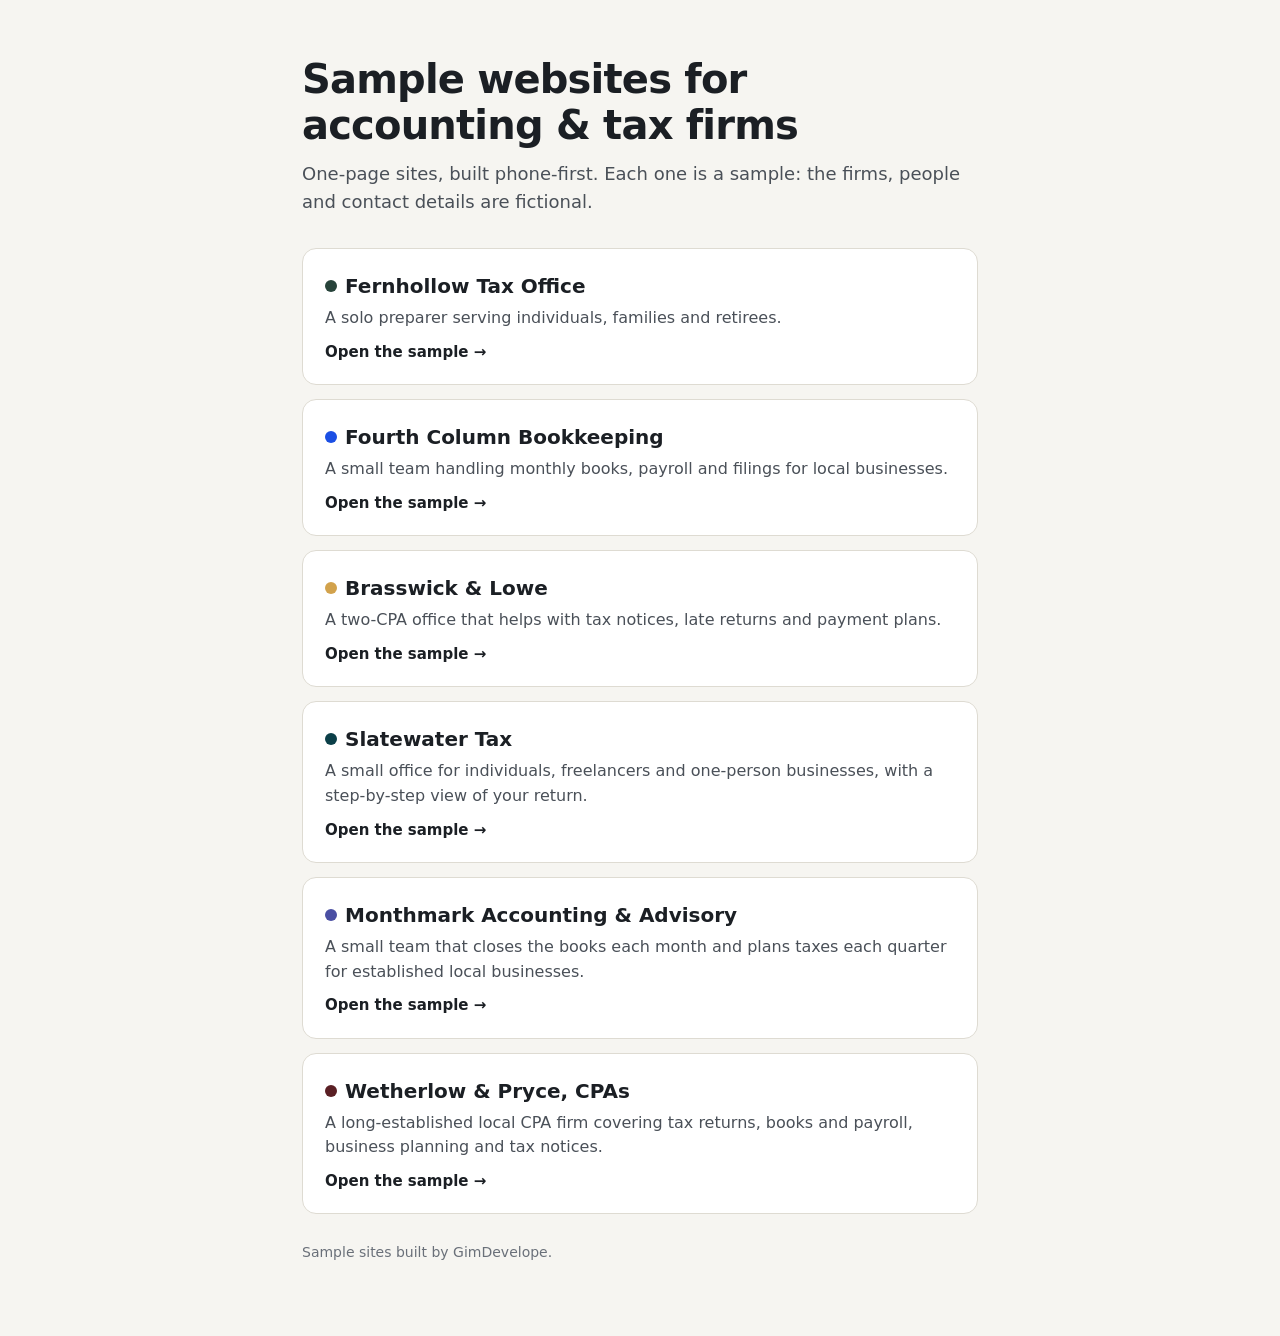
<file: index.html>
<!doctype html>
<html lang="en"><head><meta charset="utf-8"><meta name="viewport" content="width=device-width, initial-scale=1">
<meta name="robots" content="noindex,nofollow"><title>Sample websites for accounting &amp; tax firms</title>
<style>
*{box-sizing:border-box}body{margin:0;font-family:system-ui,-apple-system,"Segoe UI",Roboto,sans-serif;background:#f6f5f1;color:#1b1f24;line-height:1.55}
main{max-width:720px;margin:0 auto;padding:56px 22px 72px}h1{font-size:clamp(28px,6vw,40px);line-height:1.15;margin:0 0 12px;letter-spacing:-.02em}
p.lead{font-size:18px;color:#4a5058;margin:0 0 32px}a.card{display:block;text-decoration:none;color:inherit;background:#fff;border:1px solid #dedbd2;border-radius:14px;padding:22px 22px 20px;margin-bottom:14px}
a.card:hover,a.card:focus-visible{border-color:#1b1f24;outline:none}a.card b{display:block;font-size:20px;margin-bottom:4px}a.card span{color:#4a5058;font-size:16px}a.card i{display:block;margin-top:10px;font-style:normal;font-weight:600;font-size:15px}
.sw{display:inline-block;width:12px;height:12px;border-radius:50%;margin-right:8px;vertical-align:1px}footer{margin-top:28px;font-size:14px;color:#6a7079}
</style></head><body><main>
<h1>Sample websites for accounting &amp; tax firms</h1>
<p class="lead">One-page sites, built phone-first. Each one is a sample: the firms, people and contact details are fictional.</p>
<a class="card" href="fernhollow/"><b><span class="sw" style="background:#27433a"></span>Fernhollow Tax Office</b><span>A solo preparer serving individuals, families and retirees.</span><i>Open the sample &rarr;</i></a>
<a class="card" href="fourth-column/"><b><span class="sw" style="background:#1b4fe4"></span>Fourth Column Bookkeeping</b><span>A small team handling monthly books, payroll and filings for local businesses.</span><i>Open the sample &rarr;</i></a>
<a class="card" href="brasswick-lowe/"><b><span class="sw" style="background:#d2a24c"></span>Brasswick &amp; Lowe</b><span>A two-CPA office that helps with tax notices, late returns and payment plans.</span><i>Open the sample &rarr;</i></a>
<a class="card" href="slatewater-tax/"><b><span class="sw" style="background:#0b3f48"></span>Slatewater Tax</b><span>A small office for individuals, freelancers and one-person businesses, with a step-by-step view of your return.</span><i>Open the sample &rarr;</i></a>
<a class="card" href="monthmark/"><b><span class="sw" style="background:#4a4fa3"></span>Monthmark Accounting &amp; Advisory</b><span>A small team that closes the books each month and plans taxes each quarter for established local businesses.</span><i>Open the sample &rarr;</i></a>
<a class="card" href="wetherlow-pryce/"><b><span class="sw" style="background:#5a1f24"></span>Wetherlow &amp; Pryce, CPAs</b><span>A long-established local CPA firm covering tax returns, books and payroll, business planning and tax notices.</span><i>Open the sample &rarr;</i></a>
<footer>Sample sites built by GimDevelope.</footer>
</main></body></html>
</file>
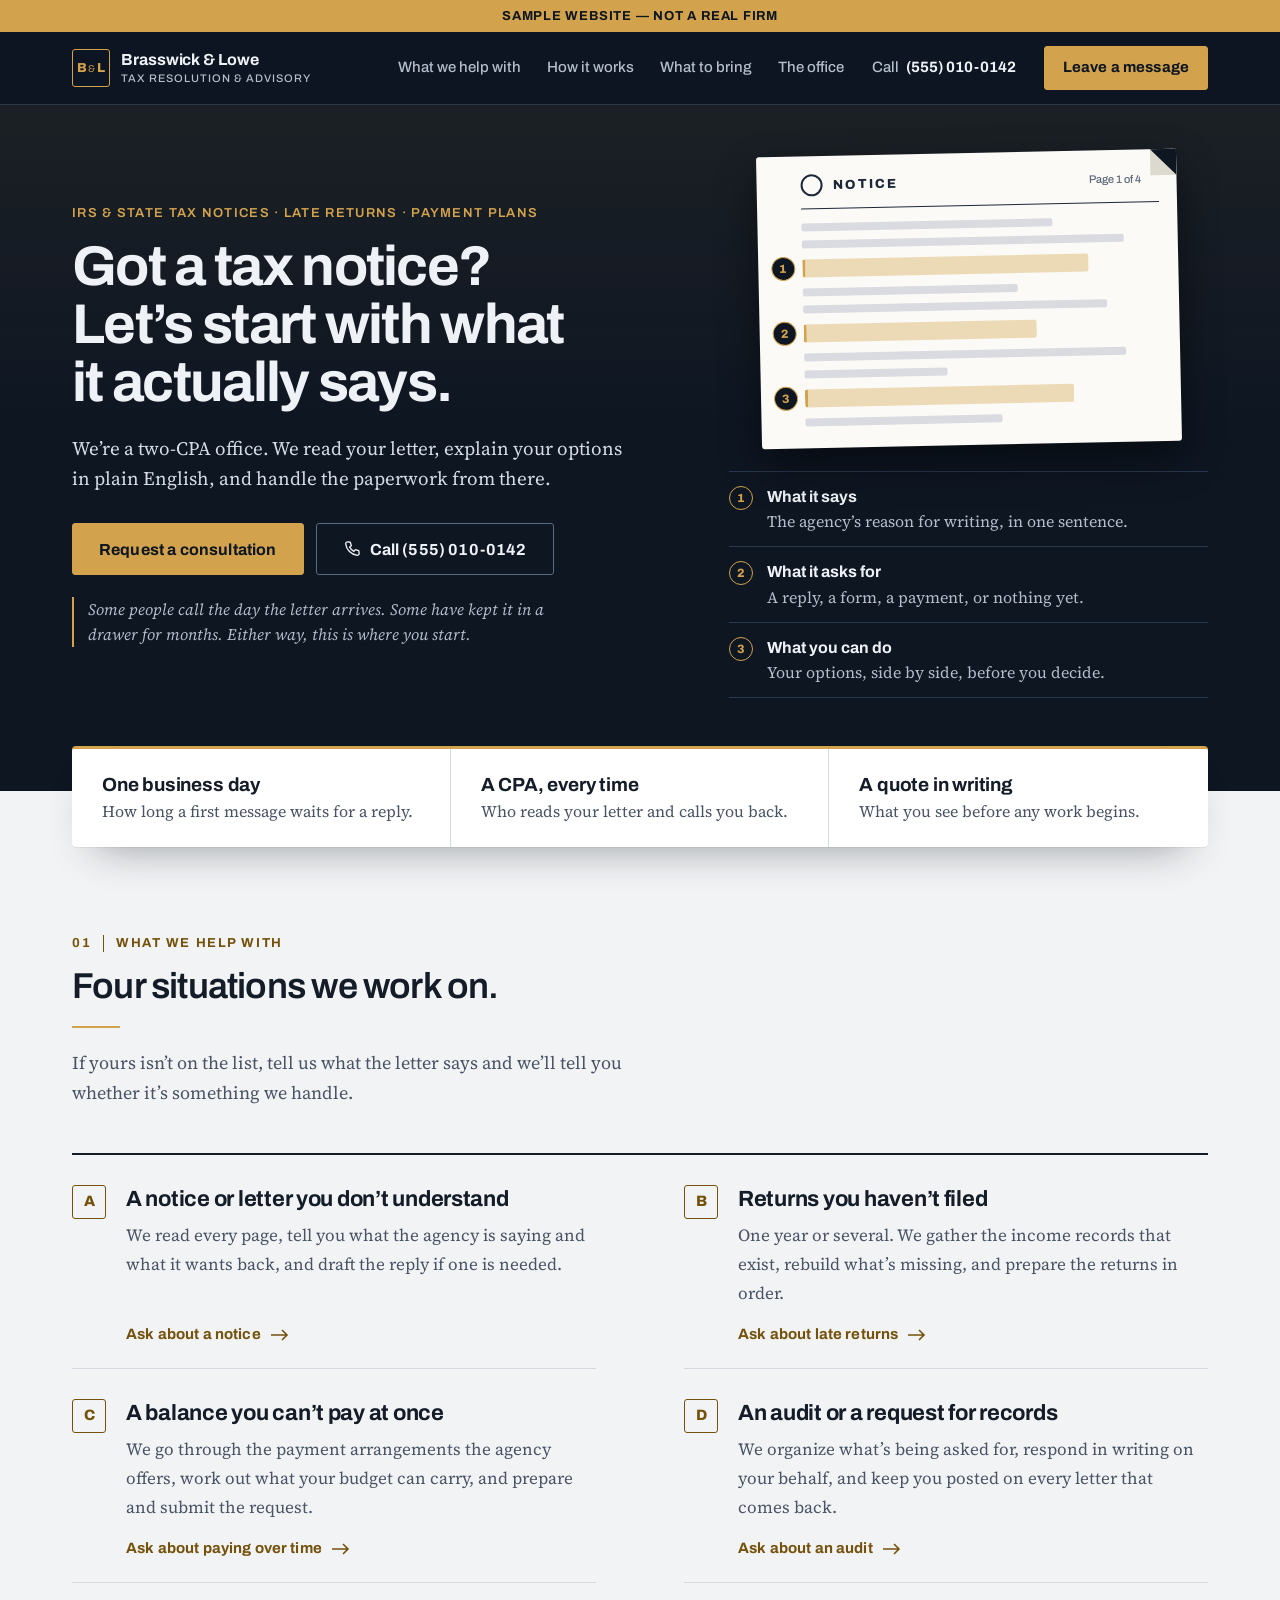
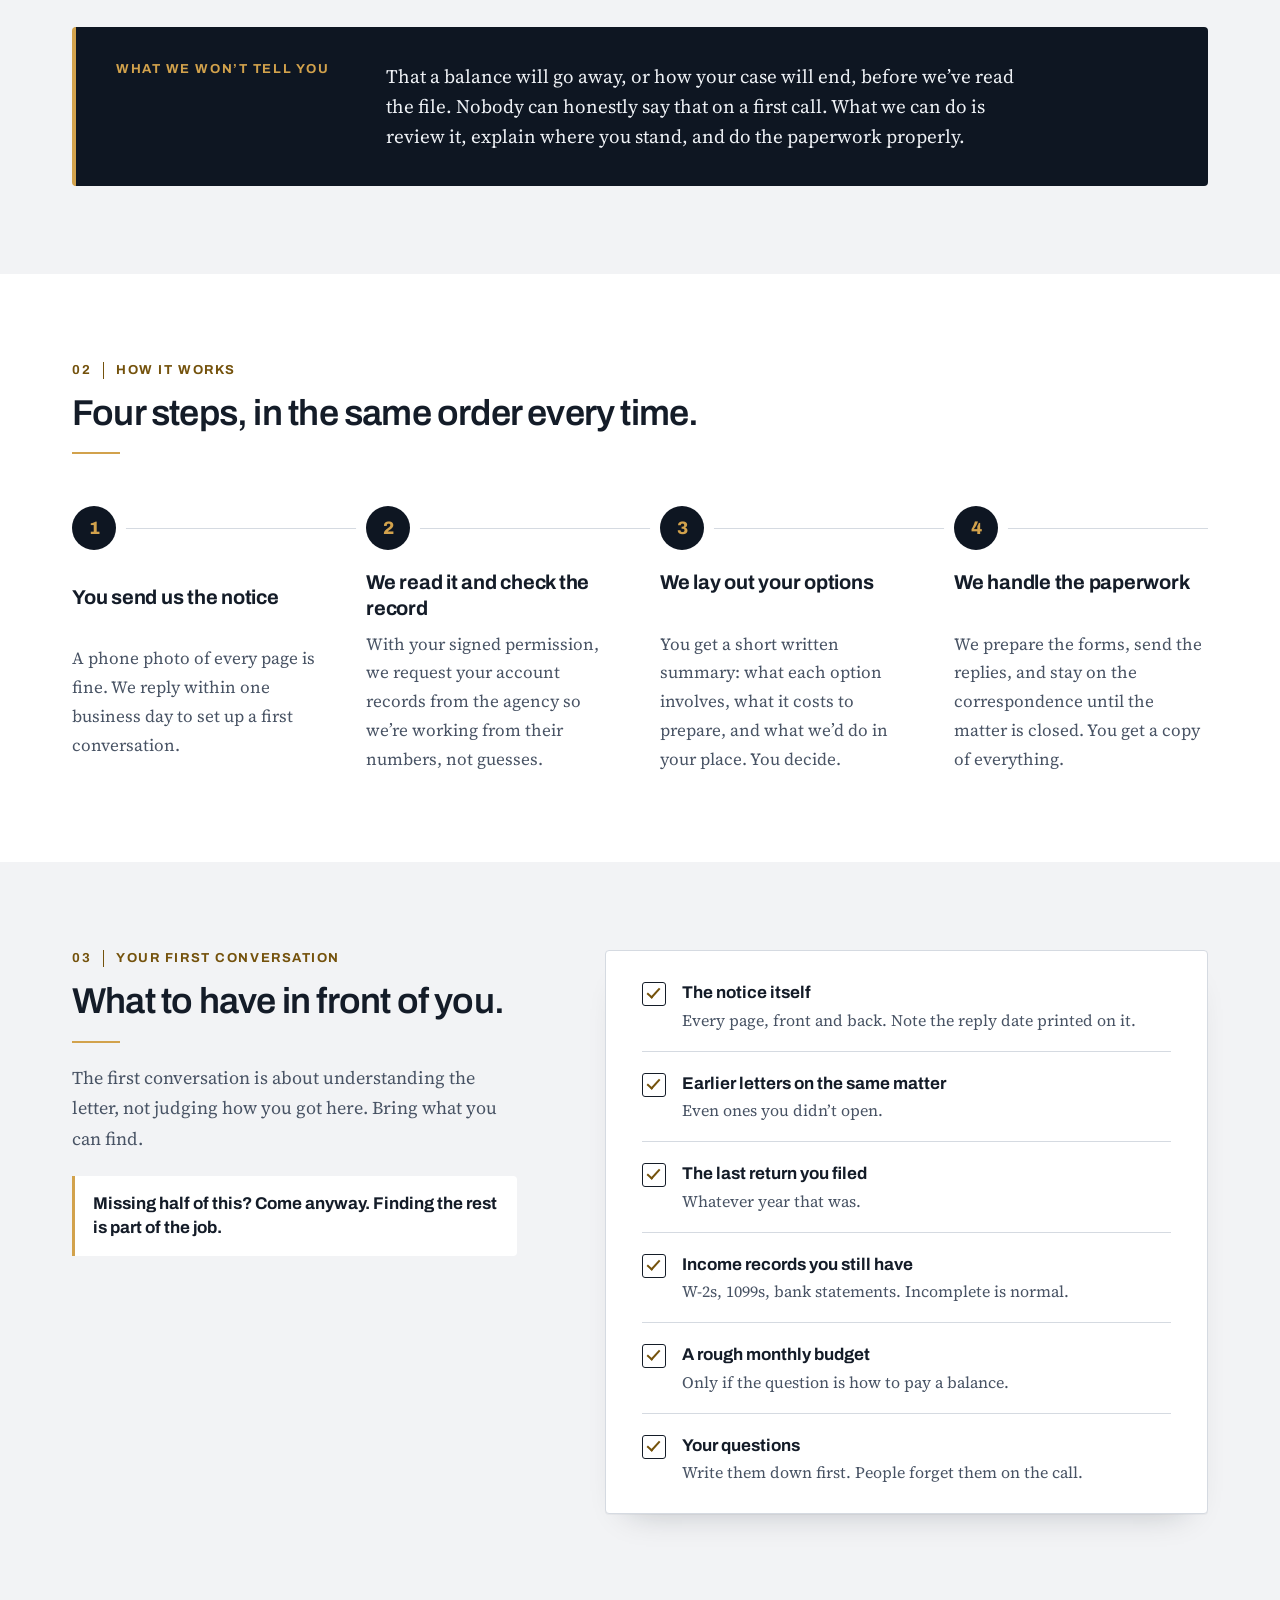
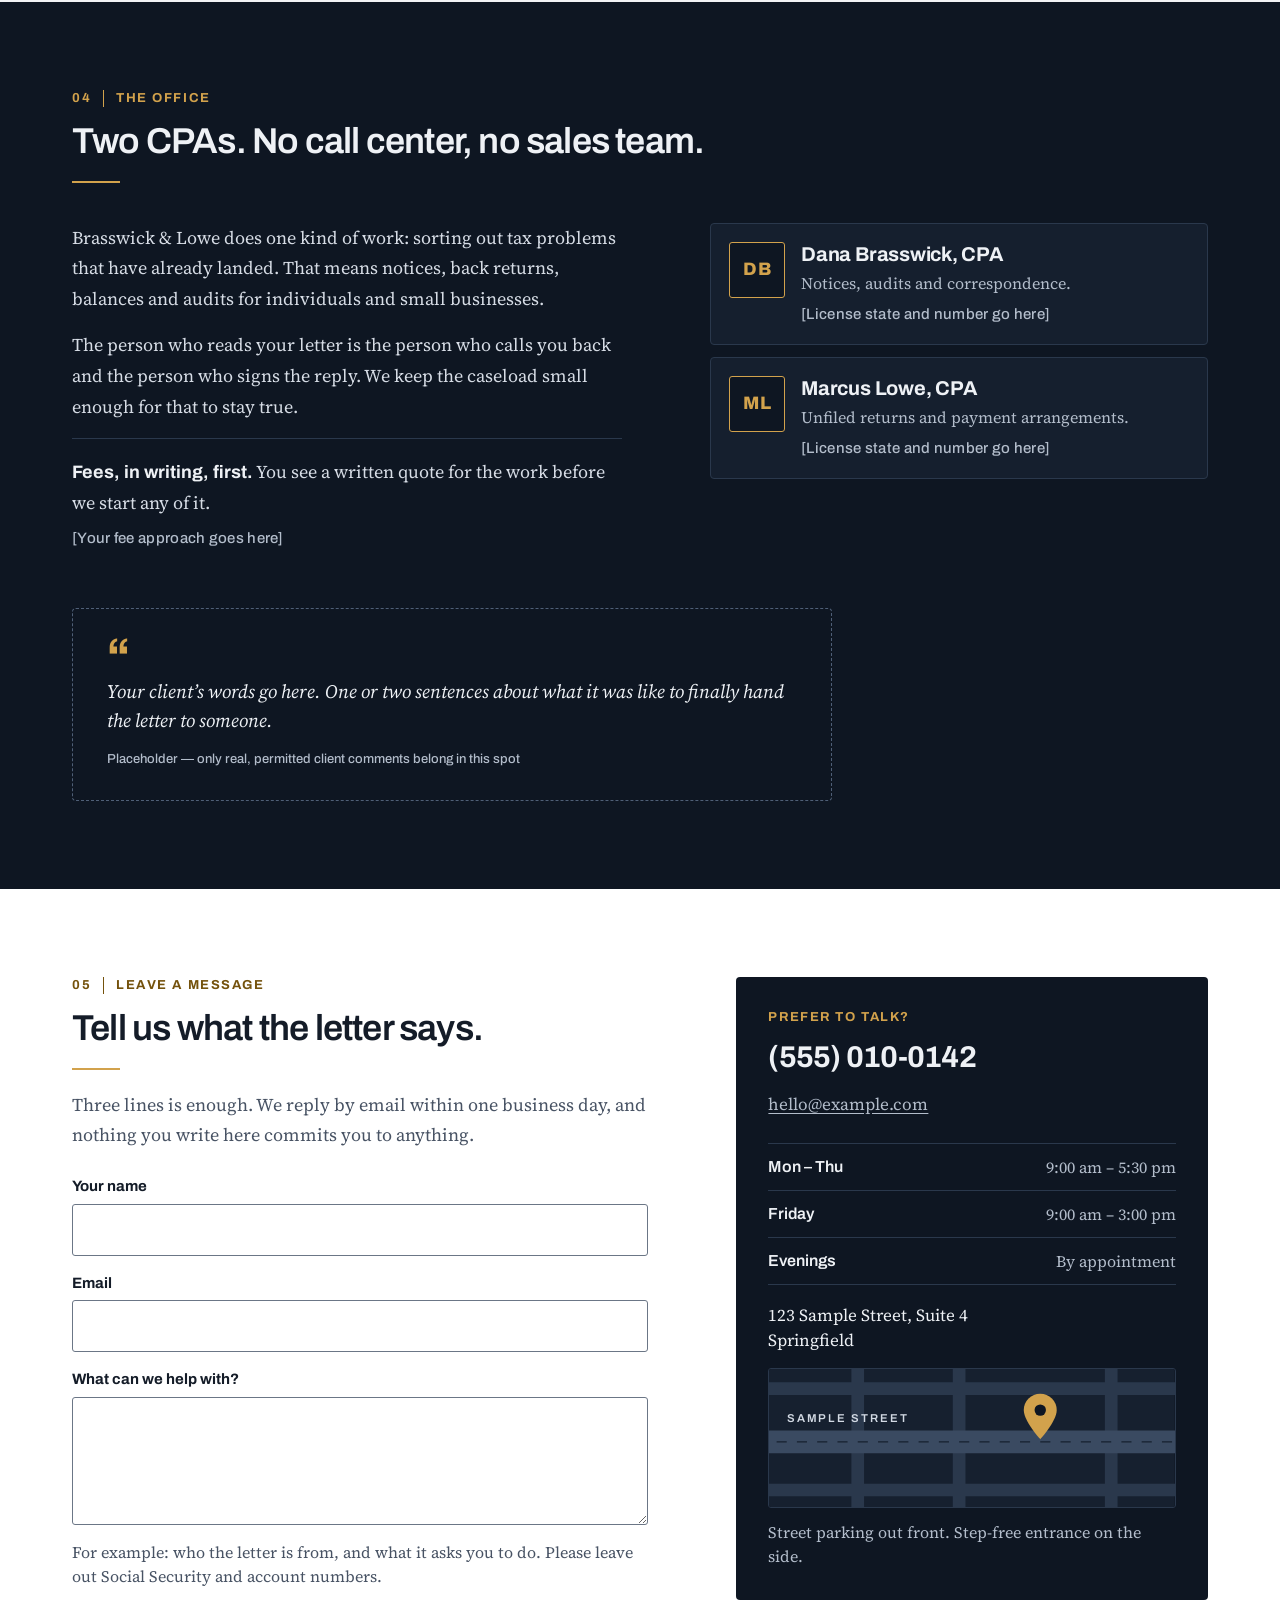
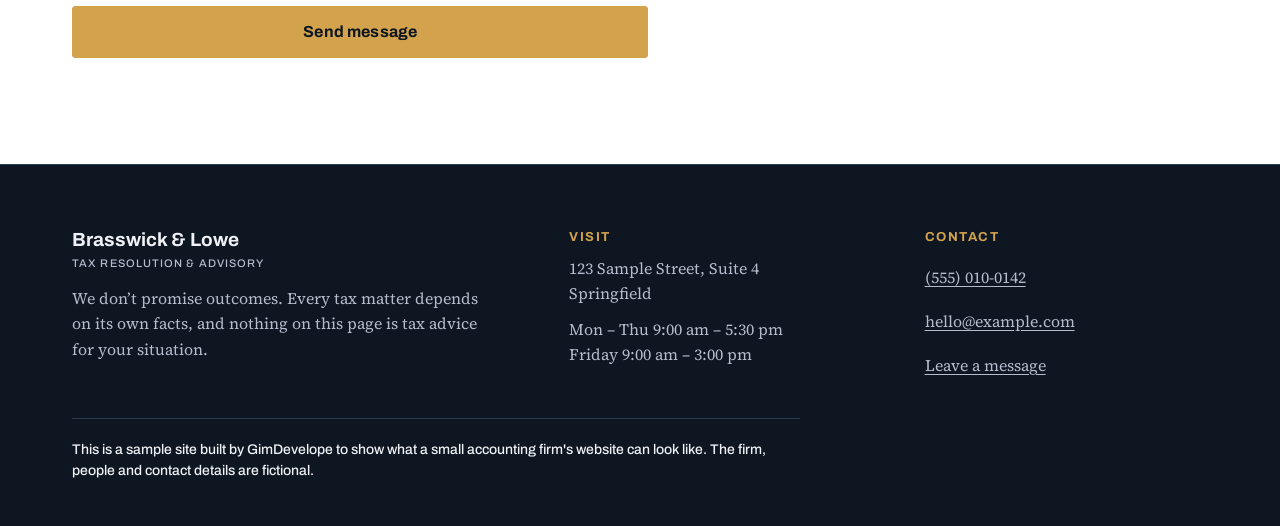
<file: brasswick-lowe/index.html>
<!doctype html>
<html lang="en">
<head>
<meta charset="utf-8">
<meta name="viewport" content="width=device-width,initial-scale=1">
<meta name="robots" content="noindex,nofollow">
<title>Brasswick &amp; Lowe — Tax Notices, Late Returns &amp; Payment Plans (sample website)</title>
<meta name="description" content="Sample website for a fictional two-CPA tax resolution office. Got a letter from the IRS or the state? We read it, explain your options, and handle the paperwork.">
<meta property="og:type" content="website">
<meta property="og:title" content="Brasswick &amp; Lowe — Tax Resolution &amp; Advisory (sample website)">
<meta property="og:description" content="Got a tax notice? Start by finding out what it actually says. A sample one-page site for a small tax resolution office — not a real firm.">
<meta property="og:site_name" content="Brasswick &amp; Lowe (sample)">
<meta name="theme-color" content="#0e1622">
<link rel="icon" href="data:image/svg+xml,%3Csvg xmlns='http://www.w3.org/2000/svg' viewBox='0 0 64 64'%3E%3Crect width='64' height='64' rx='10' fill='%230e1622'/%3E%3Crect x='7' y='7' width='50' height='50' rx='5' fill='none' stroke='%23d2a24c' stroke-width='3'/%3E%3Cpath d='M20 44V20h10a6 6 0 0 1 0 12H20m10 0a6 6 0 0 1 0 12H20M40 20v24h8' fill='none' stroke='%23d2a24c' stroke-width='4'/%3E%3C/svg%3E">
<link rel="preconnect" href="https://fonts.googleapis.com">
<link rel="preconnect" href="https://fonts.gstatic.com" crossorigin>
<link href="https://fonts.googleapis.com/css2?family=Archivo:wght@500;600;700;800&family=Source+Serif+4:ital,opsz,wght@0,8..60,400;1,8..60,400&display=swap" rel="stylesheet">
<link rel="stylesheet" href="style.css">
</head>
<body>
<p class="sample-strip" role="note">Sample website — not a real firm</p>
<a class="skip" href="#main">Skip to content</a>

<header class="site dark">
  <div class="wrap bar">
    <a class="brand" href="#top" aria-label="Brasswick and Lowe, home">
      <span class="mark" aria-hidden="true">B<i>&amp;</i>L</span>
      <span class="brand-text">Brasswick &amp; Lowe<small>Tax Resolution &amp; Advisory</small></span>
    </a>
    <nav class="top" aria-label="Sections">
      <a href="#help">What we help with</a>
      <a href="#steps">How it works</a>
      <a href="#bring">What to bring</a>
      <a href="#firm">The office</a>
    </nav>
    <a class="head-call" href="tel:+15550100142"><span class="hc-label">Call</span> (555) 010-0142</a>
    <a class="btn brass head-cta" href="#contact">Leave a message</a>
  </div>
</header>

<main id="main">

<!-- 1. Hero -->
<section class="hero dark" id="top">
  <div class="wrap hero-grid">
    <div class="hero-copy">
      <p class="eyebrow">IRS &amp; state tax notices · Late returns · Payment plans</p>
      <h1>Got a tax notice? Let&rsquo;s start with what it actually says.</h1>
      <p class="lead">We&rsquo;re a two-CPA office. We read your letter, explain your options in plain English, and handle the paperwork from there.</p>
      <div class="cta">
        <a class="btn brass" href="#contact">Request a consultation</a>
        <a class="btn line" href="tel:+15550100142"><svg aria-hidden="true" width="18" height="18" viewBox="0 0 24 24"><path d="M6.6 2.5 9.7 3l1.4 4.6-2.2 1.9a13 13 0 0 0 5.6 5.6l1.9-2.2 4.6 1.4.5 3.1a2.6 2.6 0 0 1-2.6 3A17.4 17.4 0 0 1 3.600 5.100 2.600 2.600 0 0 1 6.600 2.500Z" fill="none" stroke="currentColor" stroke-width="1.8" stroke-linejoin="round"/></svg>Call (555) 010-0142</a>
      </div>
      <p class="hero-note">Some people call the day the letter arrives. Some have kept it in a drawer for months. Either way, this is where you start.</p>
    </div>

    <div class="notice">
      <div class="sheet" aria-hidden="true">
        <div class="sheet-head"><span class="seal"></span><span class="sheet-title">Notice</span><span class="sheet-date">Page 1 of 4</span></div>
        <div class="ln w70"></div><div class="ln w90"></div>
        <div class="ln hl w80"><b>1</b></div>
        <div class="ln w60"></div><div class="ln w85"></div>
        <div class="ln hl w65"><b>2</b></div>
        <div class="ln w90"></div><div class="ln w40"></div>
        <div class="ln hl w75"><b>3</b></div>
        <div class="ln w55"></div>
      </div>
      <ol class="decode">
        <li><b>1</b><span><strong>What it says</strong>The agency&rsquo;s reason for writing, in one sentence.</span></li>
        <li><b>2</b><span><strong>What it asks for</strong>A reply, a form, a payment, or nothing yet.</span></li>
        <li><b>3</b><span><strong>What you can do</strong>Your options, side by side, before you decide.</span></li>
      </ol>
    </div>
  </div>
  <div class="wrap">
    <ul class="facts">
      <li><strong>One business day</strong><span>How long a first message waits for a reply.</span></li>
      <li><strong>A CPA, every time</strong><span>Who reads your letter and calls you back.</span></li>
      <li><strong>A quote in writing</strong><span>What you see before any work begins.</span></li>
    </ul>
  </div>
</section>

<!-- 2. What we help with -->
<section class="light after-facts" id="help">
  <div class="wrap">
    <p class="kicker"><span>01</span>What we help with</p>
    <h2>Four situations we work on.</h2>
    <p class="sub">If yours isn&rsquo;t on the list, tell us what the letter says and we&rsquo;ll tell you whether it&rsquo;s something we handle.</p>
    <ul class="cases" data-reveal>
      <li>
        <span class="case-n" aria-hidden="true">A</span>
        <h3>A notice or letter you don&rsquo;t understand</h3>
        <p>We read every page, tell you what the agency is saying and what it wants back, and draft the reply if one is needed.</p>
        <a class="more" href="#contact">Ask about a notice<svg aria-hidden="true" width="18" height="12" viewBox="0 0 18 12"><path d="M0 6h16M11 1l5 5-5 5" fill="none" stroke="currentColor" stroke-width="1.6"/></svg></a>
      </li>
      <li>
        <span class="case-n" aria-hidden="true">B</span>
        <h3>Returns you haven&rsquo;t filed</h3>
        <p>One year or several. We gather the income records that exist, rebuild what&rsquo;s missing, and prepare the returns in order.</p>
        <a class="more" href="#contact">Ask about late returns<svg aria-hidden="true" width="18" height="12" viewBox="0 0 18 12"><path d="M0 6h16M11 1l5 5-5 5" fill="none" stroke="currentColor" stroke-width="1.6"/></svg></a>
      </li>
      <li>
        <span class="case-n" aria-hidden="true">C</span>
        <h3>A balance you can&rsquo;t pay at once</h3>
        <p>We go through the payment arrangements the agency offers, work out what your budget can carry, and prepare and submit the request.</p>
        <a class="more" href="#contact">Ask about paying over time<svg aria-hidden="true" width="18" height="12" viewBox="0 0 18 12"><path d="M0 6h16M11 1l5 5-5 5" fill="none" stroke="currentColor" stroke-width="1.6"/></svg></a>
      </li>
      <li>
        <span class="case-n" aria-hidden="true">D</span>
        <h3>An audit or a request for records</h3>
        <p>We organize what&rsquo;s being asked for, respond in writing on your behalf, and keep you posted on every letter that comes back.</p>
        <a class="more" href="#contact">Ask about an audit<svg aria-hidden="true" width="18" height="12" viewBox="0 0 18 12"><path d="M0 6h16M11 1l5 5-5 5" fill="none" stroke="currentColor" stroke-width="1.6"/></svg></a>
      </li>
    </ul>
    <aside class="plain" aria-label="What we won't tell you">
      <h3>What we won&rsquo;t tell you</h3>
      <p>That a balance will go away, or how your case will end, before we&rsquo;ve read the file. Nobody can honestly say that on a first call. What we can do is review it, explain where you stand, and do the paperwork properly.</p>
    </aside>
  </div>
</section>

<!-- 3. How it works -->
<section class="white" id="steps">
  <div class="wrap">
    <p class="kicker"><span>02</span>How it works</p>
    <h2>Four steps, in the same order every time.</h2>
    <ol class="steps" data-reveal>
      <li>
        <span class="num" aria-hidden="true">1</span>
        <div><h3>You send us the notice</h3>
        <p>A phone photo of every page is fine. We reply within one business day to set up a first conversation.</p></div>
      </li>
      <li>
        <span class="num" aria-hidden="true">2</span>
        <div><h3>We read it and check the record</h3>
        <p>With your signed permission, we request your account records from the agency so we&rsquo;re working from their numbers, not guesses.</p></div>
      </li>
      <li>
        <span class="num" aria-hidden="true">3</span>
        <div><h3>We lay out your options</h3>
        <p>You get a short written summary: what each option involves, what it costs to prepare, and what we&rsquo;d do in your place. You decide.</p></div>
      </li>
      <li>
        <span class="num" aria-hidden="true">4</span>
        <div><h3>We handle the paperwork</h3>
        <p>We prepare the forms, send the replies, and stay on the correspondence until the matter is closed. You get a copy of everything.</p></div>
      </li>
    </ol>
  </div>
</section>

<!-- 4. What to bring -->
<section class="light" id="bring">
  <div class="wrap bring-grid">
    <div class="bring-intro">
      <p class="kicker"><span>03</span>Your first conversation</p>
      <h2>What to have in front of you.</h2>
      <p class="sub">The first conversation is about understanding the letter, not judging how you got here. Bring what you can find.</p>
      <p class="reassure">Missing half of this? Come anyway. Finding the rest is part of the job.</p>
    </div>
    <ul class="checklist" data-reveal>
      <li><span class="tick" aria-hidden="true"></span><div><strong>The notice itself</strong>Every page, front and back. Note the reply date printed on it.</div></li>
      <li><span class="tick" aria-hidden="true"></span><div><strong>Earlier letters on the same matter</strong>Even ones you didn&rsquo;t open.</div></li>
      <li><span class="tick" aria-hidden="true"></span><div><strong>The last return you filed</strong>Whatever year that was.</div></li>
      <li><span class="tick" aria-hidden="true"></span><div><strong>Income records you still have</strong>W-2s, 1099s, bank statements. Incomplete is normal.</div></li>
      <li><span class="tick" aria-hidden="true"></span><div><strong>A rough monthly budget</strong>Only if the question is how to pay a balance.</div></li>
      <li><span class="tick" aria-hidden="true"></span><div><strong>Your questions</strong>Write them down first. People forget them on the call.</div></li>
    </ul>
  </div>
</section>

<!-- 5. The office -->
<section class="dark" id="firm">
  <div class="wrap">
    <p class="kicker"><span>04</span>The office</p>
    <h2>Two CPAs. No call center, no sales team.</h2>
    <div class="firm-grid">
      <div class="firm-text">
        <p>Brasswick &amp; Lowe does one kind of work: sorting out tax problems that have already landed. That means notices, back returns, balances and audits for individuals and small businesses.</p>
        <p>The person who reads your letter is the person who calls you back and the person who signs the reply. We keep the caseload small enough for that to stay true.</p>
        <p class="fees"><strong>Fees, in writing, first.</strong> You see a written quote for the work before we start any of it. <span class="ph">[Your fee approach goes here]</span></p>
      </div>
      <ul class="people">
        <li>
          <span class="mono" aria-hidden="true">DB</span>
          <div><h3>Dana Brasswick, CPA</h3>
          <p>Notices, audits and correspondence.</p>
          <p class="ph">[License state and number go here]</p></div>
        </li>
        <li>
          <span class="mono" aria-hidden="true">ML</span>
          <div><h3>Marcus Lowe, CPA</h3>
          <p>Unfiled returns and payment arrangements.</p>
          <p class="ph">[License state and number go here]</p></div>
        </li>
      </ul>
    </div>
    <figure class="quote" data-reveal>
      <blockquote>Your client&rsquo;s words go here. One or two sentences about what it was like to finally hand the letter to someone.</blockquote>
      <figcaption>Placeholder — only real, permitted client comments belong in this spot</figcaption>
    </figure>
  </div>
</section>

<!-- 6. Contact -->
<section class="white" id="contact">
  <div class="wrap contact-grid">
    <div class="form-col">
      <p class="kicker"><span>05</span>Leave a message</p>
      <h2>Tell us what the letter says.</h2>
      <p class="sub">Three lines is enough. We reply by email within one business day, and nothing you write here commits you to anything.</p>
      <form id="inquiry" novalidate>
        <div class="field">
          <label for="f-name">Your name</label>
          <input id="f-name" name="name" type="text" autocomplete="name" required>
        </div>
        <div class="field">
          <label for="f-email">Email</label>
          <input id="f-email" name="email" type="email" autocomplete="email" inputmode="email" required>
        </div>
        <div class="field">
          <label for="f-msg">What can we help with?</label>
          <textarea id="f-msg" name="message" rows="4" required aria-describedby="f-hint"></textarea>
          <p class="hint" id="f-hint">For example: who the letter is from, and what it asks you to do. Please leave out Social Security and account numbers.</p>
        </div>
        <button class="btn brass wide" type="submit">Send message</button>
        <p class="form-status" id="form-status" role="status" aria-live="polite"></p>
      </form>
    </div>

    <div class="info-col">
      <div class="info-card">
        <h3>Prefer to talk?</h3>
        <a class="big-phone" href="tel:+15550100142">(555) 010-0142</a>
        <a class="mail" href="mailto:hello@example.com">hello@example.com</a>
        <dl class="hours">
          <div><dt>Mon – Thu</dt><dd>9:00 am – 5:30 pm</dd></div>
          <div><dt>Friday</dt><dd>9:00 am – 3:00 pm</dd></div>
          <div><dt>Evenings</dt><dd>By appointment</dd></div>
        </dl>
        <address>123 Sample Street, Suite 4<br>Springfield</address>
        <div class="map" role="img" aria-label="Simple street map sketch showing the office on Sample Street">
          <svg viewBox="0 0 320 150" preserveAspectRatio="xMidYMid slice" aria-hidden="true">
            <rect width="320" height="150" fill="#16202f"/>
            <g stroke="#2a384c" stroke-width="10" fill="none"><path d="M-10 36h340M-10 116h340M70-10v170M150-10v170M270-10v170"/></g>
            <path d="M-10 78h340" stroke="#3a4a61" stroke-width="18"/>
            <path d="M-10 78h340" stroke="#16202f" stroke-width="1" stroke-dasharray="8 8"/>
            <text x="14" y="62" font-family="Archivo,sans-serif" font-size="9" font-weight="600" letter-spacing="1.5" fill="#d3dae4">SAMPLE STREET</text>
            <g transform="translate(214 66)"><path d="M0-26a13 13 0 0 1 13 13c0 9-13 23-13 23s-13-14-13-23A13 13 0 0 1 0-26Z" fill="#d2a24c"/><circle cy="-13" r="4.500" fill="#0e1622"/></g>
          </svg>
        </div>
        <p class="park">Street parking out front. Step-free entrance on the side.</p>
      </div>
    </div>
  </div>
</section>
</main>

<footer class="dark foot">
  <div class="wrap">
    <div class="foot-grid">
      <div>
        <p class="foot-brand">Brasswick &amp; Lowe <span>Tax Resolution &amp; Advisory</span></p>
        <p class="foot-legal">We don&rsquo;t promise outcomes. Every tax matter depends on its own facts, and nothing on this page is tax advice for your situation.</p>
      </div>
      <div>
        <h2 class="foot-h">Visit</h2>
        <p class="foot-line">123 Sample Street, Suite 4<br>Springfield</p>
        <p class="foot-line">Mon – Thu 9:00 am – 5:30 pm<br>Friday 9:00 am – 3:00 pm</p>
      </div>
      <div>
        <h2 class="foot-h">Contact</h2>
        <p class="foot-line"><a href="tel:+15550100142">(555) 010-0142</a><br><a href="mailto:hello@example.com">hello@example.com</a><br><a href="#contact">Leave a message</a></p>
      </div>
    </div>
    <p class="disclaimer">This is a sample site built by GimDevelope to show what a small accounting firm's website can look like. The firm, people and contact details are fictional.</p>
  </div>
</footer>

<nav class="dock" aria-label="Quick contact">
  <a href="tel:+15550100142"><svg aria-hidden="true" width="18" height="18" viewBox="0 0 24 24"><path d="M6.6 2.5 9.7 3l1.4 4.6-2.2 1.9a13 13 0 0 0 5.6 5.6l1.9-2.2 4.6 1.4.5 3.1a2.6 2.6 0 0 1-2.6 3A17.4 17.4 0 0 1 3.600 5.100 2.600 2.600 0 0 1 6.600 2.500Z" fill="none" stroke="currentColor" stroke-width="1.8" stroke-linejoin="round"/></svg>Call</a>
  <a class="dock-main" href="#contact"><svg aria-hidden="true" width="18" height="18" viewBox="0 0 24 24"><path d="M3.500 5.500h17v11.500H9.500L5 20.500V17H3.500Z" fill="none" stroke="currentColor" stroke-width="1.8" stroke-linejoin="round"/></svg>Message</a>
</nav>

<script src="site.js"></script>
</body>
</html>
</file>
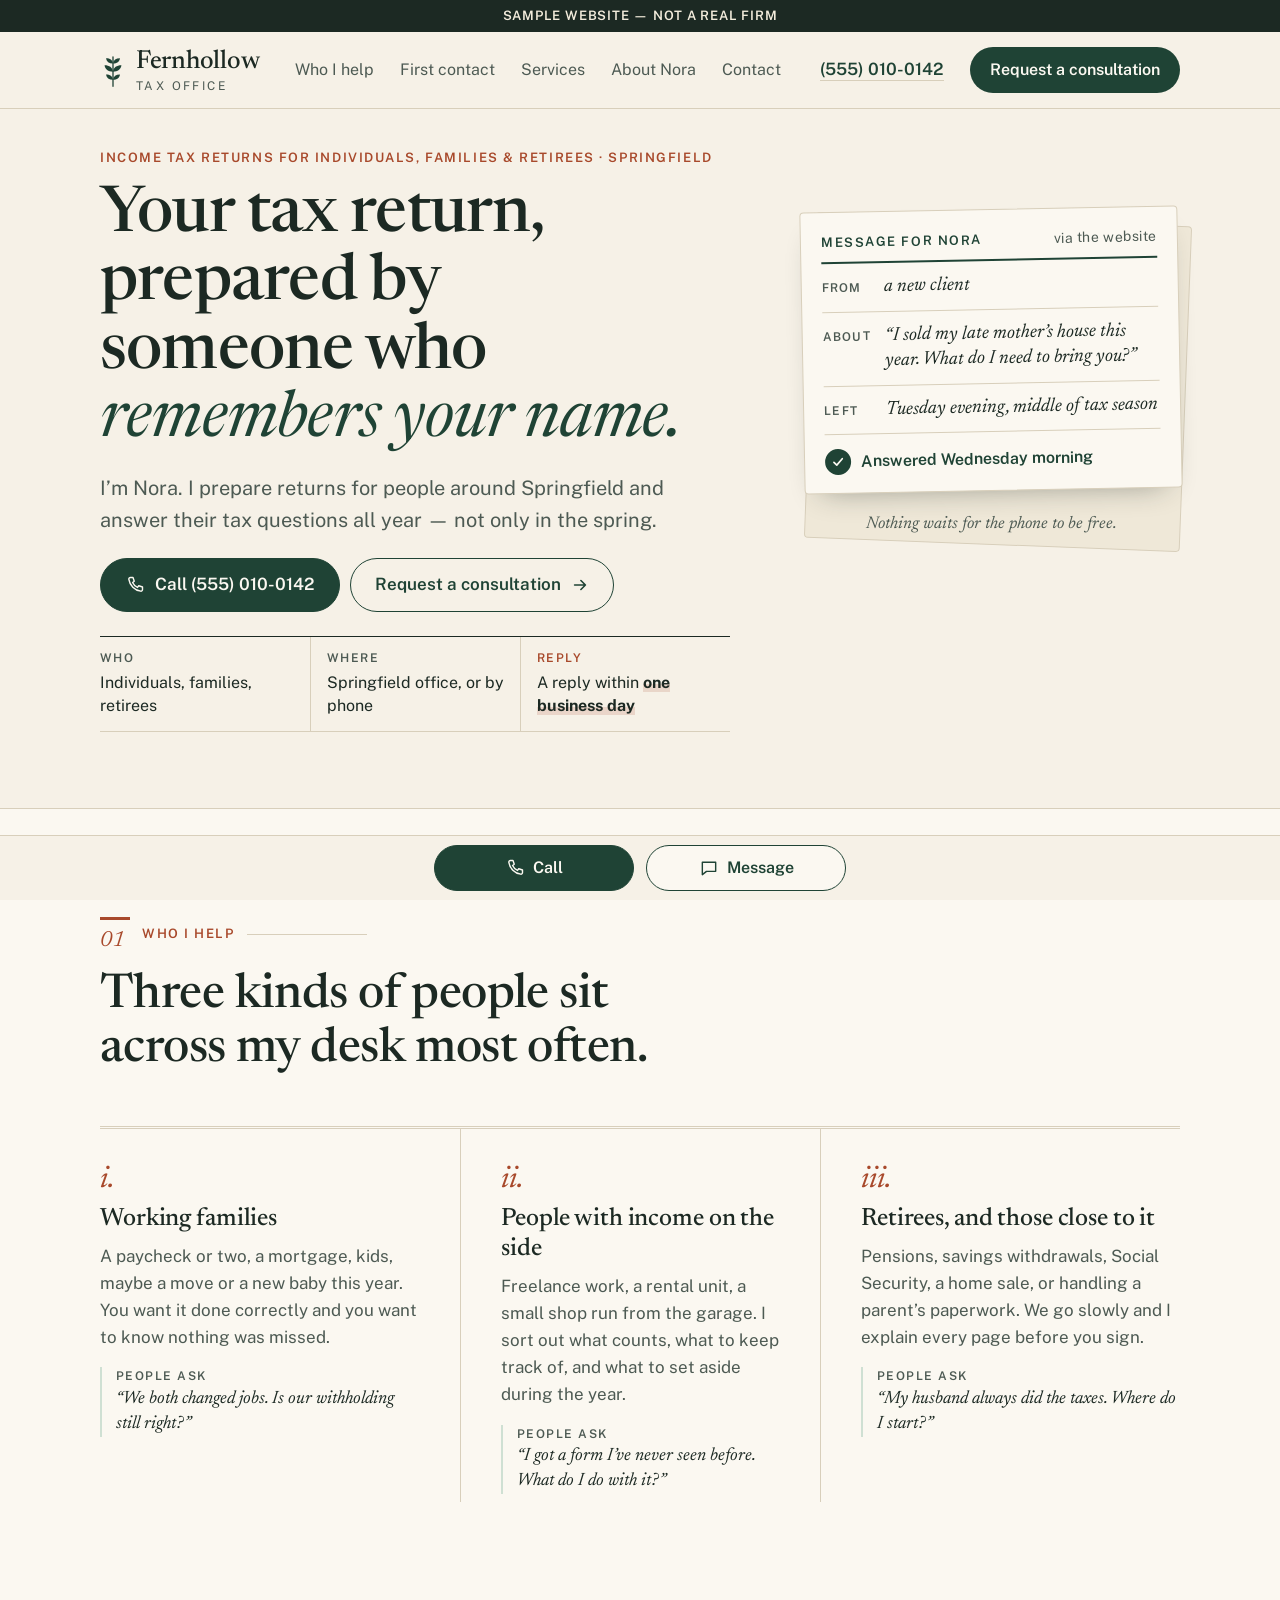
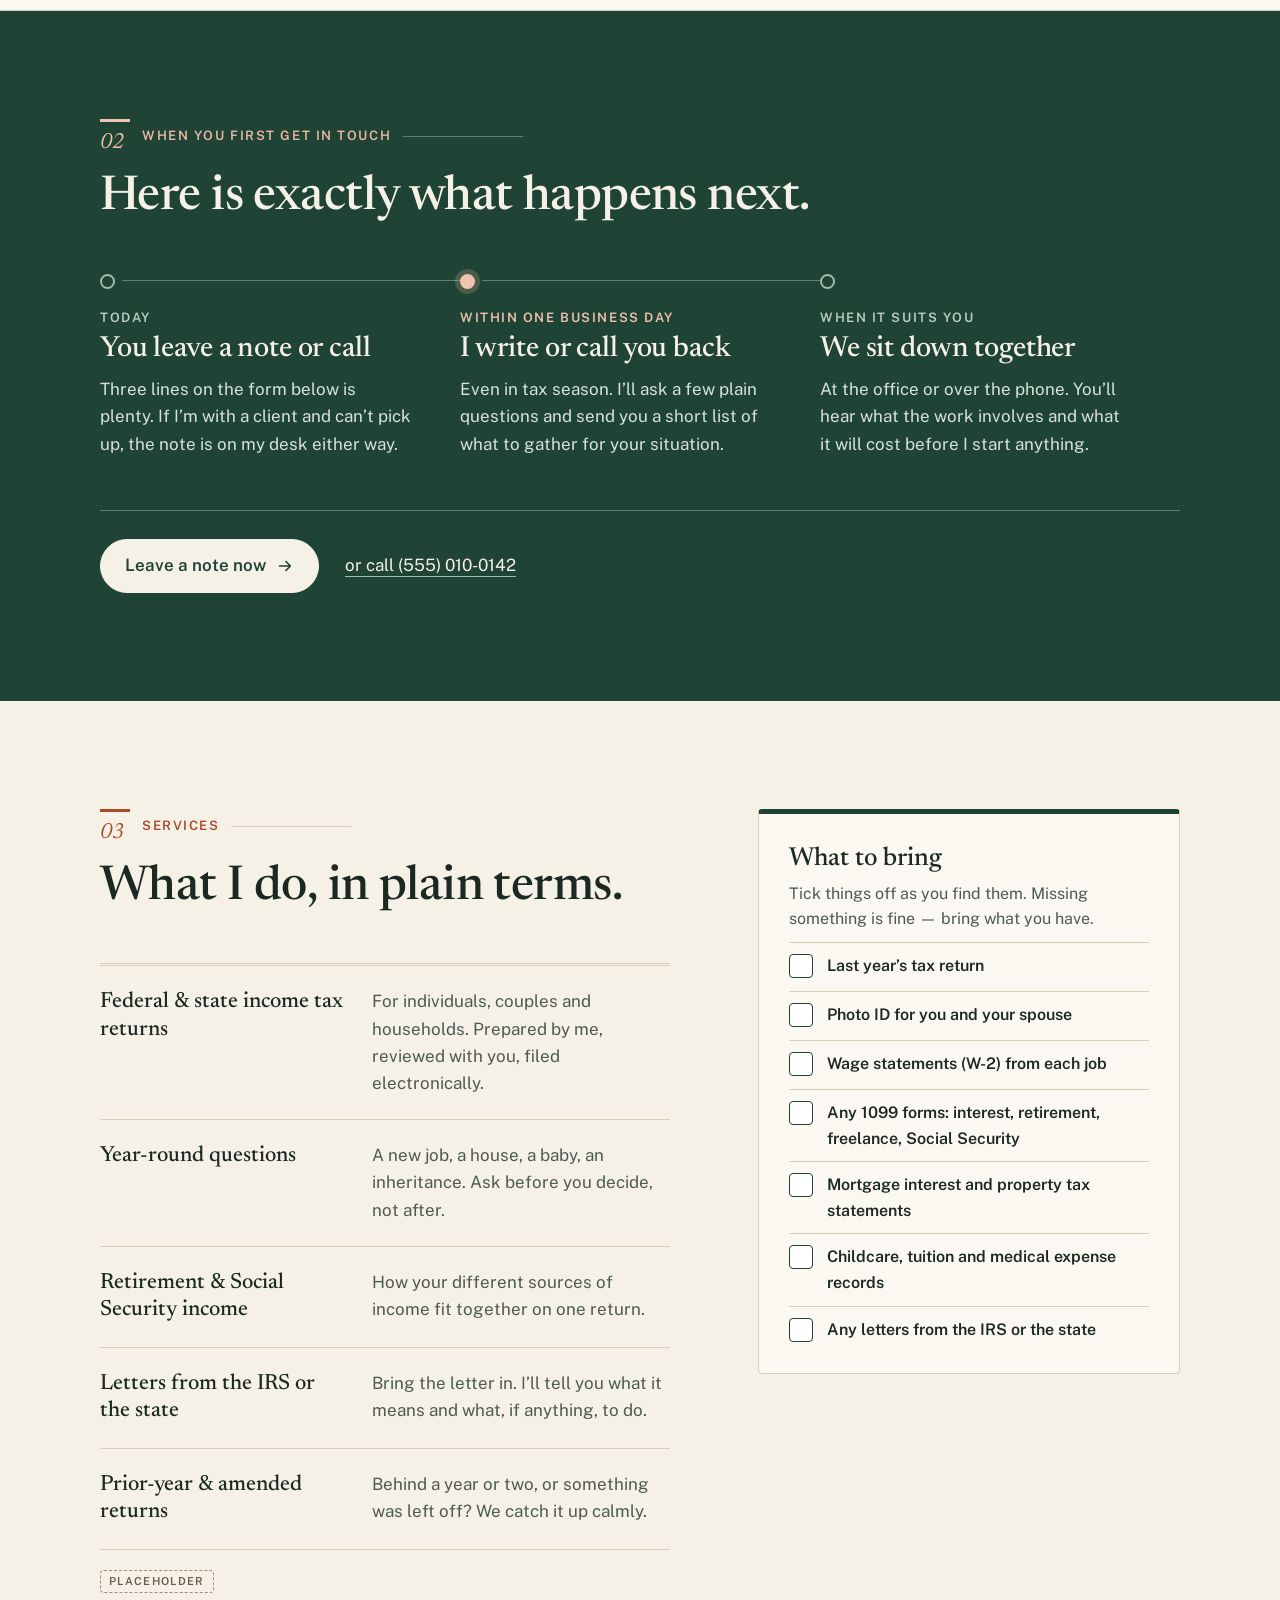
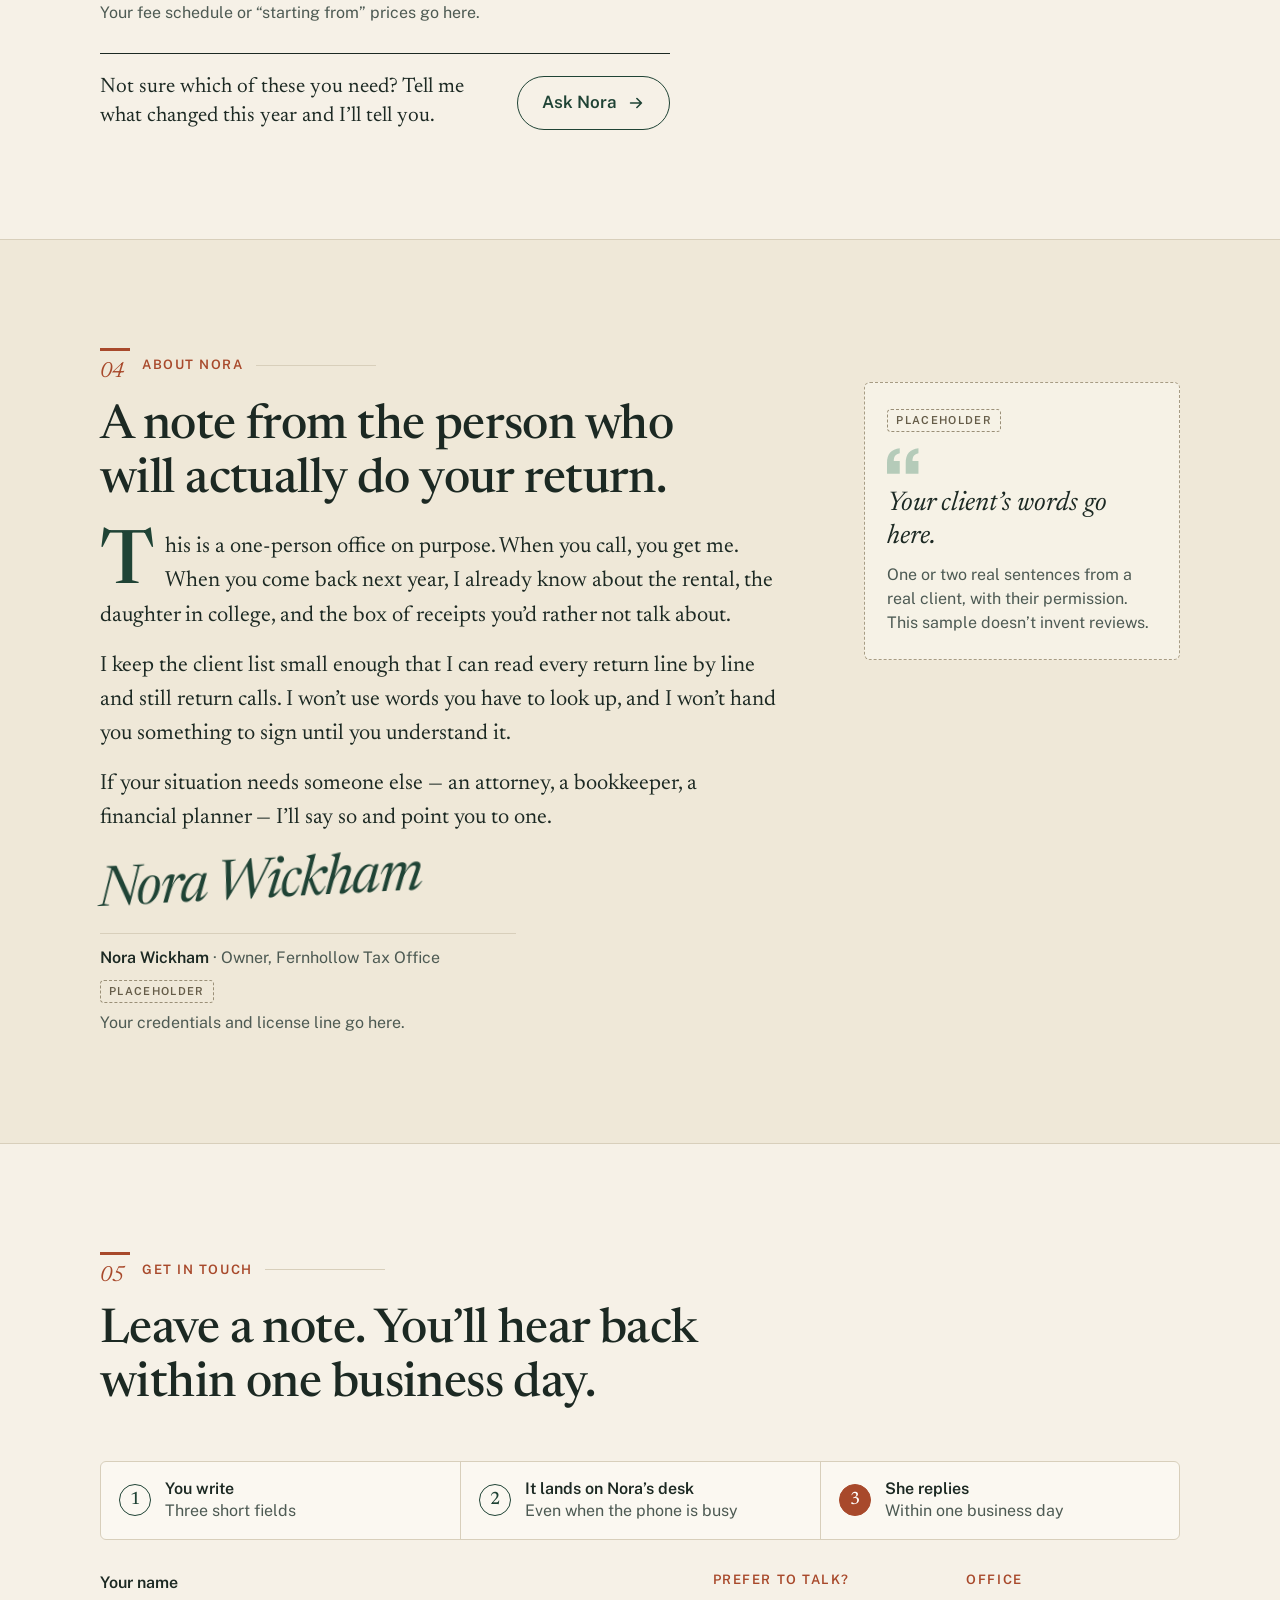
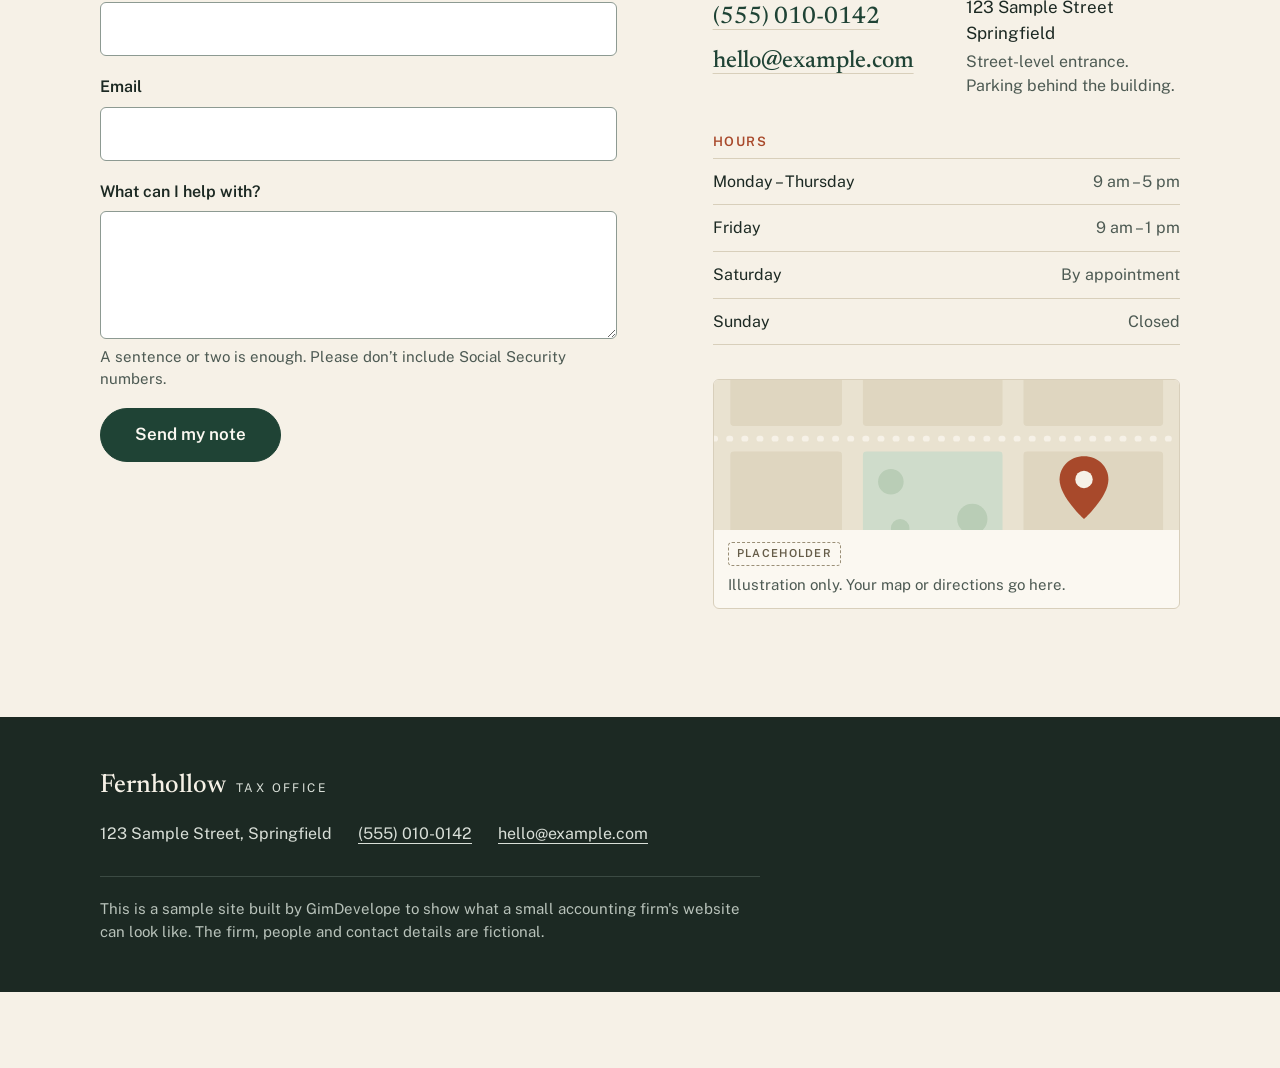
<file: fernhollow/index.html>
<!doctype html>
<html lang="en">
<head>
<meta charset="utf-8">
<meta name="viewport" content="width=device-width,initial-scale=1">
<meta name="robots" content="noindex,nofollow">
<title>Fernhollow Tax Office — sample website (not a real firm)</title>
<meta name="description" content="Sample website for a one-person neighborhood tax office: income tax returns for individuals, families and retirees, with a contact form that gets a reply within one business day. Not a real firm.">
<meta property="og:type" content="website">
<meta property="og:title" content="Fernhollow Tax Office — sample website">
<meta property="og:description" content="A sample one-page website for a solo neighborhood tax preparer. The firm, people and contact details are fictional.">
<meta property="og:site_name" content="Fernhollow Tax Office (sample)">
<meta name="theme-color" content="#1f4335">
<link rel="icon" href="data:image/svg+xml,%3Csvg xmlns='http://www.w3.org/2000/svg' viewBox='0 0 64 64'%3E%3Crect width='64' height='64' rx='14' fill='%231f4335'/%3E%3Cpath d='M32 52V14' stroke='%23f6f1e7' stroke-width='3' stroke-linecap='round'/%3E%3Cpath d='M32 24c-7 0-11-3-12-9 7 0 11 3 12 9zm0 0c7 0 11-3 12-9-7 0-11 3-12 9zm0 12c-8 0-13-3-14-10 8 0 13 3 14 10zm0 0c8 0 13-3 14-10-8 0-13 3-14 10zm0 11c-7 0-11-3-12-9 7 0 11 3 12 9zm0 0c7 0 11-3 12-9-7 0-11 3-12 9z' fill='%23f6f1e7'/%3E%3C/svg%3E">
<link rel="preconnect" href="https://fonts.googleapis.com">
<link rel="preconnect" href="https://fonts.gstatic.com" crossorigin>
<link href="https://fonts.googleapis.com/css2?family=Newsreader:ital,opsz,wght@0,6..72,400;0,6..72,500;1,6..72,400&family=Public+Sans:wght@400;600&display=swap" rel="stylesheet">
<link rel="stylesheet" href="style.css">
</head>
<body>
<a class="skip" href="#main">Skip to content</a>
<p class="sample-strip" role="note">Sample website — not a real firm</p>

<header class="site">
  <div class="wrap site-in">
    <a class="brand" href="#top" aria-label="Fernhollow Tax Office, home">
      <svg viewBox="0 0 32 44" width="26" height="36" aria-hidden="true"><path d="M16 42V6" fill="none" stroke="currentColor" stroke-width="1.6" stroke-linecap="round"/><path d="M16 14c-5 0-8-2.200-8.600-6.600C12.400 7.400 15.400 9.600 16 14zm0 0c5 0 8-2.200 8.600-6.600C19.600 7.400 16.600 9.600 16 14zm0 10c-6 0-9.600-2.600-10.400-7.800C11.600 16.200 15.200 18.800 16 24zm0 0c6 0 9.600-2.600 10.400-7.800C20.400 16.200 16.800 18.800 16 24zm0 10c-5 0-8-2.200-8.600-6.600C12.400 27.400 15.400 29.600 16 34zm0 0c5 0 8-2.200 8.600-6.600C19.600 27.400 16.600 29.600 16 34z" fill="currentColor"/></svg>
      <span class="brand-txt"><b>Fernhollow</b><i>Tax Office</i></span>
    </a>
    <nav class="top" aria-label="Sections">
      <a href="#who">Who I help</a>
      <a href="#first">First contact</a>
      <a href="#services">Services</a>
      <a href="#nora">About Nora</a>
      <a href="#contact">Contact</a>
    </nav>
    <div class="head-act"><a class="head-call" href="tel:+15550100142"><span class="vh">Call </span>(555) 010-0142</a><a class="head-cta" href="#contact">Request a consultation</a></div>
  </div>
</header>

<main id="main">
<span id="top"></span>

<!-- 1 · HERO -->
<section class="hero">
  <div class="wrap hero-in">
    <div class="hero-copy">
      <p class="eyebrow">Income tax returns for individuals, families &amp; retirees · Springfield</p>
      <h1>Your tax return, prepared by someone who <em>remembers your name.</em></h1>
      <p class="lead">I&rsquo;m Nora. I prepare returns for people around Springfield and answer their tax questions all year&nbsp;&mdash; not only in the spring.</p>
      <div class="cta">
        <a class="btn solid" href="tel:+15550100142">
          <svg viewBox="0 0 24 24" width="20" height="20" aria-hidden="true"><path d="M6.600 3h3l1.500 4.500-2 1.500a12 12 0 0 0 5.900 5.900l1.500-2 4.500 1.500v3a2 2 0 0 1-2.200 2A17 17 0 0 1 4.600 5.200 2 2 0 0 1 6.600 3z" fill="none" stroke="currentColor" stroke-width="1.700" stroke-linejoin="round"/></svg>
          Call (555) 010-0142</a>
        <a class="btn line" href="#contact">Request a consultation<svg class="arw" viewBox="0 0 20 20" width="18" height="18" aria-hidden="true"><path d="M4 10h12m-5-5 5 5-5 5" fill="none" stroke="currentColor" stroke-width="1.800" stroke-linecap="round" stroke-linejoin="round"/></svg></a>
      </div>
      <dl class="facts">
        <div><dt>Who</dt><dd>Individuals, families, retirees</dd></div>
        <div><dt>Where</dt><dd>Springfield office, or by phone</dd></div>
        <div class="key"><dt>Reply</dt><dd>A reply within <b>one business day</b></dd></div>
      </dl>
    </div>

    <figure class="slip" aria-label="Illustration: a message slip showing how a note left on the website is handled">
      <div class="slip-paper">
        <p class="slip-head"><span>Message for Nora</span><span class="slip-no">via the website</span></p>
        <dl>
          <div><dt>From</dt><dd class="hand">a new client</dd></div>
          <div><dt>About</dt><dd class="hand">&ldquo;I sold my late mother&rsquo;s house this year. What do I need to bring you?&rdquo;</dd></div>
          <div><dt>Left</dt><dd class="hand">Tuesday evening, middle of tax season</dd></div>
        </dl>
        <p class="slip-foot"><span class="tick" aria-hidden="true"><svg viewBox="0 0 20 20" width="14" height="14"><path d="M4 10.500l4 4 8-9" fill="none" stroke="currentColor" stroke-width="2.400" stroke-linecap="round" stroke-linejoin="round"/></svg></span>Answered Wednesday morning</p>
      </div>
      <figcaption>Nothing waits for the phone to be free.</figcaption>
    </figure>
  </div>
</section>

<!-- 2 · WHO I HELP -->
<section id="who" class="who">
  <div class="wrap">
    <header class="sec-head">
      <p class="eyebrow lbl"><span class="no" aria-hidden="true">01</span>Who I help</p>
      <h2>Three kinds of people sit across my desk most often.</h2>
    </header>
    <ol class="cases">
      <li>
        <span class="num" aria-hidden="true">i.</span>
        <h3>Working families</h3>
        <p>A paycheck or two, a mortgage, kids, maybe a move or a new baby this year. You want it done correctly and you want to know nothing was missed.</p>
        <p class="asks"><span>People ask</span>&ldquo;We both changed jobs. Is our withholding still right?&rdquo;</p>
      </li>
      <li>
        <span class="num" aria-hidden="true">ii.</span>
        <h3>People with income on the side</h3>
        <p>Freelance work, a rental unit, a small shop run from the garage. I sort out what counts, what to keep track of, and what to set aside during the year.</p>
        <p class="asks"><span>People ask</span>&ldquo;I got a form I&rsquo;ve never seen before. What do I do with it?&rdquo;</p>
      </li>
      <li>
        <span class="num" aria-hidden="true">iii.</span>
        <h3>Retirees, and those close to it</h3>
        <p>Pensions, savings withdrawals, Social Security, a home sale, or handling a parent&rsquo;s paperwork. We go slowly and I explain every page before you sign.</p>
        <p class="asks"><span>People ask</span>&ldquo;My husband always did the taxes. Where do I start?&rdquo;</p>
      </li>
    </ol>
  </div>
</section>

<!-- 3 · FIRST CONTACT -->
<section id="first" class="first">
  <div class="wrap">
    <header class="sec-head">
      <p class="eyebrow lbl"><span class="no" aria-hidden="true">02</span>When you first get in touch</p>
      <h2>Here is exactly what happens next.</h2>
    </header>
    <ol class="steps">
      <li>
        <p class="when">Today</p>
        <h3>You leave a note or call</h3>
        <p>Three lines on the form below is plenty. If I&rsquo;m with a client and can&rsquo;t pick up, the note is on my desk either way.</p>
      </li>
      <li class="key">
        <p class="when">Within one business day</p>
        <h3>I write or call you back</h3>
        <p>Even in tax season. I&rsquo;ll ask a few plain questions and send you a short list of what to gather for your situation.</p>
      </li>
      <li>
        <p class="when">When it suits you</p>
        <h3>We sit down together</h3>
        <p>At the office or over the phone. You&rsquo;ll hear what the work involves and what it will cost before I start anything.</p>
      </li>
    </ol>
    <p class="band-cta"><a class="btn light" href="#contact">Leave a note now<svg class="arw" viewBox="0 0 20 20" width="18" height="18" aria-hidden="true"><path d="M4 10h12m-5-5 5 5-5 5" fill="none" stroke="currentColor" stroke-width="1.800" stroke-linecap="round" stroke-linejoin="round"/></svg></a><a class="band-call" href="tel:+15550100142">or call (555) 010-0142</a></p>
  </div>
</section>

<!-- 4 · SERVICES + WHAT TO BRING -->
<section id="services" class="services">
  <div class="wrap serv-in">
    <div class="serv-list">
      <header class="sec-head">
        <p class="eyebrow lbl"><span class="no" aria-hidden="true">03</span>Services</p>
        <h2>What I do, in plain terms.</h2>
      </header>
      <dl class="ledger">
        <div><dt>Federal &amp; state income tax returns</dt><dd>For individuals, couples and households. Prepared by me, reviewed with you, filed electronically.</dd></div>
        <div><dt>Year-round questions</dt><dd>A new job, a house, a baby, an inheritance. Ask before you decide, not after.</dd></div>
        <div><dt>Retirement &amp; Social Security income</dt><dd>How your different sources of income fit together on one return.</dd></div>
        <div><dt>Letters from the IRS or the state</dt><dd>Bring the letter in. I&rsquo;ll tell you what it means and what, if anything, to do.</dd></div>
        <div><dt>Prior-year &amp; amended returns</dt><dd>Behind a year or two, or something was left off? We catch it up calmly.</dd></div>
      </dl>
      <p class="ph-line"><span class="ph-tag">Placeholder</span>Your fee schedule or &ldquo;starting from&rdquo; prices go here.</p>
      <div class="ask">
        <p>Not sure which of these you need? Tell me what changed this year and I&rsquo;ll tell you.</p>
        <a class="btn line" href="#contact">Ask Nora<svg class="arw" viewBox="0 0 20 20" width="18" height="18" aria-hidden="true"><path d="M4 10h12m-5-5 5 5-5 5" fill="none" stroke="currentColor" stroke-width="1.800" stroke-linecap="round" stroke-linejoin="round"/></svg></a>
      </div>
    </div>

    <aside class="bring" aria-labelledby="bring-h">
      <h3 id="bring-h">What to bring</h3>
      <p class="bring-sub">Tick things off as you find them. Missing something is fine&nbsp;&mdash; bring what you have.</p>
      <ul>
        <li><label><input type="checkbox"><span>Last year&rsquo;s tax return</span></label></li>
        <li><label><input type="checkbox"><span>Photo ID for you and your spouse</span></label></li>
        <li><label><input type="checkbox"><span>Wage statements (W-2) from each job</span></label></li>
        <li><label><input type="checkbox"><span>Any 1099 forms: interest, retirement, freelance, Social Security</span></label></li>
        <li><label><input type="checkbox"><span>Mortgage interest and property tax statements</span></label></li>
        <li><label><input type="checkbox"><span>Childcare, tuition and medical expense records</span></label></li>
        <li><label><input type="checkbox"><span>Any letters from the IRS or the state</span></label></li>
      </ul>
    </aside>
  </div>
</section>

<!-- 5 · ABOUT -->
<section id="nora" class="about">
  <div class="wrap about-in">
    <article class="letter">
      <p class="eyebrow lbl"><span class="no" aria-hidden="true">04</span>About Nora</p>
      <h2>A note from the person who will actually do your return.</h2>
      <p class="drop">This is a one-person office on purpose. When you call, you get me. When you come back next year, I already know about the rental, the daughter in college, and the box of receipts you&rsquo;d rather not talk about.</p>
      <p>I keep the client list small enough that I can read every return line by line and still return calls. I won&rsquo;t use words you have to look up, and I won&rsquo;t hand you something to sign until you understand it.</p>
      <p>If your situation needs someone else&nbsp;&mdash; an attorney, a bookkeeper, a financial planner&nbsp;&mdash; I&rsquo;ll say so and point you to one.</p>
      <p class="sign" aria-hidden="true">Nora Wickham</p>
      <p class="sign-name">Nora Wickham <span>· Owner, Fernhollow Tax Office</span></p>
      <p class="ph-line"><span class="ph-tag">Placeholder</span>Your credentials and license line go here.</p>
    </article>

    <aside class="card-ph" aria-label="Placeholder for a client quote">
      <span class="ph-tag">Placeholder</span>
      <svg viewBox="0 0 40 30" width="34" height="26" aria-hidden="true"><path d="M0 30V17C0 7 5 1 15 0v6c-5 1-7 4-7 9h7v15zm22 0V17C22 7 27 1 37 0v6c-5 1-7 4-7 9h7v15z" fill="currentColor"/></svg>
      <p class="q">Your client&rsquo;s words go here.</p>
      <p class="q-note">One or two real sentences from a real client, with their permission. This sample doesn&rsquo;t invent reviews.</p>
    </aside>
  </div>
</section>

<!-- 6 · CONTACT -->
<section id="contact" class="contact">
  <div class="wrap">
    <header class="sec-head">
      <p class="eyebrow lbl"><span class="no" aria-hidden="true">05</span>Get in touch</p>
      <h2>Leave a note. You&rsquo;ll hear back within one business day.</h2>
    </header>

    <ol class="flow" id="flow" aria-label="What happens to your note">
      <li><span class="f-n">1</span><span class="f-t"><b>You write</b>Three short fields</span></li>
      <li><span class="f-n">2</span><span class="f-t"><b>It lands on Nora&rsquo;s desk</b>Even when the phone is busy</span></li>
      <li><span class="f-n">3</span><span class="f-t"><b>She replies</b>Within one business day</span></li>
    </ol>

    <div class="contact-in">
      <form id="note" novalidate>
        <div class="field">
          <label for="f-name">Your name</label>
          <input id="f-name" name="name" type="text" autocomplete="name" required>
        </div>
        <div class="field">
          <label for="f-email">Email</label>
          <input id="f-email" name="email" type="email" autocomplete="email" inputmode="email" required>
        </div>
        <div class="field">
          <label for="f-msg">What can I help with?</label>
          <textarea id="f-msg" name="message" rows="4" required aria-describedby="f-hint"></textarea>
          <p class="hint" id="f-hint">A sentence or two is enough. Please don&rsquo;t include Social Security numbers.</p>
        </div>
        <p class="err" id="f-err" role="alert" hidden>Please fill in all three fields with a valid email address.</p>
        <button class="btn solid" type="submit">Send my note</button>
        <div class="sent" id="f-sent" role="status" aria-live="polite" tabindex="-1" hidden>
          <p class="sent-main">This is a sample form — nothing was sent.</p>
          <p>On a live site your note would go straight to the office inbox, and you would see: <i>&ldquo;Thank you. I&rsquo;ll reply within one business day.&rdquo;</i></p>
        </div>
      </form>

      <div class="visit">
        <div class="visit-block">
          <h3>Prefer to talk?</h3>
          <p><a class="big-link" href="tel:+15550100142">(555) 010-0142</a></p>
          <p><a class="big-link" href="mailto:hello@example.com">hello@example.com</a></p>
        </div>
        <div class="visit-block">
          <h3>Office</h3>
          <p>123 Sample Street<br>Springfield</p>
          <p class="small">Street-level entrance. Parking behind the building.</p>
        </div>
        <div class="visit-block">
          <h3>Hours</h3>
          <table class="hours">
            <tbody>
              <tr><th scope="row">Monday – Thursday</th><td>9 am – 5 pm</td></tr>
              <tr><th scope="row">Friday</th><td>9 am – 1 pm</td></tr>
              <tr><th scope="row">Saturday</th><td>By appointment</td></tr>
              <tr><th scope="row">Sunday</th><td>Closed</td></tr>
            </tbody>
          </table>
        </div>
        <figure class="map">
          <svg viewBox="0 0 400 190" role="img" aria-label="Decorative street illustration with a pin. Not a real map." preserveAspectRatio="xMidYMid slice">
            <rect width="400" height="190" fill="#e9e2d0"/>
            <g fill="#dfd6c0"><rect x="14" y="12" width="96" height="58" rx="3"/><rect x="128" y="12" width="120" height="58" rx="3"/><rect x="266" y="12" width="120" height="58" rx="3"/><rect x="14" y="92" width="96" height="86" rx="3"/><rect x="266" y="92" width="120" height="86" rx="3"/></g>
            <rect x="128" y="92" width="120" height="86" rx="3" fill="#cfdccb"/>
            <g fill="#b9cdb6"><circle cx="152" cy="118" r="11"/><circle cx="222" cy="150" r="13"/><circle cx="160" cy="158" r="8"/></g>
            <path d="M0 81h400" stroke="#f6f1e7" stroke-width="5" stroke-dasharray="1 12" stroke-linecap="round"/>
            <path d="M318 96c-12 0-21 9-21 20 0 15 21 34 21 34s21-19 21-34c0-11-9-20-21-20z" fill="#a8492b"/><circle cx="318" cy="116" r="7.500" fill="#f6f1e7"/>
          </svg>
          <figcaption><span class="ph-tag">Placeholder</span>Illustration only. Your map or directions go here.</figcaption>
        </figure>
      </div>
    </div>
  </div>
</section>
</main>

<footer class="site-foot">
  <div class="wrap">
    <p class="foot-brand"><b>Fernhollow</b> <i>Tax Office</i></p>
    <p class="foot-line"><span>123 Sample Street, Springfield</span> <a href="tel:+15550100142">(555) 010-0142</a> <a href="mailto:hello@example.com">hello@example.com</a></p>
    <p class="disclaimer">This is a sample site built by GimDevelope to show what a small accounting firm's website can look like. The firm, people and contact details are fictional.</p>
  </div>
</footer>

<nav class="dock" aria-label="Quick contact">
  <a class="dock-call" href="tel:+15550100142">
    <svg viewBox="0 0 24 24" width="20" height="20" aria-hidden="true"><path d="M6.600 3h3l1.500 4.500-2 1.500a12 12 0 0 0 5.900 5.900l1.500-2 4.500 1.500v3a2 2 0 0 1-2.200 2A17 17 0 0 1 4.600 5.200 2 2 0 0 1 6.600 3z" fill="none" stroke="currentColor" stroke-width="1.700" stroke-linejoin="round"/></svg>
    Call</a>
  <a class="dock-msg" href="#contact">
    <svg viewBox="0 0 24 24" width="20" height="20" aria-hidden="true"><path d="M4 5h16v11H9l-5 4z" fill="none" stroke="currentColor" stroke-width="1.700" stroke-linejoin="round"/></svg>
    Message</a>
</nav>

<script src="site.js"></script>
</body>
</html>
</file>
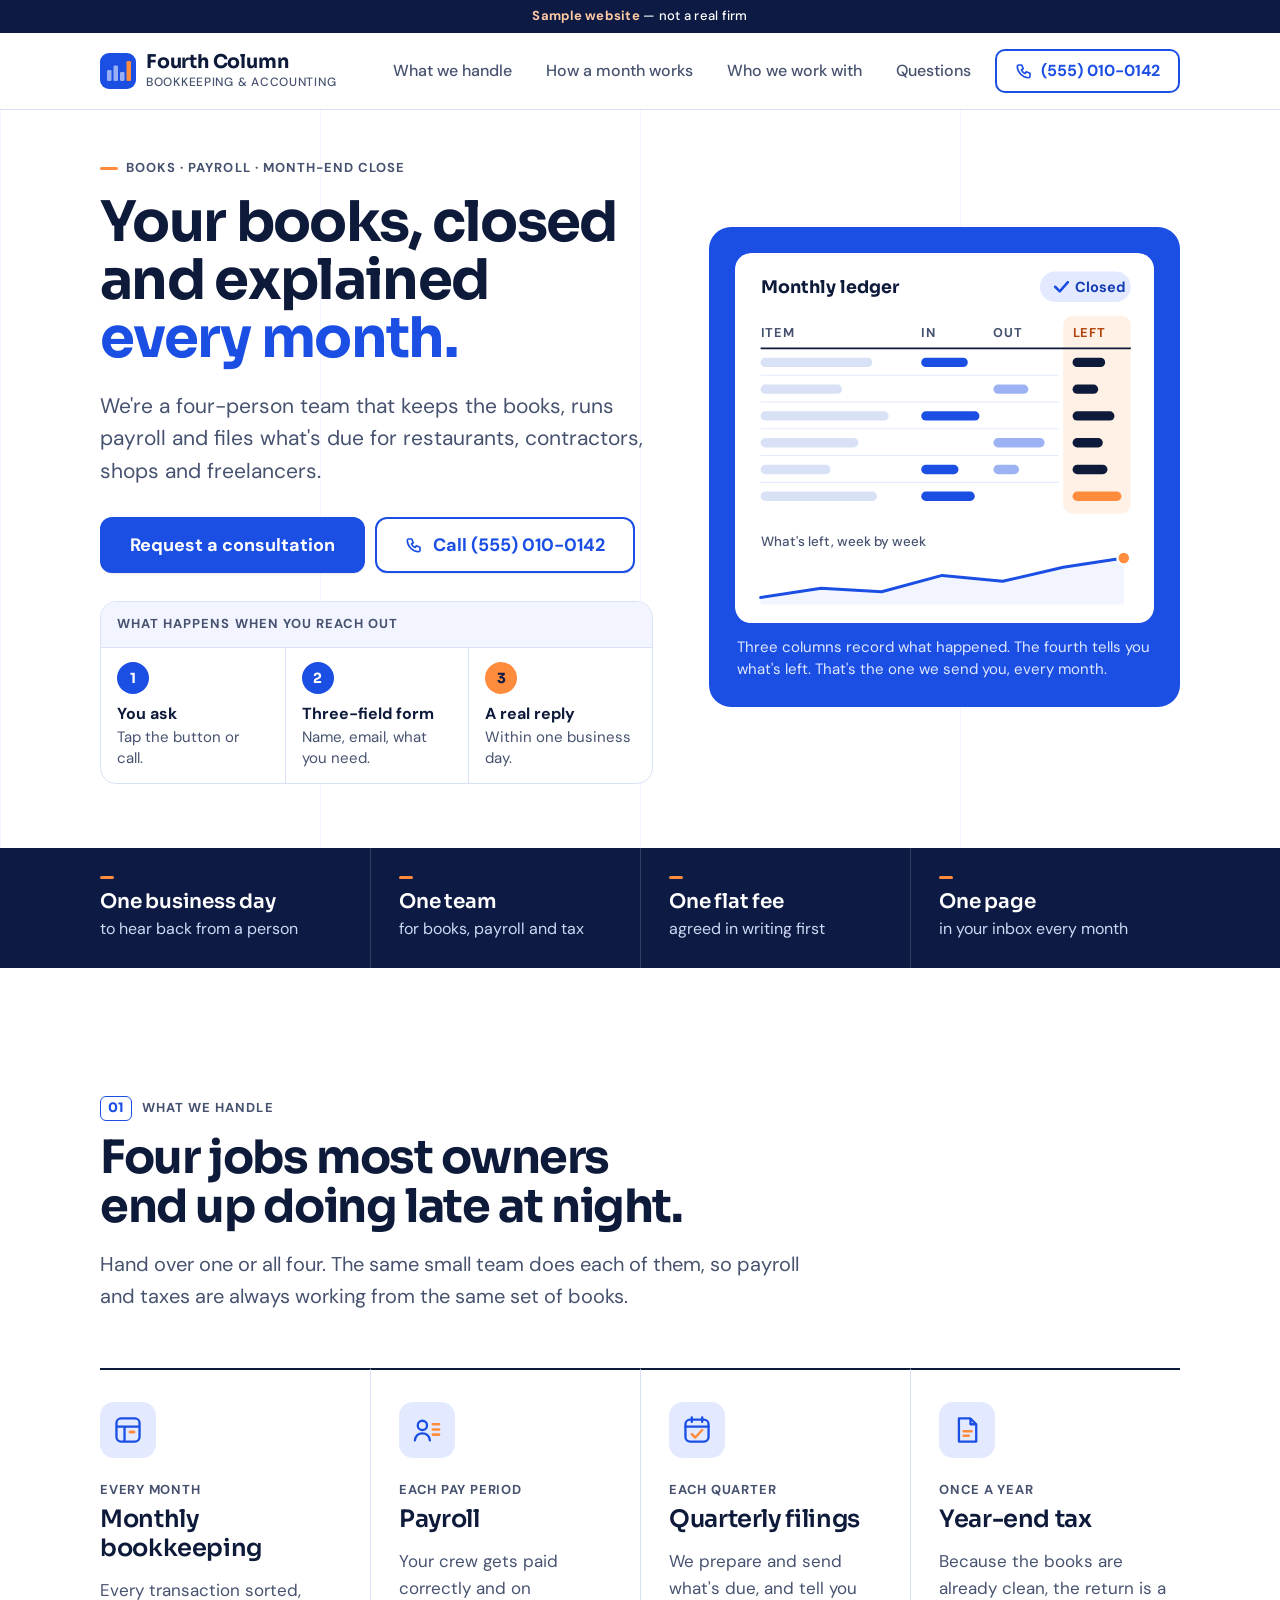
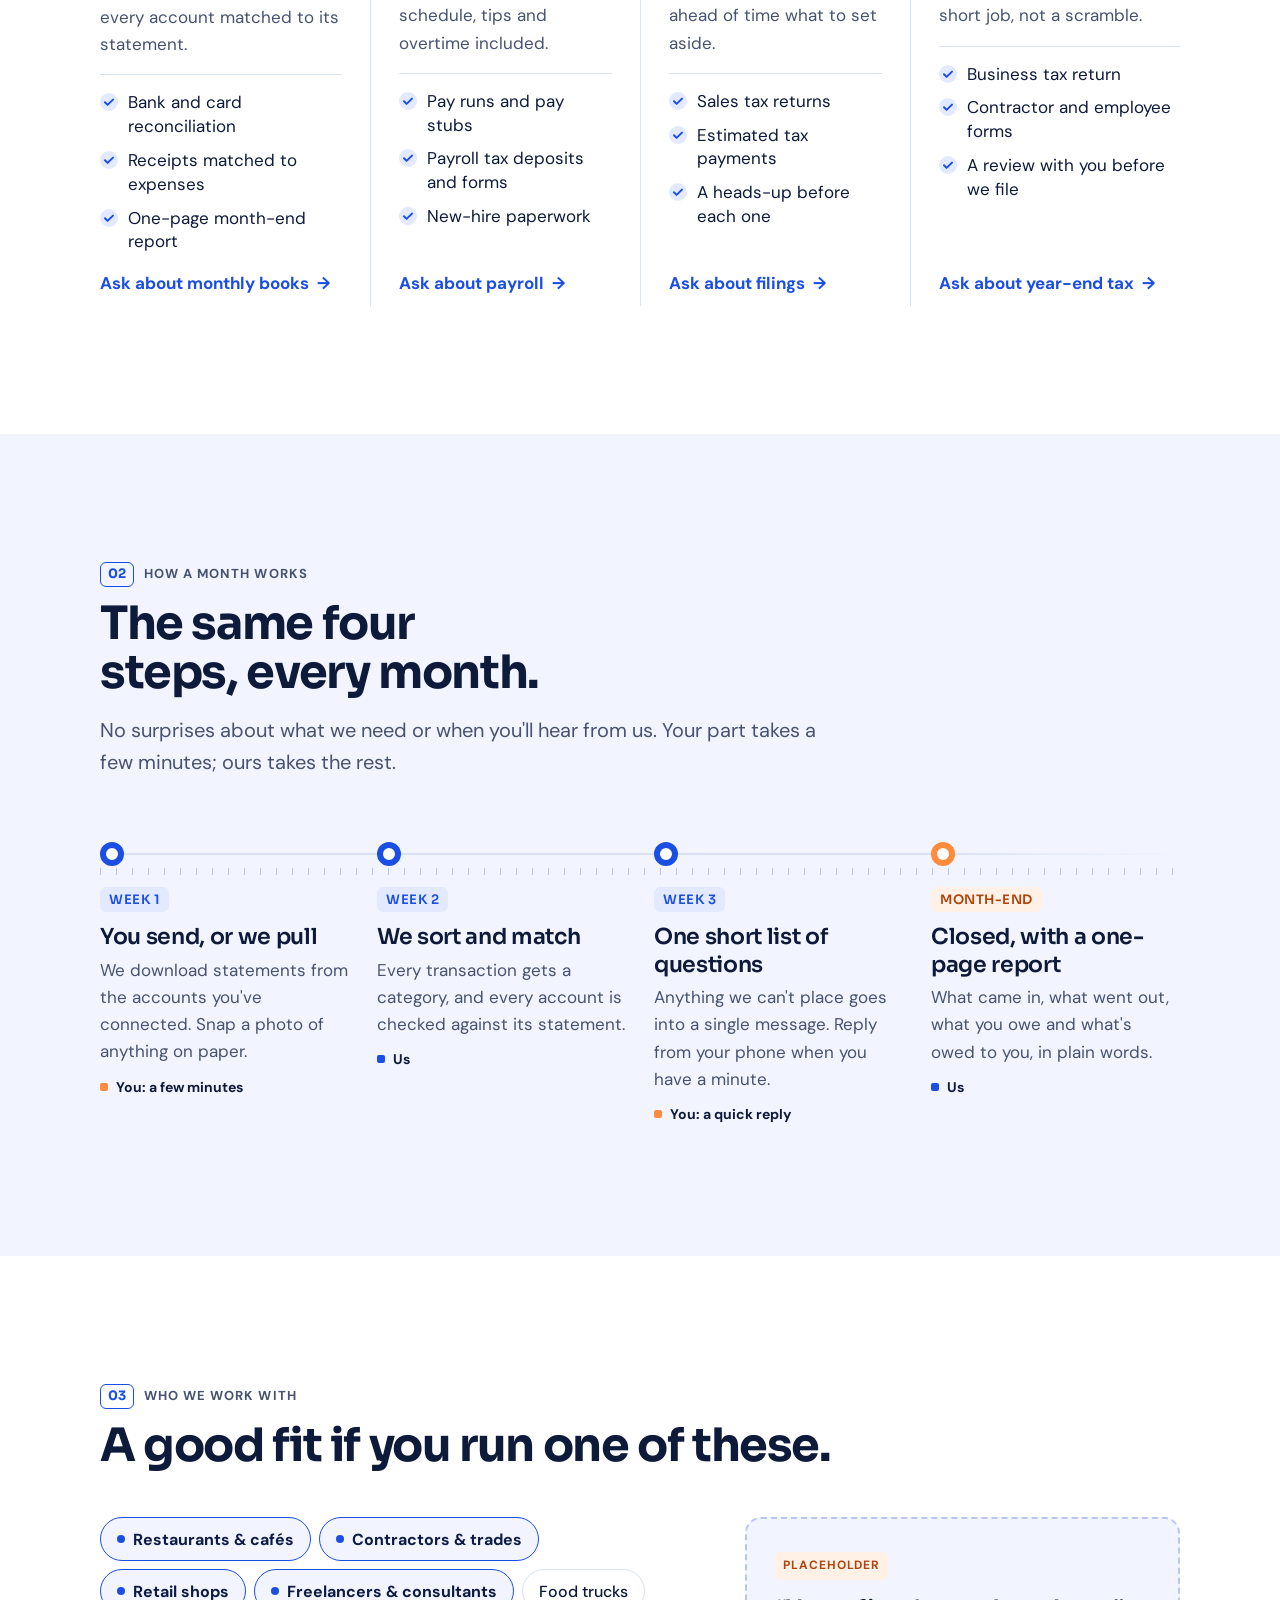
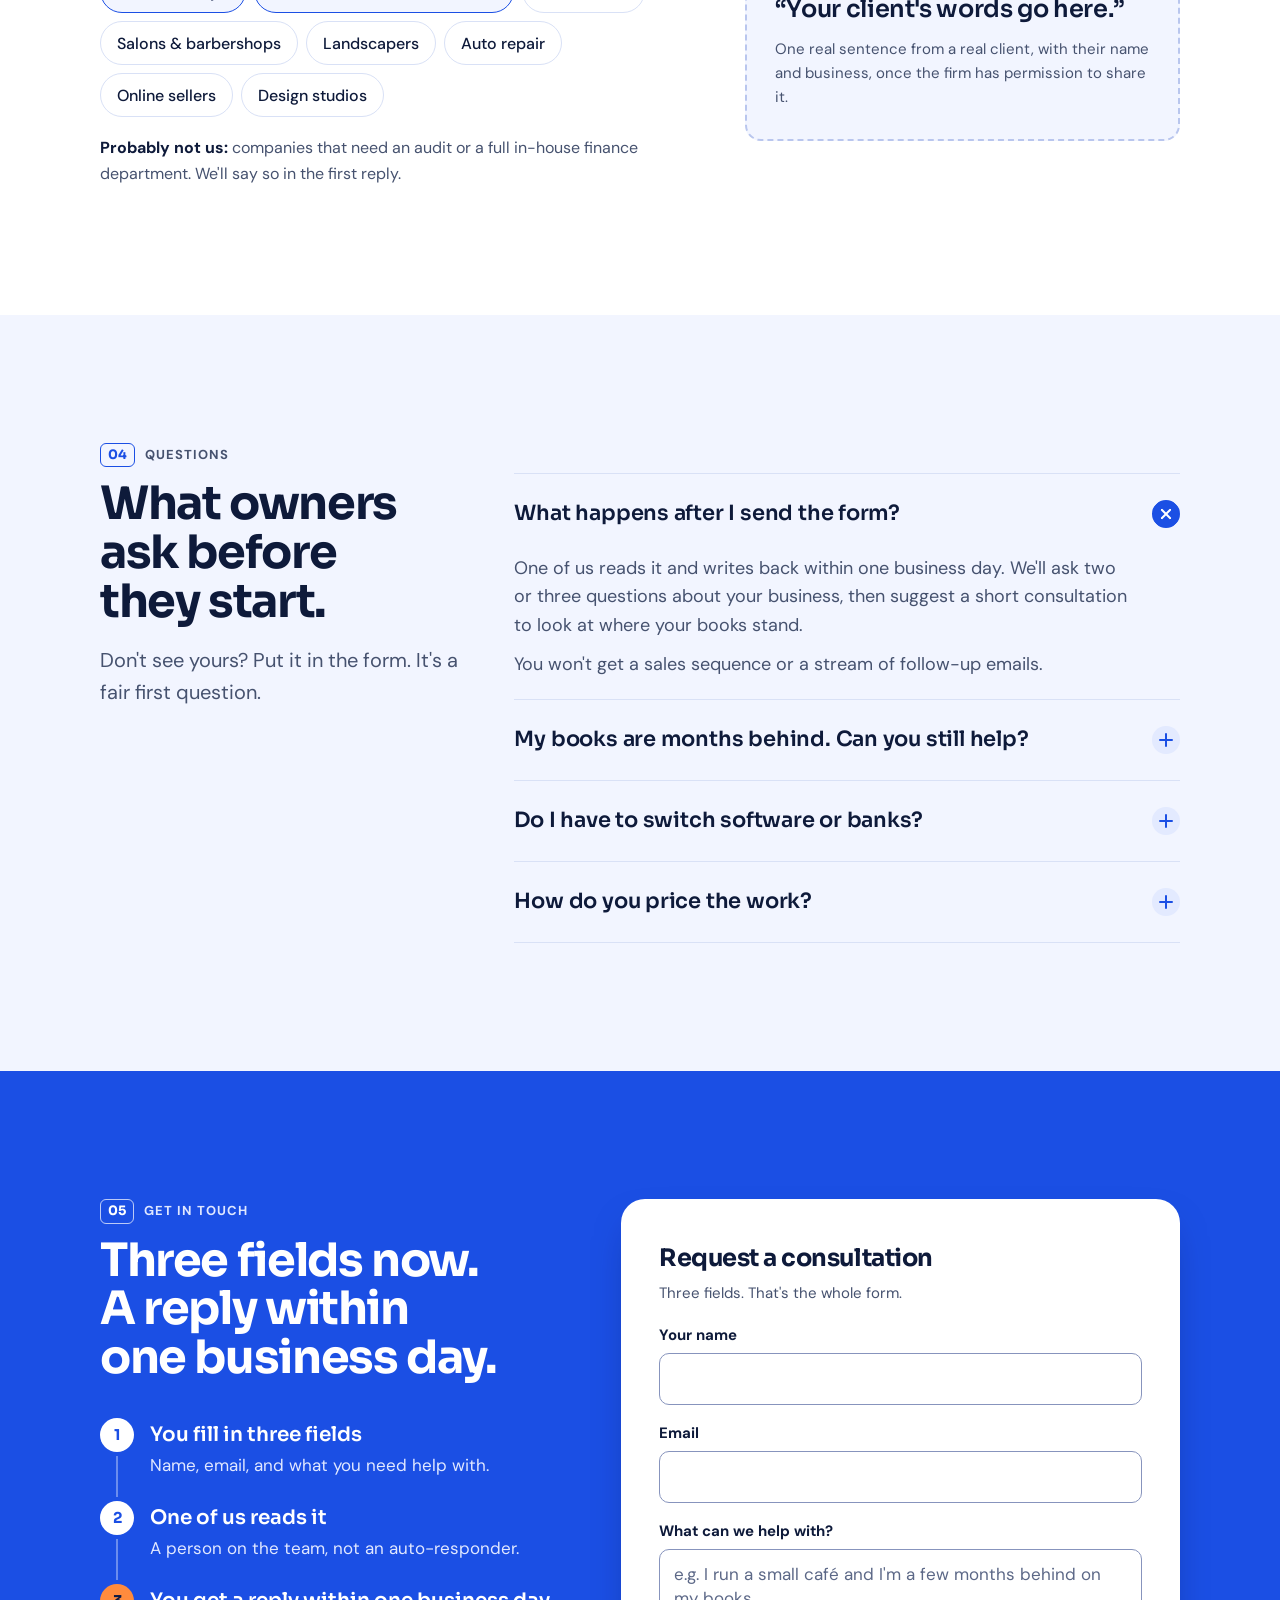
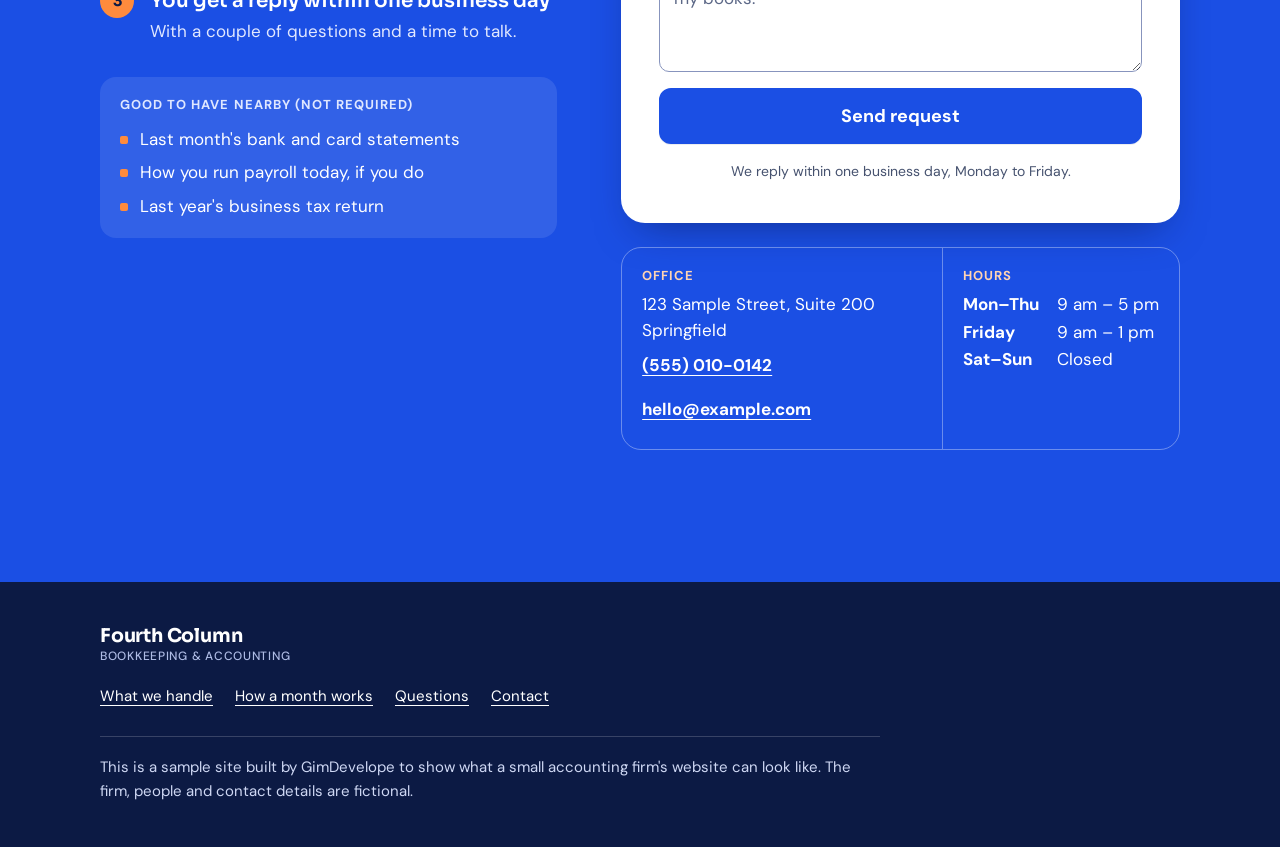
<file: fourth-column/index.html>
<!doctype html>
<html lang="en">
<head>
<meta charset="utf-8">
<meta name="viewport" content="width=device-width,initial-scale=1">
<meta name="robots" content="noindex,nofollow">
<title>Fourth Column Bookkeeping — books, payroll and month-end close for small businesses (sample site)</title>
<meta name="description" content="Sample website for a fictional small bookkeeping and accounting firm: monthly books, payroll, quarterly filings and year-end tax for restaurants, contractors, shops and freelancers.">
<meta property="og:type" content="website">
<meta property="og:title" content="Fourth Column Bookkeeping — sample website">
<meta property="og:description" content="Monthly books, payroll and month-end close for small businesses. A sample site; the firm is fictional.">
<meta name="theme-color" content="#1b4fe4">
<link rel="icon" href="data:image/svg+xml,%3Csvg xmlns='http://www.w3.org/2000/svg' viewBox='0 0 32 32'%3E%3Crect width='32' height='32' rx='8' fill='%231b4fe4'/%3E%3Crect x='6' y='15' width='4' height='10' rx='1' fill='%23fff' opacity='.55'/%3E%3Crect x='12' y='11' width='4' height='14' rx='1' fill='%23fff' opacity='.55'/%3E%3Crect x='18' y='17' width='4' height='8' rx='1' fill='%23fff' opacity='.55'/%3E%3Crect x='24' y='7' width='4' height='18' rx='1' fill='%23ff8b3d'/%3E%3C/svg%3E">
<link rel="preconnect" href="https://fonts.googleapis.com">
<link rel="preconnect" href="https://fonts.gstatic.com" crossorigin>
<link href="https://fonts.googleapis.com/css2?family=DM+Sans:opsz,wght@9..40,400;9..40,500;9..40,700&family=Sora:wght@600;700&display=swap" rel="stylesheet">
<style>
:root{
  --blue:#1b4fe4;--blue-d:#143cb4;--blue-ink:#0c1a44;
  --tint:#f2f5ff;--tint-2:#e3eaff;--line:#d9e1f6;
  --ink:#0e1a3a;--mute:#46526f;
  --warm:#ff8b3d;--warm-text:#b0440c;--warm-tint:#fff1e6;
  --white:#fff;
  --display:"Sora","DM Sans",system-ui,-apple-system,"Segoe UI",sans-serif;
  --body:"DM Sans",system-ui,-apple-system,"Segoe UI",sans-serif;
  --r:16px;
}
*,*::before,*::after{box-sizing:border-box}
html{scroll-behavior:smooth;scroll-padding-top:52px;-webkit-text-size-adjust:100%}
body{margin:0;font-family:var(--body);font-size:17px;line-height:1.6;color:var(--ink);background:var(--white)}
h1,h2,h3,p,ul,ol,dl,dd,figure{margin:0}
ul,ol{padding:0;list-style:none}
a{color:inherit}
svg{display:block}
:focus-visible{outline:3px solid var(--blue-ink);outline-offset:3px;border-radius:6px}
.contact :focus-visible,footer :focus-visible,.sample+* .skip:focus-visible{outline-color:#fff}
.contact .card :focus-visible{outline-color:var(--blue-ink)}
.wrap{width:100%;max-width:1160px;margin:0 auto;padding:0 20px}
.skip{position:absolute;left:-999px;top:0;background:var(--ink);color:#fff;padding:12px 16px;z-index:100}
.skip:focus{left:8px;top:40px}

/* sample strip — always visible */
.sample{position:sticky;top:0;z-index:60;background:var(--blue-ink);color:#fff;text-align:center;font-size:13px;font-weight:500;letter-spacing:.02em;line-height:1.3;padding:8px 12px}
.sample b{font-weight:700;color:#ffc9a3}

/* header */
.site{background:var(--white);border-bottom:1px solid var(--line)}
.site .wrap{display:flex;align-items:center;justify-content:space-between;gap:10px;min-height:64px}
.brand{display:inline-flex;align-items:center;gap:10px;text-decoration:none;min-height:44px}
.brand-name{font-family:var(--display);font-weight:700;font-size:17px;letter-spacing:-.01em;line-height:1.1}
.brand-name small{display:block;white-space:nowrap;font-family:var(--body);font-weight:500;font-size:11px;letter-spacing:.04em;text-transform:uppercase;color:var(--mute);margin-top:3px}
.nav{display:none}
.head-call{display:inline-flex;align-items:center;gap:8px;min-height:44px;padding:0 12px;border:2px solid var(--blue);border-radius:10px;font-weight:700;font-size:15px;text-decoration:none;color:var(--blue);white-space:nowrap}
.head-call .num{display:none}

/* buttons */
.btn{display:inline-flex;align-items:center;justify-content:center;gap:10px;min-height:54px;padding:0 24px;border-radius:12px;font:700 17px/1 var(--body);text-decoration:none;border:2px solid var(--blue);cursor:pointer;transition:background .15s,color .15s,transform .15s}
.btn-solid{background:var(--blue);color:#fff}
.btn-solid:hover{background:var(--blue-d);border-color:var(--blue-d)}
.btn-line{background:#fff;color:var(--blue)}
.btn-line:hover{background:var(--tint)}
.btn:active{transform:translateY(1px)}

/* hero */
.hero{position:relative;overflow:hidden;background:var(--white)}
.hero::before{content:"";position:absolute;inset:0;background-image:linear-gradient(to right,var(--tint) 1px,transparent 1px);background-size:25% 100%;pointer-events:none}
.hero .wrap{position:relative;display:grid;gap:36px;padding-top:28px;padding-bottom:44px}
.kicker{display:inline-flex;align-items:center;gap:8px;font-size:13px;font-weight:700;letter-spacing:.08em;text-transform:uppercase;color:var(--warm-text);margin-bottom:14px}
.kicker::before{content:"";width:18px;height:3px;border-radius:2px;background:var(--warm)}
h1{font-family:var(--display);font-weight:700;font-size:clamp(34px,9.4vw,40px);line-height:1.08;letter-spacing:-.03em;text-wrap:balance}
h1 em{font-style:normal;color:var(--blue)}
.lead{font-size:18px;color:var(--mute);margin-top:16px;max-width:33em}
.cta{display:grid;gap:10px;margin-top:22px}
.flow{margin-top:26px;border:1px solid var(--line);border-radius:var(--r);background:#fff;overflow:hidden}
.flow-h{font-size:13px;font-weight:700;letter-spacing:.08em;text-transform:uppercase;color:var(--mute);padding:12px 16px;background:var(--tint);border-bottom:1px solid var(--line)}
.flow ol{counter-reset:f}
.flow li{counter-increment:f;display:grid;grid-template-columns:32px 1fr;gap:12px;align-items:start;padding:13px 16px;position:relative}
.flow li+li{border-top:1px solid var(--line)}
.flow li::before{content:counter(f);width:32px;height:32px;border-radius:50%;background:var(--blue);color:#fff;font:700 14px/32px var(--display);text-align:center}
.flow li:last-child::before{background:var(--warm);color:var(--blue-ink)}
.flow b{display:block;font-size:16px;line-height:1.3}
.flow span{display:block;font-size:15px;line-height:1.4;color:var(--mute);margin-top:2px}
.hero-art{border-radius:22px;background:var(--blue);padding:18px;position:relative}
.hero-art svg{width:100%;height:auto;border-radius:14px}
.hero-art figcaption{color:#dfe7ff;font-size:14px;line-height:1.45;margin-top:14px;padding:0 2px}

/* sections */
section{padding:52px 0}
.sec-tint{background:var(--tint)}
.label{display:flex;align-items:center;gap:10px;font-size:13px;font-weight:700;letter-spacing:.08em;text-transform:uppercase;color:var(--warm-text);margin-bottom:12px}
.label i{font-style:normal;font-family:var(--display);color:var(--blue);border:1.5px solid var(--blue);border-radius:6px;padding:1px 7px;letter-spacing:0}
h2{font-family:var(--display);font-weight:700;font-size:28px;line-height:1.15;letter-spacing:-.025em;text-wrap:balance;max-width:18em}
.sub{color:var(--mute);margin-top:12px;max-width:36em}

/* services */
.services{display:grid;gap:14px;margin-top:30px}
.svc{background:#fff;border:1px solid var(--line);border-radius:var(--r);padding:22px 20px 20px;position:relative;display:flex;flex-direction:column}
.svc::before{content:"";position:absolute;left:20px;top:-1px;width:44px;height:4px;border-radius:0 0 4px 4px;background:var(--blue)}
.svc:nth-child(4)::before{background:var(--warm)}
.svc-top{display:flex;align-items:center;gap:14px}
.svc-ico{flex:none;width:48px;height:48px;border-radius:12px;background:var(--tint);display:grid;place-items:center}
.svc-when{display:block;margin-bottom:4px;font-size:13px;font-weight:700;letter-spacing:.06em;text-transform:uppercase;color:var(--mute)}
.svc h3{font-family:var(--display);font-weight:600;font-size:20px;letter-spacing:-.015em;line-height:1.2}
.svc p{color:var(--mute);margin-top:12px;font-size:16px}
.svc ul{margin-top:14px;padding-top:14px;border-top:1px dashed var(--line);display:grid;gap:8px;font-size:16px}
.svc li{display:grid;grid-template-columns:18px 1fr;gap:10px;align-items:start;line-height:1.4}
.svc li::before{content:"";width:18px;height:18px;margin-top:2px;background:no-repeat center/18px url("data:image/svg+xml,%3Csvg xmlns='http://www.w3.org/2000/svg' viewBox='0 0 18 18'%3E%3Ccircle cx='9' cy='9' r='9' fill='%23e3eaff'/%3E%3Cpath d='M5 9.3l2.6 2.6L13 6.6' fill='none' stroke='%231b4fe4' stroke-width='2' stroke-linecap='round' stroke-linejoin='round'/%3E%3C/svg%3E")}

/* timeline */
.month{margin-top:32px;position:relative;display:grid;gap:0}
.month li{position:relative;padding:0 0 24px 44px}
.month li:last-child{padding-bottom:0}
.month li::before{content:"";position:absolute;left:11px;top:6px;bottom:-6px;width:2px;background:var(--line)}
.month li:last-child::before{display:none}
.month li::after{content:"";position:absolute;left:0;top:2px;width:24px;height:24px;border-radius:50%;background:#fff;border:6px solid var(--blue)}
.month li:last-child::after{border-color:var(--warm)}
.when{display:inline-block;font:600 13px/1 var(--display);letter-spacing:.04em;text-transform:uppercase;color:var(--blue);background:var(--tint-2);border-radius:6px;padding:6px 9px}
.month li:last-child .when{background:var(--warm-tint);color:var(--warm-text)}
.month h3{font-family:var(--display);font-weight:600;font-size:19px;letter-spacing:-.015em;line-height:1.25;margin-top:10px}
.month p{color:var(--mute);margin-top:6px;font-size:16px}
.who{display:inline-block;margin-top:10px;font-size:14px;font-weight:700;color:var(--ink)}
.who::before{content:"";display:inline-block;width:8px;height:8px;border-radius:2px;background:var(--blue);margin-right:8px;vertical-align:1px}
.who.you::before{background:var(--warm)}

/* fit */
.fit{display:grid;gap:28px;margin-top:28px}
.chips{display:flex;flex-wrap:wrap;gap:8px}
.chips li{display:inline-flex;align-items:center;gap:8px;min-height:44px;padding:0 16px;border-radius:999px;border:1.5px solid var(--line);background:#fff;font-weight:500;font-size:16px}
.chips li.main{border-color:var(--blue);background:var(--tint);font-weight:700;color:var(--blue-ink)}
.chips li.main::before{content:"";width:8px;height:8px;border-radius:50%;background:var(--blue)}
.notfit{font-size:16px;color:var(--mute);margin-top:18px;max-width:34em}
.notfit b{color:var(--ink)}
.quote{border:2px dashed #b9c6ee;border-radius:var(--r);padding:22px 20px;background:var(--tint)}
.quote-tag{display:inline-block;font-size:12px;font-weight:700;letter-spacing:.08em;text-transform:uppercase;color:var(--warm-text);background:var(--warm-tint);border-radius:6px;padding:4px 8px}
.quote blockquote{margin:14px 0 0;font-family:var(--display);font-weight:600;font-size:21px;line-height:1.3;letter-spacing:-.015em;color:var(--ink)}
.quote p{margin-top:12px;font-size:15px;color:var(--mute)}

/* faq */
.faq{margin-top:26px;border-top:1px solid var(--line);max-width:820px}
.faq details{border-bottom:1px solid var(--line)}
.faq summary{list-style:none;cursor:pointer;display:grid;grid-template-columns:1fr 28px;gap:16px;align-items:center;min-height:64px;padding:14px 0;font-family:var(--display);font-weight:600;font-size:18px;line-height:1.3;letter-spacing:-.01em}
.faq summary::-webkit-details-marker{display:none}
.faq summary::after{content:"";width:28px;height:28px;border-radius:50%;background:var(--tint-2) no-repeat center/14px url("data:image/svg+xml,%3Csvg xmlns='http://www.w3.org/2000/svg' viewBox='0 0 14 14'%3E%3Cpath d='M7 1v12M1 7h12' stroke='%231b4fe4' stroke-width='2' stroke-linecap='round'/%3E%3C/svg%3E");transition:transform .2s}
.faq details[open] summary::after{transform:rotate(45deg);background-color:var(--blue);background-image:url("data:image/svg+xml,%3Csvg xmlns='http://www.w3.org/2000/svg' viewBox='0 0 14 14'%3E%3Cpath d='M7 1v12M1 7h12' stroke='%23fff' stroke-width='2' stroke-linecap='round'/%3E%3C/svg%3E")}
.faq .a{padding:0 44px 20px 0;color:var(--mute)}
.faq .a p+p{margin-top:10px}

/* contact */
.contact{background:var(--blue);color:#fff;padding:56px 0 60px}
.contact .label{color:#ffd3b3}
.contact .label i{color:#fff;border-color:rgba(255,255,255,.7)}
.contact h2{color:#fff}
.contact-grid{display:grid;gap:26px}
.steps{display:grid;gap:0;counter-reset:s;margin-top:26px}
.steps li{counter-increment:s;position:relative;padding:0 0 22px 50px}
.steps li:last-child{padding-bottom:0}
.steps li::before{content:counter(s);position:absolute;left:0;top:0;width:34px;height:34px;border-radius:50%;background:#fff;color:var(--blue);font:700 15px/34px var(--display);text-align:center}
.steps li:last-child::before{background:var(--warm);color:var(--blue-ink)}
.steps li::after{content:"";position:absolute;left:16px;top:38px;bottom:4px;width:2px;background:rgba(255,255,255,.35)}
.steps li:last-child::after{display:none}
.steps b{display:block;font-family:var(--display);font-weight:600;font-size:18px;line-height:1.3;padding-top:4px}
.steps span{display:block;color:#e1e8ff;font-size:16px;margin-top:4px}
.card{background:#fff;color:var(--ink);border-radius:20px;padding:24px 20px;box-shadow:0 18px 40px -18px rgba(8,20,70,.55)}
.card h3{font-family:var(--display);font-weight:700;font-size:21px;letter-spacing:-.02em}
.card .hint{color:var(--mute);font-size:15px;margin-top:4px}
form{display:grid;gap:16px;margin-top:18px}
label{display:grid;gap:6px;font-weight:700;font-size:15px}
input,textarea{font:400 17px/1.4 var(--body);color:var(--ink);background:#fff;border:1.5px solid #8794bd;border-radius:10px;padding:13px 14px;width:100%;min-height:52px}
textarea{min-height:112px;resize:vertical}
::placeholder{color:#5c6887;opacity:1}
input:focus,textarea:focus{outline:3px solid var(--tint-2);border-color:var(--blue)}
form .btn{width:100%}
.status{display:none;background:var(--warm-tint);border:1.5px solid #f1b78d;color:#5d2607;border-radius:10px;padding:12px 14px;font-weight:700;font-size:16px;line-height:1.4}
.status.on{display:block}
.fine{font-size:14px;color:var(--mute);text-align:center}
.info{display:grid;gap:0;border:1.5px solid rgba(255,255,255,.35);border-radius:20px;overflow:hidden}
.info>div{padding:18px 20px}
.info>div+div{border-top:1.5px solid rgba(255,255,255,.35)}
.info dt{font-size:13px;font-weight:700;letter-spacing:.08em;text-transform:uppercase;color:#ffd3b3;margin-bottom:6px}
.info dd{font-size:17px;line-height:1.5}
.info a{display:inline-flex;align-items:center;min-height:44px;font-weight:700;color:#fff;text-underline-offset:4px}
.hours{display:grid;grid-template-columns:auto 1fr;gap:2px 18px}
.hours span{white-space:nowrap}
.hours span:nth-child(odd){font-weight:700}

/* footer */
footer{background:var(--blue-ink);color:#cfd8f4;padding:32px 0 calc(110px + env(safe-area-inset-bottom));font-size:15px}
footer .brand-name{display:block;color:#fff}
footer .brand-name small{color:#aebbe4}
.disclaimer{margin-top:18px;padding-top:18px;border-top:1px solid rgba(255,255,255,.18);max-width:52em;line-height:1.6}
.foot-links{display:flex;flex-wrap:wrap;gap:0 22px;margin-top:10px}
.foot-links a{display:inline-flex;align-items:center;min-height:44px;color:#fff;text-underline-offset:4px}

/* fixed contact bar (phone / tablet) */
.bar{position:fixed;left:0;right:0;bottom:0;z-index:70;display:grid;grid-template-columns:1fr 1fr;gap:10px;padding:10px 12px calc(10px + env(safe-area-inset-bottom));background:#fff;border-top:1px solid var(--line);box-shadow:0 -8px 24px -12px rgba(12,26,68,.25)}
.bar .btn{min-height:52px;padding:0 10px;font-size:16px}

@media (min-width:600px){
  .cta{grid-template-columns:auto auto;justify-content:start}
  .services{grid-template-columns:1fr 1fr}
  .flow ol{display:grid;grid-template-columns:repeat(3,1fr)}
  .flow li{grid-template-columns:1fr;gap:10px;padding:16px}
  .flow li+li{border-top:0;border-left:1px solid var(--line)}
  .info{grid-template-columns:1fr auto}
  .hero-art{max-width:560px}
  .info>div+div{border-top:0;border-left:1.5px solid rgba(255,255,255,.35)}
}
@media (min-width:900px){
  body{font-size:18px}
  html{scroll-padding-top:120px}
  .bar{display:none}
  .wrap{padding:0 40px}
  .site{position:sticky;top:33px;z-index:55}
  .site .wrap{min-height:76px}
  .brand-name{font-size:19px}
  .brand-name small{font-size:12px;letter-spacing:.06em}
  .nav{display:flex;gap:6px;margin-left:auto}
  .nav a{display:inline-flex;align-items:center;min-height:44px;padding:0 14px;border-radius:10px;text-decoration:none;font-weight:500;font-size:16px;color:var(--mute)}
  .nav a:hover{color:var(--ink);background:var(--tint)}
  .head-call{padding:0 18px;font-size:16px}
  .head-call .num{display:inline}
  .head-call .short{display:none}
  .head-call:hover{background:var(--tint)}
  .hero .wrap{grid-template-columns:minmax(0,1.08fr) minmax(0,.92fr);gap:56px;align-items:center;padding-top:40px;padding-bottom:64px}
  h1{font-size:clamp(44px,4.4vw,56px);line-height:1.04}
  .lead{font-size:20px;margin-top:22px}
  .cta{margin-top:30px}
  .flow{margin-top:28px}
  .flow li{padding:14px 16px}
  .hero-art{padding:26px;max-width:none}
  section{padding:96px 0}
  h2{font-size:40px}
  .sub{font-size:19px;margin-top:16px}
  .services{grid-template-columns:repeat(4,1fr);gap:18px;margin-top:44px}
  .svc{padding:28px 22px 24px}
  .svc-top{flex-direction:column;align-items:flex-start;gap:18px}
  .svc p{margin-top:10px}
  .svc::before{left:22px}
  .month{grid-template-columns:repeat(4,1fr);gap:28px;margin-top:52px}
  .month li{padding:42px 0 0}
  .month li::before{left:0;right:-28px;top:11px;bottom:auto;width:auto;height:2px}
  .month li:last-child::before{display:block;right:0;background:linear-gradient(to right,var(--line),transparent)}
  .month li::after{top:0}
  .fit{grid-template-columns:minmax(0,1.15fr) minmax(0,.85fr);gap:56px;align-items:start;margin-top:40px}
  .quote{padding:30px 28px}
  .quote blockquote{font-size:24px}
  .faq-grid{display:grid;grid-template-columns:minmax(0,.7fr) minmax(0,1.3fr);gap:56px;align-items:start}
  .faq{margin-top:0}
  .faq summary{font-size:20px;min-height:76px}
  .contact{padding:96px 0 100px}
  .contact-grid{grid-template-columns:minmax(0,.9fr) minmax(0,1.1fr);gap:64px;align-items:start}
  .steps{margin-top:36px}
  .contact-left .info{margin-top:40px}
  .info.mobile{display:none}
  .card{padding:36px 34px}
  .card h3{font-size:24px}
  footer{padding:44px 0}
}
@media (max-width:899px){
  .contact-left .info{display:none}
}
@media (prefers-reduced-motion:reduce){
  html{scroll-behavior:auto}
  *,*::before,*::after{transition:none!important;animation:none!important}
}

/* ===== v2 (2026-11-25): scale, rhythm and detail pass — see notes.md "v2 변경 요약" ===== */
body{font-size:18px}
.kicker,.label{color:var(--mute)}
.contact .label{color:#dfe7ff}
.lead{font-size:19px;line-height:1.55}
h2{font-size:32px;line-height:1.1;letter-spacing:-.03em;max-width:16em}
.sub{font-size:18px;margin-top:14px}
section{padding:68px 0}
.btn{min-height:56px;padding:0 28px;font-size:18px;box-shadow:0 1px 0 rgba(12,26,68,.08)}
.btn-solid:hover{transform:translateY(-1px);box-shadow:0 10px 20px -10px rgba(27,79,228,.7)}
.bar .btn{min-height:52px;font-size:16px;box-shadow:none}
.spark{stroke-dasharray:1;animation:draw 1.4s .3s ease-out both}
@keyframes draw{from{stroke-dashoffset:1}to{stroke-dashoffset:0}}
.hero-art figcaption{font-size:15px}
.facts{background:var(--blue-ink);color:#fff}
.facts ul{display:grid;grid-template-columns:1fr 1fr}
.facts li{padding:20px 16px 20px 0;border-top:1px solid rgba(255,255,255,.16)}
.facts li:nth-child(-n+2){border-top:0}
.facts li:nth-child(even){padding-left:16px;border-left:1px solid rgba(255,255,255,.16)}
.facts b{display:block;font-family:var(--display);font-weight:600;font-size:17px;letter-spacing:-.01em;line-height:1.25}
.facts b::before{content:"";display:block;width:14px;height:3px;border-radius:2px;background:var(--warm);margin-bottom:10px}
.facts span{display:block;font-size:15px;line-height:1.4;color:#cfd8f4;margin-top:4px}
.services{gap:0;margin-top:36px;border-bottom:2px solid var(--ink)}
.svc{background:none;border:0;border-top:2px solid var(--ink);border-radius:0;padding:26px 0 22px}
.svc::before{display:none}
.svc-ico{width:56px;height:56px;border-radius:14px;background:var(--tint-2)}
.svc-ico svg{width:30px;height:30px}
.svc h3{font-size:22px}
.svc p{font-size:17px;margin-top:14px}
.svc ul{font-size:17px;border-top:1px solid var(--line);margin-top:16px;padding-top:16px;gap:10px}
.more{display:inline-flex;align-items:center;gap:8px;min-height:44px;margin-top:12px;font-weight:700;font-size:17px;color:var(--blue);text-decoration:none;align-self:flex-start}
.more span{transition:transform .15s}
.more:hover{text-decoration:underline;text-underline-offset:4px}
.more:hover span{transform:translateX(4px)}
.month{margin-top:38px}
.month h3{font-size:21px}
.month p{font-size:17px}
.fit{margin-top:32px}
.faq{margin-top:30px}
.faq summary{font-size:19px;min-height:68px}
.steps b{font-size:19px}
.steps span{font-size:17px}
.handy{margin-top:26px;padding:18px 20px;border-radius:16px;background:rgba(255,255,255,.1)}
.handy p{font-size:13px;font-weight:700;letter-spacing:.08em;text-transform:uppercase;color:#dfe7ff}
.handy ul{margin-top:10px;display:grid;gap:6px;font-size:17px}
.handy li{display:grid;grid-template-columns:8px 1fr;gap:12px;align-items:start}
.handy li::before{content:"";width:8px;height:8px;border-radius:2px;background:var(--warm);margin-top:10px}
.card{border-radius:24px}
.contact{padding:68px 0 72px}
@media (min-width:600px){
  .facts ul{grid-template-columns:repeat(4,1fr)}
  .facts li,.facts li:nth-child(even){padding:22px 18px;border-top:0;border-left:1px solid rgba(255,255,255,.16)}
  .facts li:first-child{padding-left:0;border-left:0}
  .services{grid-template-columns:1fr 1fr;column-gap:40px}
}
@media (min-width:900px){
  body{font-size:18px}
  .lead{font-size:21px}
  h2{font-size:46px;line-height:1.06}
  .sub{font-size:20px;margin-top:18px}
  section{padding:128px 0}
  .facts li,.facts li:nth-child(even){padding:28px 28px}
  .facts b{font-size:20px}
  .facts span{font-size:16px}
  .services{grid-template-columns:repeat(4,1fr);column-gap:0;margin-top:56px;border-bottom:0}
  .svc{padding:32px 28px 8px;border-left:1px solid var(--line)}
  .svc:first-child{padding-left:0;border-left:0}
  .svc:last-child{padding-right:0}
  .svc h3{font-size:24px}
  .svc-top{gap:22px}
  .more{margin-top:auto;padding-top:14px}
  .month{margin-top:64px;background:repeating-linear-gradient(to right,#b9c6ee 0 1px,transparent 1px 16px) 0 26px/100% 7px no-repeat}
  .month h3{font-size:22px}
  .fit{margin-top:48px}
  .faq summary{font-size:21px;min-height:80px}
  .steps b{font-size:20px}
  .contact{padding:128px 0 132px}
  .contact-left .info{margin-top:28px}
  .handy{margin-top:32px}
  .card{padding:40px 38px}
}
@media (min-width:900px){
  .contact-left{grid-row:1/3}
  .contact-grid{row-gap:24px}
  .contact-grid>.info{display:grid;grid-column:2;border-color:rgba(255,255,255,.35)}
}
@media (max-width:899px){
  .contact-grid{gap:0}
  .contact-left{display:contents}
  .contact-grid>.card{order:1;margin-top:30px}
  .contact-grid .handy{order:2;margin-top:20px}
  .contact-grid>.info{order:3;display:grid;margin-top:20px}
}
@media (prefers-reduced-motion:reduce){.spark{animation:none}}
</style>
</head>
<body>
<a class="skip" href="#main">Skip to content</a>
<div class="sample" role="note"><b>Sample website</b> — not a real firm</div>

<header class="site">
  <div class="wrap">
    <a class="brand" href="#top" aria-label="Fourth Column Bookkeeping, home">
      <svg width="36" height="36" viewBox="0 0 36 36" aria-hidden="true"><rect width="36" height="36" rx="9" fill="#1b4fe4"/><rect x="7" y="17" width="4.5" height="11" rx="1.2" fill="#fff" opacity=".55"/><rect x="13.5" y="12.5" width="4.5" height="15.5" rx="1.2" fill="#fff" opacity=".55"/><rect x="20" y="19" width="4.5" height="9" rx="1.2" fill="#fff" opacity=".55"/><rect x="26.5" y="8" width="4.5" height="20" rx="1.2" fill="#ff8b3d"/></svg>
      <span class="brand-name">Fourth Column<small>Bookkeeping &amp; Accounting</small></span>
    </a>
    <nav class="nav" aria-label="Sections">
      <a href="#services">What we handle</a>
      <a href="#month">How a month works</a>
      <a href="#fit">Who we work with</a>
      <a href="#faq">Questions</a>
    </nav>
    <a class="head-call" href="tel:+15550100142" aria-label="Call (555) 010-0142">
      <svg width="18" height="18" viewBox="0 0 24 24" fill="none" stroke="currentColor" stroke-width="2.2" stroke-linecap="round" stroke-linejoin="round" aria-hidden="true"><path d="M5 4h4l2 5-2.5 1.5a11 11 0 0 0 5 5L15 13l5 2v4a2 2 0 0 1-2 2A16 16 0 0 1 3 6a2 2 0 0 1 2-2z"/></svg>
      <span class="short">Call</span><span class="num">(555) 010-0142</span>
    </a>
  </div>
</header>

<main id="main">
<div class="hero" id="top">
  <div class="wrap">
    <div>
      <p class="kicker">Books · Payroll · Month-end close</p>
      <h1>Your books, closed and explained <em>every month.</em></h1>
      <p class="lead">We're a four-person team that keeps the books, runs payroll and files what's due for restaurants, contractors, shops and freelancers.</p>
      <div class="cta">
        <a class="btn btn-solid" href="#contact">Request a consultation</a>
        <a class="btn btn-line" href="tel:+15550100142">
          <svg width="18" height="18" viewBox="0 0 24 24" fill="none" stroke="currentColor" stroke-width="2.2" stroke-linecap="round" stroke-linejoin="round" aria-hidden="true"><path d="M5 4h4l2 5-2.5 1.5a11 11 0 0 0 5 5L15 13l5 2v4a2 2 0 0 1-2 2A16 16 0 0 1 3 6a2 2 0 0 1 2-2z"/></svg>
          Call (555) 010-0142
        </a>
      </div>
      <div class="flow">
        <p class="flow-h">What happens when you reach out</p>
        <ol>
          <li><div><b>You ask</b><span>Tap the button or call.</span></div></li>
          <li><div><b>Three-field form</b><span>Name, email, what you need.</span></div></li>
          <li><div><b>A real reply</b><span>Within one business day.</span></div></li>
        </ol>
      </div>
    </div>

    <figure class="hero-art">
      <svg viewBox="0 0 360 318" role="img" aria-label="Illustration of a four-column ledger: item, money in, money out and a highlighted balance column, with a small balance line underneath">
        <rect width="360" height="318" rx="14" fill="#fff"/>
        <text x="22" y="34" font-family="Sora, sans-serif" font-weight="700" font-size="15" fill="#0e1a3a">Monthly ledger</text>
        <rect x="262" y="16" width="78" height="26" rx="13" fill="#e3eaff"/>
        <path d="M275 29l4 4 7-8" fill="none" stroke="#1b4fe4" stroke-width="2.2" stroke-linecap="round" stroke-linejoin="round"/>
        <text x="292" y="33.5" font-family="DM Sans, sans-serif" font-weight="700" font-size="12.5" fill="#143cb4">Closed</text>
        <rect x="282" y="54" width="58" height="170" rx="8" fill="#fff1e6"/>
        <g font-family="DM Sans, sans-serif" font-size="11" font-weight="700" fill="#46526f" letter-spacing=".6">
          <text x="22" y="72">ITEM</text><text x="160" y="72">IN</text><text x="222" y="72">OUT</text><text x="290" y="72" fill="#b0440c">LEFT</text>
        </g>
        <path d="M22 82h318" stroke="#0e1a3a" stroke-width="1.5"/>
        <g stroke="#e3eaff" stroke-width="1"><path d="M22 105h256M22 128h256M22 151h256M22 174h256M22 197h256"/></g>
        <g fill="#d9e1f6"><rect x="22" y="90" width="96" height="8" rx="4"/><rect x="22" y="113" width="70" height="8" rx="4"/><rect x="22" y="136" width="110" height="8" rx="4"/><rect x="22" y="159" width="84" height="8" rx="4"/><rect x="22" y="182" width="60" height="8" rx="4"/><rect x="22" y="205" width="100" height="8" rx="4"/></g>
        <g fill="#1b4fe4"><rect x="160" y="90" width="40" height="8" rx="4"/><rect x="160" y="136" width="50" height="8" rx="4"/><rect x="160" y="182" width="32" height="8" rx="4"/><rect x="160" y="205" width="46" height="8" rx="4"/></g>
        <g fill="#9db2f3"><rect x="222" y="113" width="30" height="8" rx="4"/><rect x="222" y="159" width="44" height="8" rx="4"/><rect x="222" y="182" width="22" height="8" rx="4"/></g>
        <g fill="#0e1a3a"><rect x="290" y="90" width="28" height="8" rx="4"/><rect x="290" y="113" width="22" height="8" rx="4"/><rect x="290" y="136" width="36" height="8" rx="4"/><rect x="290" y="159" width="26" height="8" rx="4"/><rect x="290" y="182" width="30" height="8" rx="4"/></g>
        <rect x="290" y="205" width="42" height="8" rx="4" fill="#ff8b3d"/>
        <text x="22" y="252" font-family="DM Sans, sans-serif" font-size="11.5" font-weight="500" fill="#46526f">What's left, week by week</text>
        <path d="M22 296L74 288 126 291 178 277 230 282 282 270 334 262V302H22z" fill="#f2f5ff"/>
        <path class="spark" pathLength="1" d="M22 296L74 288 126 291 178 277 230 282 282 270 334 262" fill="none" stroke="#1b4fe4" stroke-width="2.5" stroke-linecap="round" stroke-linejoin="round"/>
        <circle cx="334" cy="262" r="5.5" fill="#ff8b3d" stroke="#fff" stroke-width="2"/>
      </svg>
      <figcaption>Three columns record what happened. The fourth tells you what's left. That's the one we send you, every month.</figcaption>
    </figure>
  </div>
</div>

<div class="facts">
  <div class="wrap">
    <ul aria-label="How we work, in four lines">
      <li><b>One business day</b><span>to hear back from a person</span></li>
      <li><b>One team</b><span>for books, payroll and tax</span></li>
      <li><b>One flat fee</b><span>agreed in writing first</span></li>
      <li><b>One page</b><span>in your inbox every month</span></li>
    </ul>
  </div>
</div>

<section id="services" aria-labelledby="h-services">
  <div class="wrap">
    <p class="label"><i>01</i> What we handle</p>
    <h2 id="h-services">Four jobs most owners end up doing late at night.</h2>
    <p class="sub">Hand over one or all four. The same small team does each of them, so payroll and taxes are always working from the same set of books.</p>
    <div class="services">
      <article class="svc">
        <div class="svc-top">
          <span class="svc-ico"><svg width="26" height="26" viewBox="0 0 26 26" fill="none" aria-hidden="true"><rect x="3" y="3" width="20" height="20" rx="4" stroke="#1b4fe4" stroke-width="2"/><path d="M3 10h20M10 10v13" stroke="#1b4fe4" stroke-width="2"/><rect x="13.5" y="13.5" width="6" height="2.6" rx="1.3" fill="#ff8b3d"/></svg></span>
          <div><span class="svc-when">Every month</span><h3>Monthly bookkeeping</h3></div>
        </div>
        <p>Every transaction sorted, every account matched to its statement.</p>
        <ul><li>Bank and card reconciliation</li><li>Receipts matched to expenses</li><li>One-page month-end report</li></ul>
        <a class="more" href="#contact">Ask about monthly books <span aria-hidden="true">→</span></a>
      </article>
      <article class="svc">
        <div class="svc-top">
          <span class="svc-ico"><svg width="26" height="26" viewBox="0 0 26 26" fill="none" aria-hidden="true"><circle cx="9" cy="9" r="4" stroke="#1b4fe4" stroke-width="2"/><path d="M2.5 22c.6-4 3.2-6 6.5-6s5.9 2 6.5 6" stroke="#1b4fe4" stroke-width="2" stroke-linecap="round"/><path d="M18 8h5.5M18 12.5h5.5M18 17h5.5" stroke="#ff8b3d" stroke-width="2.2" stroke-linecap="round"/></svg></span>
          <div><span class="svc-when">Each pay period</span><h3>Payroll</h3></div>
        </div>
        <p>Your crew gets paid correctly and on schedule, tips and overtime included.</p>
        <ul><li>Pay runs and pay stubs</li><li>Payroll tax deposits and forms</li><li>New-hire paperwork</li></ul>
        <a class="more" href="#contact">Ask about payroll <span aria-hidden="true">→</span></a>
      </article>
      <article class="svc">
        <div class="svc-top">
          <span class="svc-ico"><svg width="26" height="26" viewBox="0 0 26 26" fill="none" aria-hidden="true"><rect x="3" y="4" width="20" height="19" rx="4" stroke="#1b4fe4" stroke-width="2"/><path d="M3 10h20M8.5 2v4M17.5 2v4" stroke="#1b4fe4" stroke-width="2" stroke-linecap="round"/><path d="M8.5 16.5l3 3 6-6.5" stroke="#ff8b3d" stroke-width="2.2" stroke-linecap="round" stroke-linejoin="round"/></svg></span>
          <div><span class="svc-when">Each quarter</span><h3>Quarterly filings</h3></div>
        </div>
        <p>We prepare and send what's due, and tell you ahead of time what to set aside.</p>
        <ul><li>Sales tax returns</li><li>Estimated tax payments</li><li>A heads-up before each one</li></ul>
        <a class="more" href="#contact">Ask about filings <span aria-hidden="true">→</span></a>
      </article>
      <article class="svc">
        <div class="svc-top">
          <span class="svc-ico"><svg width="26" height="26" viewBox="0 0 26 26" fill="none" aria-hidden="true"><path d="M6 3h10l5 5v15H6z" stroke="#1b4fe4" stroke-width="2" stroke-linejoin="round"/><path d="M16 3v5h5" stroke="#1b4fe4" stroke-width="2" stroke-linejoin="round"/><path d="M10 14h7M10 18h4.5" stroke="#ff8b3d" stroke-width="2.2" stroke-linecap="round"/></svg></span>
          <div><span class="svc-when">Once a year</span><h3>Year-end tax</h3></div>
        </div>
        <p>Because the books are already clean, the return is a short job, not a scramble.</p>
        <ul><li>Business tax return</li><li>Contractor and employee forms</li><li>A review with you before we file</li></ul>
        <a class="more" href="#contact">Ask about year-end tax <span aria-hidden="true">→</span></a>
      </article>
    </div>
  </div>
</section>

<section id="month" class="sec-tint" aria-labelledby="h-month">
  <div class="wrap">
    <p class="label"><i>02</i> How a month works</p>
    <h2 id="h-month">The same four steps, every month.</h2>
    <p class="sub">No surprises about what we need or when you'll hear from us. Your part takes a few minutes; ours takes the rest.</p>
    <ol class="month">
      <li>
        <span class="when">Week 1</span>
        <h3>You send, or we pull</h3>
        <p>We download statements from the accounts you've connected. Snap a photo of anything on paper.</p>
        <span class="who you">You: a few minutes</span>
      </li>
      <li>
        <span class="when">Week 2</span>
        <h3>We sort and match</h3>
        <p>Every transaction gets a category, and every account is checked against its statement.</p>
        <span class="who">Us</span>
      </li>
      <li>
        <span class="when">Week 3</span>
        <h3>One short list of questions</h3>
        <p>Anything we can't place goes into a single message. Reply from your phone when you have a minute.</p>
        <span class="who you">You: a quick reply</span>
      </li>
      <li>
        <span class="when">Month-end</span>
        <h3>Closed, with a one-page report</h3>
        <p>What came in, what went out, what you owe and what's owed to you, in plain words.</p>
        <span class="who">Us</span>
      </li>
    </ol>
  </div>
</section>

<section id="fit" aria-labelledby="h-fit">
  <div class="wrap">
    <p class="label"><i>03</i> Who we work with</p>
    <h2 id="h-fit">A good fit if you run one of these.</h2>
    <div class="fit">
      <div>
        <ul class="chips" aria-label="Kinds of businesses we work with">
          <li class="main">Restaurants &amp; cafés</li>
          <li class="main">Contractors &amp; trades</li>
          <li class="main">Retail shops</li>
          <li class="main">Freelancers &amp; consultants</li>
          <li>Food trucks</li>
          <li>Salons &amp; barbershops</li>
          <li>Landscapers</li>
          <li>Auto repair</li>
          <li>Online sellers</li>
          <li>Design studios</li>
        </ul>
        <p class="notfit"><b>Probably not us:</b> companies that need an audit or a full in-house finance department. We'll say so in the first reply.</p>
      </div>
      <figure class="quote" aria-label="Placeholder for a client quote">
        <span class="quote-tag">Placeholder</span>
        <blockquote>“Your client's words go here.”</blockquote>
        <p>One real sentence from a real client, with their name and business, once the firm has permission to share it.</p>
      </figure>
    </div>
  </div>
</section>

<section id="faq" class="sec-tint" aria-labelledby="h-faq">
  <div class="wrap faq-grid">
    <div>
      <p class="label"><i>04</i> Questions</p>
      <h2 id="h-faq">What owners ask before they start.</h2>
      <p class="sub">Don't see yours? Put it in the form. It's a fair first question.</p>
    </div>
    <div class="faq">
      <details name="faq" open>
        <summary>What happens after I send the form?</summary>
        <div class="a"><p>One of us reads it and writes back within one business day. We'll ask two or three questions about your business, then suggest a short consultation to look at where your books stand.</p><p>You won't get a sales sequence or a stream of follow-up emails.</p></div>
      </details>
      <details name="faq">
        <summary>My books are months behind. Can you still help?</summary>
        <div class="a"><p>Yes. Catch-up is a common way to start. We go back to the last month that was closed properly and work forward, and we tell you up front how far back we need to go and what we'll need from you.</p></div>
      </details>
      <details name="faq">
        <summary>Do I have to switch software or banks?</summary>
        <div class="a"><p>Usually not. We start with what you already use and only suggest a change when it would clearly save you time. If we do, we handle the move and keep your history.</p></div>
      </details>
      <details name="faq">
        <summary>How do you price the work?</summary>
        <div class="a"><p>A flat monthly fee, based on how many accounts and transactions you have and which of the four jobs you hand over. You get it in writing before anything starts, and it doesn't change without a conversation first.</p></div>
      </details>
    </div>
  </div>
</section>

<section id="contact" class="contact" aria-labelledby="h-contact">
  <div class="wrap">
    <div class="contact-grid">
      <div class="contact-left">
        <p class="label"><i>05</i> Get in touch</p>
        <h2 id="h-contact">Three fields now. A reply within one business day.</h2>
        <ol class="steps" aria-label="What happens next">
          <li><b>You fill in three fields</b><span>Name, email, and what you need help with.</span></li>
          <li><b>One of us reads it</b><span>A person on the team, not an auto-responder.</span></li>
          <li><b>You get a reply within one business day</b><span>With a couple of questions and a time to talk.</span></li>
        </ol>
        <div class="handy">
          <p>Good to have nearby (not required)</p>
          <ul><li>Last month's bank and card statements</li><li>How you run payroll today, if you do</li><li>Last year's business tax return</li></ul>
        </div>
      </div>
      <div class="card">
        <h3>Request a consultation</h3>
        <p class="hint">Three fields. That's the whole form.</p>
        <form id="form" novalidate>
          <label for="f-name">Your name
            <input id="f-name" name="name" type="text" autocomplete="name" required>
          </label>
          <label for="f-email">Email
            <input id="f-email" name="email" type="email" autocomplete="email" inputmode="email" required>
          </label>
          <label for="f-msg">What can we help with?
            <textarea id="f-msg" name="message" rows="4" placeholder="e.g. I run a small café and I'm a few months behind on my books." required></textarea>
          </label>
          <button class="btn btn-solid" type="submit">Send request</button>
          <div class="status" id="status" role="status" aria-live="polite"></div>
          <p class="fine">We reply within one business day, Monday to Friday.</p>
        </form>
      </div>
      <dl class="info">
        <div><dt>Office</dt><dd>123 Sample Street, Suite 200<br>Springfield<br><a href="tel:+15550100142">(555) 010-0142</a><br><a href="mailto:hello@example.com">hello@example.com</a></dd></div>
        <div><dt>Hours</dt><dd class="hours"><span>Mon–Thu</span><span>9 am – 5 pm</span><span>Friday</span><span>9 am – 1 pm</span><span>Sat–Sun</span><span>Closed</span></dd></div>
      </dl>
    </div>
  </div>
</section>
</main>

<footer>
  <div class="wrap">
    <span class="brand-name">Fourth Column<small>Bookkeeping &amp; Accounting</small></span>
    <nav class="foot-links" aria-label="Footer">
      <a href="#services">What we handle</a><a href="#month">How a month works</a><a href="#faq">Questions</a><a href="#contact">Contact</a>
    </nav>
    <p class="disclaimer">This is a sample site built by GimDevelope to show what a small accounting firm's website can look like. The firm, people and contact details are fictional.</p>
  </div>
</footer>

<div class="bar" role="group" aria-label="Quick contact">
  <a class="btn btn-line" href="tel:+15550100142">
    <svg width="18" height="18" viewBox="0 0 24 24" fill="none" stroke="currentColor" stroke-width="2.2" stroke-linecap="round" stroke-linejoin="round" aria-hidden="true"><path d="M5 4h4l2 5-2.5 1.5a11 11 0 0 0 5 5L15 13l5 2v4a2 2 0 0 1-2 2A16 16 0 0 1 3 6a2 2 0 0 1 2-2z"/></svg>
    Call
  </a>
  <a class="btn btn-solid" href="#contact">
    <svg width="18" height="18" viewBox="0 0 24 24" fill="none" stroke="currentColor" stroke-width="2.2" stroke-linecap="round" stroke-linejoin="round" aria-hidden="true"><path d="M4 5h16v11H9l-5 4z"/></svg>
    Message
  </a>
</div>

<script>
(function(){
  var form=document.getElementById('form'),status=document.getElementById('status');
  form.addEventListener('submit',function(e){
    e.preventDefault();
    var bad=null;
    Array.prototype.forEach.call(form.querySelectorAll('input,textarea'),function(el){
      var v=el.value.trim(),ok=v!==''&&(el.type!=='email'||/^\S+@\S+\.\S+$/.test(v));
      el.setAttribute('aria-invalid',ok?'false':'true');
      el.style.borderColor=ok?'':'#b0440c';
      if(!ok&&!bad)bad=el;
    });
    status.classList.add('on');
    if(bad){status.textContent='Please fill in all three fields (and check the email address).';bad.focus();return;}
    status.textContent='This is a sample form — nothing was sent.';
  });
})();
</script>
</body>
</html>
</file>
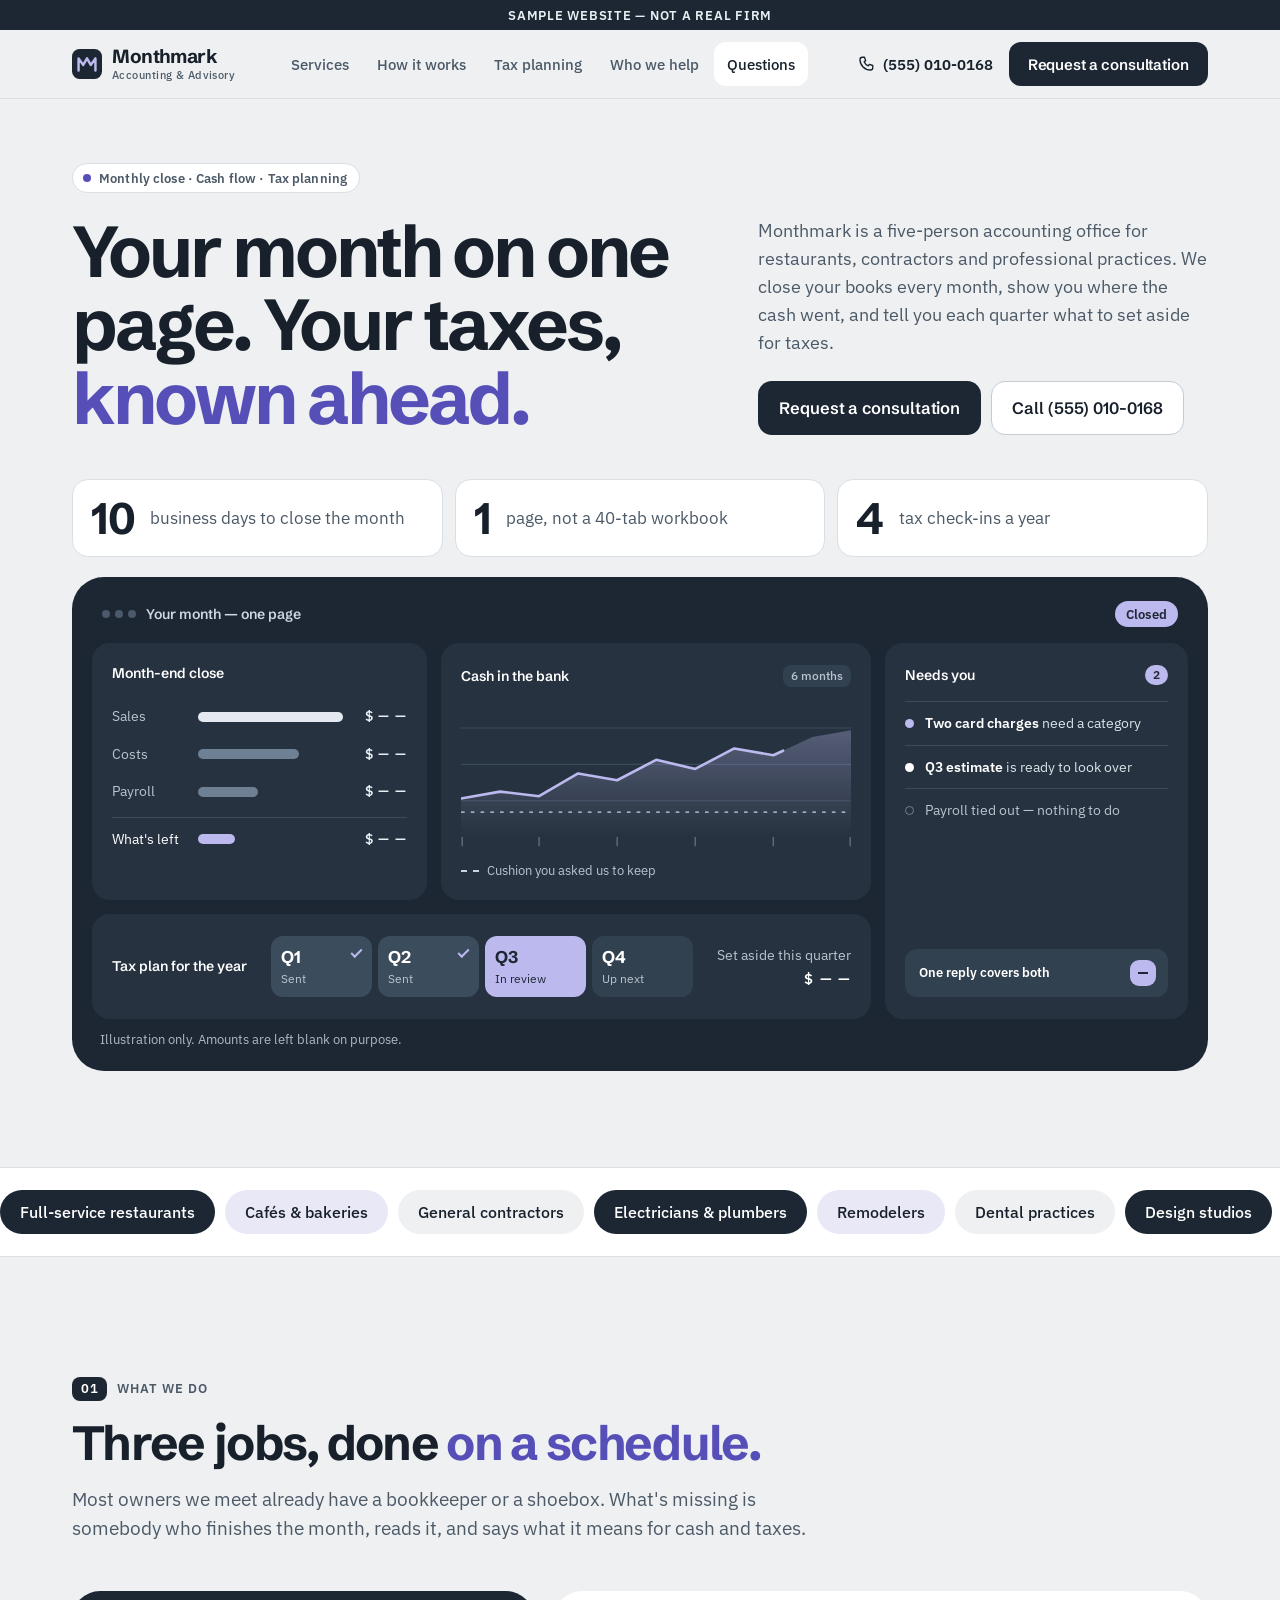
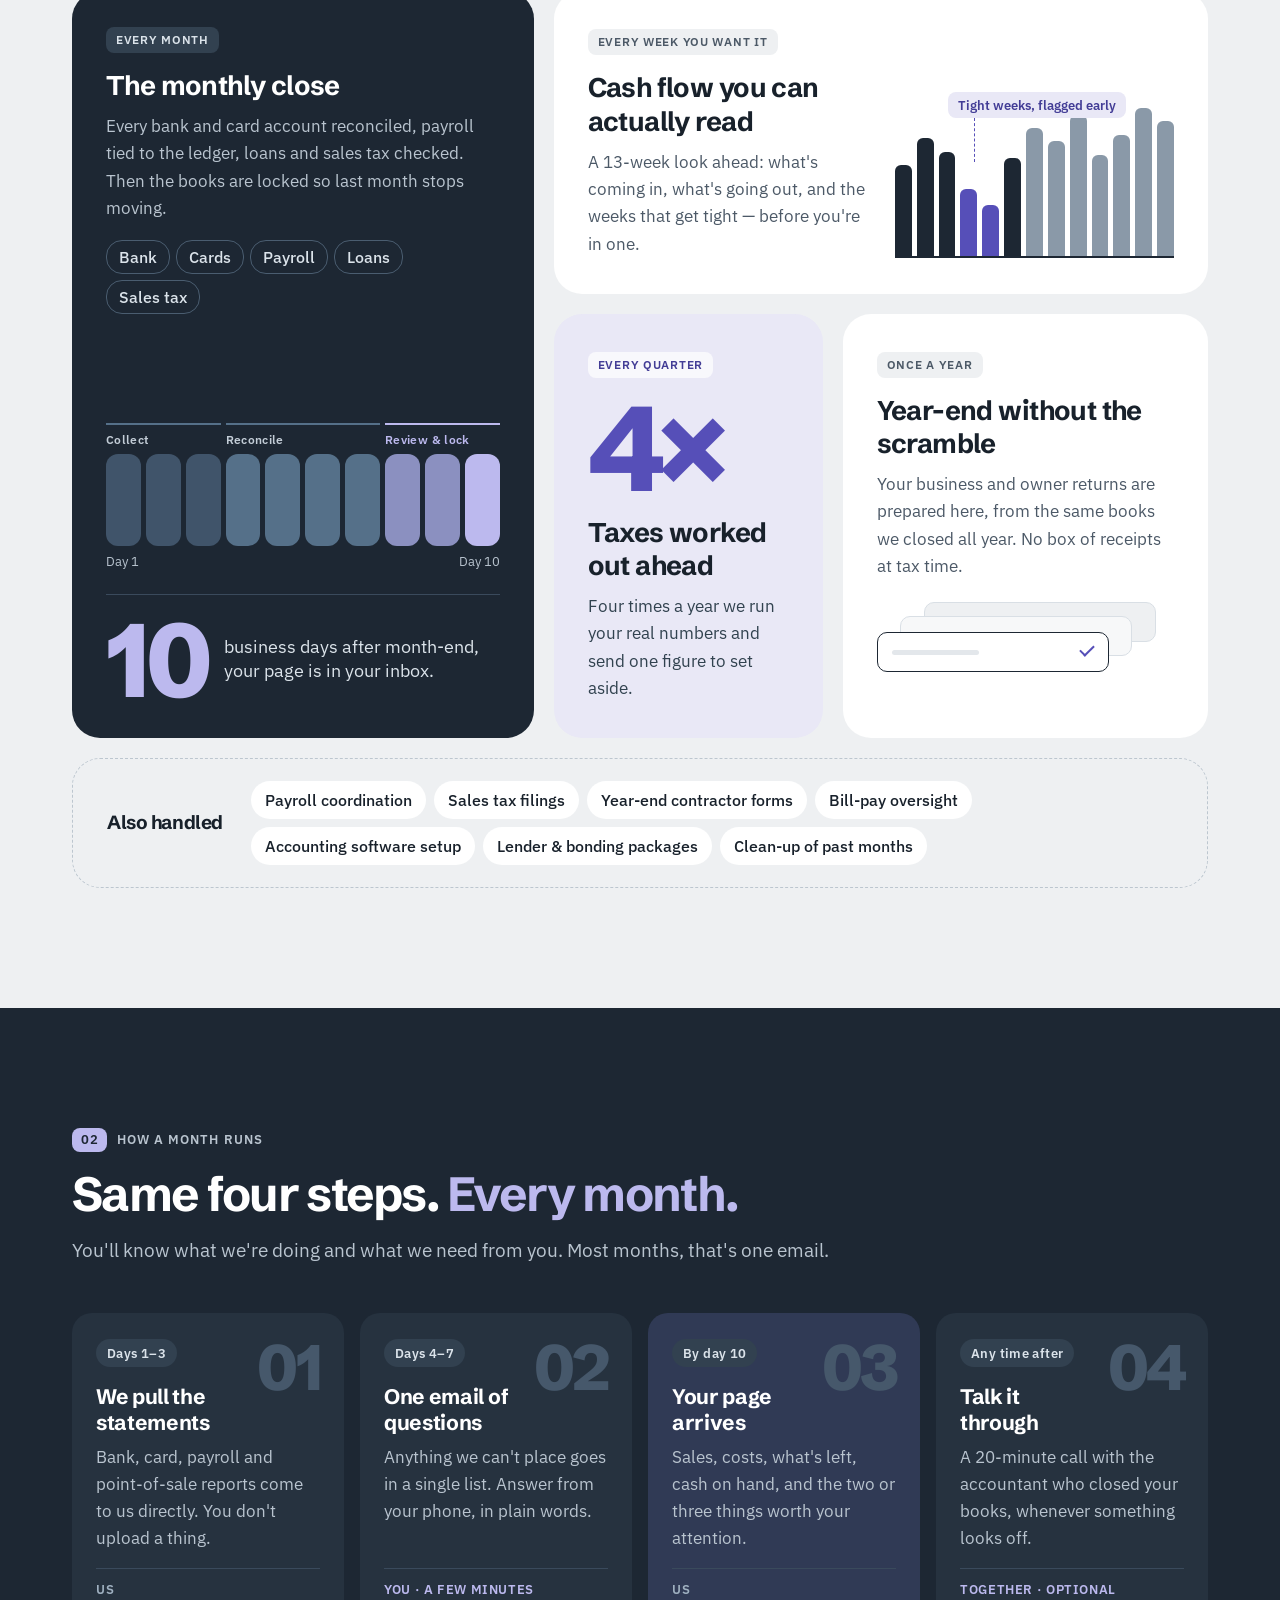
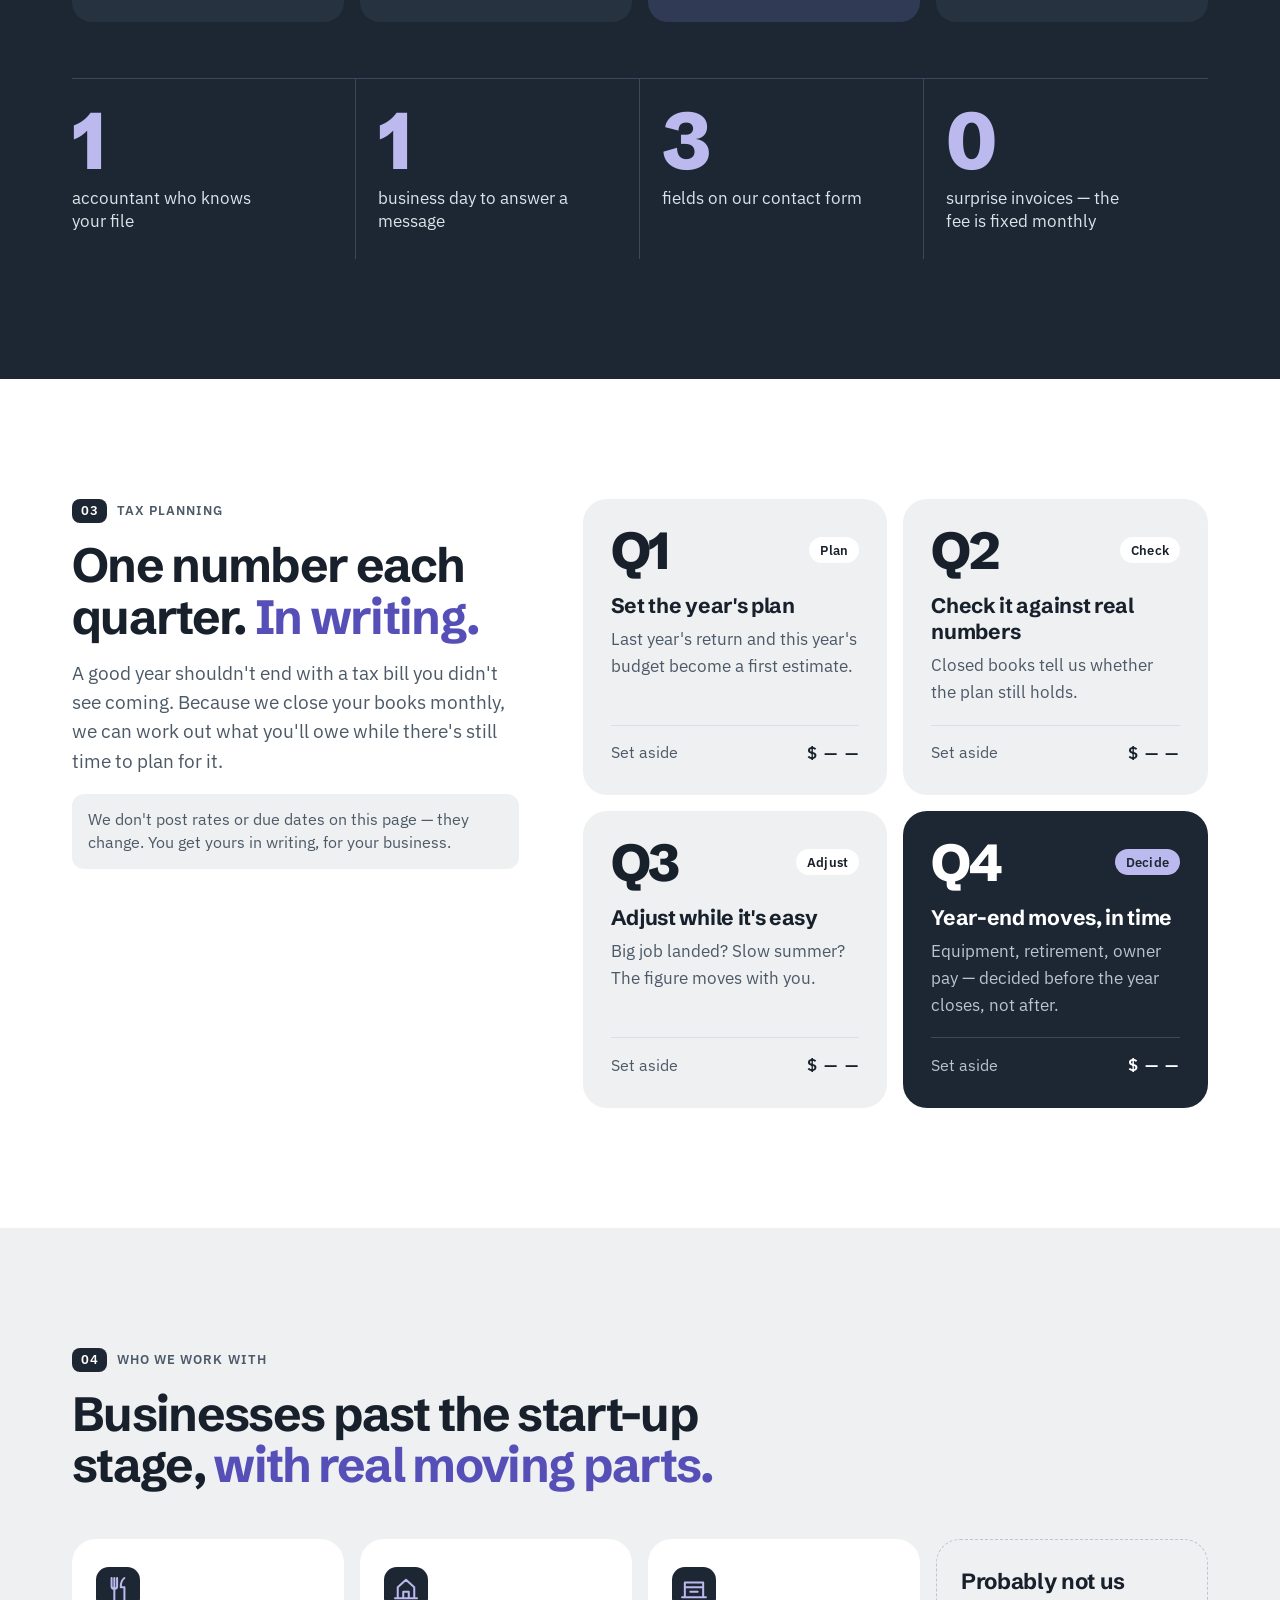
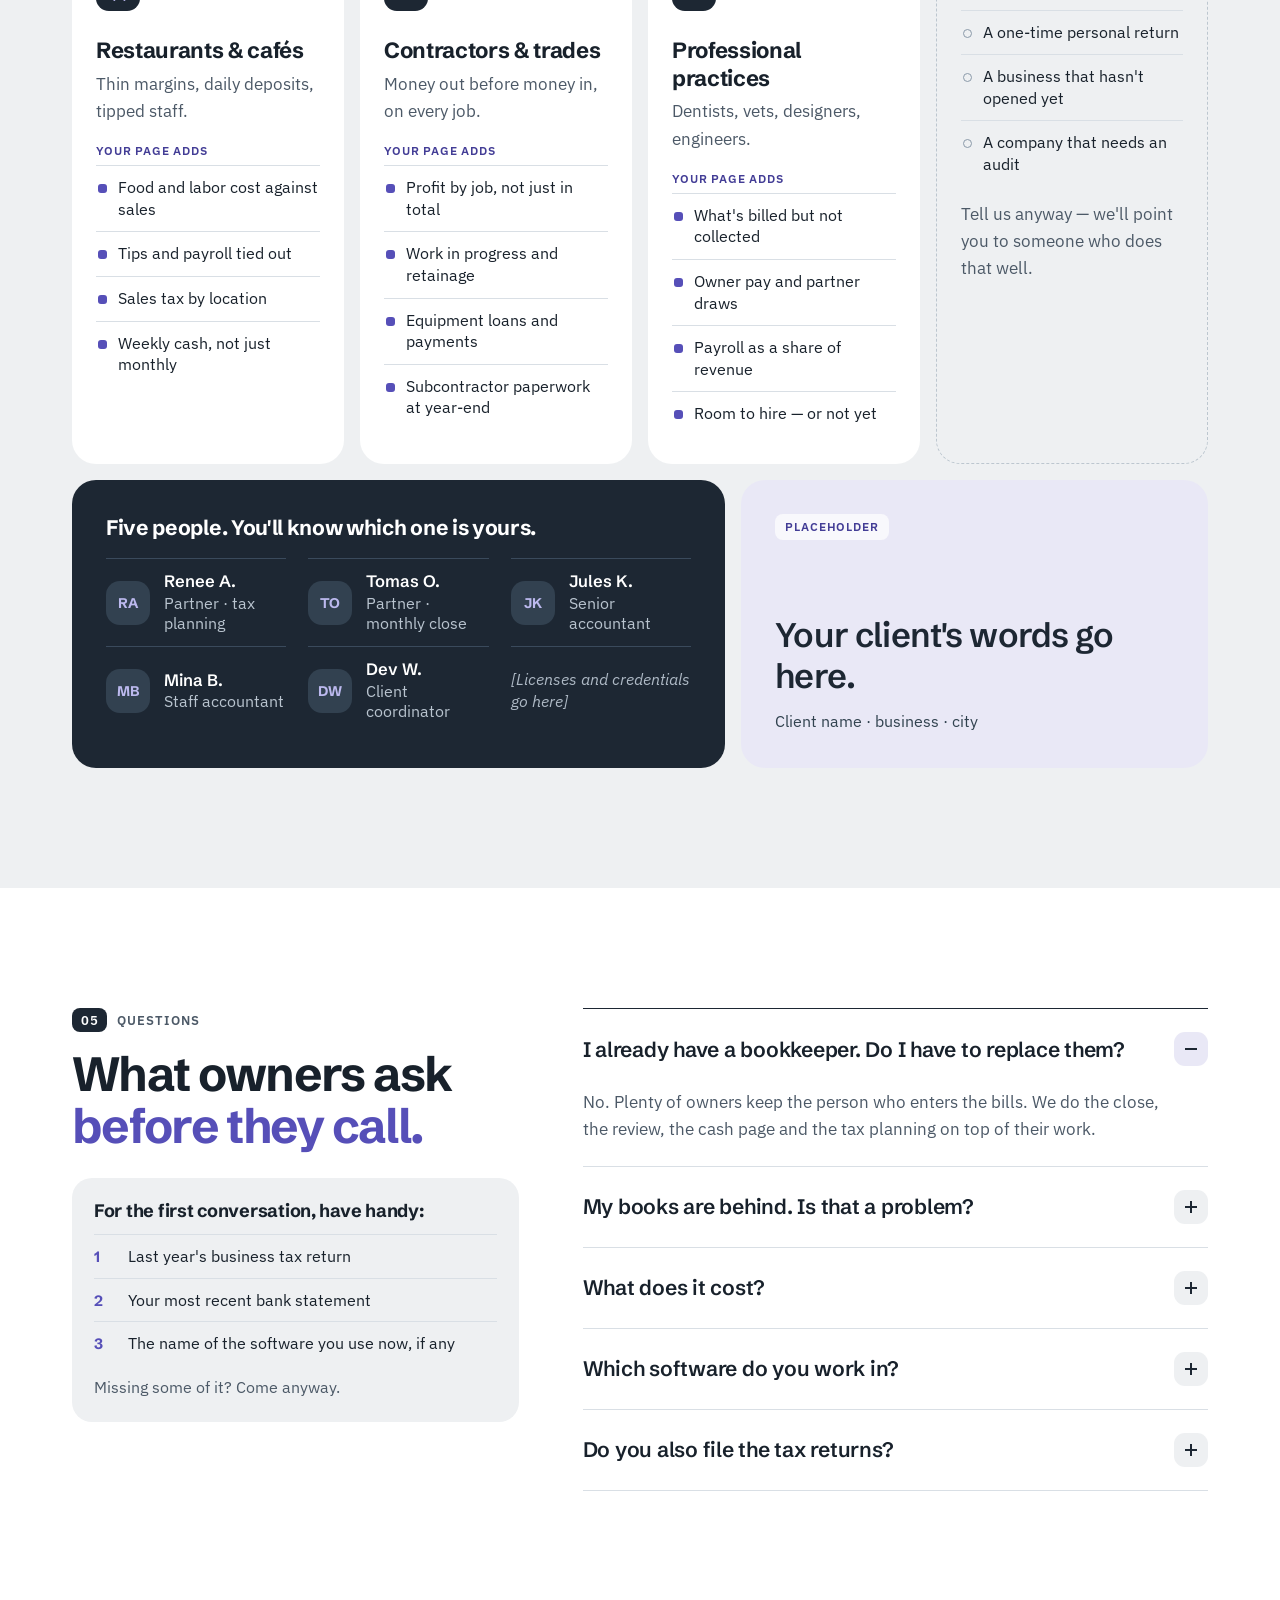
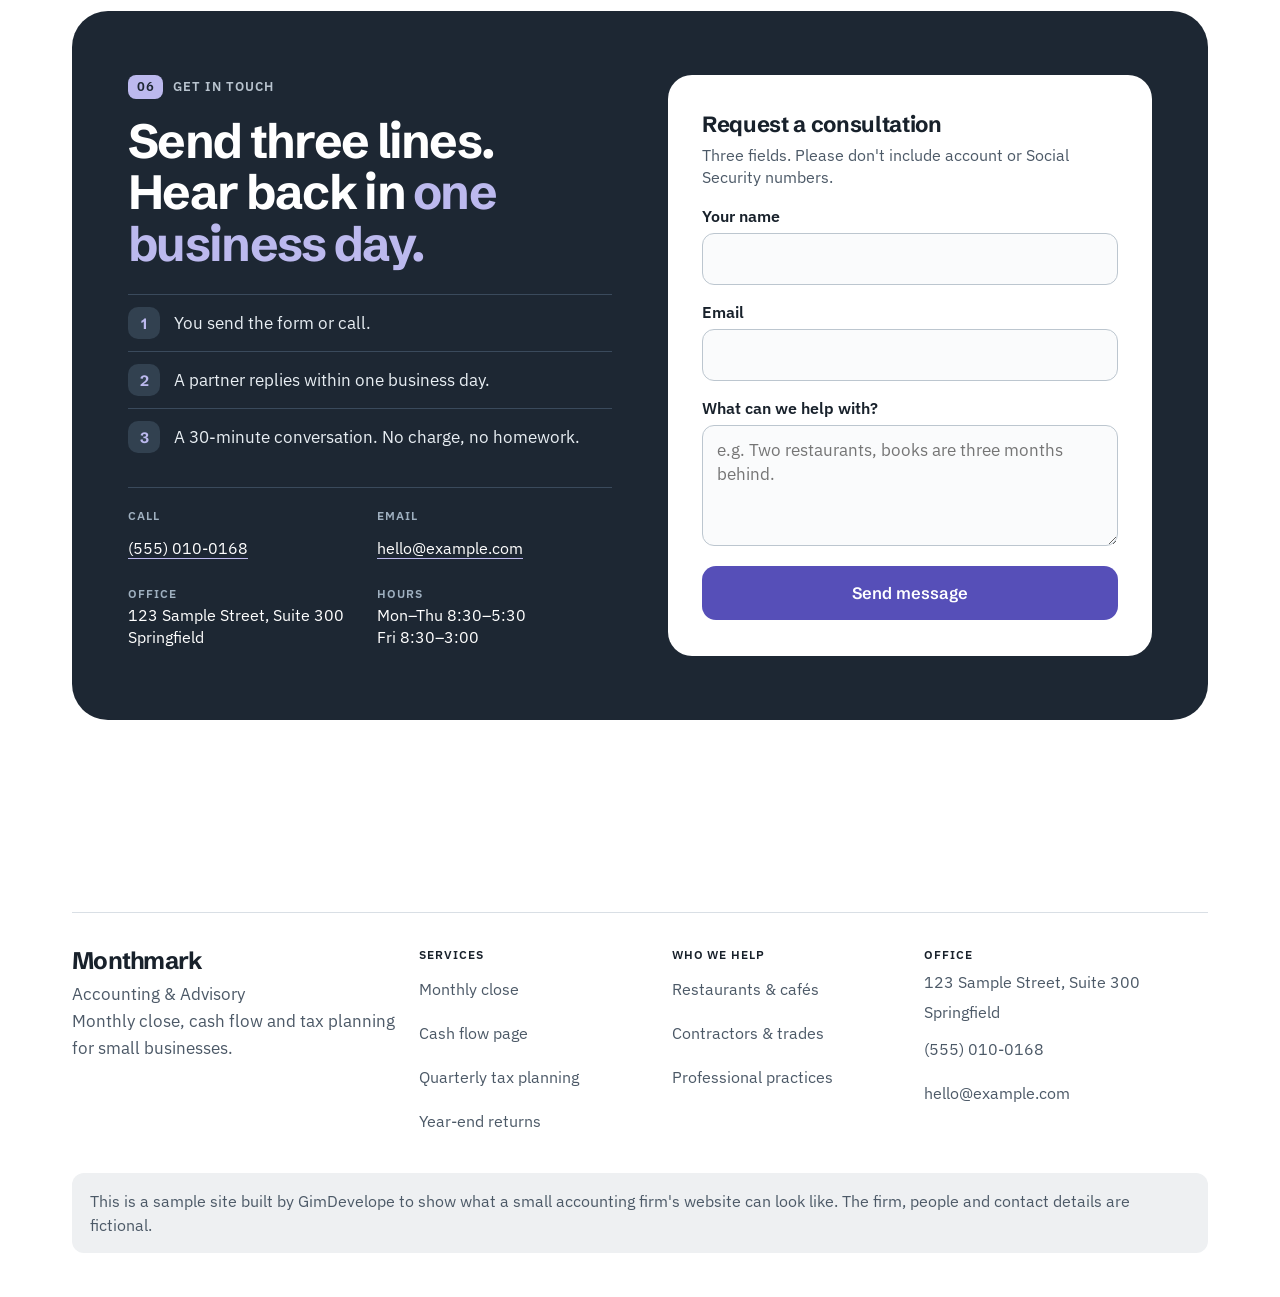
<file: monthmark/index.html>
<!doctype html>
<html lang="en">
<head>
<meta charset="utf-8">
<meta name="viewport" content="width=device-width, initial-scale=1">
<meta name="robots" content="noindex,nofollow">
<title>Monthmark Accounting — monthly close, cash flow and tax planning for small businesses (sample site)</title>
<meta name="description" content="Sample website for a fictional five-person accounting office: books closed every month, cash flow on one page, and taxes worked out each quarter for restaurants, contractors and professional practices.">
<meta property="og:title" content="Monthmark Accounting — your month on one page">
<meta property="og:description" content="Sample website for a fictional small-business accounting office. Monthly close, cash flow and quarterly tax planning.">
<meta property="og:type" content="website">
<meta property="og:site_name" content="Monthmark Accounting (sample)">
<meta name="theme-color" content="#1d2733">
<link rel="icon" href="data:image/svg+xml,%3Csvg xmlns='http://www.w3.org/2000/svg' viewBox='0 0 32 32'%3E%3Crect width='32' height='32' rx='8' fill='%231d2733'/%3E%3Cpath d='M7 23V10l5 7 4-7 4 7 5-7v13' fill='none' stroke='%23bcb9ee' stroke-width='2.6' stroke-linecap='round' stroke-linejoin='round'/%3E%3C/svg%3E">
<link rel="preconnect" href="https://fonts.googleapis.com">
<link rel="preconnect" href="https://fonts.gstatic.com" crossorigin>
<link href="https://fonts.googleapis.com/css2?family=IBM+Plex+Sans:wght@400;500;600&family=Schibsted+Grotesk:wght@600;700;800&display=swap" rel="stylesheet">
<script>document.documentElement.className='js'</script>
<link rel="stylesheet" href="style.css">
</head>
<body>
<a class="skip" href="#main">Skip to content</a>
<div class="strip" role="note">Sample website — not a real firm</div>

<header class="top">
  <div class="wrap top-in">
    <a class="brand" href="#home" aria-label="Monthmark Accounting, home">
      <svg viewBox="0 0 32 32" width="30" height="30" aria-hidden="true"><rect width="32" height="32" rx="8" fill="#1d2733"/><path d="M7 23V10l5 7 4-7 4 7 5-7v13" fill="none" stroke="#bcb9ee" stroke-width="2.6" stroke-linecap="round" stroke-linejoin="round"/></svg>
      <span>Monthmark<small>Accounting &amp; Advisory</small></span>
    </a>
    <nav class="nav" aria-label="Sections">
      <a href="#work">Services</a>
      <a href="#month">How it works</a>
      <a href="#quarters">Tax planning</a>
      <a href="#clients">Who we help</a>
      <a href="#questions">Questions</a>
    </nav>
    <div class="top-cta">
      <a class="tel" href="tel:+15550100168" aria-label="Call (555) 010-0168"><svg viewBox="0 0 24 24" width="18" height="18" aria-hidden="true"><path d="M7 3h3l1.5 4.5-2 1.5a11 11 0 0 0 5.5 5.5l1.5-2L21 14v3a3 3 0 0 1-3 3A14 14 0 0 1 4 6a3 3 0 0 1 3-3z" fill="none" stroke="currentColor" stroke-width="1.8" stroke-linejoin="round"/></svg><span>(555) 010-0168</span></a>
      <a class="btn btn-ink btn-s" href="#contact">Request a consultation</a>
    </div>
  </div>
</header>

<main id="main">

<!-- 1. HERO -->
<section class="hero" id="home">
  <div class="wrap">
    <div class="hero-copy">
      <p class="tag"><i></i>Monthly close · Cash flow · Tax planning</p>
      <h1>Your month on one page. Your taxes, <em>known ahead.</em></h1>
      <p class="lead">Monthmark is a five-person accounting office for restaurants, contractors and professional practices. We close your books every month, show you where the cash went, and tell you each quarter what to set aside for taxes.</p>
      <div class="cta">
        <a class="btn btn-ink" href="#contact">Request a consultation</a>
        <a class="btn btn-line" href="tel:+15550100168">Call (555) 010-0168</a>
      </div>
      <ul class="promises" aria-label="How we work">
        <li><b>10</b> business days to close the month</li>
        <li><b>1</b> page, not a 40-tab workbook</li>
        <li><b>4</b> tax check-ins a year</li>
      </ul>
    </div>

    <figure class="board rv" aria-label="Illustration of the one-page monthly summary a client receives. Amounts are left blank on purpose.">
      <div class="board-bar" aria-hidden="true">
        <span class="dots"><i></i><i></i><i></i></span>
        <span class="board-title">Your month — one page</span>
        <span class="pill pill-ok">Closed</span>
      </div>
      <div class="board-grid" aria-hidden="true">
        <div class="tile t-close">
          <p class="t-h">Month-end close</p>
          <div class="rowbar"><span>Sales</span><i style="--w:92%"></i><b>$ — —</b></div>
          <div class="rowbar"><span>Costs</span><i style="--w:64%" class="dim"></i><b>$ — —</b></div>
          <div class="rowbar"><span>Payroll</span><i style="--w:38%" class="dim"></i><b>$ — —</b></div>
          <div class="rowbar keep"><span>What's left</span><i style="--w:24%" class="acc"></i><b>$ — —</b></div>
        </div>
        <div class="tile t-cash">
          <p class="t-h">Cash in the bank <span>6 months</span></p>
          <svg class="line" viewBox="0 0 320 132" preserveAspectRatio="none" role="presentation">
            <defs><linearGradient id="ar" x1="0" y1="0" x2="0" y2="1"><stop offset="0" stop-color="#bcb9ee" stop-opacity=".32"/><stop offset="1" stop-color="#bcb9ee" stop-opacity="0"/></linearGradient></defs>
            <g stroke="#3a4a5c" stroke-width="1"><path d="M0 22h320M0 54h320M0 86h320"/></g>
            <path d="M0 96h320" stroke="#c9d3dd" stroke-width="1.2" stroke-dasharray="3 5"/>
            <path d="M0 84 L32 78 L64 82 L96 62 L128 68 L160 50 L192 58 L224 40 L256 46 L288 30 L320 24 V118 H0Z" fill="url(#ar)"/>
            <path class="draw" pathLength="1" d="M0 84 L32 78 L64 82 L96 62 L128 68 L160 50 L192 58 L224 40 L256 46 L288 30 L320 24" fill="none" stroke="#bcb9ee" stroke-width="2.6" stroke-linejoin="round" stroke-linecap="round" vector-effect="non-scaling-stroke"/>
            <g stroke="#5b6b7d" stroke-width="1.2"><path d="M1 118v8M64 118v8M128 118v8M192 118v8M256 118v8M319 118v8"/></g>
          </svg>
          <p class="t-note"><i class="dash"></i>Cushion you asked us to keep</p>
        </div>
        <div class="tile t-q">
          <p class="t-h">Tax plan for the year</p>
          <ol class="qstrip">
            <li class="done"><b>Q1</b><span>Sent</span></li>
            <li class="done"><b>Q2</b><span>Sent</span></li>
            <li class="now"><b>Q3</b><span>In review</span></li>
            <li><b>Q4</b><span>Up next</span></li>
          </ol>
          <p class="t-set">Set aside this quarter <b>$ — —</b></p>
        </div>
        <div class="tile t-todo">
          <p class="t-h">Needs you <span>2</span></p>
          <div class="note"><i class="n1"></i><p><b>Two card charges</b> need a category</p></div>
          <div class="note"><i class="n2"></i><p><b>Q3 estimate</b> is ready to look over</p></div>
          <div class="note mute"><i class="n3"></i><p>Payroll tied out — nothing to do</p></div>
          <p class="t-foot"><span>One reply covers both</span><i></i></p>
        </div>
      </div>
      <figcaption>Illustration only. Amounts are left blank on purpose.</figcaption>
    </figure>
  </div>
</section>

<!-- flowing band -->
<div class="band" aria-label="Kinds of businesses we keep books for">
  <div class="band-track">
    <div class="band-set">
      <span>Full-service restaurants</span><span>Cafés &amp; bakeries</span><span>General contractors</span><span>Electricians &amp; plumbers</span><span>Remodelers</span><span>Dental practices</span><span>Design studios</span><span>Engineering firms</span><span>Veterinary clinics</span>
    </div>
    <div class="band-set" aria-hidden="true">
      <span>Full-service restaurants</span><span>Cafés &amp; bakeries</span><span>General contractors</span><span>Electricians &amp; plumbers</span><span>Remodelers</span><span>Dental practices</span><span>Design studios</span><span>Engineering firms</span><span>Veterinary clinics</span>
    </div>
  </div>
</div>

<!-- 2. WHAT WE DO -->
<section class="sec" id="work">
  <div class="wrap">
    <header class="sec-head rv">
      <p class="eyebrow"><b>01</b> What we do</p>
      <h2>Three jobs, done <em>on a schedule.</em></h2>
      <p class="sub">Most owners we meet already have a bookkeeper or a shoebox. What's missing is somebody who finishes the month, reads it, and says what it means for cash and taxes.</p>
    </header>

    <div class="bento">
      <article class="card c-close rv">
        <p class="chip">Every month</p>
        <h3>The monthly close</h3>
        <p>Every bank and card account reconciled, payroll tied to the ledger, loans and sales tax checked. Then the books are locked so last month stops moving.</p>
        <ul class="tied" aria-label="What gets tied out"><li>Bank</li><li>Cards</li><li>Payroll</li><li>Loans</li><li>Sales tax</li></ul>
        <div class="days" aria-hidden="true">
          <div class="phases"><span style="--s:3">Collect</span><span style="--s:4">Reconcile</span><span style="--s:3">Review &amp; lock</span></div>
          <div class="days-row"><i></i><i></i><i></i><i></i><i></i><i></i><i></i><i></i><i></i><i class="end"></i></div>
          <div class="days-lab"><span>Day 1</span><span>Day 10</span></div>
        </div>
        <p class="big"><b>10</b><span>business days after month-end, your page is in your inbox.</span></p>
      </article>

      <article class="card c-cash rv">
        <div class="c-txt">
          <p class="chip">Every week you want it</p>
          <h3>Cash flow you can actually read</h3>
          <p>A 13-week look ahead: what's coming in, what's going out, and the weeks that get tight — before you're in one.</p>
        </div>
        <div class="weeks" aria-hidden="true">
          <i style="--h:54%"></i><i style="--h:70%"></i><i style="--h:62%"></i><i style="--h:40%" class="low"></i><i style="--h:30%" class="low"></i><i style="--h:58%"></i><i style="--h:76%"></i><i style="--h:68%"></i><i style="--h:84%"></i><i style="--h:60%"></i><i style="--h:72%"></i><i style="--h:88%"></i><i style="--h:80%"></i>
          <span class="weeks-tag">Tight weeks, flagged early</span>
        </div>
      </article>

      <article class="card c-tax rv">
        <p class="chip">Every quarter</p>
        <p class="huge" aria-hidden="true">4×</p>
        <h3>Taxes worked out ahead</h3>
        <p>Four times a year we run your real numbers and send one figure to set aside.</p>
      </article>

      <article class="card c-year rv">
        <p class="chip">Once a year</p>
        <h3>Year-end without the scramble</h3>
        <p>Your business and owner returns are prepared here, from the same books we closed all year. No box of receipts at tax time.</p>
        <div class="stack" aria-hidden="true"><i></i><i></i><i></i></div>
      </article>

      <article class="card c-also rv">
        <h3>Also handled</h3>
        <ul class="tags">
          <li>Payroll coordination</li><li>Sales tax filings</li><li>Year-end contractor forms</li><li>Bill-pay oversight</li><li>Accounting software setup</li><li>Lender &amp; bonding packages</li><li>Clean-up of past months</li>
        </ul>
      </article>
    </div>
  </div>
</section>

<!-- 3. HOW A MONTH RUNS -->
<section class="sec dark" id="month">
  <div class="wrap">
    <header class="sec-head rv">
      <p class="eyebrow"><b>02</b> How a month runs</p>
      <h2>Same four steps. <em>Every month.</em></h2>
      <p class="sub">You'll know what we're doing and what we need from you. Most months, that's one email.</p>
    </header>
    <ol class="steps">
      <li class="rv"><span class="when">Days 1–3</span><b class="num">01</b><h3>We pull the statements</h3><p>Bank, card, payroll and point-of-sale reports come to us directly. You don't upload a thing.</p><span class="who">Us</span></li>
      <li class="rv"><span class="when">Days 4–7</span><b class="num">02</b><h3>One email of questions</h3><p>Anything we can't place goes in a single list. Answer from your phone, in plain words.</p><span class="who you">You · a few minutes</span></li>
      <li class="rv"><span class="when">By day 10</span><b class="num">03</b><h3>Your page arrives</h3><p>Sales, costs, what's left, cash on hand, and the two or three things worth your attention.</p><span class="who">Us</span></li>
      <li class="rv"><span class="when">Any time after</span><b class="num">04</b><h3>Talk it through</h3><p>A 20-minute call with the accountant who closed your books, whenever something looks off.</p><span class="who you">Together · optional</span></li>
    </ol>
    <dl class="facts rv">
      <div><dt>1</dt><dd>accountant who knows your file</dd></div>
      <div><dt>1</dt><dd>business day to answer a message</dd></div>
      <div><dt>3</dt><dd>fields on our contact form</dd></div>
      <div><dt>0</dt><dd>surprise invoices — the fee is fixed monthly</dd></div>
    </dl>
  </div>
</section>

<!-- 4. QUARTERLY TAX PLANNING -->
<section class="sec" id="quarters">
  <div class="wrap">
    <div class="q-layout">
      <header class="sec-head rv">
        <p class="eyebrow"><b>03</b> Tax planning</p>
        <h2>One number each quarter. <em>In writing.</em></h2>
        <p class="sub">A good year shouldn't end with a tax bill you didn't see coming. Because we close your books monthly, we can work out what you'll owe while there's still time to plan for it.</p>
        <p class="fine">We don't post rates or due dates on this page — they change. You get yours in writing, for your business.</p>
      </header>
      <ol class="qcards">
        <li class="rv"><div class="q-top"><b>Q1</b><span class="pill">Plan</span></div><h3>Set the year's plan</h3><p>Last year's return and this year's budget become a first estimate.</p><p class="amt"><span>Set aside</span><b>$ — —</b></p></li>
        <li class="rv"><div class="q-top"><b>Q2</b><span class="pill">Check</span></div><h3>Check it against real numbers</h3><p>Closed books tell us whether the plan still holds.</p><p class="amt"><span>Set aside</span><b>$ — —</b></p></li>
        <li class="rv"><div class="q-top"><b>Q3</b><span class="pill">Adjust</span></div><h3>Adjust while it's easy</h3><p>Big job landed? Slow summer? The figure moves with you.</p><p class="amt"><span>Set aside</span><b>$ — —</b></p></li>
        <li class="rv hl"><div class="q-top"><b>Q4</b><span class="pill">Decide</span></div><h3>Year-end moves, in time</h3><p>Equipment, retirement, owner pay — decided before the year closes, not after.</p><p class="amt"><span>Set aside</span><b>$ — —</b></p></li>
      </ol>
    </div>
  </div>
</section>

<!-- 5. WHO WE WORK WITH -->
<section class="sec tint" id="clients">
  <div class="wrap">
    <header class="sec-head rv">
      <p class="eyebrow"><b>04</b> Who we work with</p>
      <h2>Businesses past the start-up stage, <em>with real moving parts.</em></h2>
      <p class="swipe" aria-hidden="true">Swipe · 4 cards</p>
    </header>
    <div class="trades" role="group" aria-label="Kinds of businesses we work with" tabindex="0">
      <article class="trade rv">
        <svg viewBox="0 0 48 48" width="44" height="44" aria-hidden="true"><rect width="48" height="48" rx="14" fill="#1d2733"/><path d="M17 12v9a3 3 0 0 0 6 0v-9M20 12v24M31 12c-3 2-4 6-4 10h4v14" fill="none" stroke="#bcb9ee" stroke-width="2.2" stroke-linecap="round" stroke-linejoin="round"/></svg>
        <h3>Restaurants &amp; cafés</h3>
        <p>Thin margins, daily deposits, tipped staff.</p>
        <p class="adds">Your page adds</p>
        <ul><li>Food and labor cost against sales</li><li>Tips and payroll tied out</li><li>Sales tax by location</li><li>Weekly cash, not just monthly</li></ul>
      </article>
      <article class="trade rv">
        <svg viewBox="0 0 48 48" width="44" height="44" aria-hidden="true"><rect width="48" height="48" rx="14" fill="#1d2733"/><path d="M12 34h24M15 34V22l9-8 9 8v12M21 34v-7h6v7" fill="none" stroke="#bcb9ee" stroke-width="2.2" stroke-linecap="round" stroke-linejoin="round"/></svg>
        <h3>Contractors &amp; trades</h3>
        <p>Money out before money in, on every job.</p>
        <p class="adds">Your page adds</p>
        <ul><li>Profit by job, not just in total</li><li>Work in progress and retainage</li><li>Equipment loans and payments</li><li>Subcontractor paperwork at year-end</li></ul>
      </article>
      <article class="trade rv">
        <svg viewBox="0 0 48 48" width="44" height="44" aria-hidden="true"><rect width="48" height="48" rx="14" fill="#1d2733"/><path d="M14 33V17h20v16M14 22h20M20 27h8M11 33h26" fill="none" stroke="#bcb9ee" stroke-width="2.2" stroke-linecap="round" stroke-linejoin="round"/></svg>
        <h3>Professional practices</h3>
        <p>Dentists, vets, designers, engineers.</p>
        <p class="adds">Your page adds</p>
        <ul><li>What's billed but not collected</li><li>Owner pay and partner draws</li><li>Payroll as a share of revenue</li><li>Room to hire — or not yet</li></ul>
      </article>
      <aside class="trade notus rv">
        <h3>Probably not us</h3>
        <ul><li>A one-time personal return</li><li>A business that hasn't opened yet</li><li>A company that needs an audit</li></ul>
        <p>Tell us anyway — we'll point you to someone who does that well.</p>
      </aside>
    </div>

    <div class="people">
      <div class="team rv">
        <h3>Five people. You'll know which one is yours.</h3>
        <ul>
          <li><i>RA</i><span><b>Renee A.</b>Partner · tax planning</span></li>
          <li><i>TO</i><span><b>Tomas O.</b>Partner · monthly close</span></li>
          <li><i>JK</i><span><b>Jules K.</b>Senior accountant</span></li>
          <li><i>MB</i><span><b>Mina B.</b>Staff accountant</span></li>
          <li><i>DW</i><span><b>Dev W.</b>Client coordinator</span></li>
          <li class="cred"><span class="ph">[Licenses and credentials go here]</span></li>
        </ul>
      </div>
      <figure class="quote rv">
        <span class="ph-tag">Placeholder</span>
        <blockquote>Your client's words go here.</blockquote>
        <figcaption>Client name · business · city</figcaption>
      </figure>
    </div>
  </div>
</section>

<!-- 6. QUESTIONS -->
<section class="sec" id="questions">
  <div class="wrap qa">
    <header class="sec-head rv">
      <p class="eyebrow"><b>05</b> Questions</p>
      <h2>What owners ask <em>before they call.</em></h2>
      <div class="bring">
        <h3>For the first conversation, have handy:</h3>
        <ol><li>Last year's business tax return</li><li>Your most recent bank statement</li><li>The name of the software you use now, if any</li></ol>
        <p>Missing some of it? Come anyway.</p>
      </div>
    </header>
    <div class="faq rv">
      <details name="faq" open><summary>I already have a bookkeeper. Do I have to replace them?</summary><p>No. Plenty of owners keep the person who enters the bills. We do the close, the review, the cash page and the tax planning on top of their work.</p></details>
      <details name="faq"><summary>My books are behind. Is that a problem?</summary><p>It's a common starting point. We clean up the past months first, as a separate fixed-price project, and start the monthly rhythm once they're right.</p></details>
      <details name="faq"><summary>What does it cost?</summary><p>A fixed monthly fee, set after we've looked at your accounts, so you know the number before you sign anything. <span class="ph">[Your monthly fee range goes here]</span></p></details>
      <details name="faq"><summary>Which software do you work in?</summary><p>The common small-business accounting programs. If you have one already and it fits, we stay in it. If it doesn't, we'll say why and handle the move.</p></details>
      <details name="faq"><summary>Do you also file the tax returns?</summary><p>Yes. Business and owner returns are prepared in our office from the books we've been closing all year, and the same partner signs off on both.</p></details>
    </div>
  </div>
</section>

<!-- 7. CONTACT -->
<section class="sec contact" id="contact">
  <div class="wrap">
    <div class="cta-panel">
      <div class="cta-copy rv">
        <p class="eyebrow"><b>06</b> Get in touch</p>
        <h2>Send three lines. Hear back in <em>one business day.</em></h2>
        <ol class="next">
          <li><b>1</b><span>You send the form or call.</span></li>
          <li><b>2</b><span>A partner replies within one business day.</span></li>
          <li><b>3</b><span>A 30-minute conversation. No charge, no homework.</span></li>
        </ol>
        <dl class="info">
          <div><dt>Call</dt><dd><a href="tel:+15550100168">(555) 010-0168</a></dd></div>
          <div><dt>Email</dt><dd><a href="mailto:hello@example.com">hello@example.com</a></dd></div>
          <div><dt>Office</dt><dd>123 Sample Street, Suite 300<br>Springfield</dd></div>
          <div><dt>Hours</dt><dd>Mon–Thu 8:30–5:30<br>Fri 8:30–3:00</dd></div>
        </dl>
      </div>
      <form class="form rv" id="inquiry" novalidate>
        <h3>Request a consultation</h3>
        <p class="hint">Three fields. Please don't include account or Social Security numbers.</p>
        <label for="f-name">Your name</label>
        <input id="f-name" name="name" type="text" autocomplete="name" required>
        <label for="f-email">Email</label>
        <input id="f-email" name="email" type="email" autocomplete="email" required>
        <label for="f-msg">What can we help with?</label>
        <textarea id="f-msg" name="message" rows="4" required placeholder="e.g. Two restaurants, books are three months behind."></textarea>
        <button class="btn btn-acc" type="submit">Send message</button>
        <p class="status" id="form-status" role="status" aria-live="polite"></p>
      </form>
    </div>
  </div>
</section>
</main>

<footer class="foot">
  <div class="wrap">
    <div class="foot-grid">
      <div class="f-brand">
        <p class="f-name">Monthmark</p>
        <p>Accounting &amp; Advisory<br>Monthly close, cash flow and tax planning for small businesses.</p>
      </div>
      <div><h4>Services</h4><ul><li><a href="#work">Monthly close</a></li><li><a href="#work">Cash flow page</a></li><li><a href="#quarters">Quarterly tax planning</a></li><li><a href="#work">Year-end returns</a></li></ul></div>
      <div><h4>Who we help</h4><ul><li><a href="#clients">Restaurants &amp; cafés</a></li><li><a href="#clients">Contractors &amp; trades</a></li><li><a href="#clients">Professional practices</a></li></ul></div>
      <div><h4>Office</h4><ul><li>123 Sample Street, Suite 300</li><li>Springfield</li><li><a href="tel:+15550100168">(555) 010-0168</a></li><li><a href="mailto:hello@example.com">hello@example.com</a></li></ul></div>
    </div>
    <p class="disclose">This is a sample site built by GimDevelope to show what a small accounting firm's website can look like. The firm, people and contact details are fictional.</p>
  </div>
</footer>

<nav class="dock" aria-label="Quick contact">
  <a href="tel:+15550100168"><svg viewBox="0 0 24 24" width="20" height="20" aria-hidden="true"><path d="M7 3h3l1.5 4.5-2 1.5a11 11 0 0 0 5.5 5.5l1.5-2L21 14v3a3 3 0 0 1-3 3A14 14 0 0 1 4 6a3 3 0 0 1 3-3z" fill="none" stroke="currentColor" stroke-width="1.8" stroke-linejoin="round"/></svg>Call</a>
  <a class="dock-msg" href="#contact"><svg viewBox="0 0 24 24" width="20" height="20" aria-hidden="true"><path d="M4 5h16v11H9l-5 4z" fill="none" stroke="currentColor" stroke-width="1.8" stroke-linejoin="round"/></svg>Message</a>
</nav>
<script src="site.js" defer></script>
</body>
</html>
</file>
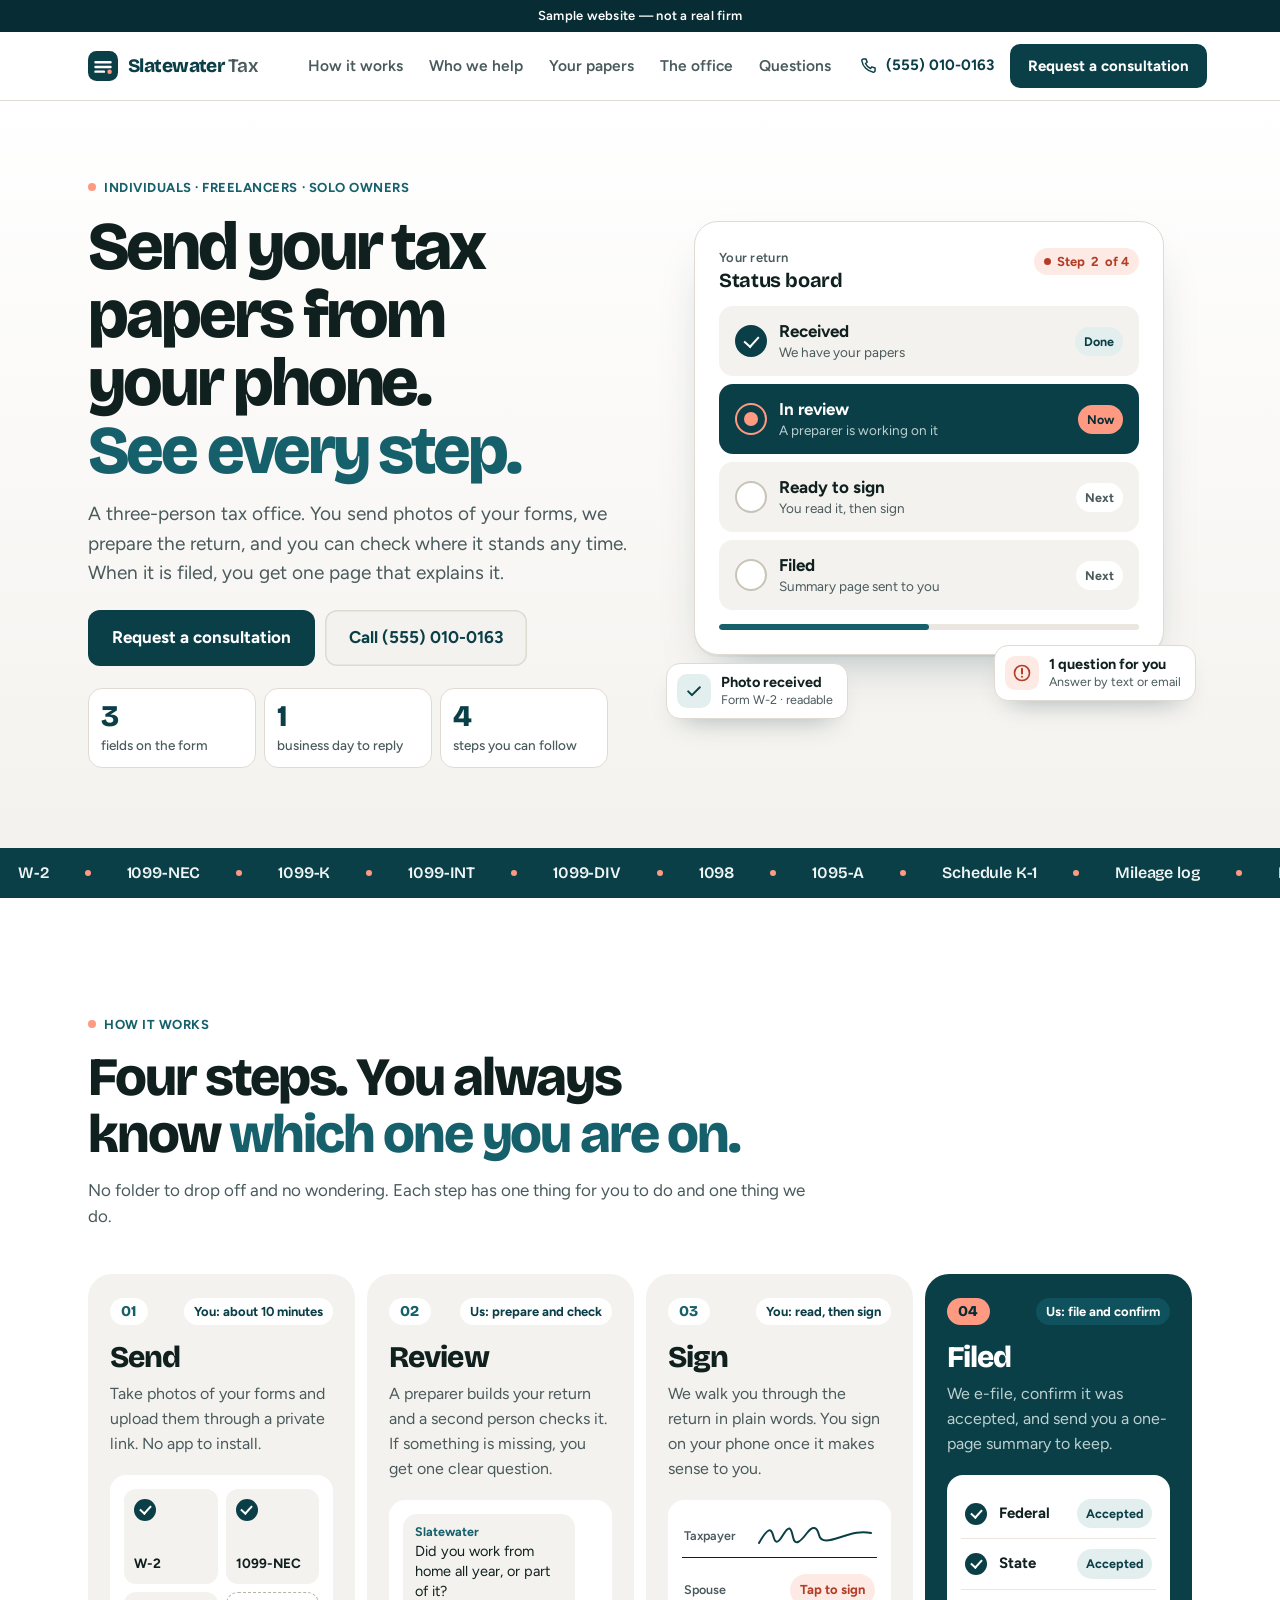
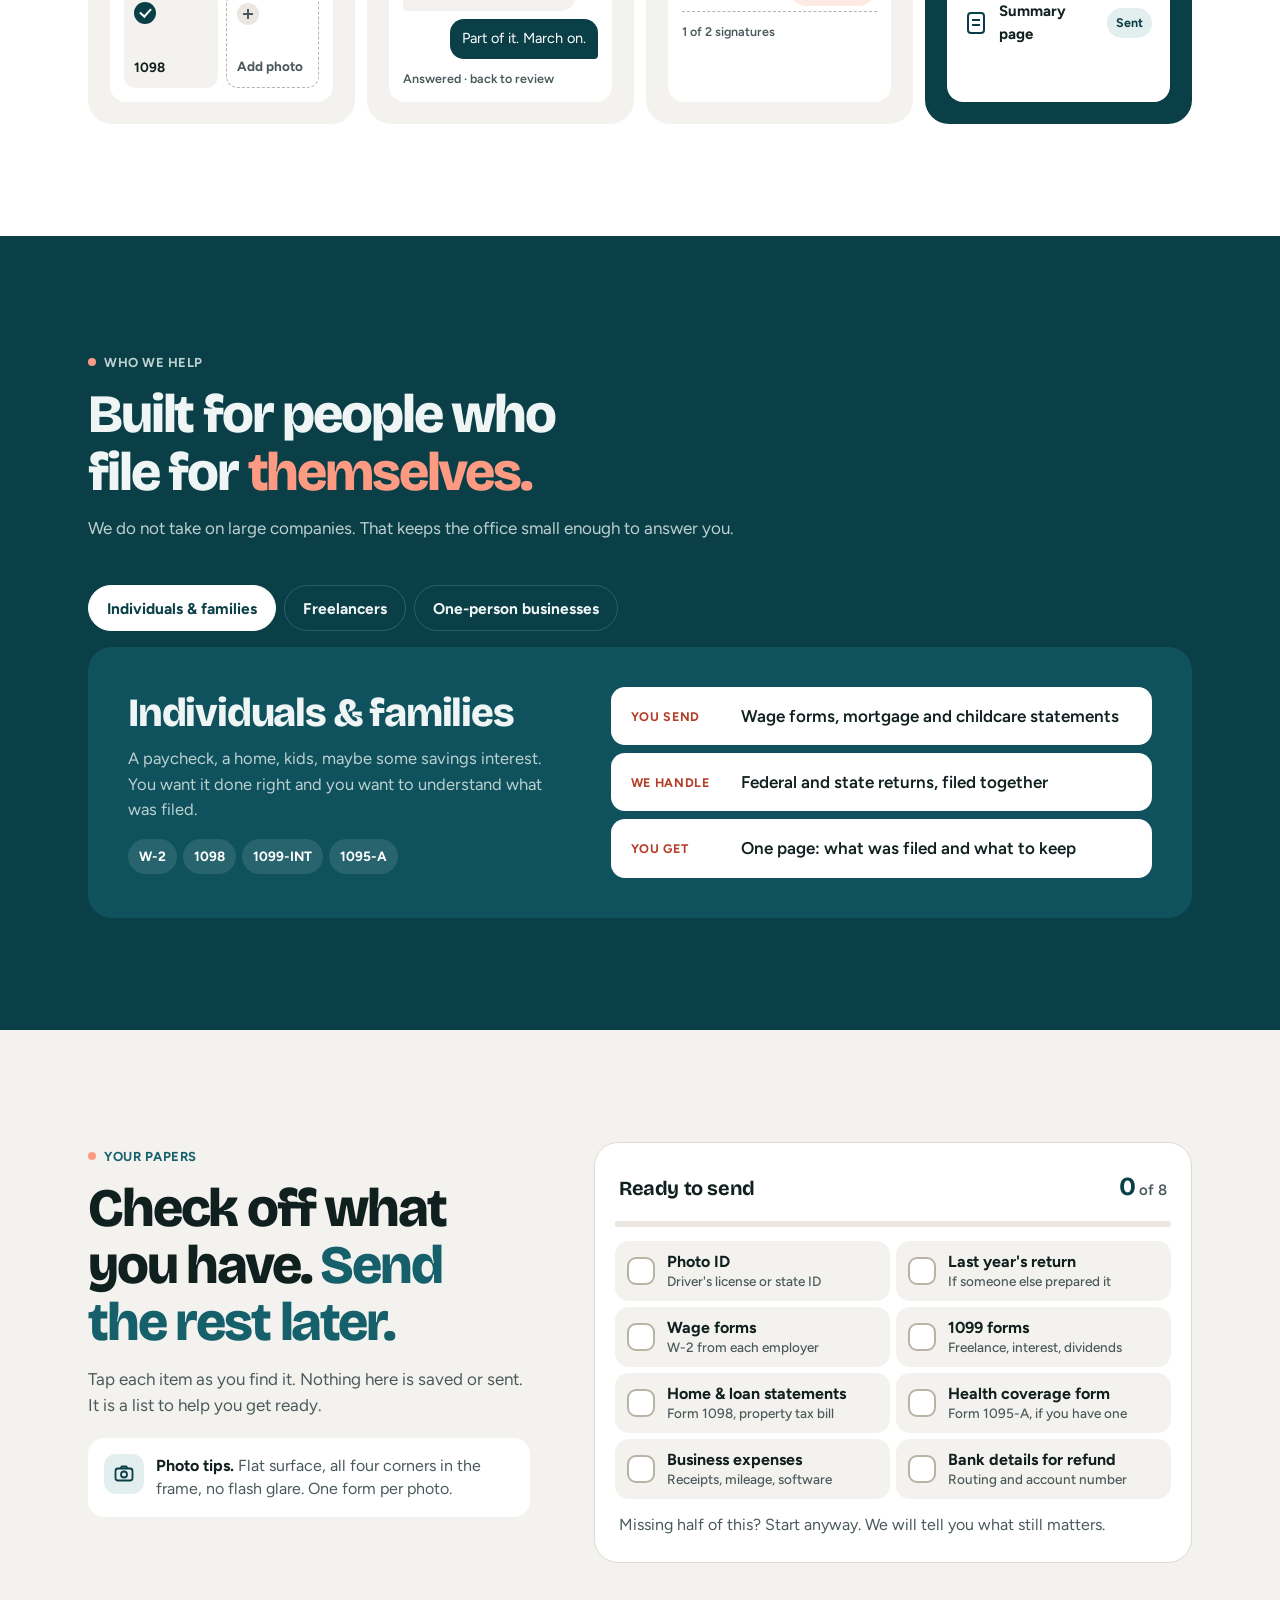
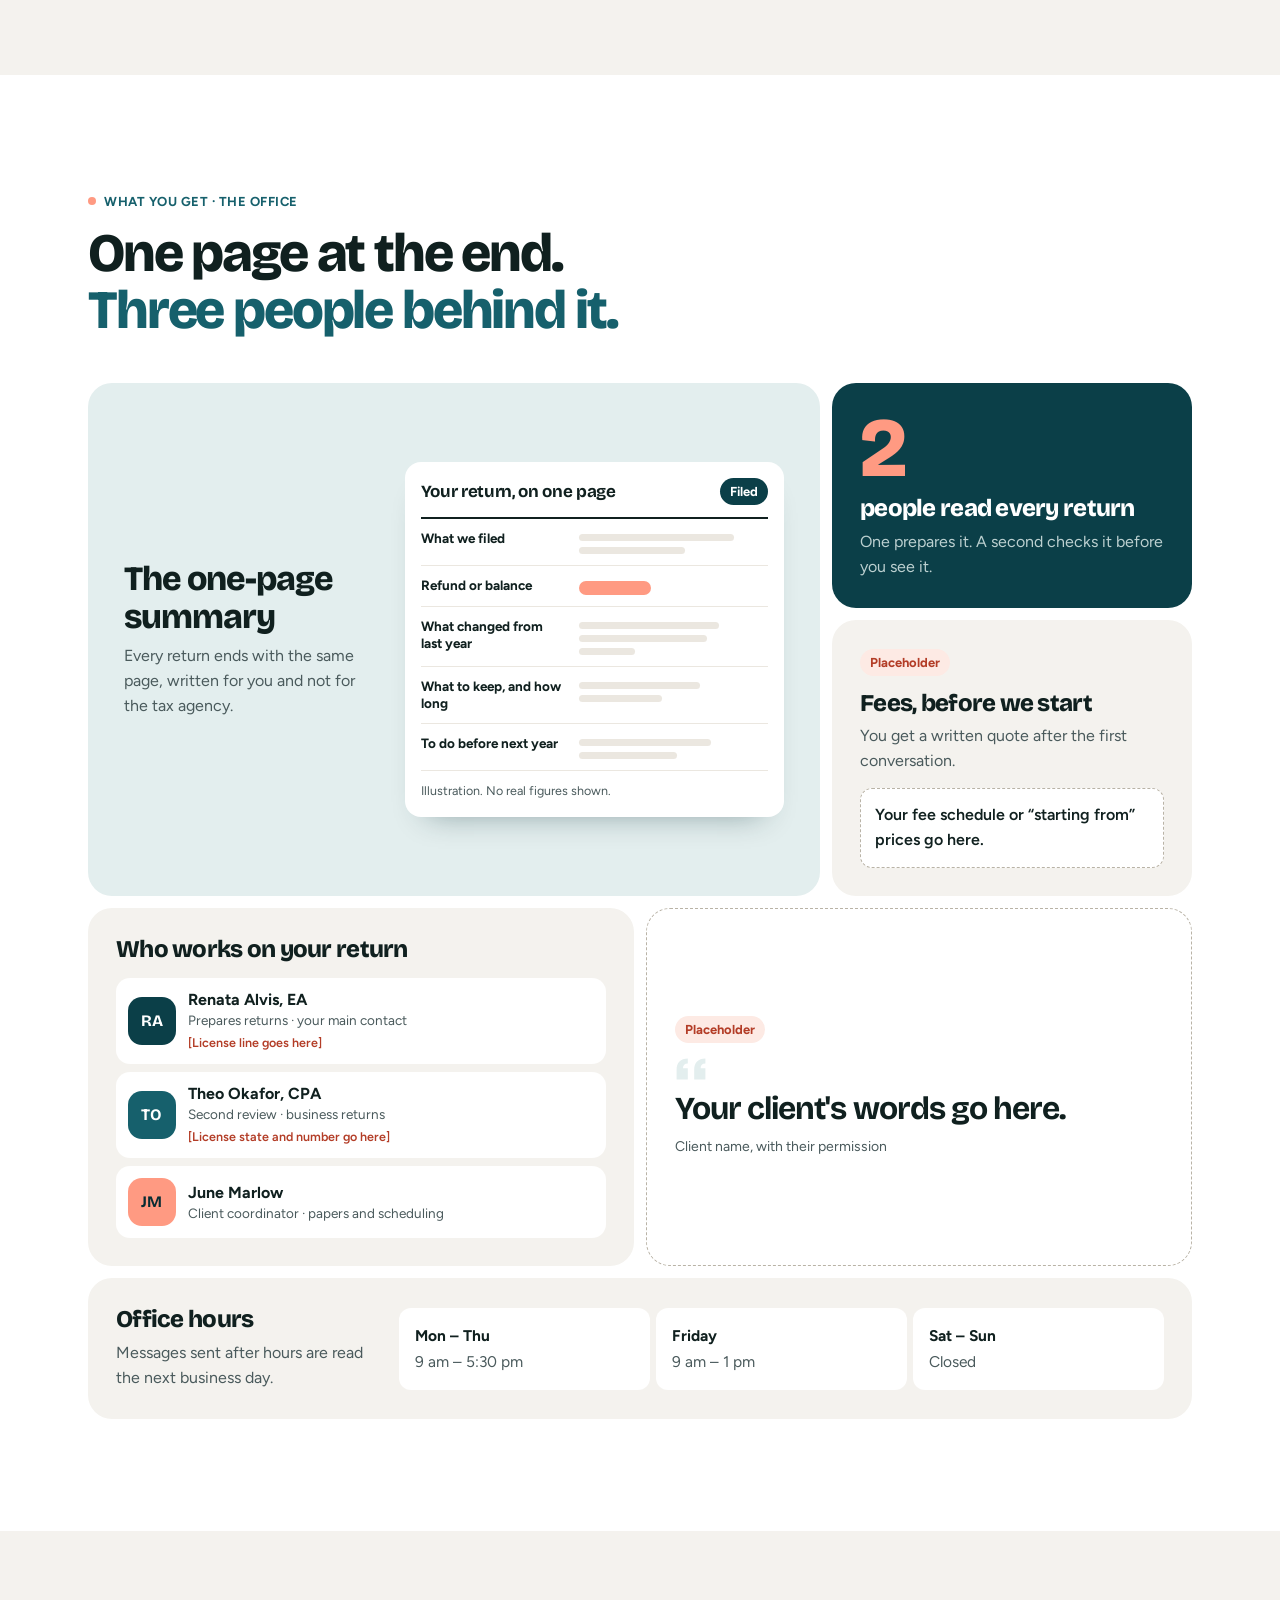
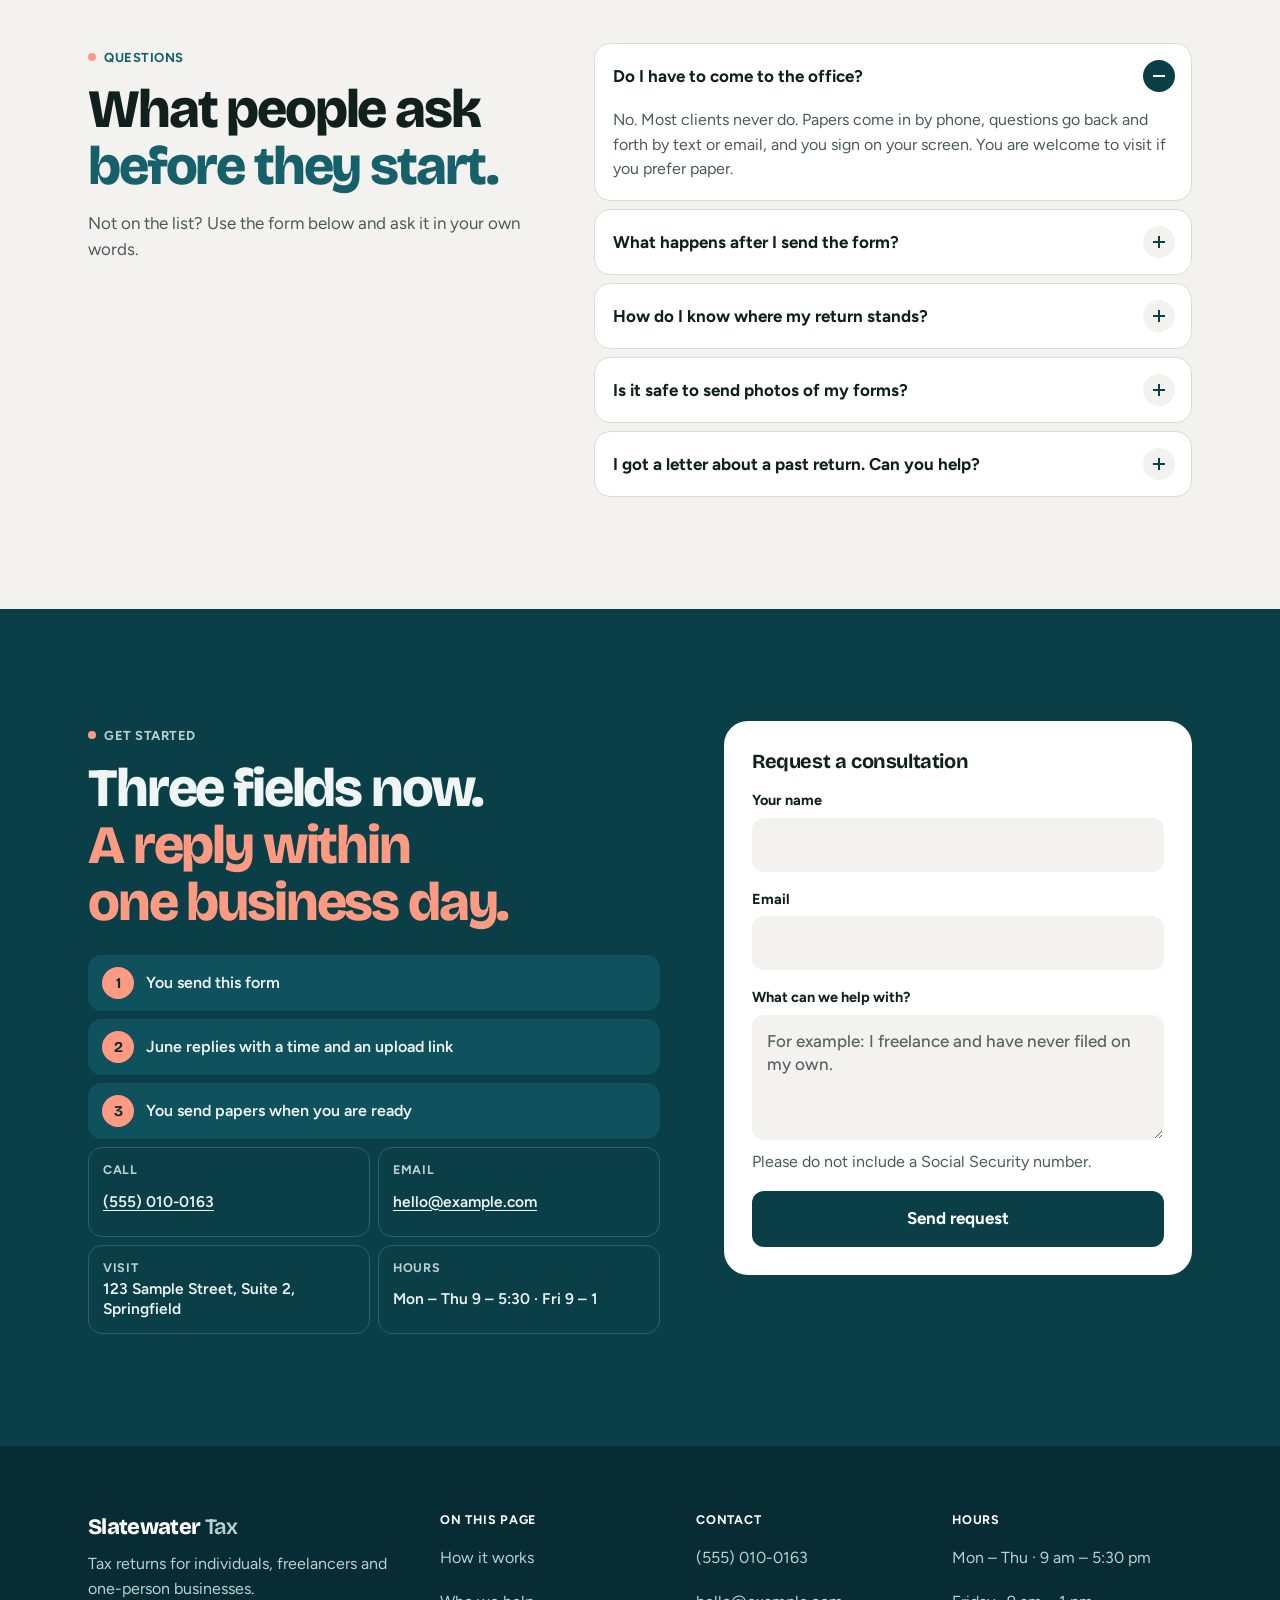
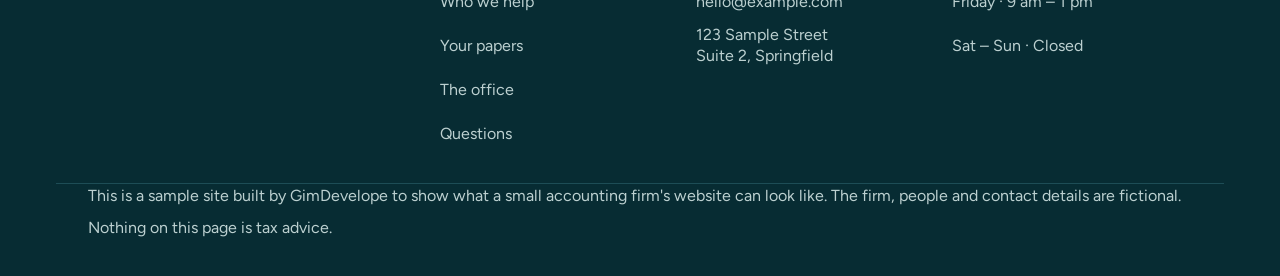
<file: slatewater-tax/index.html>
<!doctype html>
<html lang="en">
<head>
<meta charset="utf-8">
<meta name="viewport" content="width=device-width, initial-scale=1">
<meta name="robots" content="noindex,nofollow">
<title>Slatewater Tax — Tax returns for individuals, freelancers and one-person businesses</title>
<meta name="description" content="Sample website. A small tax office that takes your papers by phone, shows you where your return stands, and hands you a one-page summary when it is filed.">
<meta property="og:title" content="Slatewater Tax — send your papers from your phone">
<meta property="og:description" content="Sample website for a fictional three-person tax office. Send, review, sign, filed: four steps you can follow.">
<meta property="og:type" content="website">
<meta property="og:site_name" content="Slatewater Tax (sample)">
<meta name="theme-color" content="#0b3f48">
<link rel="icon" href="data:image/svg+xml,%3Csvg xmlns='http://www.w3.org/2000/svg' viewBox='0 0 32 32'%3E%3Crect width='32' height='32' rx='9' fill='%230b3f48'/%3E%3Cpath d='M8 12h16M8 17h16M8 22h9' stroke='%23fff' stroke-width='2.6' stroke-linecap='round'/%3E%3Ccircle cx='23' cy='22' r='2.4' fill='%23ff9a82'/%3E%3C/svg%3E">
<link rel="preconnect" href="https://fonts.googleapis.com">
<link rel="preconnect" href="https://fonts.gstatic.com" crossorigin>
<link href="https://fonts.googleapis.com/css2?family=Bricolage+Grotesque:opsz,wght@12..96,600;12..96,700;12..96,800&family=Figtree:wght@400;500;600;700&display=swap" rel="stylesheet">
<link rel="stylesheet" href="style.css">
</head>
<body>
<a class="skip" href="#main">Skip to content</a>
<div class="sample-strip" role="note">Sample website — not a real firm</div>

<header class="head">
  <div class="wrap head-in">
    <a class="brand" href="#top" aria-label="Slatewater Tax, home">
      <svg class="brand-mark" viewBox="0 0 32 32" aria-hidden="true"><rect width="32" height="32" rx="9" fill="currentColor"/><path d="M8 12h16M8 17h16M8 22h9" stroke="#fff" stroke-width="2.6" stroke-linecap="round"/><circle cx="23" cy="22" r="2.4" fill="#ff9a82"/></svg>
      <span class="brand-name">Slatewater <span>Tax</span></span>
    </a>
    <nav class="nav" aria-label="Sections">
      <a href="#how">How it works</a>
      <a href="#who">Who we help</a>
      <a href="#papers">Your papers</a>
      <a href="#office">The office</a>
      <a href="#faq">Questions</a>
    </nav>
    <a class="head-call" href="tel:+15550100163"><svg viewBox="0 0 24 24" aria-hidden="true"><path d="M6.6 3.5h3l1.4 4-2 1.5a12 12 0 0 0 6 6l1.5-2 4 1.4v3a2 2 0 0 1-2.2 2A16.5 16.5 0 0 1 4.6 5.7a2 2 0 0 1 2-2.2z" fill="none" stroke="currentColor" stroke-width="1.8" stroke-linejoin="round"/></svg><span>(555) 010-0163</span></a>
    <a class="btn btn-sm head-cta" href="#contact">Request a consultation</a>
  </div>
</header>

<main id="main">

<!-- 1. HERO -->
<section class="hero" id="top">
  <div class="wrap hero-grid">
    <div class="hero-copy">
      <p class="tag"><span class="dot"></span>Individuals · Freelancers · Solo owners</p>
      <h1>Send your tax papers from your phone. <em>See every step.</em></h1>
      <p class="lede">A three-person tax office. You send photos of your forms, we prepare the return, and you can check where it stands any time. When it is filed, you get one page that explains it.</p>
      <div class="cta-row">
        <a class="btn btn-main" href="#contact">Request a consultation</a>
        <a class="btn btn-ghost" href="tel:+15550100163">Call (555) 010-0163</a>
      </div>
      <ul class="promise" aria-label="What to expect">
        <li><b>3</b><span>fields on the form</span></li>
        <li><b>1</b><span>business day to reply</span></li>
        <li><b>4</b><span>steps you can follow</span></li>
      </ul>
    </div>

    <div class="hero-board" aria-label="Illustration: a return status board">
      <div class="board card-float" id="board">
        <div class="board-top">
          <div>
            <p class="mini">Your return</p>
            <p class="board-title">Status board</p>
          </div>
          <span class="chip chip-live"><i></i>Step <span id="board-n">2</span> of 4</span>
        </div>
        <ol class="board-steps">
          <li data-s="1" class="done"><span class="st-ic"></span><div><b>Received</b><small>We have your papers</small></div><span class="st-tag">Done</span></li>
          <li data-s="2" class="now"><span class="st-ic"></span><div><b>In review</b><small>A preparer is working on it</small></div><span class="st-tag">Now</span></li>
          <li data-s="3"><span class="st-ic"></span><div><b>Ready to sign</b><small>You read it, then sign</small></div><span class="st-tag">Next</span></li>
          <li data-s="4"><span class="st-ic"></span><div><b>Filed</b><small>Summary page sent to you</small></div><span class="st-tag">Next</span></li>
        </ol>
        <div class="board-bar" aria-hidden="true"><span id="board-fill"></span></div>
      </div>
      <div class="note-card note-a" aria-hidden="true">
        <span class="note-ic"><svg viewBox="0 0 24 24"><path d="M5 12.5l4.5 4.5L19 7.5" fill="none" stroke="currentColor" stroke-width="2.4" stroke-linecap="round" stroke-linejoin="round"/></svg></span>
        <div><b>Photo received</b><small>Form W-2 · readable</small></div>
      </div>
      <div class="note-card note-b" aria-hidden="true">
        <span class="note-ic alt"><svg viewBox="0 0 24 24"><path d="M12 7v5.5M12 16.5v.1" stroke="currentColor" stroke-width="2.4" stroke-linecap="round"/><circle cx="12" cy="12" r="9" fill="none" stroke="currentColor" stroke-width="2"/></svg></span>
        <div><b>1 question for you</b><small>Answer by text or email</small></div>
      </div>
    </div>
  </div>
</section>

<!-- strip of paper types -->
<div class="ticker" aria-label="Papers we commonly work from">
  <div class="ticker-track">
    <ul>
      <li>W-2</li><li>1099-NEC</li><li>1099-K</li><li>1099-INT</li><li>1099-DIV</li><li>1098</li><li>1095-A</li><li>Schedule K-1</li><li>Mileage log</li><li>Receipts</li><li>Last year's return</li>
    </ul>
    <ul aria-hidden="true">
      <li>W-2</li><li>1099-NEC</li><li>1099-K</li><li>1099-INT</li><li>1099-DIV</li><li>1098</li><li>1095-A</li><li>Schedule K-1</li><li>Mileage log</li><li>Receipts</li><li>Last year's return</li>
    </ul>
  </div>
</div>

<!-- 2. HOW IT WORKS -->
<section class="sec" id="how">
  <div class="wrap">
    <div class="sec-head">
      <p class="tag"><span class="dot"></span>How it works</p>
      <h2>Four steps. You always know <em>which one you are on.</em></h2>
      <p class="sec-sub">No folder to drop off and no wondering. Each step has one thing for you to do and one thing we do.</p>
    </div>

    <ol class="steps">
      <li class="step reveal">
        <div class="step-top"><span class="num">01</span><span class="chip">You: about 10 minutes</span></div>
        <h3>Send</h3>
        <p>Take photos of your forms and upload them through a private link. No app to install.</p>
        <div class="mock mock-upload" aria-hidden="true">
          <div class="tile ok"><i></i><span>W-2</span></div>
          <div class="tile ok"><i></i><span>1099-NEC</span></div>
          <div class="tile ok"><i></i><span>1098</span></div>
          <div class="tile add"><i></i><span>Add photo</span></div>
        </div>
      </li>
      <li class="step reveal">
        <div class="step-top"><span class="num">02</span><span class="chip">Us: prepare and check</span></div>
        <h3>Review</h3>
        <p>A preparer builds your return and a second person checks it. If something is missing, you get one clear question.</p>
        <div class="mock mock-chat" aria-hidden="true">
          <p class="bubble them"><b>Slatewater</b>Did you work from home all year, or part of it?</p>
          <p class="bubble me">Part of it. March on.</p>
          <p class="bubble-meta">Answered · back to review</p>
        </div>
      </li>
      <li class="step reveal">
        <div class="step-top"><span class="num">03</span><span class="chip">You: read, then sign</span></div>
        <h3>Sign</h3>
        <p>We walk you through the return in plain words. You sign on your phone once it makes sense to you.</p>
        <div class="mock mock-sign" aria-hidden="true">
          <div class="sign-row"><span>Taxpayer</span><svg viewBox="0 0 120 30"><path d="M4 22c8-14 12-16 14-8s4 10 10 0 8-8 10 2 8 4 14-4 10-6 12 2 10 6 22 2 20-6 30-4" fill="none" stroke="currentColor" stroke-width="2" stroke-linecap="round"/></svg></div>
          <div class="sign-row empty"><span>Spouse</span><em>Tap to sign</em></div>
          <p class="bubble-meta">1 of 2 signatures</p>
        </div>
      </li>
      <li class="step step-dark reveal">
        <div class="step-top"><span class="num">04</span><span class="chip">Us: file and confirm</span></div>
        <h3>Filed</h3>
        <p>We e-file, confirm it was accepted, and send you a one-page summary to keep.</p>
        <div class="mock mock-filed" aria-hidden="true">
          <div class="filed-row"><span class="tick"></span><b>Federal</b><em>Accepted</em></div>
          <div class="filed-row"><span class="tick"></span><b>State</b><em>Accepted</em></div>
          <div class="filed-row doc"><span class="pg"></span><b>Summary page</b><em>Sent</em></div>
        </div>
      </li>
    </ol>
  </div>
</section>

<!-- 3. WHO WE HELP -->
<section class="sec sec-dark" id="who">
  <div class="wrap">
    <div class="sec-head">
      <p class="tag"><span class="dot"></span>Who we help</p>
      <h2>Built for people who file for <em>themselves.</em></h2>
      <p class="sec-sub">We do not take on large companies. That keeps the office small enough to answer you.</p>
    </div>
    <div class="who-tabs" role="tablist" aria-label="Client types">
      <button role="tab" id="t1" aria-controls="p1" aria-selected="true">Individuals &amp; families</button>
      <button role="tab" id="t2" aria-controls="p2" aria-selected="false">Freelancers</button>
      <button role="tab" id="t3" aria-controls="p3" aria-selected="false">One-person businesses</button>
    </div>
    <div class="who-panels">
      <article class="who" id="p1" role="tabpanel" aria-labelledby="t1">
        <div class="who-main">
          <h3>Individuals &amp; families</h3>
          <p>A paycheck, a home, kids, maybe some savings interest. You want it done right and you want to understand what was filed.</p>
          <ul class="tags"><li>W-2</li><li>1098</li><li>1099-INT</li><li>1095-A</li></ul>
        </div>
        <ul class="who-list">
          <li><b>You send</b><span>Wage forms, mortgage and childcare statements</span></li>
          <li><b>We handle</b><span>Federal and state returns, filed together</span></li>
          <li><b>You get</b><span>One page: what was filed and what to keep</span></li>
        </ul>
      </article>
      <article class="who" id="p2" role="tabpanel" aria-labelledby="t2">
        <div class="who-main">
          <h3>Freelancers</h3>
          <p>Designers, drivers, tutors, consultants. Income arrives from several places and nobody withholds anything for you.</p>
          <ul class="tags"><li>1099-NEC</li><li>1099-K</li><li>Receipts</li><li>Mileage log</li></ul>
        </div>
        <ul class="who-list">
          <li><b>You send</b><span>Income forms and whatever expense records you have</span></li>
          <li><b>We handle</b><span>Sorting income and expenses, then the return</span></li>
          <li><b>You get</b><span>A summary plus a short list for next year</span></li>
        </ul>
      </article>
      <article class="who" id="p3" role="tabpanel" aria-labelledby="t3">
        <div class="who-main">
          <h3>One-person businesses</h3>
          <p>A single-owner LLC or S corporation where the owner is also the bookkeeper, the sales team and the front desk.</p>
          <ul class="tags"><li>Profit &amp; loss</li><li>Bank statements</li><li>Payroll reports</li></ul>
        </div>
        <ul class="who-list">
          <li><b>You send</b><span>Year-end books or bank statements</span></li>
          <li><b>We handle</b><span>The business return and your personal one</span></li>
          <li><b>You get</b><span>One page for each, in the same format</span></li>
        </ul>
      </article>
    </div>
  </div>
</section>

<!-- 4. PAPERS CHECKLIST -->
<section class="sec sec-tint" id="papers">
  <div class="wrap papers-grid">
    <div class="sec-head">
      <p class="tag"><span class="dot"></span>Your papers</p>
      <h2>Check off what you have. <em>Send the rest later.</em></h2>
      <p class="sec-sub">Tap each item as you find it. Nothing here is saved or sent. It is a list to help you get ready.</p>
      <div class="hint-card">
        <span class="hint-ic" aria-hidden="true"><svg viewBox="0 0 24 24"><rect x="3.5" y="6.5" width="17" height="12" rx="2.5" fill="none" stroke="currentColor" stroke-width="1.8"/><circle cx="12" cy="12.5" r="3" fill="none" stroke="currentColor" stroke-width="1.8"/><path d="M8.5 6.5l1.2-2h4.6l1.2 2" fill="none" stroke="currentColor" stroke-width="1.8" stroke-linejoin="round"/></svg></span>
        <p><b>Photo tips.</b> Flat surface, all four corners in the frame, no flash glare. One form per photo.</p>
      </div>
    </div>

    <form class="check-card" id="checklist" aria-label="Papers checklist" onsubmit="return false">
      <div class="check-top">
        <p class="board-title">Ready to send</p>
        <p class="check-count" aria-live="polite"><b id="chk-n">0</b> of 8</p>
      </div>
      <div class="check-bar" aria-hidden="true"><span id="chk-fill"></span></div>
      <ul class="check-list">
        <li><label><input type="checkbox"><span class="box"></span><span class="lbl">Photo ID<small>Driver's license or state ID</small></span></label></li>
        <li><label><input type="checkbox"><span class="box"></span><span class="lbl">Last year's return<small>If someone else prepared it</small></span></label></li>
        <li><label><input type="checkbox"><span class="box"></span><span class="lbl">Wage forms<small>W-2 from each employer</small></span></label></li>
        <li><label><input type="checkbox"><span class="box"></span><span class="lbl">1099 forms<small>Freelance, interest, dividends</small></span></label></li>
        <li><label><input type="checkbox"><span class="box"></span><span class="lbl">Home &amp; loan statements<small>Form 1098, property tax bill</small></span></label></li>
        <li><label><input type="checkbox"><span class="box"></span><span class="lbl">Health coverage form<small>Form 1095-A, if you have one</small></span></label></li>
        <li><label><input type="checkbox"><span class="box"></span><span class="lbl">Business expenses<small>Receipts, mileage, software</small></span></label></li>
        <li><label><input type="checkbox"><span class="box"></span><span class="lbl">Bank details for refund<small>Routing and account number</small></span></label></li>
      </ul>
      <p class="check-foot">Missing half of this? Start anyway. We will tell you what still matters.</p>
    </form>
  </div>
</section>

<!-- 5. SUMMARY PAGE + OFFICE -->
<section class="sec" id="office">
  <div class="wrap">
    <div class="sec-head">
      <p class="tag"><span class="dot"></span>What you get · The office</p>
      <h2>One page at the end. <em>Three people behind it.</em></h2>
    </div>

    <div class="bento">
      <article class="b b-sheet reveal">
        <div class="b-copy">
          <h3>The <span class="nb">one-page</span> summary</h3>
          <p>Every return ends with the same page, written for you and not for the tax agency.</p>
        </div>
        <div class="sheet" aria-label="Illustration: a one-page summary">
          <div class="sheet-head"><b>Your return, on one page</b><span class="chip chip-ok">Filed</span></div>
          <div class="sheet-row"><span class="k">What we filed</span><span class="lines"><i style="width:82%"></i><i style="width:56%"></i></span></div>
          <div class="sheet-row"><span class="k">Refund or balance</span><span class="lines"><i class="hl" style="width:38%"></i></span></div>
          <div class="sheet-row"><span class="k">What changed from last year</span><span class="lines"><i style="width:74%"></i><i style="width:68%"></i><i style="width:30%"></i></span></div>
          <div class="sheet-row"><span class="k">What to keep, and how long</span><span class="lines"><i style="width:64%"></i><i style="width:44%"></i></span></div>
          <div class="sheet-row"><span class="k">To do before next year</span><span class="lines"><i style="width:70%"></i><i style="width:52%"></i></span></div>
          <p class="sheet-foot">Illustration. No real figures shown.</p>
        </div>
      </article>

      <article class="b b-people reveal">
        <h3>Who works on your return</h3>
        <ul class="people">
          <li><span class="av">RA</span><div><b>Renata Alvis, EA</b><small>Prepares returns · your main contact</small><em class="ph">[License line goes here]</em></div></li>
          <li><span class="av">TO</span><div><b>Theo Okafor, CPA</b><small>Second review · business returns</small><em class="ph">[License state and number go here]</em></div></li>
          <li><span class="av">JM</span><div><b>June Marlow</b><small>Client coordinator · papers and scheduling</small></div></li>
        </ul>
      </article>

      <article class="b b-num reveal">
        <p class="big">2</p>
        <h3>people read every return</h3>
        <p>One prepares it. A second checks it before you see it.</p>
      </article>

      <article class="b b-fee reveal">
        <span class="chip chip-ph">Placeholder</span>
        <h3>Fees, before we start</h3>
        <p>You get a written quote after the first conversation.</p>
        <p class="ph-box">Your fee schedule or “starting from” prices go here.</p>
      </article>

      <article class="b b-quote reveal">
        <span class="chip chip-ph">Placeholder</span>
        <svg class="q" viewBox="0 0 40 30" aria-hidden="true"><path d="M2 28V16C2 7 7 2 16 2v6c-4 0-6 2-6 6h6v14zM24 28V16c0-9 5-14 14-14v6c-4 0-6 2-6 6h6v14z" fill="currentColor"/></svg>
        <p class="quote">Your client's words go here.</p>
        <p class="quote-by">Client name, with their permission</p>
      </article>

      <article class="b b-hours reveal">
        <h3>Office hours</h3>
        <dl class="hours">
          <div><dt>Mon – Thu</dt><dd>9 am – 5:30 pm</dd></div>
          <div><dt>Friday</dt><dd>9 am – 1 pm</dd></div>
          <div><dt>Sat – Sun</dt><dd>Closed</dd></div>
        </dl>
        <p class="fine">Messages sent after hours are read the next business day.</p>
      </article>
    </div>
  </div>
</section>

<!-- 6. FAQ -->
<section class="sec sec-tint" id="faq">
  <div class="wrap faq-grid">
    <div class="sec-head">
      <p class="tag"><span class="dot"></span>Questions</p>
      <h2>What people ask <em>before they start.</em></h2>
      <p class="sec-sub">Not on the list? Use the form below and ask it in your own words.</p>
    </div>
    <div class="faq">
      <details name="faq" open>
        <summary><span>Do I have to come to the office?</span><i aria-hidden="true"></i></summary>
        <p>No. Most clients never do. Papers come in by phone, questions go back and forth by text or email, and you sign on your screen. You are welcome to visit if you prefer paper.</p>
      </details>
      <details name="faq">
        <summary><span>What happens after I send the form?</span><i aria-hidden="true"></i></summary>
        <p>June reads it and replies within one business day with a time to talk and a private upload link. The first conversation is short and is about your situation, not a sales pitch.</p>
      </details>
      <details name="faq">
        <summary><span>How do I know where my return stands?</span><i aria-hidden="true"></i></summary>
        <p>Your status page shows one of four steps: received, in review, ready to sign, or filed. You also get a message each time it moves.</p>
      </details>
      <details name="faq">
        <summary><span>Is it safe to send photos of my forms?</span><i aria-hidden="true"></i></summary>
        <p>You upload through a private link instead of email or text. Please never put a Social Security number in the contact form on this page.</p>
      </details>
      <details name="faq">
        <summary><span>I got a letter about a past return. Can you help?</span><i aria-hidden="true"></i></summary>
        <p>Send us a photo of the letter. We will tell you what it is asking for and whether it is something we take on.</p>
      </details>
    </div>
  </div>
</section>

<!-- 7. CONTACT -->
<section class="sec sec-dark contact" id="contact">
  <div class="wrap contact-grid">
    <div class="contact-copy">
      <p class="tag"><span class="dot"></span>Get started</p>
      <h2>Three fields now. <em>A reply within one business day.</em></h2>
      <ol class="mini-steps">
        <li><b>1</b><span>You send this form</span></li>
        <li><b>2</b><span>June replies with a time and an upload link</span></li>
        <li><b>3</b><span>You send papers when you are ready</span></li>
      </ol>
      <ul class="cells">
        <li><small>Call</small><a href="tel:+15550100163">(555) 010-0163</a></li>
        <li><small>Email</small><a href="mailto:hello@example.com">hello@example.com</a></li>
        <li><small>Visit</small><span>123 Sample Street, Suite 2, Springfield</span></li>
        <li><small>Hours</small><span>Mon – Thu 9 – 5:30 · Fri 9 – 1</span></li>
      </ul>
    </div>

    <form class="form-card" id="contact-form" novalidate>
      <p class="board-title">Request a consultation</p>
      <label for="f-name">Your name</label>
      <input id="f-name" name="name" type="text" autocomplete="name" required>
      <label for="f-email">Email</label>
      <input id="f-email" name="email" type="email" autocomplete="email" required>
      <label for="f-msg">What can we help with?</label>
      <textarea id="f-msg" name="message" rows="4" required placeholder="For example: I freelance and have never filed on my own."></textarea>
      <p class="form-hint">Please do not include a Social Security number.</p>
      <button class="btn btn-main" type="submit">Send request</button>
      <p class="form-done" id="form-done" role="status" hidden><b>This is a sample form — nothing was sent.</b> On a real site, you would see a confirmation here and the office would get your message.</p>
    </form>
  </div>
</section>

</main>

<footer class="foot">
  <div class="wrap foot-grid">
    <div class="foot-brand">
      <p class="brand-name">Slatewater <span>Tax</span></p>
      <p>Tax returns for individuals, freelancers and one-person businesses.</p>
    </div>
    <div>
      <p class="foot-h">On this page</p>
      <ul><li><a href="#how">How it works</a></li><li><a href="#who">Who we help</a></li><li><a href="#papers">Your papers</a></li><li><a href="#office">The office</a></li><li><a href="#faq">Questions</a></li></ul>
    </div>
    <div>
      <p class="foot-h">Contact</p>
      <ul><li><a href="tel:+15550100163">(555) 010-0163</a></li><li><a href="mailto:hello@example.com">hello@example.com</a></li><li><span>123 Sample Street<br>Suite 2, Springfield</span></li></ul>
    </div>
    <div>
      <p class="foot-h">Hours</p>
      <ul><li><span>Mon – Thu · 9 am – 5:30 pm</span></li><li><span>Friday · 9 am – 1 pm</span></li><li><span>Sat – Sun · Closed</span></li></ul>
    </div>
  </div>
  <div class="wrap foot-note">
    <p>This is a sample site built by GimDevelope to show what a small accounting firm's website can look like. The firm, people and contact details are fictional.</p>
    <p>Nothing on this page is tax advice.</p>
  </div>
</footer>

<div class="dock" role="navigation" aria-label="Quick contact">
  <a href="tel:+15550100163"><svg viewBox="0 0 24 24" aria-hidden="true"><path d="M6.6 3.5h3l1.4 4-2 1.5a12 12 0 0 0 6 6l1.5-2 4 1.4v3a2 2 0 0 1-2.2 2A16.5 16.5 0 0 1 4.6 5.7a2 2 0 0 1 2-2.2z" fill="none" stroke="currentColor" stroke-width="1.8" stroke-linejoin="round"/></svg>Call</a>
  <a class="dock-main" href="#contact"><svg viewBox="0 0 24 24" aria-hidden="true"><path d="M4 5.5h16v10.5H9.5L5 19.5V16H4z" fill="none" stroke="currentColor" stroke-width="1.8" stroke-linejoin="round"/></svg>Message</a>
</div>

<script src="site.js" defer></script>
</body>
</html>
</file>
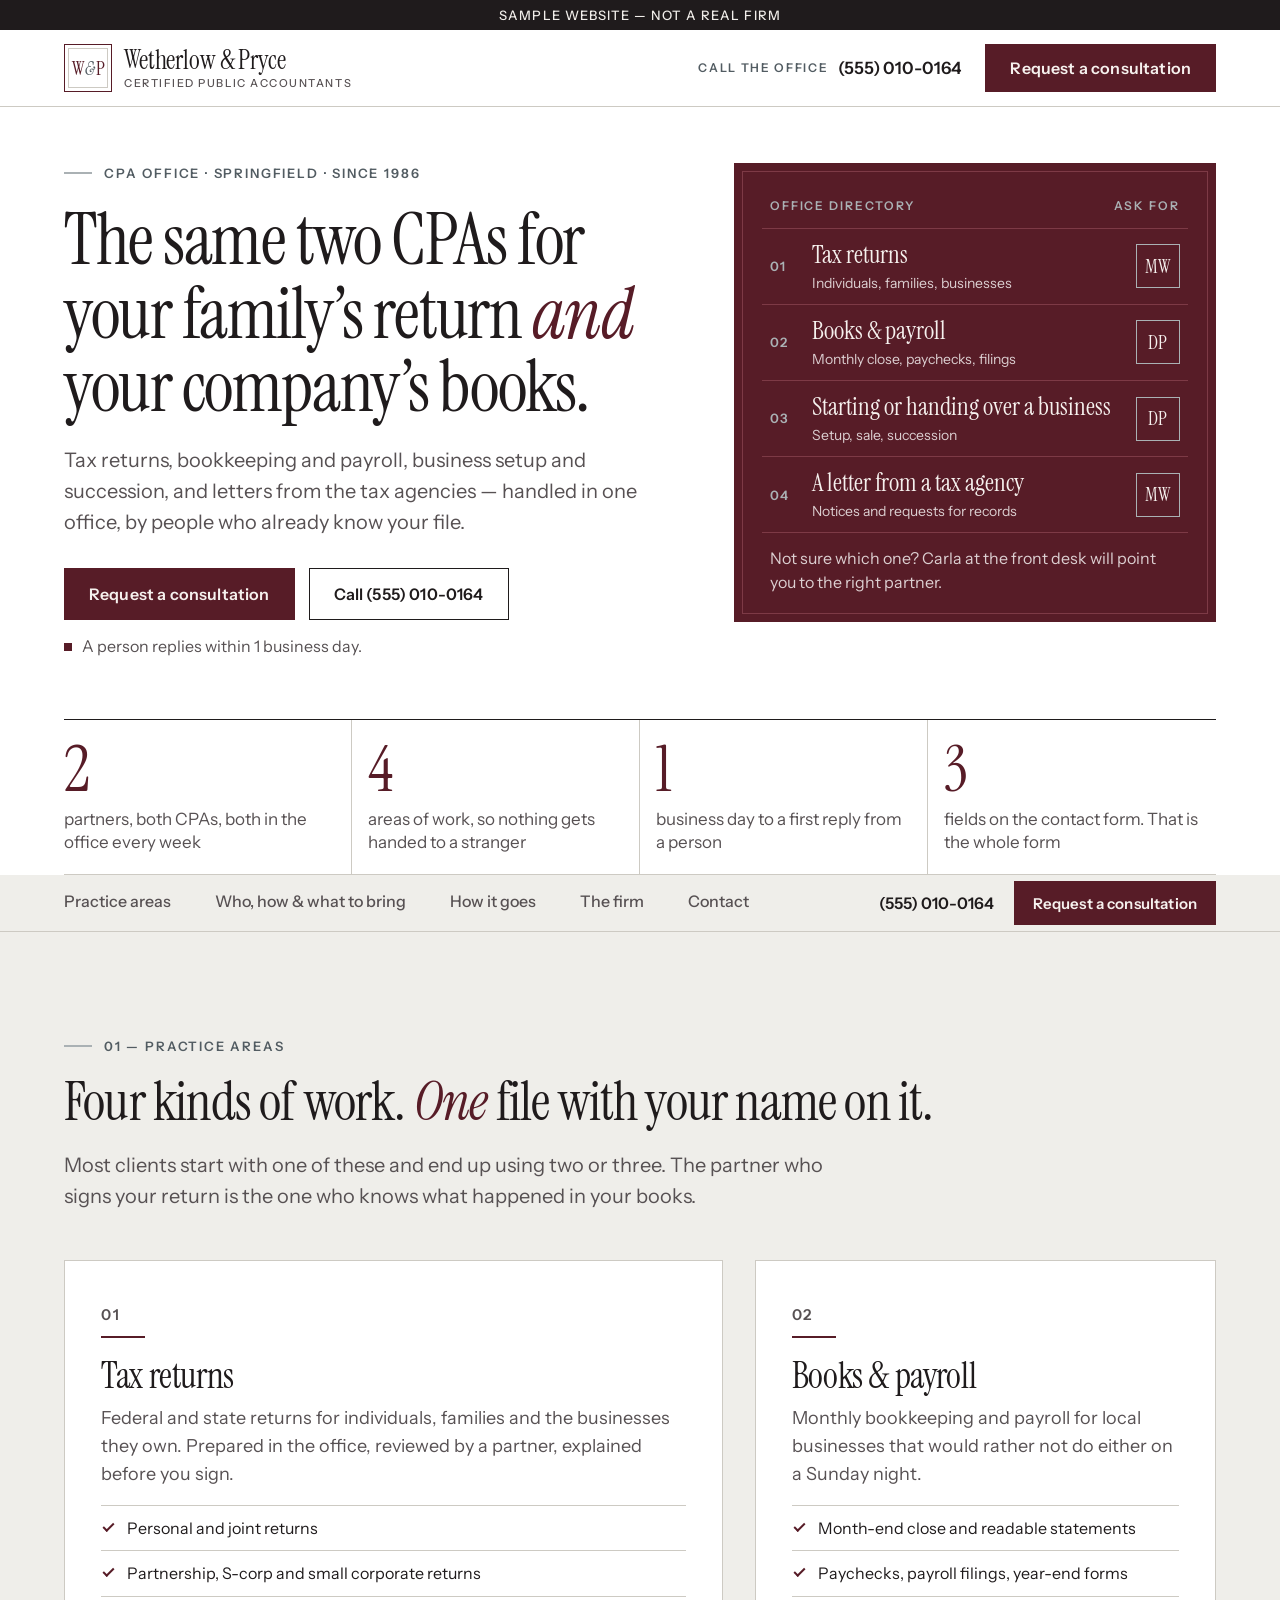
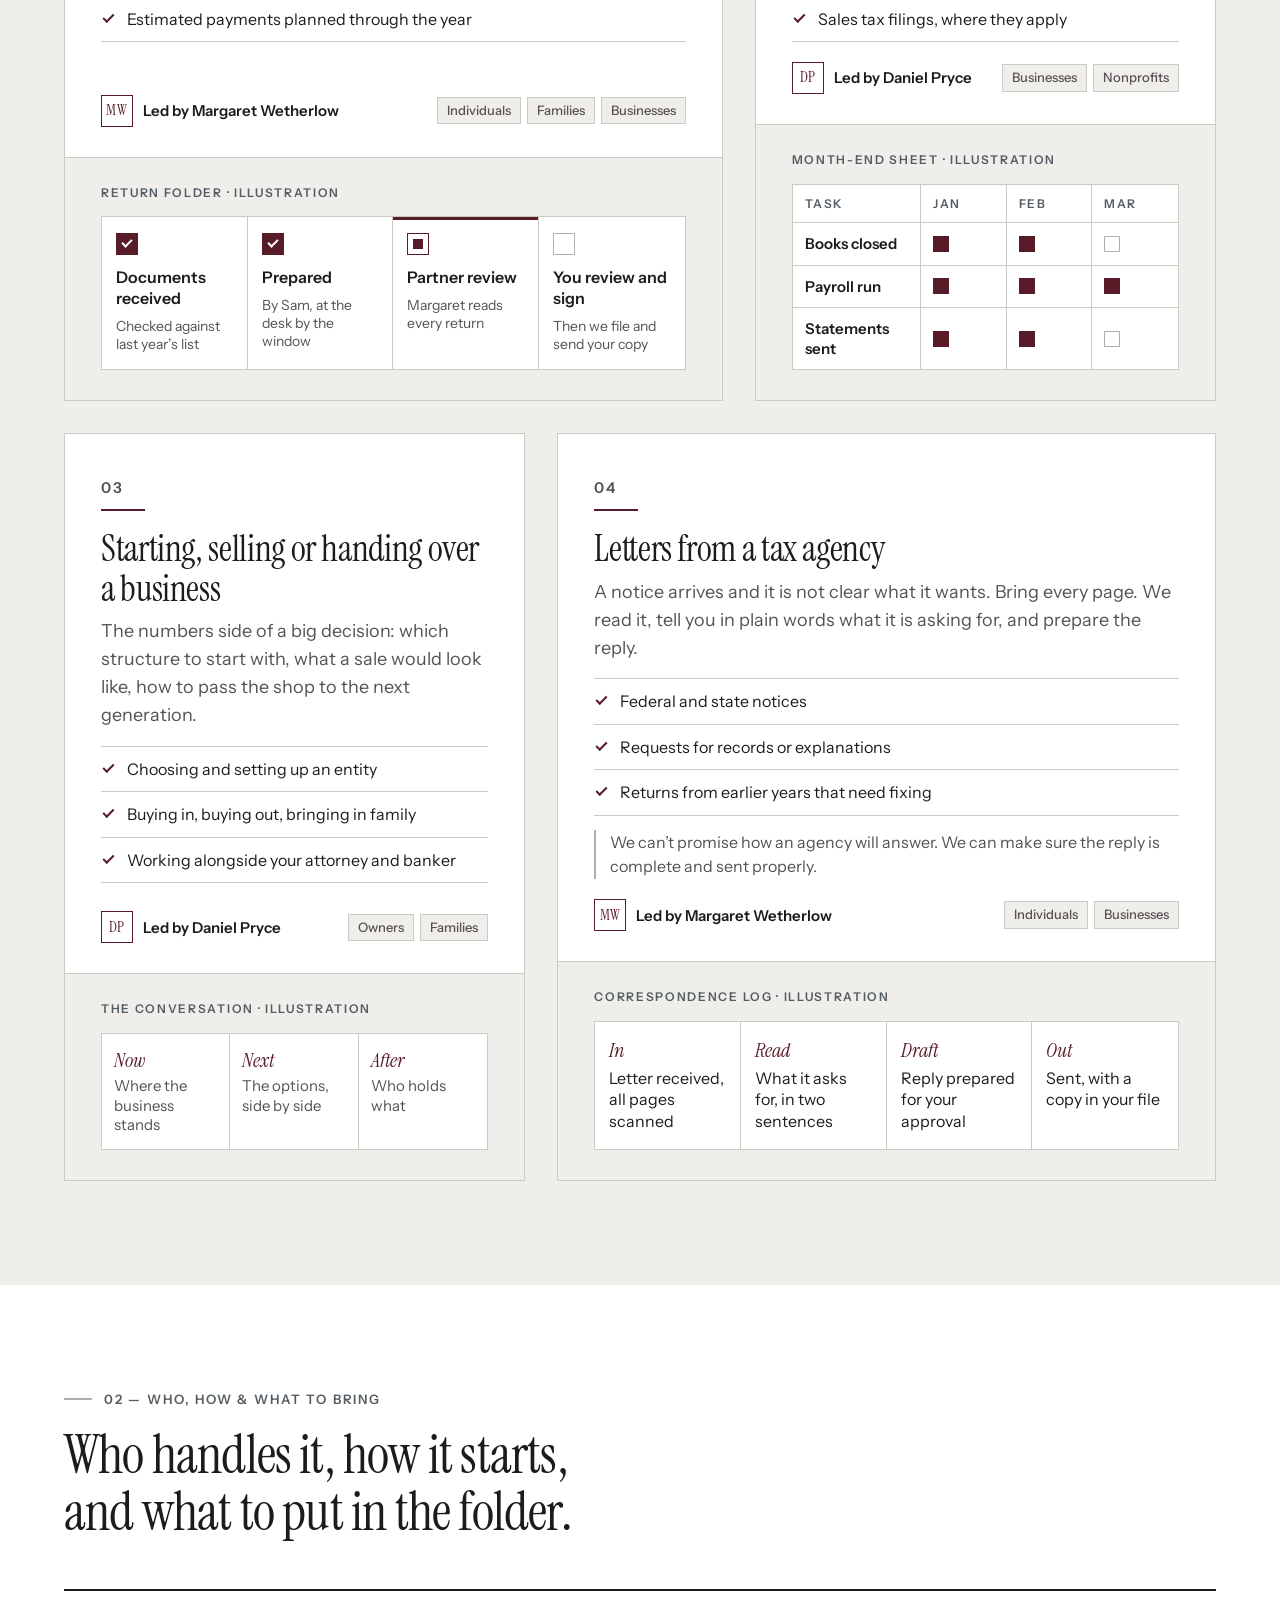
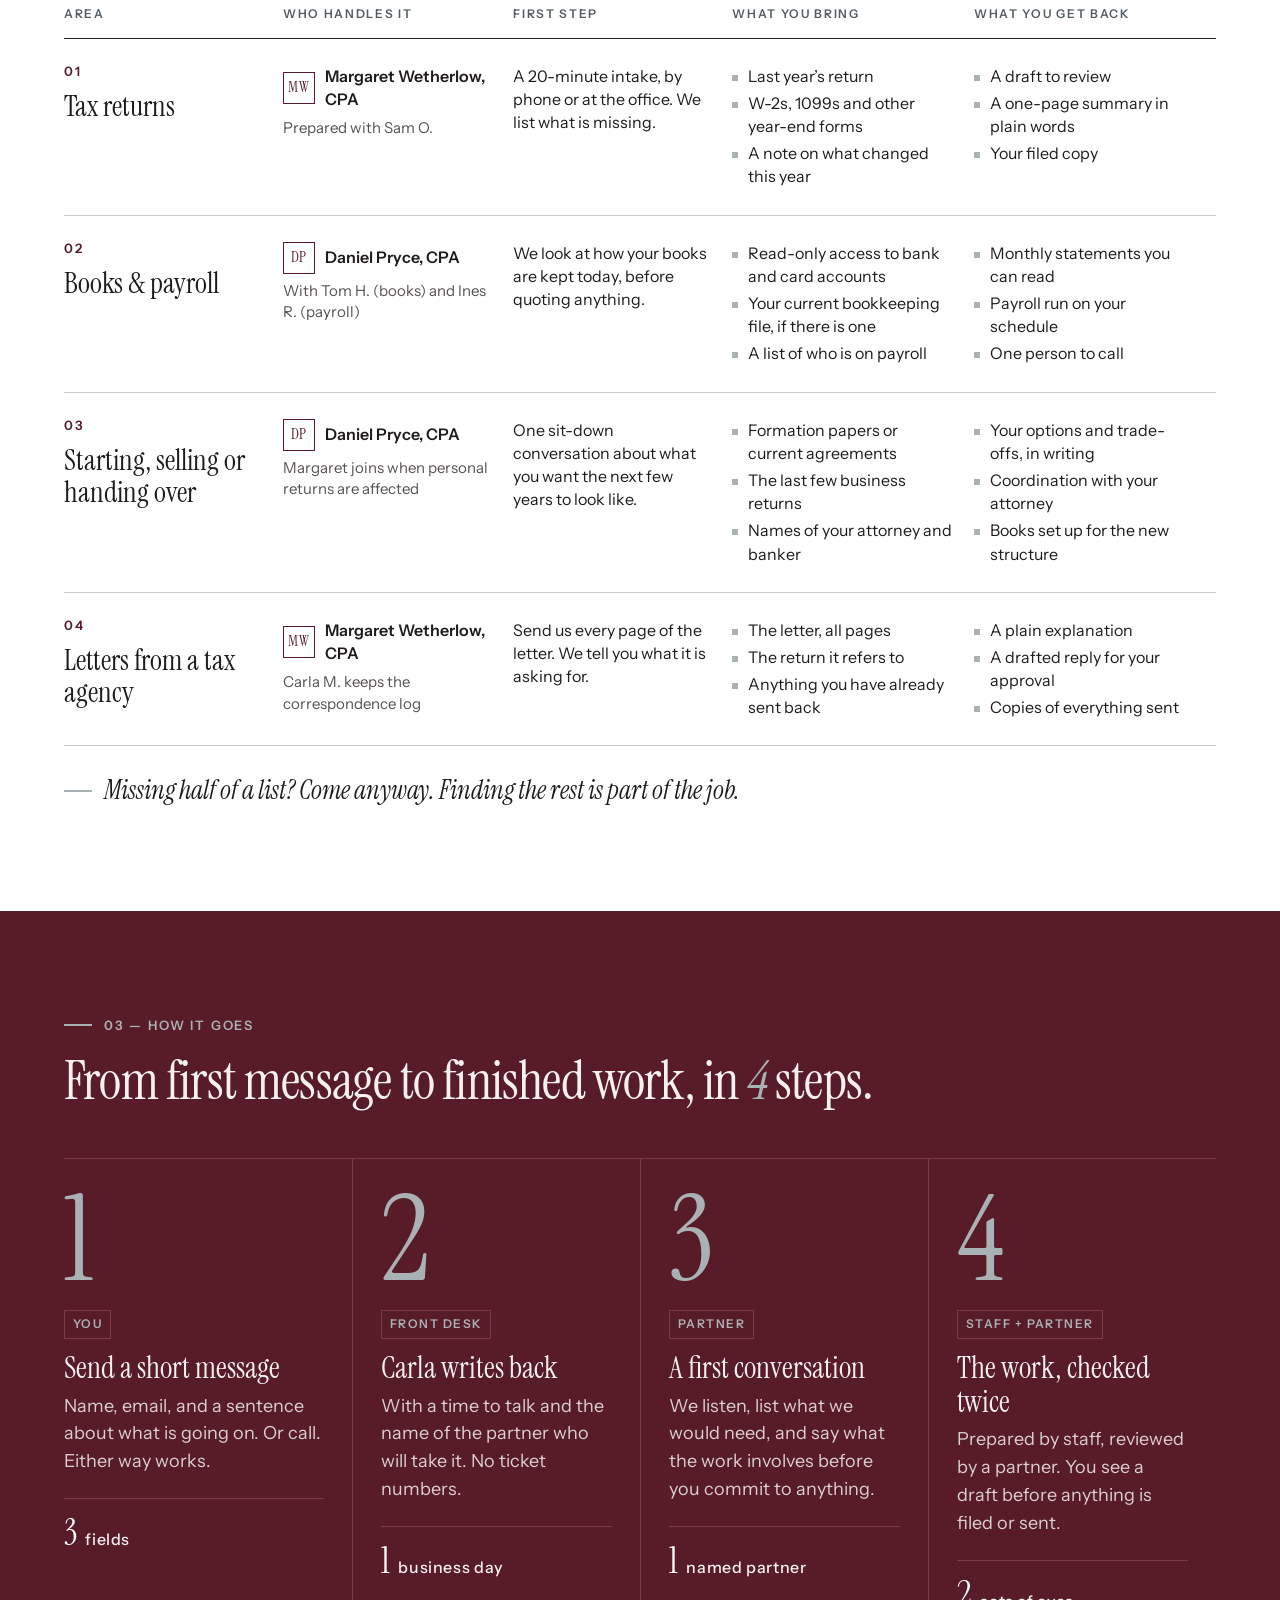
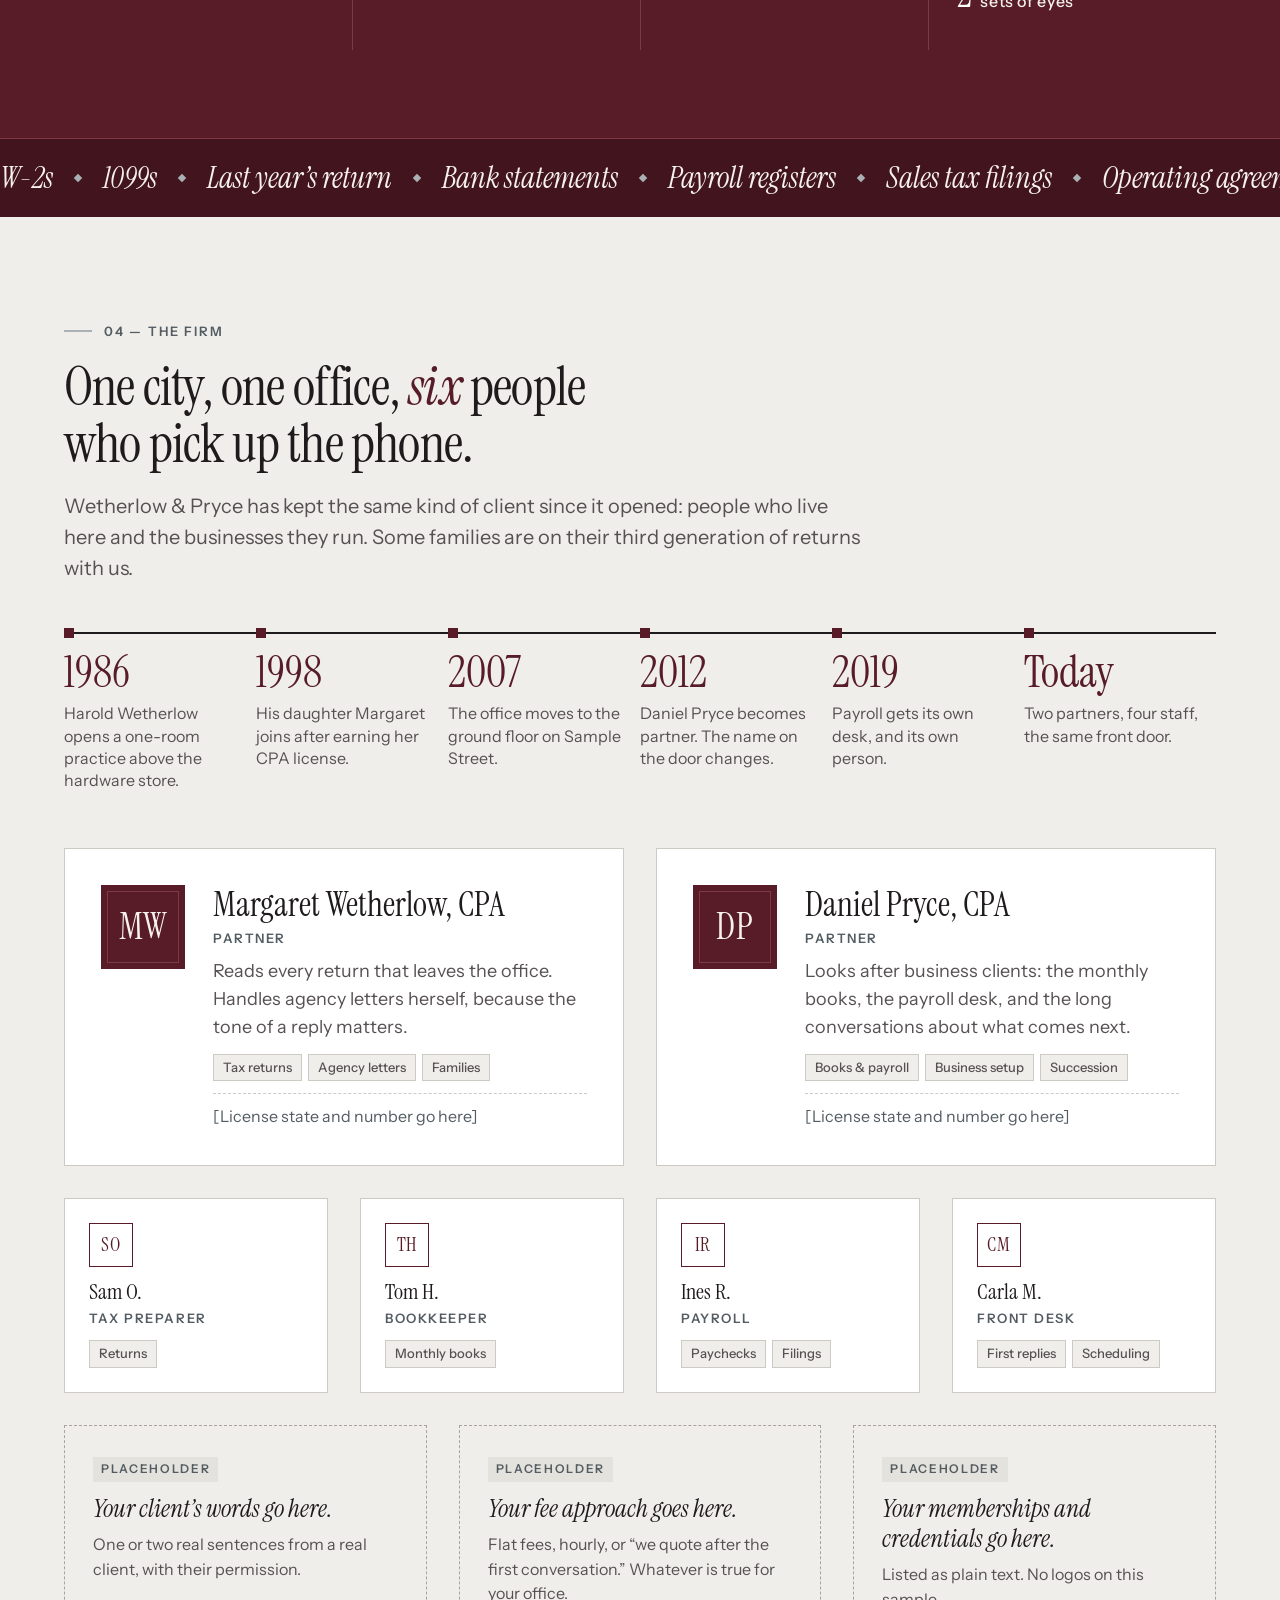
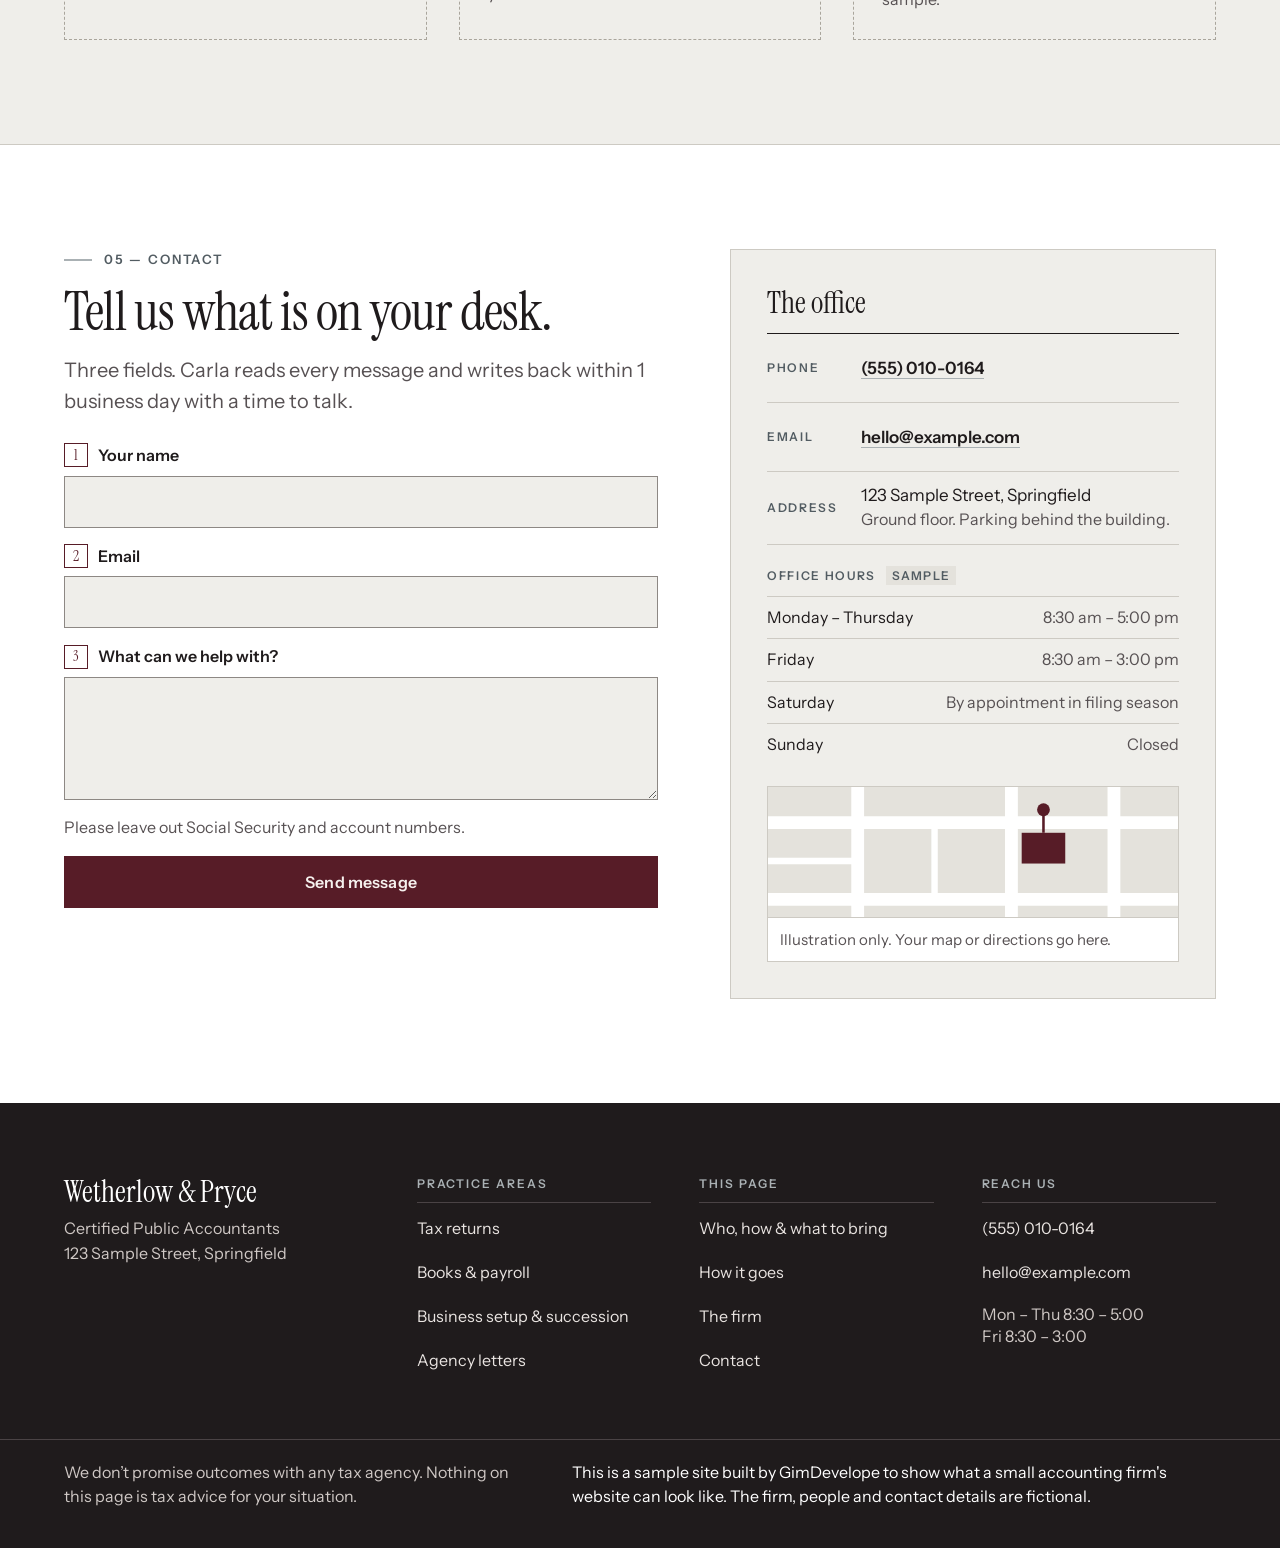
<file: wetherlow-pryce/index.html>
<!doctype html>
<html lang="en">
<head>
<meta charset="utf-8">
<meta name="viewport" content="width=device-width, initial-scale=1">
<meta name="robots" content="noindex,nofollow">
<title>Wetherlow &amp; Pryce, CPAs — tax returns, books, payroll and business advice in one office (sample site)</title>
<meta name="description" content="Sample website for a fictional two-partner CPA office: tax returns, bookkeeping and payroll, business setup and succession, and replies to tax agency letters.">
<meta property="og:title" content="Wetherlow &amp; Pryce, CPAs (sample site)">
<meta property="og:description" content="A sample one-page website for a small, long-established CPA office. The firm is fictional.">
<meta property="og:type" content="website">
<meta property="og:site_name" content="Wetherlow &amp; Pryce, CPAs">
<meta name="theme-color" content="#571c27">
<link rel="icon" href="data:image/svg+xml,%3Csvg xmlns='http://www.w3.org/2000/svg' viewBox='0 0 64 64'%3E%3Crect width='64' height='64' fill='%23571c27'/%3E%3Cpath d='M8 20h48M8 44h48' stroke='%23aab1b4' stroke-width='2'/%3E%3Ctext x='32' y='39' text-anchor='middle' font-family='Georgia,serif' font-size='20' fill='%23f4f0ed'%3EW%26amp;P%3C/text%3E%3C/svg%3E">
<link rel="preconnect" href="https://fonts.googleapis.com">
<link rel="preconnect" href="https://fonts.gstatic.com" crossorigin>
<link href="https://fonts.googleapis.com/css2?family=Instrument+Sans:wght@400;500;600&family=Instrument+Serif:ital@0;1&display=swap" rel="stylesheet">
<link rel="stylesheet" href="style.css">
</head>
<body>
<a class="skip" href="#main">Skip to content</a>
<div class="sample-strip" role="note">Sample website — not a real firm</div>

<header class="site">
  <div class="wrap site-in">
    <a class="brand" href="#top" aria-label="Wetherlow and Pryce, CPAs — top of page">
      <span class="brand-mark" aria-hidden="true">W<i>&amp;</i>P</span>
      <span class="brand-name">Wetherlow &amp; Pryce<small>Certified Public Accountants</small></span>
    </a>
    <div class="site-act">
      <a class="site-tel" href="tel:+15550100164"><span>Call the office</span> (555) 010-0164</a>
      <a class="btn btn-ox site-cta" href="#contact">Request a consultation</a>
    </div>
  </div>
</header>

<main id="main">

<section class="hero" id="top" aria-labelledby="h-hero">
  <div class="wrap hero-grid">
    <div class="hero-copy">
      <p class="eyebrow"><span class="rule" aria-hidden="true"></span>CPA office · Springfield · since 1986</p>
      <h1 id="h-hero">The same two CPAs for your family’s return <em>and</em> your company’s books.</h1>
      <p class="lead">Tax returns, bookkeeping and payroll, business setup and succession, and letters from the tax agencies — handled in one office, by people who already know your file.</p>
      <div class="cta">
        <a class="btn btn-ox" href="#contact">Request a consultation</a>
        <a class="btn btn-line" href="tel:+15550100164">Call (555) 010-0164</a>
      </div>
      <p class="cta-note"><span class="dot" aria-hidden="true"></span>A person replies within 1 business day.</p>
    </div>

    <nav class="board" aria-label="Who to ask for">
      <div class="board-head">
        <span>Office directory</span>
        <span>Ask for</span>
      </div>
      <ol class="board-list">
        <li><a href="#area-returns"><span class="b-no">01</span><span class="b-t">Tax returns<small>Individuals, families, businesses</small></span><span class="mono" aria-label="Margaret Wetherlow">MW</span></a></li>
        <li><a href="#area-books"><span class="b-no">02</span><span class="b-t">Books &amp; payroll<small>Monthly close, paychecks, filings</small></span><span class="mono" aria-label="Daniel Pryce">DP</span></a></li>
        <li><a href="#area-business"><span class="b-no">03</span><span class="b-t">Starting or handing over a business<small>Setup, sale, succession</small></span><span class="mono" aria-label="Daniel Pryce">DP</span></a></li>
        <li><a href="#area-letters"><span class="b-no">04</span><span class="b-t">A letter from a tax agency<small>Notices and requests for records</small></span><span class="mono" aria-label="Margaret Wetherlow">MW</span></a></li>
      </ol>
      <p class="board-foot">Not sure which one? Carla at the front desk will point you to the right partner.</p>
    </nav>
  </div>

  <div class="wrap">
    <dl class="facts">
      <div><dt>2</dt><dd>partners, both CPAs, both in the office every week</dd></div>
      <div><dt>4</dt><dd>areas of work, so nothing gets handed to a stranger</dd></div>
      <div><dt>1</dt><dd>business day to a first reply from a person</dd></div>
      <div><dt>3</dt><dd>fields on the contact form. That is the whole form</dd></div>
    </dl>
  </div>
</section>

<nav class="tabs" aria-label="Sections of this page">
  <div class="wrap tabs-in" id="tabs">
    <a href="#areas">Practice areas</a>
    <a href="#who">Who, how &amp; what to bring</a>
    <a href="#steps">How it goes</a>
    <a href="#firm">The firm</a>
    <a href="#contact">Contact</a>
    <span class="tabs-act"><a href="tel:+15550100164">(555) 010-0164</a><a class="btn" href="#contact">Request a consultation</a></span>
  </div>
</nav>

<section class="sec" id="areas" aria-labelledby="h-areas">
  <div class="wrap">
    <header class="sec-head rv">
      <p class="eyebrow"><span class="rule" aria-hidden="true"></span>01 — Practice areas</p>
      <h2 id="h-areas">Four kinds of work. <em>One</em> file with your name on it.</h2>
      <p class="sec-lead">Most clients start with one of these and end up using two or three. The partner who signs your return is the one who knows what happened in your books.</p>
    </header>

    <div class="areas">
      <article class="area area-wide rv" id="area-returns">
        <div class="area-body">
          <p class="area-no">01</p>
          <h3>Tax returns</h3>
          <p>Federal and state returns for individuals, families and the businesses they own. Prepared in the office, reviewed by a partner, explained before you sign.</p>
          <ul class="ticks">
            <li>Personal and joint returns</li>
            <li>Partnership, S-corp and small corporate returns</li>
            <li>Estimated payments planned through the year</li>
          </ul>
          <div class="area-foot">
            <span class="lead-chip"><span class="mono sm" aria-hidden="true">MW</span>Led by Margaret Wetherlow</span>
            <span class="tags"><span>Individuals</span><span>Families</span><span>Businesses</span></span>
          </div>
        </div>
        <figure class="mock" aria-label="Illustration: the four stages a return goes through">
          <figcaption>Return folder · illustration</figcaption>
          <ol class="mock-rows">
            <li class="done"><span class="mk" aria-hidden="true"></span>Documents received<small>Checked against last year’s list</small></li>
            <li class="done"><span class="mk" aria-hidden="true"></span>Prepared<small>By Sam, at the desk by the window</small></li>
            <li class="now"><span class="mk" aria-hidden="true"></span>Partner review<small>Margaret reads every return</small></li>
            <li><span class="mk" aria-hidden="true"></span>You review and sign<small>Then we file and send your copy</small></li>
          </ol>
        </figure>
      </article>

      <article class="area rv" id="area-books">
        <div class="area-body">
          <p class="area-no">02</p>
          <h3>Books &amp; payroll</h3>
          <p>Monthly bookkeeping and payroll for local businesses that would rather not do either on a Sunday night.</p>
          <ul class="ticks">
            <li>Month-end close and readable statements</li>
            <li>Paychecks, payroll filings, year-end forms</li>
            <li>Sales tax filings, where they apply</li>
          </ul>
          <div class="area-foot">
            <span class="lead-chip"><span class="mono sm" aria-hidden="true">DP</span>Led by Daniel Pryce</span>
            <span class="tags"><span>Businesses</span><span>Nonprofits</span></span>
          </div>
        </div>
        <figure class="mock mock-mini" aria-label="Illustration: a month-end checklist across three months">
          <figcaption>Month-end sheet · illustration</figcaption>
          <div class="grid3" aria-hidden="true">
            <span class="gh">Task</span><span class="gh">Jan</span><span class="gh">Feb</span><span class="gh">Mar</span>
            <span class="gl">Books closed</span><span><i class="sq on"></i></span><span><i class="sq on"></i></span><span><i class="sq"></i></span>
            <span class="gl">Payroll run</span><span><i class="sq on"></i></span><span><i class="sq on"></i></span><span><i class="sq on"></i></span>
            <span class="gl">Statements sent</span><span><i class="sq on"></i></span><span><i class="sq on"></i></span><span><i class="sq"></i></span>
          </div>
        </figure>
      </article>

      <article class="area rv" id="area-business">
        <div class="area-body">
          <p class="area-no">03</p>
          <h3>Starting, selling or handing over a business</h3>
          <p>The numbers side of a big decision: which structure to start with, what a sale would look like, how to pass the shop to the next generation.</p>
          <ul class="ticks">
            <li>Choosing and setting up an entity</li>
            <li>Buying in, buying out, bringing in family</li>
            <li>Working alongside your attorney and banker</li>
          </ul>
          <div class="area-foot">
            <span class="lead-chip"><span class="mono sm" aria-hidden="true">DP</span>Led by Daniel Pryce</span>
            <span class="tags"><span>Owners</span><span>Families</span></span>
          </div>
        </div>
        <figure class="mock mock-mini" aria-label="Illustration: the three stages of a handover conversation">
          <figcaption>The conversation · illustration</figcaption>
          <ol class="path">
            <li><b>Now</b>Where the business stands</li>
            <li><b>Next</b>The options, side by side</li>
            <li><b>After</b>Who holds what</li>
          </ol>
        </figure>
      </article>

      <article class="area area-wide area-flip rv" id="area-letters">
        <div class="area-body">
          <p class="area-no">04</p>
          <h3>Letters from a tax agency</h3>
          <p>A notice arrives and it is not clear what it wants. Bring every page. We read it, tell you in plain words what it is asking for, and prepare the reply.</p>
          <ul class="ticks">
            <li>Federal and state notices</li>
            <li>Requests for records or explanations</li>
            <li>Returns from earlier years that need fixing</li>
          </ul>
          <p class="fine">We can’t promise how an agency will answer. We can make sure the reply is complete and sent properly.</p>
          <div class="area-foot">
            <span class="lead-chip"><span class="mono sm" aria-hidden="true">MW</span>Led by Margaret Wetherlow</span>
            <span class="tags"><span>Individuals</span><span>Businesses</span></span>
          </div>
        </div>
        <figure class="mock mock-log" aria-label="Illustration: a correspondence log for one letter">
          <figcaption>Correspondence log · illustration</figcaption>
          <table class="log">
            <tbody>
              <tr><th scope="row">In</th><td>Letter received, all pages scanned</td></tr>
              <tr><th scope="row">Read</th><td>What it asks for, in two sentences</td></tr>
              <tr><th scope="row">Draft</th><td>Reply prepared for your approval</td></tr>
              <tr><th scope="row">Out</th><td>Sent, with a copy in your file</td></tr>
            </tbody>
          </table>
        </figure>
      </article>
    </div>
  </div>
</section>

<section class="sec sec-white" id="who" aria-labelledby="h-who">
  <div class="wrap">
    <header class="sec-head rv">
      <p class="eyebrow"><span class="rule" aria-hidden="true"></span>02 — Who, how &amp; what to bring</p>
      <h2 id="h-who">Who handles it, how it starts, and what to put in the folder.</h2>
    </header>

    <div class="matrix-wrap rv">
      <table class="matrix">
        <caption class="vh">For each practice area: who leads the work, the first step, what you bring, and what you get back</caption>
        <thead>
          <tr><th scope="col">Area</th><th scope="col">Who handles it</th><th scope="col">First step</th><th scope="col">What you bring</th><th scope="col">What you get back</th></tr>
        </thead>
        <tbody>
          <tr>
            <th scope="row"><span class="m-no">01</span>Tax returns</th>
            <td data-l="Who handles it"><span class="who"><span class="mono sm" aria-hidden="true">MW</span>Margaret Wetherlow, CPA</span><span class="with">Prepared with Sam O.</span></td>
            <td data-l="First step">A 20-minute intake, by phone or at the office. We list what is missing.</td>
            <td data-l="What you bring"><ul><li>Last year’s return</li><li>W-2s, 1099s and other year-end forms</li><li>A note on what changed this year</li></ul></td>
            <td data-l="What you get back"><ul><li>A draft to review</li><li>A one-page summary in plain words</li><li>Your filed copy</li></ul></td>
          </tr>
          <tr>
            <th scope="row"><span class="m-no">02</span>Books &amp; payroll</th>
            <td data-l="Who handles it"><span class="who"><span class="mono sm" aria-hidden="true">DP</span>Daniel Pryce, CPA</span><span class="with">With Tom H. (books) and Ines R. (payroll)</span></td>
            <td data-l="First step">We look at how your books are kept today, before quoting anything.</td>
            <td data-l="What you bring"><ul><li>Read-only access to bank and card accounts</li><li>Your current bookkeeping file, if there is one</li><li>A list of who is on payroll</li></ul></td>
            <td data-l="What you get back"><ul><li>Monthly statements you can read</li><li>Payroll run on your schedule</li><li>One person to call</li></ul></td>
          </tr>
          <tr>
            <th scope="row"><span class="m-no">03</span>Starting, selling or handing over</th>
            <td data-l="Who handles it"><span class="who"><span class="mono sm" aria-hidden="true">DP</span>Daniel Pryce, CPA</span><span class="with">Margaret joins when personal returns are affected</span></td>
            <td data-l="First step">One sit-down conversation about what you want the next few years to look like.</td>
            <td data-l="What you bring"><ul><li>Formation papers or current agreements</li><li>The last few business returns</li><li>Names of your attorney and banker</li></ul></td>
            <td data-l="What you get back"><ul><li>Your options and trade-offs, in writing</li><li>Coordination with your attorney</li><li>Books set up for the new structure</li></ul></td>
          </tr>
          <tr>
            <th scope="row"><span class="m-no">04</span>Letters from a tax agency</th>
            <td data-l="Who handles it"><span class="who"><span class="mono sm" aria-hidden="true">MW</span>Margaret Wetherlow, CPA</span><span class="with">Carla M. keeps the correspondence log</span></td>
            <td data-l="First step">Send us every page of the letter. We tell you what it is asking for.</td>
            <td data-l="What you bring"><ul><li>The letter, all pages</li><li>The return it refers to</li><li>Anything you have already sent back</li></ul></td>
            <td data-l="What you get back"><ul><li>A plain explanation</li><li>A drafted reply for your approval</li><li>Copies of everything sent</li></ul></td>
          </tr>
        </tbody>
      </table>
    </div>
    <p class="matrix-note rv"><span class="rule" aria-hidden="true"></span>Missing half of a list? Come anyway. Finding the rest is part of the job.</p>
  </div>
</section>

<section class="sec sec-ox" id="steps" aria-labelledby="h-steps">
  <div class="wrap">
    <header class="sec-head rv">
      <p class="eyebrow"><span class="rule" aria-hidden="true"></span>03 — How it goes</p>
      <h2 id="h-steps">From first message to finished work, in <em>4</em> steps.</h2>
    </header>
    <ol class="steps">
      <li class="rv">
        <p class="st-no" aria-hidden="true">1</p>
        <p class="st-by">You</p>
        <h3>Send a short message</h3>
        <p>Name, email, and a sentence about what is going on. Or call. Either way works.</p>
        <p class="st-num"><b>3</b> fields</p>
      </li>
      <li class="rv">
        <p class="st-no" aria-hidden="true">2</p>
        <p class="st-by">Front desk</p>
        <h3>Carla writes back</h3>
        <p>With a time to talk and the name of the partner who will take it. No ticket numbers.</p>
        <p class="st-num"><b>1</b> business day</p>
      </li>
      <li class="rv">
        <p class="st-no" aria-hidden="true">3</p>
        <p class="st-by">Partner</p>
        <h3>A first conversation</h3>
        <p>We listen, list what we would need, and say what the work involves before you commit to anything.</p>
        <p class="st-num"><b>1</b> named partner</p>
      </li>
      <li class="rv">
        <p class="st-no" aria-hidden="true">4</p>
        <p class="st-by">Staff + partner</p>
        <h3>The work, checked twice</h3>
        <p>Prepared by staff, reviewed by a partner. You see a draft before anything is filed or sent.</p>
        <p class="st-num"><b>2</b> sets of eyes</p>
      </li>
    </ol>
  </div>
  <div class="flow" aria-label="Things clients bring through the door">
    <div class="flow-track">
      <ul>
        <li>W-2s</li><li>1099s</li><li>Last year’s return</li><li>Bank statements</li><li>Payroll registers</li><li>Sales tax filings</li><li>Operating agreements</li><li>Buy-sell agreements</li><li>That letter from Tuesday</li><li>A shoebox of receipts</li>
      </ul>
      <ul aria-hidden="true">
        <li>W-2s</li><li>1099s</li><li>Last year’s return</li><li>Bank statements</li><li>Payroll registers</li><li>Sales tax filings</li><li>Operating agreements</li><li>Buy-sell agreements</li><li>That letter from Tuesday</li><li>A shoebox of receipts</li>
      </ul>
    </div>
  </div>
</section>

<section class="sec" id="firm" aria-labelledby="h-firm">
  <div class="wrap">
    <header class="sec-head rv">
      <p class="eyebrow"><span class="rule" aria-hidden="true"></span>04 — The firm</p>
      <h2 id="h-firm">One city, one office, <em>six</em> people who pick up the phone.</h2>
      <p class="sec-lead">Wetherlow &amp; Pryce has kept the same kind of client since it opened: people who live here and the businesses they run. Some families are on their third generation of returns with us.</p>
    </header>

    <ol class="years rv" aria-label="Firm history">
      <li><b>1986</b><span>Harold Wetherlow opens a one-room practice above the hardware store.</span></li>
      <li><b>1998</b><span>His daughter Margaret joins after earning her CPA license.</span></li>
      <li><b>2007</b><span>The office moves to the ground floor on Sample Street.</span></li>
      <li><b>2012</b><span>Daniel Pryce becomes partner. The name on the door changes.</span></li>
      <li><b>2019</b><span>Payroll gets its own desk, and its own person.</span></li>
      <li><b>Today</b><span>Two partners, four staff, the same front door.</span></li>
    </ol>

    <div class="people">
      <article class="person person-lg rv">
        <div class="mono xl" aria-hidden="true">MW</div>
        <div>
          <h3>Margaret Wetherlow, CPA</h3>
          <p class="role">Partner</p>
          <p>Reads every return that leaves the office. Handles agency letters herself, because the tone of a reply matters.</p>
          <p class="tags"><span>Tax returns</span><span>Agency letters</span><span>Families</span></p>
          <p class="ph">[License state and number go here]</p>
        </div>
      </article>
      <article class="person person-lg rv">
        <div class="mono xl" aria-hidden="true">DP</div>
        <div>
          <h3>Daniel Pryce, CPA</h3>
          <p class="role">Partner</p>
          <p>Looks after business clients: the monthly books, the payroll desk, and the long conversations about what comes next.</p>
          <p class="tags"><span>Books &amp; payroll</span><span>Business setup</span><span>Succession</span></p>
          <p class="ph">[License state and number go here]</p>
        </div>
      </article>
      <article class="person rv">
        <div class="mono" aria-hidden="true">SO</div>
        <div><h3>Sam O.</h3><p class="role">Tax preparer</p><p class="tags"><span>Returns</span></p></div>
      </article>
      <article class="person rv">
        <div class="mono" aria-hidden="true">TH</div>
        <div><h3>Tom H.</h3><p class="role">Bookkeeper</p><p class="tags"><span>Monthly books</span></p></div>
      </article>
      <article class="person rv">
        <div class="mono" aria-hidden="true">IR</div>
        <div><h3>Ines R.</h3><p class="role">Payroll</p><p class="tags"><span>Paychecks</span><span>Filings</span></p></div>
      </article>
      <article class="person rv">
        <div class="mono" aria-hidden="true">CM</div>
        <div><h3>Carla M.</h3><p class="role">Front desk</p><p class="tags"><span>First replies</span><span>Scheduling</span></p></div>
      </article>
    </div>

    <div class="slots rv">
      <figure class="slot slot-quote">
        <figcaption>Placeholder</figcaption>
        <blockquote>Your client’s words go here.</blockquote>
        <p>One or two real sentences from a real client, with their permission.</p>
      </figure>
      <div class="slot">
        <p class="slot-l">Placeholder</p>
        <p class="slot-t">Your fee approach goes here.</p>
        <p>Flat fees, hourly, or “we quote after the first conversation.” Whatever is true for your office.</p>
      </div>
      <div class="slot">
        <p class="slot-l">Placeholder</p>
        <p class="slot-t">Your memberships and credentials go here.</p>
        <p>Listed as plain text. No logos on this sample.</p>
      </div>
    </div>
  </div>
</section>

<section class="sec sec-contact" id="contact" aria-labelledby="h-contact">
  <div class="wrap contact-grid">
    <div class="contact-copy rv">
      <p class="eyebrow"><span class="rule" aria-hidden="true"></span>05 — Contact</p>
      <h2 id="h-contact">Tell us what is on your desk.</h2>
      <p class="sec-lead">Three fields. Carla reads every message and writes back within 1 business day with a time to talk.</p>

      <form id="inquiry" class="form" novalidate>
        <div class="field">
          <label for="f-name"><span>1</span>Your name</label>
          <input id="f-name" name="name" type="text" autocomplete="name" required>
        </div>
        <div class="field">
          <label for="f-email"><span>2</span>Email</label>
          <input id="f-email" name="email" type="email" autocomplete="email" required>
        </div>
        <div class="field">
          <label for="f-msg"><span>3</span>What can we help with?</label>
          <textarea id="f-msg" name="message" rows="4" required></textarea>
          <p class="hint">Please leave out Social Security and account numbers.</p>
        </div>
        <button class="btn btn-ox btn-wide" type="submit">Send message</button>
        <p id="form-status" class="form-status" role="status" aria-live="polite"></p>
      </form>
    </div>

    <aside class="office rv" aria-label="Office details">
      <h3>The office</h3>
      <dl class="office-list">
        <div><dt>Phone</dt><dd><a href="tel:+15550100164">(555) 010-0164</a></dd></div>
        <div><dt>Email</dt><dd><a href="mailto:hello@example.com">hello@example.com</a></dd></div>
        <div><dt>Address</dt><dd>123 Sample Street, Springfield<br><span class="soft">Ground floor. Parking behind the building.</span></dd></div>
      </dl>
      <table class="hours">
        <caption>Office hours <span>sample</span></caption>
        <tbody>
          <tr><th scope="row">Monday – Thursday</th><td>8:30 am – 5:00 pm</td></tr>
          <tr><th scope="row">Friday</th><td>8:30 am – 3:00 pm</td></tr>
          <tr><th scope="row">Saturday</th><td>By appointment in filing season</td></tr>
          <tr><th scope="row">Sunday</th><td>Closed</td></tr>
        </tbody>
      </table>
      <figure class="map" aria-label="Illustration only. Your map or directions go here.">
        <svg viewBox="0 0 320 150" role="img" aria-hidden="true" preserveAspectRatio="xMidYMid slice">
          <rect width="320" height="150" fill="#e4e2dc"/>
          <g stroke="#fff" stroke-width="10"><path d="M0 52h320M0 112h320M70 0v150M190 0v150M270 0v150"/></g>
          <g stroke="#fff" stroke-width="5"><path d="M130 52v60M0 82h70"/></g>
          <rect x="198" y="60" width="34" height="24" fill="#571c27"/>
          <path d="M215 44v16" stroke="#571c27" stroke-width="2"/>
          <circle cx="215" cy="42" r="5" fill="#571c27"/>
        </svg>
        <figcaption>Illustration only. Your map or directions go here.</figcaption>
      </figure>
    </aside>
  </div>
</section>

</main>

<footer class="foot">
  <div class="wrap foot-grid">
    <div class="foot-brand">
      <p class="foot-name">Wetherlow &amp; Pryce</p>
      <p>Certified Public Accountants<br>123 Sample Street, Springfield</p>
    </div>
    <nav aria-label="Practice areas">
      <p class="foot-h">Practice areas</p>
      <ul>
        <li><a href="#area-returns">Tax returns</a></li>
        <li><a href="#area-books">Books &amp; payroll</a></li>
        <li><a href="#area-business">Business setup &amp; succession</a></li>
        <li><a href="#area-letters">Agency letters</a></li>
      </ul>
    </nav>
    <nav aria-label="This page">
      <p class="foot-h">This page</p>
      <ul>
        <li><a href="#who">Who, how &amp; what to bring</a></li>
        <li><a href="#steps">How it goes</a></li>
        <li><a href="#firm">The firm</a></li>
        <li><a href="#contact">Contact</a></li>
      </ul>
    </nav>
    <div>
      <p class="foot-h">Reach us</p>
      <ul>
        <li><a href="tel:+15550100164">(555) 010-0164</a></li>
        <li><a href="mailto:hello@example.com">hello@example.com</a></li>
        <li class="plain">Mon – Thu 8:30 – 5:00<br>Fri 8:30 – 3:00</li>
      </ul>
    </div>
  </div>
  <div class="wrap foot-base">
    <p>We don’t promise outcomes with any tax agency. Nothing on this page is tax advice for your situation.</p>
    <p class="sample-note">This is a sample site built by GimDevelope to show what a small accounting firm's website can look like. The firm, people and contact details are fictional.</p>
  </div>
</footer>

<div class="dock" role="navigation" aria-label="Quick contact">
  <a href="tel:+15550100164"><svg viewBox="0 0 24 24" aria-hidden="true"><path d="M6.6 3.5h3l1.4 4-2 1.5a12 12 0 0 0 6 6l1.500-2 4 1.400v3a2 2 0 0 1-2.200 2A16.500 16.500 0 0 1 4.600 5.700a2 2 0 0 1 2-2.200z" fill="none" stroke="currentColor" stroke-width="1.6" stroke-linejoin="round"/></svg>Call</a>
  <a href="#contact"><svg viewBox="0 0 24 24" aria-hidden="true"><path d="M3.500 5.500h17v12h-9l-4.500 3.500v-3.500h-3.500z" fill="none" stroke="currentColor" stroke-width="1.6" stroke-linejoin="round"/></svg>Message</a>
</div>

<script src="site.js"></script>
</body>
</html>
</file>
<file: brasswick-lowe/style.css>
/* Brasswick & Lowe — sample site C, v2. Mobile first (390), then 700, 1000, 1180. */
:root{
  --ink:#0e1622; --ink-2:#151f2e; --ink-3:#1c2839; --rule-d:#2a384c;
  --on-d:#eef1f5; --mute-d:#b3bdcb;
  --paper:#f2f3f5; --white:#fff; --rule:#d5dae1;
  --text:#141c28; --mute:#485364;
  --brass:#d2a24c; --brass-hi:#e0b566; --brass-deep:#74520c;
  --head:"Archivo","Helvetica Neue",Arial,sans-serif;
  --body:"Source Serif 4",Georgia,"Times New Roman",serif;
  --strip-h:32px; --head-h:60px; --pad:48px;
}
*,*::before,*::after{box-sizing:border-box}
html{scroll-behavior:smooth;scroll-padding-top:calc(var(--strip-h) + 16px);-webkit-text-size-adjust:100%}
body{margin:0;font-family:var(--body);font-size:17px;line-height:1.7;color:var(--text);background:var(--ink);padding-bottom:calc(64px + env(safe-area-inset-bottom,0px));overflow-wrap:break-word}
h1,h2,h3,p,ul,ol,dl,dd,figure,blockquote,address{margin:0;padding:0}
ul,ol{list-style:none}
address{font-style:normal}
a{color:inherit}
svg{display:block}
:focus-visible{outline:3px solid var(--brass-hi);outline-offset:3px;border-radius:4px}
.light :focus-visible,.white :focus-visible{outline-color:var(--brass-deep)}
.info-card :focus-visible,.plain :focus-visible{outline-color:var(--brass-hi)}
.wrap{width:100%;max-width:1208px;margin:0 auto;padding:0 22px}

/* always-visible sample strip */
.sample-strip{position:sticky;top:0;z-index:60;height:var(--strip-h);display:flex;align-items:center;justify-content:center;background:var(--brass);color:#0e1622;font-family:var(--head);font-weight:700;font-size:13px;line-height:1;letter-spacing:.06em;text-transform:uppercase;padding:0 12px;text-align:center;white-space:nowrap}
.skip{position:absolute;left:-9999px}
.skip:focus{left:12px;top:44px;z-index:70;min-height:44px;display:flex;align-items:center;background:#fff;color:var(--text);padding:10px 14px;font-family:var(--head);font-weight:700}

.dark{background:var(--ink);color:var(--on-d)}
.light{background:var(--paper);color:var(--text)}
.white{background:var(--white);color:var(--text)}

/* header */
header.site{border-bottom:1px solid var(--rule-d)}
.bar{display:flex;align-items:center;justify-content:space-between;gap:12px;min-height:var(--head-h)}
.brand{display:flex;align-items:center;gap:11px;text-decoration:none;min-height:44px}
.mark{display:inline-flex;align-items:center;justify-content:center;width:38px;height:38px;border:1.5px solid var(--brass);border-radius:3px;font-family:var(--head);font-weight:800;font-size:13px;letter-spacing:.02em;color:var(--brass);flex:none}
.mark i{font-style:normal;font-weight:500;font-size:10px;margin:0 1px;opacity:.85}
.brand-text{font-family:var(--head);font-weight:700;font-size:16px;line-height:1.15;letter-spacing:-.005em;white-space:nowrap}
.brand-text small{display:none;font-weight:500;font-size:11px;letter-spacing:.09em;text-transform:uppercase;color:var(--mute-d);margin-top:3px}
nav.top{display:none}
.head-call{display:inline-flex;align-items:center;min-height:44px;font-family:var(--head);font-weight:700;font-size:15px;text-decoration:none;color:var(--on-d);white-space:nowrap}
.hc-label{display:none}

/* buttons */
.btn{display:inline-flex;align-items:center;justify-content:center;gap:9px;min-height:54px;padding:0 26px;border-radius:3px;font-family:var(--head);font-weight:700;font-size:16px;letter-spacing:.01em;text-decoration:none;border:1.5px solid transparent;cursor:pointer;transition:background-color .15s,border-color .15s,color .15s,transform .15s}
.btn.brass{background:var(--brass);color:#0e1622;border-color:var(--brass)}
.btn.brass:hover{background:var(--brass-hi);border-color:var(--brass-hi)}
.btn.line{background:transparent;color:var(--on-d);border-color:#5a6a82}
.btn.line:hover{border-color:var(--on-d)}
.btn:active{transform:translateY(1px)}
.btn.wide{width:100%}
.btn.head-cta{display:none}

/* type */
h1,h2,h3{font-family:var(--head)}
h1{font-weight:700;font-size:36px;line-height:1.06;letter-spacing:-.03em;text-wrap:balance}
h2{font-weight:600;font-size:26px;line-height:1.16;letter-spacing:-.022em;text-wrap:balance}
section h2::after{content:"";display:block;width:48px;height:2px;background:var(--brass);margin-top:18px}
h3{font-weight:700;font-size:19px;line-height:1.28;letter-spacing:-.012em}
.eyebrow{font-family:var(--head);font-weight:600;font-size:13px;letter-spacing:.1em;text-transform:uppercase;color:var(--brass);margin-bottom:14px;line-height:1.5}
.kicker{display:flex;align-items:center;gap:12px;font-family:var(--head);font-weight:700;font-size:13px;line-height:1.3;letter-spacing:.12em;text-transform:uppercase;margin-bottom:14px}
.kicker span{display:inline-block;padding-right:12px;border-right:1px solid currentColor;font-variant-numeric:tabular-nums}
.dark .kicker{color:var(--brass)}
.light .kicker,.white .kicker{color:var(--brass-deep)}
.sub{font-size:17px;margin-top:18px;max-width:34em}
.light .sub,.white .sub{color:var(--mute)}
.dark .sub{color:var(--mute-d)}
section{padding:var(--pad) 0}

/* 1 hero */
.hero{padding:30px 0 0;background:
  linear-gradient(180deg,rgba(210,162,76,.07),rgba(210,162,76,0) 320px),var(--ink)}
.hero-grid{display:grid;gap:40px}
.lead{font-size:18px;line-height:1.6;color:#d6dce5;margin-top:16px;max-width:30em}
.cta{display:grid;gap:12px;margin-top:24px}
.hero-note{margin-top:22px;padding-left:14px;border-left:2px solid var(--brass);font-style:italic;font-size:16px;line-height:1.55;color:var(--mute-d);max-width:30em}

.notice{display:grid;gap:22px}
.sheet{position:relative;background:#fbfaf6;border-radius:3px;padding:18px 18px 22px 44px;transform:rotate(-1.2deg);box-shadow:0 18px 40px rgba(0,0,0,.45);max-width:420px;width:94%;margin:4px auto 0}
.sheet::after{content:"";position:absolute;right:0;top:0;border-style:solid;border-width:0 26px 26px 0;border-color:transparent var(--ink) #dcd9cf transparent}
.sheet-head{display:flex;align-items:center;gap:10px;padding-bottom:12px;margin-bottom:14px;border-bottom:1.5px solid #1c2839}
.seal{width:22px;height:22px;border-radius:50%;border:2px solid #1c2839;flex:none}
.sheet-title{font-family:var(--head);font-weight:800;font-size:13px;letter-spacing:.16em;text-transform:uppercase;color:#1c2839}
.sheet-date{margin-left:auto;margin-right:18px;font-family:var(--head);font-weight:500;font-size:11px;color:#5c6676}
.ln{position:relative;height:8px;border-radius:2px;background:#d9dbe0;margin-top:9px}
.ln.hl{height:18px;background:rgba(210,162,76,.38);border-left:3px solid var(--brass);margin-top:11px;margin-bottom:11px}
.ln b,.decode b{display:inline-flex;align-items:center;justify-content:center;width:24px;height:24px;border-radius:50%;background:var(--ink);color:var(--brass);font-family:var(--head);font-weight:800;font-size:12px;border:1.5px solid var(--brass)}
.ln b{position:absolute;left:-34px;top:-3px}
.w40{width:40%}.w55{width:55%}.w60{width:60%}.w65{width:65%}.w70{width:70%}.w75{width:75%}.w80{width:80%}.w85{width:85%}.w90{width:90%}
.decode{display:grid;gap:0;border-top:1px solid var(--rule-d)}
.decode li{display:flex;gap:14px;align-items:flex-start;padding:13px 0;border-bottom:1px solid var(--rule-d)}
.decode b{flex:none;margin-top:1px}
.decode span{font-size:16px;line-height:1.45;color:var(--mute-d)}
.decode strong{display:block;font-family:var(--head);font-weight:700;font-size:16px;color:var(--on-d);margin-bottom:2px}

/* facts strip: sits across the hero's lower edge */
.facts{position:relative;z-index:2;display:grid;margin-top:40px;margin-bottom:-44px;background:var(--white);color:var(--text);border-radius:4px;border-top:3px solid var(--brass);box-shadow:0 1px 0 rgba(14,22,34,.05),0 22px 44px -24px rgba(14,22,34,.45)}
.facts li{padding:15px 20px;border-bottom:1px solid var(--rule)}
.facts li:last-child{border-bottom:0}
.facts strong{display:block;font-family:var(--head);font-weight:700;font-size:17px;line-height:1.3;letter-spacing:-.01em}
.facts span{display:block;font-size:16px;line-height:1.45;color:var(--mute);margin-top:2px}
.after-facts{padding-top:calc(var(--pad) + 44px)}

/* 2 cases: ruled ledger rows (our own form, not cards) */
.cases{display:grid;gap:0;margin-top:28px;border-top:2px solid var(--text)}
.cases li{position:relative;display:flex;flex-direction:column;padding:22px 0 8px 50px;border-bottom:1px solid var(--rule)}
.case-n{position:absolute;left:0;top:22px;width:34px;height:34px;display:flex;align-items:center;justify-content:center;border:1.5px solid var(--brass-deep);border-radius:3px;font-family:var(--head);font-weight:800;font-size:15px;color:var(--brass-deep);transition:background-color .2s,color .2s}
.cases li:hover .case-n{background:var(--brass-deep);color:#fff}
.cases h3{font-size:20px}
.cases p{color:var(--mute);margin-top:8px}
.more{display:inline-flex;align-items:center;gap:10px;min-height:48px;margin-top:auto;padding-top:6px;font-family:var(--head);font-weight:700;font-size:15px;letter-spacing:.01em;color:var(--brass-deep);text-decoration:none;align-self:flex-start}
.more svg{transition:transform .2s}
.more:hover svg{transform:translateX(4px)}
.more:hover{text-decoration:underline;text-underline-offset:4px}
.plain{margin-top:28px;background:var(--ink);color:var(--on-d);border-radius:4px;padding:24px 22px;border-left:4px solid var(--brass)}
.plain h3{color:var(--brass);font-size:13px;letter-spacing:.12em;text-transform:uppercase}
.plain p{margin-top:10px;font-size:18px;line-height:1.6}

/* 3 steps: vertical timeline on phones */
.steps{position:relative;display:grid;gap:0;margin-top:30px}
.steps::before{content:"";position:absolute;left:21px;top:22px;bottom:22px;width:1px;background:var(--rule)}
.steps li{position:relative;display:grid;grid-template-columns:44px 1fr;gap:18px;padding:0 0 28px}
.steps li:last-child{padding-bottom:0}
.num{position:relative;z-index:1;width:44px;height:44px;display:flex;align-items:center;justify-content:center;border-radius:50%;background:var(--ink);color:var(--brass);font-family:var(--head);font-weight:800;font-size:18px;font-variant-numeric:tabular-nums;box-shadow:0 0 0 6px var(--white)}
.steps h3{padding-top:9px}
.steps p{color:var(--mute);margin-top:8px}

/* 4 checklist */
.bring-grid{display:grid;gap:28px}
.reassure{margin-top:22px;font-family:var(--head);font-weight:700;font-size:17px;line-height:1.4;padding:16px 18px;background:var(--white);border-left:3px solid var(--brass);border-radius:0 4px 4px 0}
.checklist{background:var(--white);border:1px solid var(--rule);border-radius:4px;padding:4px 20px;box-shadow:0 1px 0 rgba(14,22,34,.04),0 18px 34px -24px rgba(14,22,34,.3)}
.checklist li{display:grid;grid-template-columns:26px 1fr;gap:14px;padding:16px 0;border-bottom:1px solid var(--rule);color:var(--mute);font-size:16px;line-height:1.5}
.checklist li:last-child{border-bottom:0}
.checklist strong{display:block;font-family:var(--head);font-weight:700;font-size:17px;color:var(--text);margin-bottom:2px}
.tick{position:relative;width:24px;height:24px;border:1.5px solid var(--text);border-radius:3px;margin-top:2px}
.tick::after{content:"";position:absolute;left:7px;top:2px;width:7px;height:13px;border:solid var(--brass-deep);border-width:0 2.500px 2.500px 0;transform:rotate(42deg)}

/* 5 office */
.firm-grid{display:grid;gap:30px;margin-top:28px}
.firm-text p{color:#d6dce5;font-size:17px}
.firm-text p+p{margin-top:16px}
.firm-text .fees{padding-top:18px;border-top:1px solid var(--rule-d)}
.fees strong{font-family:var(--head);font-weight:700;color:var(--on-d)}
.ph{font-family:var(--head);font-weight:500;font-size:15px;letter-spacing:.02em;color:var(--mute-d)}
span.ph{display:block;margin-top:8px}
.people{display:grid;gap:12px}
.people li{display:grid;grid-template-columns:56px 1fr;gap:16px;align-items:start;background:var(--ink-2);border:1px solid var(--rule-d);border-radius:4px;padding:18px}
.mono{width:56px;height:56px;display:flex;align-items:center;justify-content:center;background:var(--ink);border:1.5px solid var(--brass);border-radius:3px;font-family:var(--head);font-weight:800;font-size:18px;letter-spacing:.03em;color:var(--brass)}
.people p{color:var(--mute-d);font-size:16px;line-height:1.5;margin-top:4px}
.people .ph{margin-top:8px;font-size:15px}
.quote{margin-top:32px;padding:22px 22px 20px;border:1.5px dashed #4f5f77;border-radius:4px}
.quote blockquote{font-style:italic;font-size:19px;line-height:1.5;color:var(--on-d)}
.quote blockquote::before{content:"\201C";display:block;font-family:var(--head);font-style:normal;font-weight:800;font-size:46px;line-height:.7;color:var(--brass);margin-bottom:6px}
.quote figcaption{margin-top:14px;font-family:var(--head);font-weight:500;font-size:13px;color:var(--mute-d)}

/* 6 contact */
.contact-grid{display:grid;gap:36px}
form{margin-top:26px;display:grid;gap:18px}
label{display:block;font-family:var(--head);font-weight:700;font-size:15px;line-height:1.3;margin-bottom:7px}
input,textarea{width:100%;font-family:var(--body);font-size:17px;line-height:1.4;color:var(--text);background:#fff;border:1.5px solid #6b7686;border-radius:3px;padding:13px 14px;min-height:52px;appearance:none;-webkit-appearance:none;transition:border-color .15s,box-shadow .15s}
textarea{resize:vertical;min-height:128px}
input:hover,textarea:hover{border-color:var(--text)}
input:focus-visible,textarea:focus-visible{outline:3px solid var(--brass-deep);outline-offset:1px;border-color:var(--text)}
[aria-invalid="true"]{border-color:#a3261b}
.hint{font-size:16px;line-height:1.45;color:var(--mute);margin-top:8px}
.form-status{font-family:var(--head);font-weight:700;font-size:16px;line-height:1.4;min-height:0}
.form-status.ok{padding:14px 16px;background:var(--ink);color:var(--on-d);border-left:4px solid var(--brass);border-radius:4px}
.form-status.warn{color:#8c1f15}
.info-card{background:var(--ink);color:var(--on-d);border-radius:4px;padding:26px 22px}
.info-card h3{font-size:13px;letter-spacing:.12em;text-transform:uppercase;color:var(--brass)}
.big-phone{display:inline-flex;align-items:center;min-height:48px;margin-top:6px;font-family:var(--head);font-weight:700;font-size:30px;letter-spacing:-.025em;text-decoration:none;font-variant-numeric:tabular-nums}
.mail{display:flex;align-items:center;min-height:44px;width:max-content;max-width:100%;color:var(--mute-d);text-underline-offset:3px}
.hours{margin-top:16px;border-top:1px solid var(--rule-d)}
.hours div{display:flex;justify-content:space-between;gap:16px;padding:11px 0;border-bottom:1px solid var(--rule-d);font-size:16px;line-height:1.5}
.hours dt{font-family:var(--head);font-weight:600}
.hours dd{color:var(--mute-d);text-align:right}
.info-card address{margin-top:18px;font-size:17px;line-height:1.5}
.map{margin-top:14px;border:1px solid var(--rule-d);border-radius:3px;overflow:hidden;height:140px}
.map svg{width:100%;height:100%}
.park{margin-top:12px;font-size:16px;line-height:1.5;color:var(--mute-d)}

/* footer */
.foot{padding:44px 0 34px;border-top:1px solid var(--rule-d)}
.foot-grid{display:grid;gap:28px}
.foot-brand{font-family:var(--head);font-weight:700;font-size:19px;line-height:1.2}
.foot-brand span{display:block;font-weight:500;font-size:11px;letter-spacing:.1em;text-transform:uppercase;color:var(--mute-d);margin-top:5px}
.foot-h{font-family:var(--head);font-weight:700;font-size:13px;line-height:1.3;letter-spacing:.12em;text-transform:uppercase;color:var(--brass)}
.foot-line{margin-top:10px;font-size:16px;line-height:1.6;color:var(--mute-d)}
.foot-line a{display:inline-flex;align-items:center;min-height:44px;text-underline-offset:3px}
.foot-legal{margin-top:16px;font-size:16px;line-height:1.6;color:var(--mute-d);max-width:26em}
.disclaimer{margin-top:30px;padding-top:20px;border-top:1px solid var(--rule-d);font-family:var(--head);font-weight:500;font-size:14px;line-height:1.55;color:var(--on-d);max-width:52em}

/* fixed contact dock (phone + tablet) */
.dock{position:fixed;left:0;right:0;bottom:0;z-index:55;display:grid;grid-template-columns:1fr 1.5fr;background:var(--ink);border-top:1px solid #3a4a61;padding-bottom:env(safe-area-inset-bottom,0px);box-shadow:0 -10px 24px rgba(0,0,0,.28)}
.dock a{display:flex;align-items:center;justify-content:center;gap:9px;min-height:60px;font-family:var(--head);font-weight:700;font-size:17px;text-decoration:none;color:var(--on-d)}
.dock a.dock-main{background:var(--brass);color:#0e1622}
.dock a:focus-visible{outline-offset:-4px}

/* gentle reveal (only when site.js enables it) */
.js [data-reveal]{opacity:0;transform:translateY(14px);transition:opacity .5s ease,transform .5s ease}
.js [data-reveal].in{opacity:1;transform:none}
.reveal-done [data-reveal]{transition:none}

/* tablet */
@media (min-width:700px){
  :root{--pad:64px}
  .wrap{padding:0 36px}
  h1{font-size:46px}
  h2{font-size:32px}
  .sub{font-size:18px}
  .hero{padding-top:52px}
  .cta{display:flex;flex-wrap:wrap}
  .btn{white-space:nowrap}
  .brand-text small{display:block}
  .hc-label{display:inline;font-weight:500;color:var(--mute-d);margin-right:7px}
  .notice{grid-template-columns:1fr 1fr;align-items:center;gap:36px}
  .facts{grid-template-columns:repeat(3,1fr);margin-top:52px;margin-bottom:-52px}
  .facts li{padding:20px 22px;border-bottom:0;border-right:1px solid var(--rule)}
  .facts li:last-child{border-right:0}
  .after-facts{padding-top:calc(var(--pad) + 52px)}
  .cases{grid-template-columns:1fr 1fr;column-gap:40px;margin-top:36px}
  .cases li{padding:26px 0 10px 52px}
  .case-n{top:26px}
  .plain{padding:30px 34px}
  .steps{grid-template-columns:1fr 1fr;column-gap:40px;margin-top:38px}
  .steps::before{display:none}
  .steps li{padding:22px 0 26px;border-top:1px solid var(--rule)}
  .steps li:nth-last-child(-n+2){padding-bottom:0}
  .people{grid-template-columns:1fr 1fr}
  .quote{padding:30px 34px}
  .checklist{padding:6px 28px}
  .info-card{padding:32px}
  .foot-grid{grid-template-columns:1.4fr 1fr 1fr;gap:36px}
}

/* desktop */
@media (min-width:1000px){
  :root{--pad:88px;--head-h:72px}
  html{scroll-padding-top:calc(var(--strip-h) + var(--head-h) + 20px)}
  body{padding-bottom:0;font-size:17px}
  .dock{display:none}
  header.site{position:sticky;top:var(--strip-h);z-index:50;background:rgba(14,22,34,.94);-webkit-backdrop-filter:blur(8px);backdrop-filter:blur(8px)}
  .bar{gap:28px}
  .head-call{margin-left:auto}
  .btn{min-height:52px}
  .btn.head-cta{display:inline-flex;white-space:nowrap;min-height:44px;font-size:15px;padding:0 18px}
  h1{font-size:56px;line-height:1.04}
  h2{font-size:36px}
  h3{font-size:20px}
  .sub{font-size:18px;margin-top:20px}
  .hero{padding-top:48px}
  .hero-grid{grid-template-columns:1.1fr .9fr;gap:72px;align-items:center}
  .lead{font-size:19px;margin-top:20px}
  .cta{margin-top:30px}
  .notice{grid-template-columns:1fr;gap:26px}
  .sheet{width:100%;margin-top:0}
  .facts{margin-top:48px;margin-bottom:-56px}
  .facts li{padding:24px 30px}
  .facts strong{font-size:19px}
  .after-facts{padding-top:calc(var(--pad) + 56px)}
  .cases{margin-top:44px;column-gap:88px}
  .cases li{padding:30px 0 12px 54px}
  .case-n{top:30px}
  .cases h3{font-size:22px}
  .cases p{max-width:27em}
  .plain{margin-top:44px;display:grid;grid-template-columns:230px 1fr;gap:40px;padding:34px 40px;align-items:start}
  .plain p{margin-top:0;font-size:19px;max-width:34em}
  .steps{grid-template-columns:repeat(4,1fr);column-gap:40px;margin-top:52px}
  .steps::before{display:block;left:0;right:0;top:22px;bottom:auto;width:auto;height:1px}
  .steps li{grid-template-columns:1fr;gap:20px;padding:0 !important;border-top:0}
  .steps h3{padding-top:0;min-height:2.56em}
  .num{box-shadow:0 0 0 10px var(--white)}
  .bring-grid{grid-template-columns:.85fr 1.15fr;gap:88px;align-items:start}
  .bring-intro{position:sticky;top:calc(var(--strip-h) + var(--head-h) + 32px)}
  .checklist{padding:10px 36px}
  .checklist li{padding:19px 0}
  .firm-grid{grid-template-columns:1.05fr .95fr;gap:88px;margin-top:40px}
  .firm-text p{font-size:18px;max-width:31em}
  .people{grid-template-columns:1fr;align-content:start}
  .quote{margin-top:56px;max-width:760px}
  .contact-grid{grid-template-columns:1.1fr .9fr;gap:88px;align-items:start}
  .foot{padding:64px 0 44px}
  .foot-grid{grid-template-columns:1.5fr 1fr 1fr;gap:72px}
}

@media (min-width:1180px){
  nav.top{display:flex;gap:26px;white-space:nowrap;margin-left:auto;font-family:var(--head);font-weight:500;font-size:15px}
  nav.top a{position:relative;display:inline-flex;align-items:center;min-height:44px;text-decoration:none;color:var(--mute-d);transition:color .15s}
  nav.top a::after{content:"";position:absolute;left:0;right:0;bottom:8px;height:1px;background:var(--brass);transform:scaleX(0);transform-origin:left;transition:transform .2s}
  nav.top a:hover{color:var(--on-d)}
  nav.top a:hover::after{transform:scaleX(1)}
  .head-call{margin-left:0}
}

@media (prefers-reduced-motion:reduce){
  html{scroll-behavior:auto}
  *,*::before,*::after{transition:none !important}
}
</file>
<file: fernhollow/style.css>
/* Fernhollow Tax Office — sample site. Mobile first (390), then 768, 1100. */
:root{
  --paper:#f6f1e7; --paper-2:#efe8d8; --sheet:#fbf8f1;
  --ink:#1c2923; --soft:#4d5a53; --rule:#d8cfbb;
  --green:#1f4335; --green-2:#2c5a48; --mint:#cfe0d3;
  --clay:#a8492b; --clay-d:#8f3c22;
  --serif:"Newsreader",Georgia,"Times New Roman",serif;
  --sans:"Public Sans",system-ui,-apple-system,"Segoe UI",Roboto,sans-serif;
  --strip:32px;
}
*,*::before,*::after{box-sizing:border-box}
html{scroll-behavior:smooth;scroll-padding-top:calc(var(--strip) + 16px);-webkit-text-size-adjust:100%}
body{margin:0;background:var(--paper);color:var(--ink);font:400 17px/1.6 var(--sans);padding-bottom:76px;overflow-x:hidden}
h1,h2,h3,p,ol,ul,dl,dd,figure,table{margin:0;padding:0}
ol,ul{list-style:none}
a{color:inherit}
svg{display:block;flex:none}
.wrap{width:100%;max-width:1160px;margin:0 auto;padding:0 22px}
.vh{position:absolute;width:1px;height:1px;overflow:hidden;clip:rect(0 0 0 0);white-space:nowrap}
:focus-visible{outline:3px solid var(--clay);outline-offset:3px;border-radius:4px}
.skip{position:absolute;left:8px;top:-60px;z-index:100;background:var(--ink);color:#fff;padding:12px 16px;border-radius:6px}
.skip:focus{top:40px}

/* sample strip — always visible */
.sample-strip{position:sticky;top:0;z-index:60;height:var(--strip);display:flex;align-items:center;justify-content:center;background:var(--ink);color:#f3ecdc;font-size:13px;font-weight:600;letter-spacing:.06em;text-transform:uppercase}

/* header */
.site{border-bottom:1px solid var(--rule)}
.site-in{display:flex;align-items:center;justify-content:space-between;gap:12px;min-height:64px}
.brand{display:flex;align-items:center;gap:10px;text-decoration:none;color:var(--green);min-height:44px}
.brand-txt{display:flex;flex-direction:column;line-height:1}
.brand-txt b{font:500 23px/1 var(--serif);letter-spacing:-.01em;color:var(--ink)}
.brand-txt i{font:400 12px/1 var(--sans);font-style:normal;letter-spacing:.2em;text-transform:uppercase;color:var(--soft);margin-top:5px}
.top{display:none}
.head-call{display:inline-flex;align-items:center;min-height:44px;padding:0 4px;font-weight:600;font-size:16px;color:var(--green);text-decoration:underline;text-decoration-color:var(--rule);text-underline-offset:5px;white-space:nowrap}

/* type */
.eyebrow{font:600 13px/1.45 var(--sans);letter-spacing:.12em;text-transform:uppercase;color:var(--clay);margin-bottom:14px}
h1{font:500 38px/1.07 var(--serif);letter-spacing:-.012em;text-wrap:balance}
h1 em{font-style:italic;font-weight:400;color:var(--green)}
h2{font:500 34px/1.12 var(--serif);letter-spacing:-.012em;text-wrap:balance}
h3{font:500 23px/1.2 var(--serif);letter-spacing:-.005em}
.sec-head{margin-bottom:30px;max-width:22em}
section{padding:80px 0}

/* buttons */
.btn{display:inline-flex;align-items:center;justify-content:center;gap:10px;min-height:54px;padding:0 24px;border-radius:999px;border:1.5px solid var(--green);font:600 17px/1 var(--sans);text-decoration:none;cursor:pointer;transition:background-color .15s,color .15s}
.btn.solid{background:var(--green);color:#fbf8f1}
.btn.solid:hover{background:var(--green-2)}
.btn.line{color:var(--green);background:transparent}
.btn.line:hover{background:var(--mint)}

/* 1 hero */
.hero{padding:30px 0 52px}
.hero-in{display:grid;gap:44px}
.lead{font-size:18px;color:var(--soft);margin-top:16px;max-width:31em}
.cta{display:grid;gap:10px;margin-top:22px}
.promise{display:flex;gap:10px;align-items:flex-start;margin-top:20px;font-size:16px;line-height:1.5;color:var(--soft)}
.promise b{color:var(--ink)}
.dot{flex:none;width:10px;height:10px;border-radius:50%;background:var(--clay);margin-top:7px;box-shadow:0 0 0 4px rgba(168,73,43,.16)}

.slip{position:relative;max-width:440px;width:100%;justify-self:center}
.slip::before{content:"";position:absolute;inset:10px -6px -8px 8px;background:var(--paper-2);border:1px solid var(--rule);border-radius:4px;transform:rotate(2.2deg)}
.slip-paper{position:relative;background:var(--sheet);border:1px solid var(--rule);border-radius:4px;padding:20px 20px 18px;transform:rotate(-1.1deg);box-shadow:0 14px 30px -18px rgba(28,41,35,.45)}
.slip-head{display:flex;justify-content:space-between;align-items:baseline;gap:10px;border-bottom:2px solid var(--green);padding-bottom:10px;font:600 13px/1.3 var(--sans);letter-spacing:.12em;text-transform:uppercase;color:var(--green)}
.slip-no{font-weight:400;letter-spacing:.04em;text-transform:none;color:var(--soft);font-size:14px}
.slip dl>div{display:grid;grid-template-columns:54px 1fr;gap:8px;align-items:baseline;padding:11px 0;border-bottom:1px solid var(--rule)}
.slip dt{font:600 12px/1.4 var(--sans);letter-spacing:.1em;text-transform:uppercase;color:var(--soft)}
.hand{font:italic 400 19px/1.35 var(--serif);color:var(--ink)}
.slip-foot{display:flex;align-items:center;gap:10px;margin-top:14px;font:600 16px/1.3 var(--sans);color:var(--green)}
.tick{display:grid;place-items:center;width:26px;height:26px;border-radius:50%;background:var(--green);color:#fbf8f1;flex:none}
.slip figcaption{position:relative;margin-top:26px;text-align:center;font:italic 400 17px/1.4 var(--serif);color:var(--soft)}

/* 2 who */
.who{background:var(--sheet);border-top:1px solid var(--rule);border-bottom:1px solid var(--rule)}
.cases{display:grid}
.cases li{position:relative;padding:26px 0 28px;border-top:1px solid var(--rule)}
.cases li:last-child{padding-bottom:0}
.num{display:block;font:italic 400 30px/1 var(--serif);color:var(--clay);margin-bottom:10px}
.cases h3{margin-bottom:8px}
.cases p{color:var(--soft)}
.asks{margin-top:16px;padding-left:14px;border-left:2px solid var(--mint);font:italic 400 18px/1.4 var(--serif);color:var(--ink)!important}
.asks span{display:block;font:600 12px/1.6 var(--sans);font-style:normal;letter-spacing:.12em;text-transform:uppercase;color:var(--soft)}

/* 3 first contact */
.first{background:var(--green);color:#f6f1e7}
.first .eyebrow{color:#e9b8a4}
.steps{display:grid;gap:0;position:relative}
.steps li{position:relative;padding:0 0 34px 34px}
.steps li:last-child{padding-bottom:0}
.steps li::before{content:"";position:absolute;left:0;top:5px;width:13px;height:13px;border-radius:50%;border:2px solid #9fbcab;background:var(--green)}
.steps li::after{content:"";position:absolute;left:6px;top:24px;bottom:-1px;width:1px;background:#5d8371}
.steps li:last-child::after{display:none}
.steps li.key::before{background:#f0c3ae;border-color:#f0c3ae;box-shadow:0 0 0 5px rgba(240,195,174,.2)}
.when{font:600 13px/1.5 var(--sans);letter-spacing:.12em;text-transform:uppercase;color:#b9d0c2;margin-bottom:6px}
.key .when{color:#f0c3ae}
.steps h3{margin-bottom:8px;font-size:25px}
.steps li p:not(.when){color:#d7e3da}

/* 4 services */
.serv-in{display:grid;gap:44px}
.ledger>div{padding:18px 0;border-top:1px solid var(--rule)}
.ledger>div:last-child{border-bottom:1px solid var(--rule)}
.ledger dt{font:500 21px/1.25 var(--serif);margin-bottom:4px}
.ledger dd{color:var(--soft)}
.ph-line{margin-top:20px;font-size:16px;color:var(--soft);line-height:1.5}
.ph-tag{display:block;width:max-content;margin:0 0 8px;padding:3px 8px;border:1px dashed #9a8f77;border-radius:4px;font:600 11px/1.4 var(--sans);letter-spacing:.12em;text-transform:uppercase;color:#655c48;}
.bring{background:var(--sheet);border:1px solid var(--rule);border-top:5px solid var(--green);border-radius:4px;padding:24px 20px 14px;align-self:start;
  background-image:repeating-linear-gradient(to bottom,transparent 0 47px,rgba(216,207,187,.0) 47px 48px)}
.bring h3{font-size:26px}
.bring-sub{color:var(--soft);font-size:16px;margin:6px 0 10px}
.bring li{border-top:1px solid var(--rule)}
.bring label{display:flex;gap:14px;align-items:flex-start;min-height:48px;padding:12px 0;cursor:pointer}
.bring input{appearance:none;-webkit-appearance:none;flex:none;width:24px;height:24px;margin:1px 0 0;border:1.5px solid var(--green);border-radius:4px;background:#fff;cursor:pointer;display:grid;place-items:center}
.bring input::after{content:"";width:12px;height:7px;border-left:2.5px solid #fff;border-bottom:2.5px solid #fff;transform:rotate(-45deg) translate(1px,-1px);opacity:0}
.bring input:checked{background:var(--green)}
.bring input:checked::after{opacity:1}
.bring input:checked+span{color:var(--soft);text-decoration:line-through;text-decoration-color:#9aa59f}

/* 5 about */
.about{background:var(--paper-2);border-top:1px solid var(--rule);border-bottom:1px solid var(--rule)}
.about-in{display:grid;gap:40px}
.letter h2{margin-bottom:22px;max-width:18em}
.letter p:not(.eyebrow):not(.sign):not(.sign-name):not(.ph-line){font:400 20px/1.55 var(--serif);max-width:33em;margin-bottom:16px}
.letter .drop::first-letter{float:left;font:500 66px/.82 var(--serif);color:var(--green);padding:6px 10px 0 0}
.sign{font:italic 400 46px/1 var(--serif);color:var(--green);letter-spacing:-.03em;transform:rotate(-3deg);transform-origin:left bottom;margin:30px 0 12px;width:max-content;max-width:100%}
.sign-name{font:600 16px/1.5 var(--sans);padding-top:12px;border-top:1px solid var(--rule);max-width:26em}
.sign-name span{font-weight:400;color:var(--soft)}
.letter .ph-line{margin-top:10px}
.card-ph{position:relative;align-self:start;border:1.5px dashed #a79c84;border-radius:6px;padding:26px 22px 24px;background:rgba(251,248,241,.6);color:var(--soft)}
.card-ph svg{color:var(--mint);margin:16px 0 14px}
.card-ph svg path{fill:#b5cbb9}
.q{font:italic 400 27px/1.2 var(--serif);color:var(--ink);margin-bottom:10px}
.q-note{font-size:16px;line-height:1.5}

/* 6 contact */
.contact .sec-head{max-width:24em}
.flow{display:grid;gap:0;margin-bottom:30px;border:1px solid var(--rule);border-radius:6px;background:var(--sheet)}
.flow li{display:flex;gap:14px;align-items:center;padding:14px 16px;border-top:1px solid var(--rule)}
.flow li:first-child{border-top:0}
.f-n{flex:none;display:grid;place-items:center;width:32px;height:32px;border-radius:50%;border:1.5px solid var(--green);font:500 18px/1 var(--serif);color:var(--green);transition:background-color .3s,color .3s}
.f-t{font-size:16px;line-height:1.4;color:var(--soft)}
.f-t b{display:block;color:var(--ink);font-weight:600}
.flow li:last-child .f-n{background:var(--clay);border-color:var(--clay);color:#fff}
.flow.done li:first-child .f-n{background:var(--green);color:#fff}
.contact-in{display:grid;gap:44px}
form{display:grid;gap:18px;align-content:start}
label{font-weight:600;font-size:16px}
.field{display:grid;gap:7px}
input[type=text],input[type=email],textarea{width:100%;font:400 17px/1.4 var(--sans);color:var(--ink);background:#fff;border:1.5px solid #8d9a92;border-radius:6px;padding:14px 14px;min-height:52px}
textarea{resize:vertical;min-height:128px}
input[type=text]:focus,input[type=email]:focus,textarea:focus{outline:3px solid var(--mint);outline-offset:0;border-color:var(--green)}
[aria-invalid=true]{border-color:var(--clay)!important}
.hint{font-size:15px;color:var(--soft);line-height:1.45}
.err{color:var(--clay-d);font-weight:600;font-size:16px}
form .btn{width:100%}
.sent{border-left:4px solid var(--clay);background:var(--sheet);border-radius:0 6px 6px 0;padding:16px 18px;font-size:16px;line-height:1.5;color:var(--soft)}
.sent:focus,.sent:focus-visible{outline:none}
.sent-main{font:500 21px/1.3 var(--serif);color:var(--ink);margin-bottom:6px}
[hidden]{display:none!important}
.visit{display:grid;gap:26px;align-content:start}
.visit h3{font:600 13px/1.5 var(--sans);letter-spacing:.12em;text-transform:uppercase;color:var(--clay);margin-bottom:6px}
.visit-block p{line-height:1.5}
.big-link{display:inline-flex;align-items:center;min-height:44px;font:500 24px/1.2 var(--serif);color:var(--green);text-decoration:underline;text-decoration-color:var(--rule);text-underline-offset:6px;text-decoration-thickness:1px}
.big-link:hover{text-decoration-color:var(--green)}
.small{font-size:16px;color:var(--soft);margin-top:4px}
.hours{width:100%;border-collapse:collapse;font-size:16px}
.hours th,.hours td{padding:10px 0;border-top:1px solid var(--rule);text-align:left;vertical-align:top;font-weight:400}
.hours tr:last-child th,.hours tr:last-child td{border-bottom:1px solid var(--rule)}
.hours th{white-space:nowrap}
.hours td{text-align:right;color:var(--soft);padding-left:12px}
.map{border:1px solid var(--rule);border-radius:6px;overflow:hidden;background:var(--sheet)}
.map svg{width:100%;height:150px}
.map figcaption{padding:12px 14px;font-size:15px;color:var(--soft);line-height:1.5}

/* footer */
.site-foot{background:var(--ink);color:#d9dfd8;padding:40px 0 34px}
.foot-brand b{font:500 26px/1 var(--serif);color:#f6f1e7}
.foot-brand i{font:400 12px/1 var(--sans);font-style:normal;letter-spacing:.2em;text-transform:uppercase;margin-left:6px}
.foot-line{margin-top:12px;font-size:16px;display:flex;flex-direction:column}
.foot-line span{padding:8px 0 4px}
.foot-line a{display:inline-flex;align-items:center;min-height:44px;width:max-content;text-underline-offset:4px}
.disclaimer{margin-top:20px;padding-top:20px;border-top:1px solid #3b4a43;font-size:15px;line-height:1.55;color:#b8c2ba;max-width:44em}

/* dock — fixed contact bar */
.dock{position:fixed;left:0;right:0;bottom:0;z-index:50;display:grid;grid-template-columns:1fr 1fr;gap:10px;padding:10px 14px calc(10px + env(safe-area-inset-bottom));background:rgba(246,241,231,.96);border-top:1px solid var(--rule);backdrop-filter:blur(6px)}
.dock a{display:flex;align-items:center;justify-content:center;gap:8px;min-height:50px;border-radius:999px;font:600 17px/1 var(--sans);text-decoration:none;border:1.5px solid var(--green)}
.dock-call{background:var(--green);color:#fbf8f1}
.dock-msg{color:var(--green);background:var(--sheet)}

/* ---------- 768 ---------- */
@media (min-width:768px){
  .wrap{padding:0 40px}
  section{padding:84px 0}
  h1{font-size:54px}
  h2{font-size:40px}
  .hero{padding:56px 0 76px}
  .cta{display:flex;flex-wrap:wrap}
  .lead{font-size:20px}
  .cases{grid-template-columns:repeat(3,1fr);border-top:1px solid var(--rule)}
  .cases li{border-top:0;padding:28px 26px 4px;border-left:1px solid var(--rule)}
  .cases li:first-child{padding-left:0;border-left:0}
  .cases li:last-child{padding-right:0}
  .steps{grid-template-columns:repeat(3,1fr);gap:0}
  .steps li{padding:34px 28px 0 0}
  .steps li::before{left:0;top:0}
  .steps li::after{left:22px;right:0;top:6px;bottom:auto;width:auto;height:1px}
  .flow{grid-template-columns:repeat(3,1fr)}
  .flow li{border-top:0;border-left:1px solid var(--rule);padding:16px 18px}
  .flow li:first-child{border-left:0}
  .contact-in{grid-template-columns:1fr 1fr;gap:56px}
  form .btn{width:auto;justify-self:start;padding:0 34px}
  .foot-line{flex-direction:row;flex-wrap:wrap;gap:4px 26px;align-items:center}
  .foot-line span{padding:0}
  .bring{padding:30px 30px 18px}
  .letter .drop::first-letter{font-size:74px}
  .sign{font-size:56px}
}

/* ---------- 1100 ---------- */
@media (min-width:1100px){
  html{scroll-padding-top:calc(var(--strip) + 92px)}
  .site{position:sticky;top:var(--strip);z-index:55;background:var(--paper)}
  .site-in{min-height:76px}
  .brand-txt b{font-size:26px}
  .top{display:flex;gap:30px;font-size:16px}
  .top a{display:inline-flex;align-items:center;min-height:44px;text-decoration:none;color:var(--soft);border-bottom:1px solid transparent}
  .top a:hover{color:var(--ink);border-bottom-color:var(--clay)}
  .head-call{font-size:17px}
  section{padding:108px 0}
  h1{font-size:64px;line-height:1.07}
  h2{font-size:48px}
  h3{font-size:25px}
  .sec-head,.contact .sec-head{margin-bottom:48px;max-width:780px}
  .hero{padding:84px 0 104px}
  .hero-in{grid-template-columns:minmax(0,1.25fr) minmax(0,.75fr);gap:72px;align-items:center}
  .slip{justify-self:end}
  .cases li{padding:36px 40px 8px}
  .steps li{padding-right:48px}
  .steps h3{font-size:29px}
  .serv-in{grid-template-columns:minmax(0,1.15fr) minmax(0,.85fr);gap:88px}
  .bring{position:sticky;top:calc(var(--strip) + 100px)}
  .ledger>div{display:grid;grid-template-columns:minmax(0,.9fr) minmax(0,1.1fr);gap:28px;padding:22px 0;align-items:baseline}
  .ledger dt{margin:0;font-size:22px}
  .about-in{grid-template-columns:minmax(0,1.5fr) minmax(0,.7fr);gap:88px;align-items:start}
  .card-ph{margin-top:34px}
  .letter p:not(.eyebrow):not(.sign):not(.sign-name):not(.ph-line){font-size:22px}
  .contact-in{grid-template-columns:minmax(0,1.05fr) minmax(0,.95fr);gap:96px}
  .visit{grid-template-columns:1fr 1fr;gap:34px 40px}
  .visit-block:nth-child(3),.map{grid-column:1/-1}
  .dock{grid-template-columns:200px 200px;justify-content:center;gap:12px;padding-top:9px;padding-bottom:9px}
  .dock a{min-height:46px;font-size:16px}
  .site-foot{padding:56px 0 48px}
  .bring{top:calc(var(--strip) + 96px)}
}

/* ===== v2 additions (2026-11-25) ===== */
.arw{transition:transform .18s}
.btn:hover .arw{transform:translateX(3px)}
.btn{transition:background-color .15s,color .15s,transform .15s}
.btn:active{transform:translateY(1px)}
.btn.light{background:#f6f1e7;color:var(--green);border-color:#f6f1e7}
.btn.light:hover{background:#fff}
.head-act{display:flex;align-items:center;gap:22px}
.head-cta{display:none}
/* numbered section label with a short accent bar */
.eyebrow.lbl{display:flex;align-items:center;gap:12px;margin-bottom:18px}
.eyebrow.lbl::after{content:"";flex:1;height:1px;background:var(--rule);max-width:120px}
.no{font:italic 400 22px/1 var(--serif);letter-spacing:0;text-transform:none;color:var(--clay);padding-top:10px;border-top:3px solid var(--clay);min-width:30px}
.first .eyebrow.lbl::after{background:#5d8371}
.first .no{color:#f0c3ae;border-color:#f0c3ae}
/* hero facts: a ruled three-line summary under the buttons */
.facts{margin-top:26px;border-top:1px solid var(--ink)}
.facts>div{display:grid;grid-template-columns:64px 1fr;gap:10px;align-items:baseline;padding:11px 0;border-bottom:1px solid var(--rule)}
.facts dt{font:600 12px/1.5 var(--sans);letter-spacing:.12em;text-transform:uppercase;color:var(--soft)}
.facts dd{font-size:16px;line-height:1.45;color:var(--ink)}
.facts .key dt{color:var(--clay)}
.facts .key dd b{box-shadow:inset 0 -.5em 0 rgba(168,73,43,.16)}
/* slip: the tick draws itself once */
@keyframes tickdraw{from{stroke-dashoffset:22}to{stroke-dashoffset:0}}
.tick path{stroke-dasharray:22;animation:tickdraw .6s .5s both ease-out}
/* double rule under section heads that carry a list */
.cases{border-top:3px double var(--rule)}
.cases li:first-child{border-top:0}
.ledger{border-top:3px double var(--rule)}
.ledger>div:first-child{border-top:0}
/* mid-page calls to action */
.band-cta{display:flex;flex-direction:column;gap:6px;align-items:stretch;margin-top:40px;padding-top:28px;border-top:1px solid #5d8371}
.band-call{display:inline-flex;align-items:center;justify-content:center;min-height:44px;color:#f6f1e7;text-underline-offset:5px;text-decoration-color:#9fbcab}
.ask{margin-top:28px;padding:20px 0 0;border-top:1px solid var(--ink);display:grid;gap:16px}
.ask p{font:400 21px/1.35 var(--serif);max-width:24em}
/* tighten small things on phones */
.slip figcaption{margin-top:22px}
.map svg{height:120px}
.bring label{padding:10px 0}
.steps li::before{width:15px;height:15px}
@media (min-width:768px){
  .facts{display:grid;grid-template-columns:repeat(3,1fr);margin-top:34px;border-bottom:1px solid var(--rule)}
  .facts>div{display:block;padding:14px 18px 16px;border-bottom:0;border-left:1px solid var(--rule)}
  .facts>div:first-child{padding-left:0;border-left:0}
  .facts dt{margin-bottom:4px}
  .cases{border-top:3px double var(--rule)}
  .band-cta{flex-direction:row;align-items:center;gap:26px;margin-top:52px}
  .ask{grid-template-columns:1fr auto;align-items:center;gap:28px}
  .map svg{height:150px}
}
@media (min-width:1100px){
  .top a,.head-cta,.head-call{white-space:nowrap}
}
@media (min-width:1200px){
  .head-cta{display:inline-flex;align-items:center;min-height:46px;padding:0 20px;border-radius:999px;background:var(--green);color:#fbf8f1;font:600 16px/1 var(--sans);text-decoration:none;transition:background-color .15s}
  .head-cta:hover{background:var(--green-2)}
  .top{gap:26px}
}
@media (min-width:1100px){
  .hero{padding:40px 0 76px}
  .hero-in{align-items:start}
  .slip{margin-top:60px}
  .facts{margin-top:24px}
  .facts>div{padding:12px 16px 14px}
}

@media (prefers-reduced-motion:reduce){
  html{scroll-behavior:auto}
  *,*::before,*::after{transition:none!important;animation:none!important}
}
</file>
<file: monthmark/style.css>
/* Monthmark Accounting — sample site E. Mobile first. */
:root{
  --ink:#1d2733; --ink-2:#26323f; --ink-3:#324150; --line-d:#3a4a5c;
  --text:#18212b; --mute:#4c5967; --mute-d:#b9c4cf;
  --fog:#eef0f2; --fog-2:#e3e7eb; --white:#fff; --line:#d9dfe5;
  --acc:#564fb8; --acc-d:#433d96; --acc-l:#bcb9ee; --acc-t:#e9e8f6;
  --r-s:12px; --r-m:20px; --r-l:28px;
  --head:"Schibsted Grotesk","Helvetica Neue",Arial,sans-serif;
  --body:"IBM Plex Sans","Segoe UI",system-ui,sans-serif;
  --strip:30px; --top:60px;
}
*,*::before,*::after{box-sizing:border-box}
html{scroll-behavior:smooth;scroll-padding-top:calc(var(--strip) + var(--top) + 12px);-webkit-text-size-adjust:100%}
body{margin:0;background:var(--fog);color:var(--text);font:400 16.5px/1.6 var(--body);padding-bottom:72px;-webkit-font-smoothing:antialiased}
h1,h2,h3,h4,p,ul,ol,dl,dd,figure,blockquote{margin:0}
ul,ol{padding:0;list-style:none}
a{color:inherit}
em{font-style:normal}
:focus-visible{outline:3px solid var(--acc);outline-offset:3px;border-radius:6px}
.dark :focus-visible,.cta-panel .cta-copy :focus-visible{outline-color:var(--acc-l)}
.wrap{width:100%;max-width:1200px;margin:0 auto;padding:0 20px}
.skip{position:absolute;left:-999px;top:0;z-index:100;background:var(--white);color:var(--text);padding:12px 16px;min-height:44px}
.skip:focus{left:8px;top:8px}

/* sample strip + header */
.strip{position:sticky;top:0;z-index:60;height:var(--strip);display:flex;align-items:center;justify-content:center;background:var(--ink);color:#e8eef3;font:600 12.5px/1 var(--body);letter-spacing:.06em;text-transform:uppercase}
.top{position:sticky;top:var(--strip);z-index:50;background:rgba(238,240,242,.9);backdrop-filter:saturate(1.4) blur(12px);-webkit-backdrop-filter:saturate(1.4) blur(12px);border-bottom:1px solid var(--line)}
.top-in{height:var(--top);display:flex;align-items:center;justify-content:space-between;gap:16px}
.brand{display:flex;align-items:center;gap:10px;text-decoration:none;min-height:44px;font:700 19px/1 var(--head);letter-spacing:-.02em}
.brand span{display:flex;flex-direction:column;gap:4px}
.brand small{font:500 11px/1 var(--body);letter-spacing:.04em;color:var(--mute)}
.nav{display:none}
.top-cta{display:flex;align-items:center;gap:10px}
.tel{display:inline-flex;align-items:center;justify-content:center;gap:8px;min-width:44px;height:44px;border-radius:12px;border:1px solid var(--line);background:var(--white);text-decoration:none;font:600 15px/1 var(--body)}
.tel span{display:none}
.top-cta .btn{display:none}

/* buttons */
.btn{display:inline-flex;align-items:center;justify-content:center;min-height:54px;padding:0 24px;border-radius:14px;border:1.5px solid transparent;font:600 16.5px/1 var(--head);letter-spacing:-.005em;text-decoration:none;cursor:pointer;transition:background .18s,color .18s,border-color .18s,transform .18s}
.btn:active{transform:translateY(1px)}
.btn-ink{background:var(--ink);color:#fff}
.btn-ink:hover{background:var(--acc-d)}
.btn-line{background:var(--white);border-color:#c3ccd5;color:var(--text)}
.btn-line:hover{border-color:var(--ink)}
.btn-acc{background:var(--acc);color:#fff}
.btn-acc:hover{background:var(--acc-d)}
.btn-s{min-height:44px;padding:0 18px;font-size:15px;border-radius:12px}

/* shared type */
h1,h2,h3,h4{font-family:var(--head);color:inherit}
h1{font-weight:700;font-size:38px;line-height:1.06;letter-spacing:-.035em}
h2{font-weight:700;font-size:30px;line-height:1.12;letter-spacing:-.03em}
h3{font-weight:700;font-size:20px;line-height:1.25;letter-spacing:-.015em}
h1 em,h2 em{color:var(--acc)}
.dark h2 em,.cta-panel h2 em{color:var(--acc-l)}
.eyebrow{display:flex;align-items:center;gap:10px;font:600 13px/1 var(--body);letter-spacing:.08em;text-transform:uppercase;color:var(--mute);margin-bottom:16px}
.eyebrow b{display:inline-flex;align-items:center;justify-content:center;height:24px;padding:0 9px;border-radius:8px;background:var(--ink);color:#fff;font-weight:600;letter-spacing:.04em}
.dark .eyebrow,.cta-panel .eyebrow{color:var(--mute-d)}
.dark .eyebrow b,.cta-panel .eyebrow b{background:var(--acc-l);color:var(--ink)}
.sec{padding:72px 0}
.sec-head{margin-bottom:32px;max-width:760px}
.sub{margin-top:16px;font-size:17.5px;line-height:1.55;color:var(--mute)}
.dark .sub{color:var(--mute-d)}
.pill{display:inline-flex;align-items:center;height:26px;padding:0 11px;border-radius:13px;background:var(--fog-2);color:var(--text);font:600 12.5px/1 var(--body);letter-spacing:.02em;white-space:nowrap}
.ph{color:var(--mute);font-style:italic}
.swipe{display:none}

/* reveal */
.js .rv{opacity:0;transform:translateY(16px);transition:opacity .6s ease,transform .6s cubic-bezier(.2,.7,.2,1)}
.js .rv.in{opacity:1;transform:none}

/* 1. hero */
.hero{padding:26px 0 56px}
.tag{display:inline-flex;align-items:center;gap:8px;height:30px;padding:0 12px 0 10px;border-radius:15px;background:var(--white);border:1px solid var(--line);font:600 12.5px/1 var(--body);letter-spacing:.01em;color:var(--mute);margin-bottom:16px}
.tag i{width:8px;height:8px;border-radius:50%;background:var(--acc)}
.lead{margin-top:16px;font-size:17px;line-height:1.55;color:var(--mute)}
.cta{display:grid;gap:10px;margin-top:22px}
.promises{display:grid;gap:0;margin-top:26px;border-top:1px solid var(--line)}
.promises li{display:flex;align-items:baseline;gap:12px;padding:11px 0;border-bottom:1px solid var(--line);font-size:16px;color:var(--mute)}
.promises b{flex:0 0 1.5em;font:700 26px/1 var(--head);letter-spacing:-.03em;color:var(--text)}

.board{margin-top:36px;background:var(--ink);color:#e8eef3;border-radius:24px;padding:12px}
.board-bar{display:flex;align-items:center;gap:10px;padding:6px 8px 14px}
.dots{display:flex;gap:5px}
.dots i{width:8px;height:8px;border-radius:50%;background:#4a5a6c}
.board-title{flex:1;font:600 14px/1 var(--head);color:#cfd8e1}
.pill-ok{background:var(--acc-l);color:var(--ink)}
.board-grid{display:grid;gap:10px}
.tile{background:var(--ink-2);border-radius:16px;padding:18px 16px}
.t-h{display:flex;justify-content:space-between;align-items:center;font:600 14px/1.2 var(--head);color:#fff;margin-bottom:16px}
.t-h span{font:500 12px/1 var(--body);color:var(--mute-d);background:var(--ink-3);padding:5px 8px;border-radius:8px}
.rowbar{display:grid;grid-template-columns:5.6em 1fr auto;align-items:center;gap:10px;padding:9px 0;font-size:13.5px;line-height:1;color:var(--mute-d)}
.rowbar i{display:block;height:10px;border-radius:5px;width:var(--w);background:#e3e9ef}
.rowbar i.dim{background:#6d8094}
.rowbar i.acc{background:var(--acc-l)}
.rowbar b{font:600 13.5px/1 var(--body);color:#e8eef3;letter-spacing:.08em}
.rowbar.keep{margin-top:6px;padding-top:15px;border-top:1px solid var(--line-d);color:#fff}
.line{display:block;width:100%;height:132px}
.t-note{display:flex;align-items:center;gap:8px;margin-top:10px;font-size:12.5px;line-height:1.2;color:var(--mute-d)}
.dash{width:18px;border-top:2px dashed #c9d3dd}
.qstrip{display:grid;grid-template-columns:repeat(4,1fr);gap:6px}
.qstrip li{position:relative;border-radius:12px;background:var(--ink-3);padding:12px 10px 11px;display:grid;gap:7px}
.qstrip b{font:700 17px/1 var(--head);color:#fff}
.qstrip span{font-size:12px;line-height:1.1;color:var(--mute-d)}
.qstrip .done{background:#3b4c5d}
.qstrip .done::after{content:"";position:absolute;right:10px;top:13px;width:11px;height:6px;border-left:2px solid var(--acc-l);border-bottom:2px solid var(--acc-l);transform:rotate(-45deg)}
.qstrip .now{background:var(--acc-l)}
.qstrip .now b,.qstrip .now span{color:var(--ink)}
.t-set{display:flex;justify-content:space-between;align-items:center;margin-top:14px;font-size:13.5px;line-height:1.2;color:var(--mute-d)}
.t-set b{font:600 15px/1 var(--body);color:#fff;letter-spacing:.08em}
.t-todo .t-h span{background:var(--acc-l);color:var(--ink);font-weight:600;border-radius:10px;padding:4px 8px}
.note{display:flex;gap:11px;align-items:flex-start;padding:12px 0;border-top:1px solid var(--line-d);font-size:13.5px;line-height:1.35;color:#dbe3ea}
.note b{font-weight:600;color:#fff}
.note i{flex:0 0 9px;height:9px;margin-top:5px;border-radius:50%;background:var(--acc-l)}
.note i.n2{background:#fff}
.note.mute{color:var(--mute-d)}
.note i.n3{background:transparent;border:1.5px solid #6d8094}
.t-foot{display:flex;align-items:center;justify-content:space-between;gap:10px;margin-top:6px;padding:11px 12px 11px 14px;border-radius:12px;background:var(--ink-3);font:600 13px/1.2 var(--body);color:#fff}
.t-foot i{flex:0 0 26px;height:26px;border-radius:9px;background:var(--acc-l) linear-gradient(var(--ink),var(--ink)) center/10px 2px no-repeat}
.board figcaption{padding:12px 8px 4px;font-size:12.5px;line-height:1.3;color:#aeb9c5}
.js .board .rowbar i{transform:scaleX(0);transform-origin:left;transition:transform .9s cubic-bezier(.2,.7,.2,1) .25s}
.js .board.in .rowbar i{transform:none}
.js .board .draw{stroke-dasharray:1;stroke-dashoffset:1;transition:stroke-dashoffset 1.4s ease .35s}
.js .board.in .draw{stroke-dashoffset:0}

/* flowing band */
.band{background:var(--white);border-top:1px solid var(--line);border-bottom:1px solid var(--line);overflow:hidden;padding:16px 0}
.band-track{display:flex;width:max-content;animation:flow 48s linear infinite}
.band-set{display:flex;gap:10px;padding-right:10px}
.band-set span{display:inline-flex;align-items:center;height:38px;padding:0 16px;border-radius:19px;background:var(--fog);font:500 15px/1 var(--body);color:var(--text);white-space:nowrap}
.band-set span:nth-child(3n+1){background:var(--ink);color:#fff}
.band-set span:nth-child(3n+2){background:var(--acc-t)}
@keyframes flow{to{transform:translateX(-50%)}}

/* 2. bento */
.bento{display:grid;gap:14px}
.card{position:relative;background:var(--white);border-radius:var(--r-m);padding:26px 22px;overflow:hidden}
.card h3{font-size:23px;letter-spacing:-.022em}
.card p{margin-top:10px;color:var(--mute)}
.chip{display:inline-flex;align-self:flex-start;align-items:center;height:26px;padding:0 10px;border-radius:8px;background:var(--fog);font:600 12px/1 var(--body);letter-spacing:.06em;text-transform:uppercase;color:var(--mute);margin:0 0 16px!important}
.c-close{background:var(--ink);color:#fff}
.c-close p{color:var(--mute-d)}
.c-close .chip{background:var(--ink-3);color:#dbe3ea}
.tied{display:flex;flex-wrap:wrap;gap:6px;margin-top:18px}
.tied li{display:inline-flex;align-items:center;height:34px;padding:0 12px;border-radius:16px;border:1px solid #4a5d70;font:500 16px/1 var(--body);color:#dbe3ea}
.days{margin-top:28px}
.phases{display:grid;grid-template-columns:repeat(10,1fr);gap:5px;margin-bottom:8px}
.phases span{grid-column:span var(--s);padding-top:8px;border-top:2px solid #557089;font:600 12px/1.1 var(--body);letter-spacing:.03em;color:#c3cdd7}
.phases span:last-child{border-color:var(--acc-l);color:var(--acc-l)}
.days-row{display:grid;grid-template-columns:repeat(10,1fr);gap:5px}
.days-row i{height:44px;border-radius:8px;background:#40546a}
.days-row i:nth-child(n+4){background:#557089}
.days-row i:nth-child(n+8){background:#8b90c0}
.days-row i.end{background:var(--acc-l)}
.days-lab{display:flex;justify-content:space-between;margin-top:9px;font-size:12.5px;line-height:1;color:var(--mute-d)}
.big{display:flex;align-items:center;gap:16px;margin-top:26px!important;padding-top:22px;border-top:1px solid var(--line-d)}
.big b{font:800 76px/.82 var(--head);letter-spacing:-.05em;color:var(--acc-l)}
.big span{font-size:16px;line-height:1.4;color:#dbe3ea}
.weeks{position:relative;display:grid;grid-template-columns:repeat(13,1fr);align-items:end;gap:5px;height:150px;margin-top:26px;padding:0 0 0;border-bottom:2px solid var(--ink)}
.weeks i{height:var(--h);border-radius:6px 6px 0 0;background:var(--ink)}
.weeks i:nth-child(n+7){background:#8a99a8}
.weeks i.low{background:var(--acc)}
.weeks-tag{position:absolute;left:19%;top:4px;font:600 12.5px/1 var(--body);color:var(--acc-d);background:var(--acc-t);padding:7px 10px;border-radius:8px}
.weeks-tag::after{content:"";position:absolute;left:26px;top:100%;height:44px;border-left:1.5px dashed var(--acc)}
.c-tax{background:var(--acc-t)}
.c-tax .chip{background:rgba(255,255,255,.7);color:var(--acc-d)}
.c-tax p{color:#31424f}
.huge{font:800 92px/.9 var(--head)!important;letter-spacing:-.06em;color:var(--acc)!important;margin:0 0 14px!important}
.stack{position:relative;height:74px;margin-top:22px}
.stack i{position:absolute;left:0;right:22%;height:40px;border-radius:10px;border:1.5px solid var(--line);background:var(--white)}
.stack i::before{content:"";position:absolute;left:14px;top:17px;width:38%;height:5px;border-radius:3px;background:var(--fog-2)}
.stack i:nth-child(1){top:0;left:16%;right:6%;background:var(--fog)}
.stack i:nth-child(2){top:14px;left:8%;right:14%;background:#f7f8f9}
.stack i:nth-child(3){top:30px;border-color:var(--ink)}
.stack i:nth-child(3)::after{content:"";position:absolute;right:14px;top:12px;width:14px;height:8px;border-left:2.5px solid var(--acc);border-bottom:2.5px solid var(--acc);transform:rotate(-45deg)}
.c-also{background:transparent;border:1.5px dashed #bcc6cf;padding:22px}
.c-also h3{font-size:18px}
.tags{display:flex;flex-wrap:wrap;gap:8px;margin-top:14px}
.tags li{display:inline-flex;align-items:center;height:38px;padding:0 14px;border-radius:19px;background:var(--white);font:500 16px/1 var(--body);color:var(--text)}

/* 3. month (dark) */
.dark{background:var(--ink);color:#fff}
.steps{display:grid;gap:12px}
.steps li{position:relative;background:var(--ink-2);border-radius:var(--r-m);padding:22px 22px 24px;display:grid;grid-template-columns:1fr auto;column-gap:12px}
.when{grid-column:1;justify-self:start;display:inline-flex;align-items:center;height:28px;padding:0 11px;border-radius:14px;background:var(--ink-3);font:600 12.5px/1 var(--body);letter-spacing:.03em;color:#dbe3ea}
.num{grid-column:2;grid-row:1/3;font:800 52px/.9 var(--head);letter-spacing:-.05em;color:#46586b}
.steps h3{grid-column:1;margin-top:16px}
.steps p{grid-column:1/-1;margin-top:8px;color:var(--mute-d)}
.who{grid-column:1/-1;justify-self:start;margin-top:16px;font:600 12.5px/1 var(--body);letter-spacing:.05em;text-transform:uppercase;color:#9fb0c0;padding-top:14px;border-top:1px solid var(--line-d);width:100%}
.who.you{color:var(--acc-l)}
.steps li:nth-child(3){background:#303a55}
.facts{display:grid;grid-template-columns:1fr 1fr;gap:0;margin-top:36px;border-top:1px solid var(--line-d)}
.facts div{padding:22px 14px 22px 0;border-bottom:1px solid var(--line-d)}
.facts div:nth-child(odd){border-right:1px solid var(--line-d)}
.facts div:nth-child(even){padding-left:18px}
.facts dt{font:800 54px/.9 var(--head);letter-spacing:-.05em;color:var(--acc-l)}
.facts dd{margin-top:10px;font-size:16px;line-height:1.35;color:#dbe3ea}

/* 4. quarters */
#quarters,#questions{background:var(--white)}
.fine{margin-top:18px;padding:14px 16px;border-radius:var(--r-s);background:var(--fog);font-size:16px;line-height:1.45;color:var(--mute)}
.qcards{display:grid;gap:12px}
.qcards li{background:var(--fog);border-radius:var(--r-m);padding:22px;display:flex;flex-direction:column}
.q-top{display:flex;align-items:center;justify-content:space-between;margin-bottom:18px}
.q-top b{font:800 40px/.9 var(--head);letter-spacing:-.05em}
.qcards .pill{background:var(--white)}
.qcards p{margin-top:8px;color:var(--mute)}
.amt{display:flex;justify-content:space-between;align-items:center;margin-top:auto!important;font-size:16px}
.amt::before{content:none}
.qcards li>p:nth-of-type(1){margin-bottom:18px}
.amt{padding-top:14px;border-top:1px solid var(--line)}
.amt b{font:600 17px/1.6 var(--body);letter-spacing:.1em;color:var(--text)}
.qcards .hl{background:var(--ink);color:#fff}
.qcards .hl p{color:var(--mute-d)}
.qcards .hl .pill{background:var(--acc-l);color:var(--ink)}
.qcards .hl .amt{border-color:var(--line-d)}
.qcards .hl .amt b{color:#fff}
.qcards .hl .amt span{color:var(--mute-d)}

/* 5. clients */
.trades{display:grid;gap:14px}
.trade{background:var(--white);border-radius:var(--r-m);padding:24px 22px}
.trade h3{margin-top:18px;font-size:22px}
.trade>p{margin-top:6px;color:var(--mute)}
.adds{margin-top:20px!important;font:600 12px/1 var(--body)!important;letter-spacing:.07em;text-transform:uppercase;color:var(--acc-d)!important}
.trade ul{margin-top:8px}
.trade li{position:relative;padding:11px 0 11px 22px;border-top:1px solid var(--line);font-size:16px;line-height:1.35}
.trade li::before{content:"";position:absolute;left:2px;top:18px;width:9px;height:9px;border-radius:3px;background:var(--acc)}
.notus{background:transparent;border:1.5px dashed #bcc6cf}
.notus h3{margin-top:0}
.notus ul{margin-top:14px}
.notus li::before{background:transparent;border:1.5px solid #8a99a8;border-radius:50%}
.notus>p{margin-top:14px}
.people{display:grid;gap:14px;margin-top:14px}
.team{background:var(--ink);color:#fff;border-radius:var(--r-m);padding:26px 22px}
.team ul{display:grid;gap:0;margin-top:18px}
.team li{display:flex;align-items:center;gap:14px;padding:12px 0;border-top:1px solid var(--line-d)}
.team i{flex:0 0 44px;height:44px;border-radius:14px;background:var(--ink-3);display:flex;align-items:center;justify-content:center;font:700 14px/1 var(--head);font-style:normal;color:var(--acc-l)}
.team span{display:flex;flex-direction:column;font-size:16px;line-height:1.3;color:var(--mute-d)}
.team b{font:600 16.5px/1.3 var(--head);color:#fff}
.team .cred{align-items:center}
.team .ph{font-size:16px;line-height:1.35;color:#aeb9c5}
.quote{position:relative;background:var(--acc-t);border-radius:var(--r-m);padding:72px 22px 26px;display:flex;flex-direction:column;justify-content:flex-end;min-height:220px}
.ph-tag{position:absolute;left:22px;top:22px;font:600 12px/1 var(--body);letter-spacing:.07em;text-transform:uppercase;color:var(--acc-d);background:rgba(255,255,255,.7);padding:7px 10px;border-radius:8px}
.quote blockquote{font:600 26px/1.2 var(--head);letter-spacing:-.025em;color:var(--ink)}
.quote figcaption{margin-top:12px;font-size:16px;color:#31424f}

/* 6. questions */
.bring{margin-top:26px;padding:22px;border-radius:var(--r-m);background:var(--fog)}
.bring h3{font-size:18px}
.bring ol{counter-reset:b;margin-top:12px}
.bring li{counter-increment:b;display:flex;gap:12px;align-items:baseline;padding:10px 0;border-top:1px solid var(--line);font-size:16px;line-height:1.4}
.bring li::before{content:counter(b);flex:0 0 22px;font:700 15px/1 var(--head);color:var(--acc)}
.bring p{margin-top:10px;font-size:16px;color:var(--mute)}
.faq{border-top:1.5px solid var(--ink)}
.faq details{border-bottom:1px solid var(--line)}
.faq summary{display:flex;align-items:center;justify-content:space-between;gap:16px;min-height:68px;padding:14px 0;cursor:pointer;list-style:none;font:600 18.5px/1.3 var(--head);letter-spacing:-.012em}
.faq summary::-webkit-details-marker{display:none}
.faq summary::after{content:"";flex:0 0 34px;height:34px;border-radius:11px;background:var(--fog) linear-gradient(var(--ink),var(--ink)) center/12px 2px no-repeat;background-image:linear-gradient(var(--ink),var(--ink)),linear-gradient(var(--ink),var(--ink));background-size:12px 2px,2px 12px;background-position:center;background-repeat:no-repeat;transition:transform .2s}
.faq details[open] summary::after{background-size:12px 2px,0 0;background-color:var(--acc-t)}
.faq details p{padding:0 44px 22px 0;color:var(--mute)}

/* 7. contact */
.contact{padding-top:8px;background:var(--white)}
.cta-panel{background:var(--ink);color:#fff;border-radius:var(--r-l);padding:34px 20px 20px;display:grid;gap:30px}
.next{margin-top:24px}
.next li{display:flex;gap:14px;align-items:center;padding:12px 0;border-top:1px solid var(--line-d);font-size:16.5px;line-height:1.35;color:#e8eef3}
.next b{flex:0 0 32px;height:32px;border-radius:10px;background:var(--ink-3);display:flex;align-items:center;justify-content:center;font:700 15px/1 var(--head);color:var(--acc-l)}
.info{display:grid;grid-template-columns:1fr 1fr;gap:18px 14px;margin-top:22px;padding-top:22px;border-top:1px solid var(--line-d)}
.info dt{font:600 12px/1 var(--body);letter-spacing:.08em;text-transform:uppercase;color:#9fb0c0}
.info dd{margin-top:4px;font-size:16px;line-height:1.4;color:#fff}
.info a{display:inline-flex;align-items:center;min-height:44px;text-decoration:underline;text-decoration-color:var(--acc-l);text-underline-offset:4px;word-break:break-word}
.form{background:var(--white);color:var(--text);border-radius:var(--r-m);padding:24px 20px}
.form h3{font-size:22px}
.hint{margin-top:6px;font-size:16px;line-height:1.4;color:var(--mute)}
.form label{display:block;margin:18px 0 7px;font:600 16px/1.2 var(--body)}
.form input,.form textarea{display:block;width:100%;min-height:52px;padding:13px 14px;border:1.5px solid #bcc6cf;border-radius:var(--r-s);background:#fafbfc;font:400 16.5px/1.4 var(--body);color:var(--text)}
.form textarea{resize:vertical}
.form input:focus,.form textarea:focus{outline:none;border-color:var(--acc);box-shadow:0 0 0 3px rgba(86,79,184,.2);background:#fff}
.form [aria-invalid=true]{border-color:#a83232}
.form .btn{width:100%;margin-top:20px}
.status{margin-top:14px;font-size:16px;line-height:1.45}
.status:empty{display:none}
.status.ok{padding:14px 16px;border-radius:var(--r-s);background:var(--acc-t);color:#262357;font-weight:500}
.status.err{color:#8f2323;font-weight:500}

/* footer + dock */
.foot{background:var(--white);padding:48px 0 30px;color:var(--mute)}
.foot-grid{display:grid;grid-template-columns:1fr 1fr;gap:26px 16px;padding-top:36px;border-top:1px solid var(--line)}
.f-brand{grid-column:1/-1}
.f-name{font:700 24px/1 var(--head);letter-spacing:-.03em;color:var(--text);margin-bottom:8px}
.foot h4{font:600 12px/1 var(--body);letter-spacing:.08em;text-transform:uppercase;color:var(--text);margin-bottom:6px}
.foot li{font-size:16px;line-height:1.4;padding:4px 0}
.foot li a{display:inline-flex;align-items:center;min-height:44px;margin:-4px 0;text-decoration:none}
.foot li a:hover{color:var(--acc);text-decoration:underline}
.foot-grid>div:last-child{grid-column:1/-1}
.disclose{margin-top:30px;padding:16px 18px;border-radius:var(--r-s);background:var(--fog);font-size:16px;line-height:1.5;color:var(--mute)}
.dock{position:fixed;left:0;right:0;bottom:0;z-index:70;display:grid;grid-template-columns:1fr 1.25fr;gap:8px;padding:8px 12px calc(8px + env(safe-area-inset-bottom));background:rgba(255,255,255,.94);backdrop-filter:blur(12px);-webkit-backdrop-filter:blur(12px);border-top:1px solid var(--line)}
.dock a{display:flex;align-items:center;justify-content:center;gap:8px;height:48px;border-radius:14px;border:1.5px solid #c3ccd5;background:var(--white);font:600 16px/1 var(--head);text-decoration:none;color:var(--text)}
.dock .dock-msg{background:var(--ink);border-color:var(--ink);color:#fff}

/* ---------- phone only: keep the page short ---------- */
@media (max-width:699px){
  .sec{padding:60px 0}
  .steps li{padding:20px 20px 20px}
  .qcards li{padding:20px}
  .qcards li:not(.hl) .amt{display:none}
  .qcards li:not(.hl)>p:nth-of-type(1){margin-bottom:0}
  .q-top{margin-bottom:12px}
  .trades{display:flex;gap:12px;overflow-x:auto;scroll-snap-type:x mandatory;margin:0 -20px;padding:0 20px 6px;scrollbar-width:none;-webkit-overflow-scrolling:touch}
  .trades::-webkit-scrollbar{display:none}
  .trade{flex:0 0 86%;scroll-snap-align:center}
  .js .trade.rv{opacity:1;transform:none}
  .swipe{display:flex;align-items:center;gap:8px;margin-top:14px;font:600 13px/1 var(--body);letter-spacing:.04em;color:var(--mute)}
  .swipe::after{content:"";width:28px;height:2px;background:var(--acc);border-radius:1px}
  .line{height:104px}
  .t-todo .note.mute{display:none}
  .c-tax{display:grid;grid-template-columns:auto 1fr;column-gap:18px;align-items:center}
  .c-tax .chip{grid-column:1/-1;justify-self:start}
  .c-tax .huge{grid-row:2/4;font-size:76px!important;margin:0!important}
  .c-tax h3{font-size:20px}
  .c-tax p:last-child{margin-top:6px;font-size:16px;line-height:1.45}
  .stack{display:none}
  .steps li{grid-template-columns:auto 1fr;align-items:center}
  .steps .num{display:none}
  .steps .who{grid-column:2;grid-row:1;justify-self:end;width:auto;margin:0;padding:0;border:0}
  .steps h3,.steps p{grid-column:1/-1}
  .sec-head{margin-bottom:26px}
  .team ul{grid-template-columns:1fr 1fr;column-gap:14px}
  .team li{gap:10px;align-items:flex-start}
  .team i{flex-basis:36px;height:36px;border-radius:11px;font-size:12.5px}
  .team .cred{grid-column:auto}
  .foot-grid>div:nth-child(2),.foot-grid>div:nth-child(3){display:none}
  .quote{min-height:170px}
}

/* ---------- 700+ ---------- */
@media (min-width:700px){
  .wrap{padding:0 32px}
  h1{font-size:54px}
  h2{font-size:38px}
  .hero{padding:44px 0 72px}
  .lead{font-size:18.5px;max-width:620px}
  .cta{display:flex}
  .promises{grid-template-columns:repeat(3,1fr);border-top:0;gap:12px}
  .promises li{flex-direction:column;gap:8px;padding:16px 18px;border:1px solid var(--line);border-radius:16px;background:var(--white);font-size:16px;line-height:1.35}
  .promises b{flex:none;font-size:34px}
  .board{padding:16px;border-radius:var(--r-l)}
  .board-grid{grid-template-columns:1fr 1fr;gap:12px}
  .t-q,.t-todo{grid-column:1/-1}
  .t-todo{display:grid;grid-template-columns:repeat(3,1fr);column-gap:18px}
  .t-todo .t-h,.t-todo .t-foot{grid-column:1/-1}
  .sec{padding:96px 0}
  .bento{grid-template-columns:1fr 1fr;gap:16px}
  .card{padding:30px 28px;border-radius:24px}
  .c-close,.c-cash,.c-also{grid-column:1/-1}
  .c-cash{display:grid;grid-template-columns:1fr 1fr;gap:28px;align-items:end}
  .weeks{margin-top:0;height:170px}
  .steps{grid-template-columns:1fr 1fr;gap:14px}
  .facts{grid-template-columns:repeat(4,1fr)}
  .facts div,.facts div:nth-child(even){padding:26px 18px 26px 22px;border-right:1px solid var(--line-d);border-bottom:0}
  .facts div:first-child{padding-left:0}
  .facts div:last-child{border-right:0}
  .qcards{grid-template-columns:1fr 1fr;gap:14px}
  .trades{grid-template-columns:1fr 1fr;gap:16px}
  .people{grid-template-columns:1.4fr 1fr;gap:16px;margin-top:16px}
  .team ul{grid-template-columns:1fr 1fr;column-gap:22px}
  .cta-panel{padding:44px 36px 36px}
  .form{padding:30px 28px}
  .foot-grid{grid-template-columns:1.4fr 1fr 1fr 1.2fr}
  .f-brand,.foot-grid>div:last-child{grid-column:auto}
}

/* ---------- 1000+ ---------- */
@media (min-width:1000px){
  :root{--top:68px}
  body{padding-bottom:0;font-size:17px}
  .dock{display:none}
  .nav{gap:2px}
  .nav a,.brand small,.tel span,.top-cta .btn{white-space:nowrap}
  .nav a{display:inline-flex;align-items:center;height:44px;padding:0 13px;border-radius:12px;text-decoration:none;font:500 15px/1 var(--body);color:var(--mute);transition:background .15s,color .15s}
  .nav a:hover,.nav a.on{background:var(--white);color:var(--text)}
  .tel{border:0;background:none;padding:0 6px}
  .tel span{display:inline}
  .top-cta .btn{display:inline-flex}
  h1{font-size:72px;line-height:1.02;letter-spacing:-.042em}
  h2{font-size:48px;line-height:1.08;letter-spacing:-.035em}
  h3{font-size:21px}
  .sec{padding:120px 0}
  .sec-head{margin-bottom:48px}
  .sub{font-size:19px}
  .hero{padding:64px 0 96px}
  .hero-copy{display:grid;grid-template-columns:7fr 5fr;column-gap:56px;align-items:end}
  .hero-copy .tag{grid-column:1/-1;justify-self:start;margin-bottom:22px}
  .hero-copy h1{grid-column:1;grid-row:2/4}
  .hero-copy .lead{grid-column:2;grid-row:2;margin-top:0;font-size:18px}
  .hero-copy .cta{grid-column:2;grid-row:3;margin-top:22px;flex-wrap:wrap}
  .hero-copy .cta .btn{padding:0 20px}
  .promises{grid-column:1/-1;margin-top:44px}
  .promises li{flex-direction:row;align-items:center;gap:16px;font-size:16.5px}
  .promises b{font-size:44px;flex:0 0 auto}
  .board{margin-top:20px;padding:20px;border-radius:32px}
  .board-bar{padding:4px 10px 16px}
  .board-grid{grid-template-columns:1.05fr 1.35fr .95fr;gap:14px}
  .tile{padding:22px 20px;border-radius:18px}
  .t-close{grid-column:1;grid-row:1}
  .t-cash{grid-column:2;grid-row:1}
  .t-q{grid-column:1/3;grid-row:2}
  .t-todo{grid-column:3;grid-row:1/3;display:flex;flex-direction:column}
  .t-todo .t-foot{margin-top:auto}
  .rowbar{padding:12px 0}
  .t-q{display:grid;grid-template-columns:auto 1fr auto;align-items:center;column-gap:24px}
  .t-q .t-h{margin:0}
  .t-q .t-set{margin:0;flex-direction:column;align-items:flex-end;gap:8px}
  .line{height:150px}
  .band{padding:22px 0}
  .band-set span{height:44px;border-radius:22px;padding:0 20px;font-size:16px}
  .bento{grid-template-columns:repeat(12,1fr);gap:20px}
  .card{padding:36px 34px;border-radius:var(--r-l)}
  .card h3{font-size:27px}
  .c-close{grid-column:1/6;grid-row:1/3;display:flex;flex-direction:column}
  .c-close .days{margin-top:auto;padding-top:36px}
  .days-row i{height:92px;border-radius:12px}
  .big b{font-size:104px}
  .big span{font-size:17.5px}
  .c-cash{grid-column:6/13;grid-row:1}
  .c-tax{grid-column:6/9;grid-row:2}
  .c-year{grid-column:9/13;grid-row:2}
  .c-also{grid-column:1/13;display:flex;align-items:center;gap:28px;padding:22px 34px}
  .c-also h3{flex:0 0 auto;font-size:19px}
  .tags{margin-top:0}
  .huge{font-size:120px!important}
  .steps{grid-template-columns:repeat(4,1fr);gap:16px}
  .steps li{padding:26px 24px 26px;grid-template-rows:auto auto auto 1fr auto}
  .who{align-self:end}
  .num{font-size:64px}
  .facts{margin-top:56px}
  .facts dt{font-size:80px}
  .facts dd{font-size:17px;max-width:200px}
  .q-layout{display:grid;grid-template-columns:5fr 7fr;column-gap:64px;align-items:start}
  .q-layout .sec-head{position:sticky;top:calc(var(--strip) + var(--top) + 40px);margin-bottom:0}
  .qcards{gap:16px}
  .qcards li{padding:28px;border-radius:24px;min-height:280px}
  .q-top b{font-size:52px}
  .trades{grid-template-columns:repeat(4,1fr);gap:16px}
  .trade{padding:28px 24px;border-radius:24px}
  .people{grid-template-columns:7fr 5fr}
  .team{padding:34px;border-radius:24px}
  .team ul{grid-template-columns:repeat(3,1fr)}
  .quote{padding:34px;border-radius:24px}
  .ph-tag{left:34px;top:34px}
  .quote blockquote{font-size:34px}
  .qa{display:grid;grid-template-columns:5fr 7fr;column-gap:64px;align-items:start}
  .qa .sec-head{position:sticky;top:calc(var(--strip) + var(--top) + 40px);margin-bottom:0}
  .faq summary{min-height:80px;font-size:21px}
  .faq details p{font-size:17px}
  .contact{padding-top:0}
  .cta-panel{grid-template-columns:1fr 1fr;gap:56px;padding:64px 56px;border-radius:36px;align-items:start}
  .form{padding:36px 34px;border-radius:24px}
  .foot{padding:72px 0 44px}
}

@media (min-width:1180px){
  .nav{display:flex}
}

@media (prefers-reduced-motion:reduce){
  html{scroll-behavior:auto}
  .js .rv{opacity:1;transform:none;transition:none}
  .js .board .rowbar i{transform:none;transition:none}
  .js .board .draw{stroke-dashoffset:0;transition:none}
  .band-track{animation:none;width:auto;flex-wrap:wrap}
  .band-set{flex-wrap:wrap;padding:0 20px;row-gap:10px}
  .band-set[aria-hidden]{display:none}
  .btn{transition:none}
}
</file>
<file: slatewater-tax/style.css>
/* Slatewater Tax — sample site D. Mobile first (390), then 768, 1100. */
:root{
  --teal:#0b3f48; --teal-2:#0f525d; --teal-3:#16606c; --teal-ink:#072c33;
  --ink:#10201f; --mute:#4a5a5c; --line:#dfdbd3;
  --paper:#ffffff; --stone:#f4f2ee; --stone-2:#ebe7e0; --mist:#e3eeee;
  --coral:#ff9a82; --coral-deep:#b33d27; --coral-tint:#fdeae4;
  --on-d:#eef5f4; --mute-d:#bcd0d0; --line-d:#27626c;
  --r-s:10px; --r:16px; --r-l:24px;
  --head:"Bricolage Grotesque","Figtree",system-ui,sans-serif;
  --body:"Figtree",system-ui,-apple-system,"Segoe UI",sans-serif;
}
*{box-sizing:border-box}
html{scroll-behavior:smooth;scroll-padding-top:104px;-webkit-text-size-adjust:100%}
body{margin:0;font-family:var(--body);font-size:17px;line-height:1.55;color:var(--ink);background:var(--paper);padding-bottom:72px}
h1,h2,h3,p,ul,ol,dl,dd{margin:0}
ul,ol{padding:0;list-style:none}
a{color:inherit}
svg{display:block}
:focus-visible{outline:3px solid var(--teal-3);outline-offset:3px;border-radius:6px}
.sec-dark :focus-visible,.foot :focus-visible,.sample-strip :focus-visible{outline-color:var(--coral)}
.form-card :focus-visible{outline-color:var(--teal-3)}
.wrap{width:100%;max-width:1168px;margin:0 auto;padding:0 20px}
.skip{position:absolute;left:-999px;top:0;background:#fff;color:var(--teal);padding:12px 16px;z-index:100;min-height:44px}
.skip:focus{left:8px;top:8px}

/* sample strip + header */
.sample-strip{position:sticky;top:0;z-index:60;background:var(--teal-ink);color:#fff;text-align:center;font-size:13px;font-weight:600;letter-spacing:.02em;padding:7px 12px;line-height:18px}
.head{position:sticky;top:32px;z-index:50;background:rgba(255,255,255,.94);backdrop-filter:blur(10px);border-bottom:1px solid var(--line)}
.head-in{display:flex;align-items:center;gap:12px;min-height:60px}
.brand{display:flex;align-items:center;gap:10px;text-decoration:none;min-height:44px;color:var(--teal)}
.brand-mark{width:30px;height:30px;flex:none}
.brand-name{font-family:var(--head);font-weight:800;font-size:19px;letter-spacing:-.03em;color:var(--teal);white-space:nowrap}
.brand-name span{font-weight:600;color:var(--mute)}
.nav{display:none}
.head-call{margin-left:auto;display:inline-flex;align-items:center;gap:8px;min-height:44px;padding:0 4px;font-weight:700;font-size:15px;text-decoration:none;color:var(--teal);white-space:nowrap}
.head-call svg{width:20px;height:20px}
.head .head-cta{display:none}

/* buttons */
.btn{display:inline-flex;align-items:center;justify-content:center;min-height:56px;padding:0 24px;border-radius:12px;font:700 17px/1 var(--body);text-decoration:none;border:0;cursor:pointer;transition:background .18s,transform .18s,box-shadow .18s;text-align:center}
.btn-main{background:var(--teal);color:#fff}
.btn-main:hover{background:var(--teal-3)}
.btn-ghost{background:var(--stone);color:var(--teal);box-shadow:inset 0 0 0 1.5px var(--line)}
.btn-ghost:hover{background:var(--stone-2)}
.btn-sm{white-space:nowrap;min-height:44px;padding:0 18px;font-size:15px;border-radius:10px;background:var(--teal);color:#fff}
.btn:active{transform:translateY(1px)}

/* shared bits */
.tag{display:inline-flex;align-items:baseline;gap:8px;font-size:13px;font-weight:700;letter-spacing:.04em;text-transform:uppercase;color:var(--teal-3)}
.dot{width:8px;height:8px;border-radius:50%;background:var(--coral);flex:none;transform:translateY(-1px)}
.chip{display:inline-flex;align-items:center;gap:6px;font-size:13px;font-weight:700;line-height:1;padding:7px 10px;border-radius:999px;background:var(--mist);color:var(--teal);white-space:nowrap}
.chip-ok{background:var(--teal);color:#fff}
.chip-ph{background:var(--coral-tint);color:var(--coral-deep)}
.mini{font-size:13px;font-weight:600;color:var(--mute);letter-spacing:.02em}
.board-title{font-family:var(--head);font-weight:700;font-size:20px;letter-spacing:-.02em;line-height:1.2}
h1,h2,h3{font-family:var(--head);letter-spacing:-.035em;line-height:1.06;font-weight:800;text-wrap:balance}
h1 em,h2 em{font-style:normal;color:var(--teal-3)}
.sec-dark h2 em{color:var(--coral)}

/* hero */
.hero{background:linear-gradient(180deg,#fff 0,var(--stone) 100%);padding:28px 0 40px;overflow:hidden}
.hero-grid{display:grid;gap:36px}
h1{font-size:38px;margin-top:14px}
.lede{margin-top:14px;font-size:17px;color:var(--mute);max-width:34em}
.cta-row{display:grid;gap:10px;margin-top:22px}
.promise{display:grid;grid-template-columns:repeat(3,1fr);gap:8px;margin-top:22px}
.promise li{background:#fff;border:1px solid var(--line);border-radius:14px;padding:12px 12px 13px}
.promise b{display:block;font-family:var(--head);font-size:30px;font-weight:800;letter-spacing:-.04em;line-height:1;color:var(--teal)}
.promise span{display:block;margin-top:6px;font-size:13.5px;line-height:1.25;color:var(--mute);font-weight:500}

.hero-board{position:relative;padding:0 0 76px}
.card-float{box-shadow:0 24px 48px -24px rgba(7,44,51,.35),0 2px 0 rgba(7,44,51,.04)}
.board{position:relative;background:#fff;border:1px solid var(--line);border-radius:var(--r-l);padding:20px 18px 18px}
.board-top{display:flex;justify-content:space-between;align-items:flex-start;gap:10px;margin-bottom:14px}
.chip-live{background:var(--coral-tint);color:var(--coral-deep)}
.chip-live i{width:7px;height:7px;border-radius:50%;background:var(--coral-deep);animation:pulse 1.8s ease-in-out infinite}
@keyframes pulse{50%{opacity:.25}}
.board-steps{display:grid;gap:6px}
.board-steps li{display:grid;grid-template-columns:32px 1fr auto;align-items:center;gap:12px;padding:11px 12px;border-radius:14px;background:var(--stone);transition:background .35s,color .35s}
.board-steps b{display:block;font-size:16px;line-height:1.2}
.board-steps small{display:block;font-size:13.5px;color:var(--mute);line-height:1.3;margin-top:2px}
.st-ic{width:32px;height:32px;border-radius:50%;border:2px solid #c9c4b9;background:#fff;position:relative;transition:all .35s}
.st-tag{font-size:12.5px;font-weight:700;color:var(--mute);padding:5px 9px;border-radius:999px;background:#fff}
.board-steps li.done .st-ic{background:var(--teal);border-color:var(--teal)}
.board-steps li.done .st-ic::after{content:"";position:absolute;left:10px;top:6px;width:7px;height:12px;border:solid #fff;border-width:0 2.5px 2.5px 0;transform:rotate(42deg)}
.board-steps li.now{background:var(--teal);color:#fff}
.board-steps li.now small{color:var(--mute-d)}
.board-steps li.now .st-ic{border-color:var(--coral);background:var(--teal)}
.board-steps li.now .st-ic::after{content:"";position:absolute;inset:7px;border-radius:50%;background:var(--coral)}
.board-steps li.now .st-tag{background:var(--coral);color:var(--teal-ink)}
.board-steps li.done .st-tag{background:var(--mist);color:var(--teal)}
.board-bar,.check-bar{height:6px;border-radius:6px;background:var(--stone-2);margin-top:14px;overflow:hidden}
.board-bar span,.check-bar span{display:block;height:100%;width:50%;background:var(--teal-3);border-radius:6px;transition:width .5s ease}
.note-card{position:absolute;display:flex;align-items:center;gap:10px;background:#fff;border:1px solid var(--line);border-radius:14px;padding:10px 14px 10px 10px;box-shadow:0 14px 28px -16px rgba(7,44,51,.4)}
.note-card b{display:block;font-size:14.5px;line-height:1.2}
.note-card small{display:block;font-size:12.5px;color:var(--mute);line-height:1.3}
.note-ic{width:34px;height:34px;border-radius:10px;background:var(--mist);color:var(--teal);display:grid;place-items:center;flex:none}
.note-ic.alt{background:var(--coral-tint);color:var(--coral-deep)}
.note-ic svg{width:20px;height:20px}
.note-a{left:0;bottom:8px}
.note-b{right:0;bottom:0;display:none}

/* ticker */
.ticker{background:var(--teal);color:var(--on-d);overflow:hidden;padding:13px 0}
.ticker-track{display:flex;width:max-content;animation:slide 38s linear infinite}
.ticker ul{display:flex;flex:none}
.ticker li{font-family:var(--head);font-weight:600;font-size:16px;letter-spacing:-.01em;padding:0 18px;white-space:nowrap;display:flex;align-items:center;gap:36px}
.ticker li::after{content:"";width:6px;height:6px;border-radius:50%;background:var(--coral)}
@keyframes slide{to{transform:translateX(-50%)}}

/* sections */
.sec{padding:64px 0}
.sec-tint{background:var(--stone)}
.sec-dark{background:var(--teal);color:var(--on-d)}
.sec-dark .tag{color:var(--mute-d)}
.sec-head{max-width:720px;margin-bottom:28px}
h2{font-size:34px;margin-top:12px}
.sec-sub{margin-top:14px;color:var(--mute);font-size:17px}
.sec-dark .sec-sub{color:var(--mute-d)}
h3{font-size:24px;letter-spacing:-.03em;line-height:1.12}

/* steps */
.steps{display:grid;gap:12px;counter-reset:s}
.step{background:var(--stone);border-radius:var(--r-l);padding:22px 20px 20px;display:flex;flex-direction:column}
.step-top{display:flex;justify-content:space-between;align-items:center;gap:8px;margin-bottom:16px}
.num{font-family:var(--head);font-weight:800;font-size:15px;letter-spacing:.02em;color:var(--teal-3);background:#fff;border-radius:999px;padding:6px 11px;line-height:1}
.step .chip{background:#fff}
.step h3{font-size:30px}
.step>p{margin-top:8px;color:var(--mute);font-size:16px}
.step-dark{background:var(--teal);color:#fff}
.step-dark>p{color:var(--mute-d)}
.step-dark .num{background:var(--coral);color:var(--teal-ink)}
.step-dark .chip{background:var(--teal-2);color:#fff}
.mock{margin-top:18px;background:#fff;border-radius:var(--r);padding:14px;flex:1;color:var(--ink)}
.mock-upload{display:grid;grid-template-columns:1fr 1fr;gap:8px}
.tile{border-radius:12px;background:var(--stone);padding:10px;min-height:64px;display:flex;flex-direction:column;justify-content:space-between;font-size:13.5px;font-weight:700;position:relative}
.tile i{width:22px;height:22px;border-radius:50%;background:var(--teal);position:relative;display:block}
.tile.ok i::after{content:"";position:absolute;left:7.5px;top:4px;width:5px;height:9px;border:solid #fff;border-width:0 2px 2px 0;transform:rotate(42deg)}
.tile.add{background:#fff;border:1.5px dashed #b9b3a6;color:var(--mute)}
.tile.add i{background:var(--stone-2)}
.tile.add i::before,.tile.add i::after{content:"";position:absolute;background:var(--mute);left:50%;top:50%;transform:translate(-50%,-50%)}
.tile.add i::before{width:10px;height:2px}.tile.add i::after{width:2px;height:10px}
.bubble{font-size:14.5px;line-height:1.35;padding:10px 12px;border-radius:14px;max-width:88%}
.bubble b{display:block;font-size:12.5px;color:var(--teal-3);margin-bottom:2px}
.bubble.them{background:var(--stone);border-bottom-left-radius:4px}
.bubble.me{background:var(--teal);color:#fff;margin:8px 0 0 auto;border-bottom-right-radius:4px;width:fit-content}
.bubble-meta{font-size:12.5px;font-weight:600;color:var(--mute);margin-top:10px}
.sign-row{display:flex;align-items:center;justify-content:space-between;gap:10px;border-bottom:1.5px solid var(--ink);padding:6px 2px 4px;font-size:12.5px;font-weight:600;color:var(--mute);min-height:44px}
.sign-row svg{width:120px;height:30px;color:var(--teal)}
.sign-row.empty{border-bottom-style:dashed;border-color:#b9b3a6;margin-top:10px}
.sign-row em{font-style:normal;font-size:13px;font-weight:700;color:var(--coral-deep);background:var(--coral-tint);padding:6px 10px;border-radius:999px}
.filed-row{display:grid;grid-template-columns:24px 1fr auto;align-items:center;gap:10px;padding:10px 4px;border-bottom:1px solid var(--stone-2);font-size:15px}
.filed-row:last-child{border-bottom:0}
.filed-row em{font-style:normal;font-size:12.5px;font-weight:700;color:var(--teal);background:var(--mist);padding:5px 9px;border-radius:999px}
.tick{width:22px;height:22px;border-radius:50%;background:var(--teal);position:relative}
.tick::after{content:"";position:absolute;left:7.5px;top:4px;width:5px;height:9px;border:solid #fff;border-width:0 2px 2px 0;transform:rotate(42deg)}
.pg{width:18px;height:22px;border-radius:4px;border:2px solid var(--teal);margin-left:2px;position:relative}
.pg::after{content:"";position:absolute;left:3px;right:3px;top:5px;height:2px;background:var(--teal);box-shadow:0 5px 0 var(--teal)}

/* who */
.who-tabs{display:flex;gap:8px;overflow-x:auto;margin:0 -20px 14px;padding:4px 20px;scrollbar-width:none}
.who-tabs::-webkit-scrollbar{display:none}
.who-tabs button{flex:none;min-height:46px;padding:0 18px;border-radius:999px;border:1.5px solid var(--line-d);background:transparent;color:var(--on-d);font:700 15.5px/1 var(--body);cursor:pointer;white-space:nowrap}
.who-tabs button[aria-selected="true"]{background:#fff;color:var(--teal);border-color:#fff}
.who{background:var(--teal-2);border-radius:var(--r-l);padding:22px 20px;display:grid;gap:18px;margin-top:12px}
.js .who[hidden]{display:none}
.js .who{margin-top:0}
.who h3{font-size:28px}
.who-main p{margin-top:10px;color:var(--mute-d);font-size:16.5px}
.tags{display:flex;flex-wrap:wrap;gap:6px;margin-top:16px}
.tags li{font-size:13.5px;font-weight:700;padding:7px 11px;border-radius:999px;background:rgba(255,255,255,.1);color:#fff}
.who-list{display:grid;gap:8px}
.who-list li{background:#fff;color:var(--ink);border-radius:14px;padding:14px 16px}
.who-list b{display:block;font-size:12.5px;letter-spacing:.05em;text-transform:uppercase;color:var(--coral-deep)}
.who-list span{display:block;margin-top:3px;font-size:16px;font-weight:600;line-height:1.3}

/* papers */
.papers-grid{display:grid;gap:8px}
.hint-card{display:flex;gap:12px;align-items:flex-start;margin-top:20px;background:#fff;border-radius:var(--r);padding:16px}
.hint-ic{width:40px;height:40px;border-radius:12px;background:var(--mist);color:var(--teal);display:grid;place-items:center;flex:none}
.hint-ic svg{width:24px;height:24px}
.hint-card p{font-size:16px;color:var(--mute);line-height:1.45}
.hint-card b{color:var(--ink)}
.check-card{background:#fff;border-radius:var(--r-l);padding:20px 16px 18px;border:1px solid var(--line)}
.check-top{display:flex;justify-content:space-between;align-items:baseline;padding:0 4px}
.check-count{font-size:15px;font-weight:600;color:var(--mute)}
.check-count b{font-family:var(--head);font-size:26px;color:var(--teal);letter-spacing:-.03em}
.check-bar span{width:0}
.check-list{display:grid;gap:6px;margin-top:14px}
.check-list label{display:grid;grid-template-columns:28px 1fr;gap:12px;align-items:center;min-height:60px;padding:9px 12px;border-radius:14px;background:var(--stone);cursor:pointer;transition:background .2s}
.check-list input{position:absolute;opacity:0;width:1px;height:1px}
.box{width:28px;height:28px;border-radius:9px;border:2px solid #b9b3a6;background:#fff;position:relative;transition:all .2s}
.check-list input:checked+.box{background:var(--teal);border-color:var(--teal)}
.check-list input:checked+.box::after{content:"";position:absolute;left:8.5px;top:3.5px;width:7px;height:13px;border:solid #fff;border-width:0 2.5px 2.5px 0;transform:rotate(42deg)}
.check-list input:focus-visible+.box{outline:3px solid var(--teal-3);outline-offset:2px}
.check-list label:has(input:checked){background:var(--mist)}
.lbl{font-size:16px;font-weight:700;line-height:1.25}
.lbl small{display:block;font-size:13.5px;font-weight:500;color:var(--mute);margin-top:1px}
.check-foot{margin-top:14px;padding:0 4px;font-size:16px;color:var(--mute)}

/* bento */
.bento{display:grid;gap:12px}
.b{background:var(--stone);border-radius:var(--r-l);padding:22px 20px}
.b>p,.b-copy p{margin-top:8px;color:var(--mute);font-size:16px}
.b-sheet{display:grid;gap:18px;background:var(--mist)}
.sheet{background:#fff;border-radius:var(--r);padding:16px;box-shadow:0 18px 30px -22px rgba(7,44,51,.45)}
.sheet-head{display:flex;justify-content:space-between;align-items:center;gap:8px;padding-bottom:12px;border-bottom:2px solid var(--ink)}
.sheet-head b{font-family:var(--head);font-size:17px;letter-spacing:-.02em}
.sheet-row{display:grid;grid-template-columns:42% 1fr;gap:12px;padding:11px 0;border-bottom:1px solid var(--stone-2);align-items:start}
.sheet-row .k{font-size:13.5px;font-weight:700;line-height:1.25}
.lines{display:grid;gap:6px;padding-top:4px}
.lines i{display:block;height:7px;border-radius:7px;background:var(--stone-2)}
.lines i.hl{height:14px;background:var(--coral)}
.sheet-foot{font-size:12.5px;color:var(--mute);margin-top:10px}
.people{display:grid;gap:8px;margin-top:16px}
.people li{display:grid;grid-template-columns:48px 1fr;gap:12px;align-items:center;background:#fff;border-radius:14px;padding:12px}
.av{width:48px;height:48px;border-radius:14px;background:var(--teal);color:#fff;font-family:var(--head);font-weight:700;font-size:16px;display:grid;place-items:center;letter-spacing:.02em}
.people li:nth-child(2) .av{background:var(--teal-3)}
.people li:nth-child(3) .av{background:var(--coral);color:var(--teal-ink)}
.people b{display:block;font-size:16px;line-height:1.25}
.people small{display:block;font-size:13.5px;color:var(--mute);line-height:1.3;margin-top:2px}
.ph{display:block;font-style:normal;font-size:12.5px;font-weight:600;color:var(--coral-deep);margin-top:3px}
.b-num{background:var(--teal);color:#fff}
.b-num .big{font-family:var(--head);font-weight:800;font-size:84px;line-height:.9;letter-spacing:-.05em;color:var(--coral);margin:0 0 8px}
.b-num>p:not(.big){color:var(--mute-d)}
.b-fee .chip,.b-quote .chip{margin-bottom:14px;align-self:flex-start}
.nb{white-space:nowrap}
.ph-box{border:1.5px dashed #b9b3a6;border-radius:12px;padding:14px;margin-top:14px!important;font-weight:600;color:var(--ink)!important;background:#fff}
.b-quote{background:#fff;border:1.5px dashed #b9b3a6}
.b-quote .q{width:32px;height:24px;color:var(--mist)}
.quote{font-family:var(--head);font-size:24px!important;font-weight:700;letter-spacing:-.03em;line-height:1.15;color:var(--ink)!important;margin-top:10px!important}
.quote-by{font-size:14px!important}
.hours{margin-top:14px;display:grid;gap:6px}
.hours div{display:flex;justify-content:space-between;gap:12px;background:#fff;border-radius:12px;padding:11px 14px;font-size:15.5px}
.hours dt{font-weight:700}
.hours dd{color:var(--mute)}
.fine{font-size:16px!important;margin-top:12px!important}

/* faq */
.faq-grid{display:grid;gap:4px}
.faq{display:grid;gap:8px}
.faq details{background:#fff;border-radius:var(--r);border:1px solid var(--line);overflow:hidden}
.faq summary{list-style:none;display:flex;justify-content:space-between;align-items:center;gap:14px;min-height:64px;padding:12px 16px 12px 18px;font-weight:700;font-size:17px;line-height:1.3;cursor:pointer}
.faq summary::-webkit-details-marker{display:none}
.faq summary i{width:32px;height:32px;border-radius:50%;background:var(--stone);flex:none;position:relative;transition:transform .25s,background .25s}
.faq summary i::before,.faq summary i::after{content:"";position:absolute;left:50%;top:50%;width:12px;height:2px;background:var(--teal);transform:translate(-50%,-50%)}
.faq summary i::after{transform:translate(-50%,-50%) rotate(90deg);transition:opacity .2s}
.faq details[open] summary i{background:var(--teal);transform:rotate(180deg)}
.faq details[open] summary i::before{background:#fff}
.faq details[open] summary i::after{opacity:0}
.faq details p{padding:0 18px 18px;color:var(--mute);font-size:16px;max-width:60ch}

/* contact */
.contact-grid{display:grid;gap:28px}
.contact h2{font-size:34px}
.mini-steps{display:grid;gap:8px;margin-top:24px}
.mini-steps li{display:grid;grid-template-columns:32px 1fr;gap:12px;align-items:center;background:var(--teal-2);border-radius:14px;padding:12px 14px;font-size:16px;font-weight:600}
.mini-steps b{width:32px;height:32px;border-radius:50%;background:var(--coral);color:var(--teal-ink);display:grid;place-items:center;font-family:var(--head);font-size:15px}
.cells{display:grid;grid-template-columns:1fr 1fr;gap:8px;margin-top:8px}
.cells li{border:1.5px solid var(--line-d);border-radius:14px;padding:12px 14px;min-width:0}
.cells li:nth-child(2),.cells li:nth-child(3){grid-column:1/-1}
.cells li:nth-child(2){order:3}.cells li:nth-child(3){order:4}
.cells small{display:block;font-size:12.5px;font-weight:700;letter-spacing:.05em;text-transform:uppercase;color:var(--mute-d)}
.cells a,.cells span{display:flex;align-items:center;min-height:44px;font-size:15.5px;font-weight:600;line-height:1.3;overflow-wrap:anywhere;text-underline-offset:3px}
.form-card{background:#fff;color:var(--ink);border-radius:var(--r-l);padding:22px 20px;display:grid}
.form-card label{font-size:14.5px;font-weight:700;margin:16px 0 6px}
.form-card input,.form-card textarea{font:500 17px/1.4 var(--body);color:var(--ink);background:var(--stone);border:1.5px solid transparent;border-radius:12px;padding:14px;min-height:54px;width:100%}
.form-card textarea{resize:vertical;min-height:112px}
.form-card input:focus,.form-card textarea:focus{outline:0;border-color:var(--teal);background:#fff}
.form-card ::placeholder{color:#566464}
.form-hint{font-size:16px;color:var(--mute);margin:10px 0 16px}
.form-done{margin-top:14px;padding:14px;border-radius:12px;background:var(--mist);font-size:15.5px;color:var(--teal-ink)}
.form-done b{display:block}

/* footer */
.foot{background:var(--teal-ink);color:var(--mute-d);padding:44px 0 28px;font-size:16px}
.foot-grid{display:grid;grid-template-columns:1fr 1fr;gap:28px 16px}
.foot-brand{grid-column:1/-1}
.foot .brand-name{color:#fff;font-size:22px}
.foot .brand-name span{color:var(--mute-d)}
.foot-brand p+p{margin-top:8px;max-width:30em}
.foot-h{font-size:12.5px;font-weight:700;letter-spacing:.06em;text-transform:uppercase;color:#fff;margin-bottom:6px}
.foot li a,.foot li span{display:flex;align-items:center;min-height:44px;text-decoration:none;line-height:1.35}
.foot li a:hover{color:#fff;text-decoration:underline}
.foot-note{margin-top:28px;padding-top:20px;border-top:1px solid #1d4d56;display:grid;gap:8px;font-size:16px;line-height:1.5}

/* dock */
.dock{position:fixed;left:0;right:0;bottom:0;z-index:70;display:grid;grid-template-columns:1fr 1.4fr;gap:8px;padding:8px 12px calc(8px + env(safe-area-inset-bottom));background:rgba(255,255,255,.96);backdrop-filter:blur(10px);border-top:1px solid var(--line)}
.dock a{display:flex;align-items:center;justify-content:center;gap:8px;min-height:48px;border-radius:12px;font-weight:700;font-size:16px;text-decoration:none;background:var(--stone);color:var(--teal);box-shadow:inset 0 0 0 1.5px var(--line)}
.dock a.dock-main{background:var(--teal);color:#fff;box-shadow:none}
.dock svg{width:20px;height:20px}

/* reveal */
.js .reveal{opacity:0;transform:translateY(18px);transition:opacity .6s ease,transform .6s ease}
.js .reveal.in{opacity:1;transform:none}

/* ---------- 600+ ---------- */
@media (min-width:600px){
  .cta-row{grid-template-columns:auto auto;justify-content:start}
  .note-b{display:flex}
  .steps{grid-template-columns:1fr 1fr}
  .who-tabs{overflow:visible;flex-wrap:wrap}
  .who-list{grid-template-columns:repeat(3,1fr)}
  .bento{grid-template-columns:1fr 1fr}
  .b-sheet{grid-column:1/-1;grid-template-columns:1fr 1.25fr;align-items:center;padding:28px}
  .b-people{grid-column:1/-1}
  .people{grid-template-columns:repeat(3,1fr)}
  .people li{grid-template-columns:1fr;align-content:start;padding:16px}
  .foot-grid{grid-template-columns:1.4fr 1fr 1fr 1fr}
  .foot-brand{grid-column:auto}
}
/* ---------- 768+ ---------- */
@media (min-width:768px){
  body{font-size:17px}
  .wrap{padding:0 32px}
  h1{font-size:54px}
  h2,.contact h2{font-size:44px}
  .hero{padding:48px 0 56px}
  .lede{font-size:19px}
  .promise{max-width:520px}
  .board-steps{grid-template-columns:1fr 1fr}
  .sec{padding:88px 0}
  .sec-head{margin-bottom:36px}
  .who{padding:32px;grid-template-columns:1fr;gap:24px}
  .who-tabs{margin:0 0 16px;padding:0}
  .papers-grid,.faq-grid{grid-template-columns:1fr 1.1fr;gap:32px;align-items:start}
  .papers-grid .sec-head,.faq-grid .sec-head{position:sticky;top:124px;margin-bottom:0}
  .check-card{padding:24px 20px}
  .contact-grid{grid-template-columns:1fr 1fr;gap:32px;align-items:start}
  .form-card{padding:28px}
}
/* ---------- 1100+ ---------- */
@media (min-width:1100px){
  body{padding-bottom:0}
  .dock{display:none}
  .nav{display:flex;gap:4px;margin-left:28px}
  .nav a{display:flex;align-items:center;min-height:44px;padding:0 11px;white-space:nowrap;font-size:15.5px;font-weight:600;text-decoration:none;color:var(--mute);border-radius:10px}
  .nav a:hover{background:var(--stone);color:var(--teal)}
  .head-in{min-height:68px}
  .head .head-cta{display:inline-flex}
  .hero{padding:72px 0 80px}
  .hero-grid{grid-template-columns:1.05fr .95fr;gap:56px;align-items:center}
  h1{font-size:68px;letter-spacing:-.045em;line-height:1.0}
  h2,.contact h2{font-size:54px;letter-spacing:-.04em}
  .hero-board{padding:0 28px 64px 0}
  .board-steps{grid-template-columns:1fr;gap:8px}
  .board-steps li{padding:15px 16px}
  .board-steps b{font-size:17px}
  .board{padding:26px 24px 24px}
  .note-a{left:-28px;bottom:0}
  .note-b{right:-4px;bottom:18px}
  .sec{padding:112px 0}
  .sec-head{margin-bottom:44px}
  .steps{grid-template-columns:repeat(4,1fr);gap:12px}
  .step{padding:24px 22px 22px}
  .who{grid-template-columns:.9fr 1.1fr;align-items:center;padding:40px;gap:40px}
  .who h3{font-size:40px}
  .who-list{grid-template-columns:1fr}
  .who-list li{display:grid;grid-template-columns:110px 1fr;align-items:center;padding:18px 20px}
  .who-list span{margin-top:0;font-size:17px}
  .papers-grid,.faq-grid{grid-template-columns:.85fr 1.15fr;gap:64px}
  .check-list{grid-template-columns:1fr 1fr}
  .bento{grid-template-columns:repeat(6,1fr);grid-auto-flow:dense}
  .b{padding:28px}
  .b-sheet{grid-column:span 4;grid-row:span 2;grid-template-columns:.8fr 1.2fr;gap:28px;padding:36px}
  .b-sheet h3{font-size:34px}
  .b-num{grid-column:span 2}
  .b-fee{grid-column:span 2}
  .b-people{grid-column:span 3}
  .people{grid-template-columns:1fr}
  .people li{grid-template-columns:48px 1fr;align-items:center;padding:12px}
  .b-quote{grid-column:span 3;display:flex;flex-direction:column;justify-content:center}
  .quote{font-size:32px!important}
  .b-hours{grid-column:span 6;display:grid;grid-template-columns:.5fr 1.5fr;gap:8px 28px;align-items:center}
  .b-hours .hours{grid-template-columns:repeat(3,1fr);margin-top:0;grid-row:span 2}
  .b-hours .hours div{flex-direction:column;gap:2px;padding:16px}
  .b-hours .fine{margin-top:0!important}
  .contact-grid{grid-template-columns:1.1fr .9fr;gap:64px}
  .cells li:nth-child(n){grid-column:auto;order:0}
  .foot{padding:64px 0 36px}
}
@media (prefers-reduced-motion:reduce){
  html{scroll-behavior:auto}
  *,*::before,*::after{animation:none!important;transition:none!important}
  .js .reveal{opacity:1;transform:none}
}
</file>
<file: wetherlow-pryce/style.css>
/* Wetherlow & Pryce, CPAs — sample site F. Mobile first. */
:root{
  --ox:#571c27; --ox-d:#42141d; --ox-l:#6e2734; --ox-line:#7d3a46;
  --stone:#efeeea; --stone-2:#e4e2dc; --white:#fff;
  --ink:#1f1b1c; --mute:#575153; --line:#cdcac3;
  --pewter:#aab1b4; --pewter-d:#525c62;
  --on-ox:#f6f1ee; --on-ox-mute:#dccfd1;
  --serif:"Instrument Serif","Iowan Old Style",Georgia,serif;
  --sans:"Instrument Sans",system-ui,-apple-system,"Segoe UI",Arial,sans-serif;
  --pad:20px; --strip:30px; --tabs:52px;
}
*,*::before,*::after{box-sizing:border-box}
html{-webkit-text-size-adjust:100%;scroll-behavior:smooth;scroll-padding-bottom:76px}
body{margin:0;background:var(--stone);color:var(--ink);font:400 17px/1.55 var(--sans);padding-bottom:60px;-webkit-font-smoothing:antialiased}
img,svg{display:block;max-width:100%}
h1,h2,h3,p,ul,ol,dl,dd,figure,blockquote{margin:0}
ul,ol{padding:0;list-style:none}
a{color:inherit}
:focus-visible{outline:3px solid var(--pewter-d);outline-offset:3px}
.sec-ox :focus-visible,.foot :focus-visible,.board :focus-visible,.dock :focus-visible{outline-color:#fff}
.wrap{width:100%;max-width:1280px;margin:0 auto;padding:0 var(--pad)}
.vh{position:absolute;width:1px;height:1px;overflow:hidden;clip:rect(0 0 0 0);white-space:nowrap}
.skip{position:absolute;left:-999px;top:0;z-index:100;background:var(--ink);color:#fff;padding:12px 16px;min-height:44px}
.skip:focus{left:8px;top:8px}

.sample-strip{position:sticky;top:0;z-index:60;height:var(--strip);display:flex;align-items:center;justify-content:center;background:var(--ink);color:#f1eeea;font-size:13px;font-weight:500;letter-spacing:.08em;text-transform:uppercase}

/* header */
.site{background:var(--white);border-bottom:1px solid var(--line)}
.site-in{display:flex;align-items:center;justify-content:space-between;gap:16px;min-height:60px}
.brand{display:flex;align-items:center;gap:12px;text-decoration:none;min-height:48px}
.brand-mark{flex:none;display:flex;align-items:center;justify-content:center;width:48px;height:48px;background:transparent;border:1.5px solid var(--ox);box-shadow:inset 0 0 0 3px #fff,inset 0 0 0 4px var(--line);color:var(--ox);font:400 19px/1 var(--serif);letter-spacing:0;white-space:nowrap}
.brand-mark i{font-style:italic;color:var(--pewter-d);margin:0 1px}
.brand-name{font:400 22px/1.05 var(--serif);letter-spacing:-.005em}
.brand-name small{display:block;margin-top:4px;font:500 11px/1 var(--sans);letter-spacing:.14em;text-transform:uppercase;color:var(--mute)}
.site-act{display:none}

/* type */
.eyebrow{display:flex;align-items:center;gap:12px;font-size:13px;font-weight:600;letter-spacing:.14em;text-transform:uppercase;color:var(--pewter-d)}
.rule{flex:none;display:inline-block;width:28px;height:2px;background:var(--pewter)}
h1,h2{font-family:var(--serif);font-weight:400;letter-spacing:-.015em;text-wrap:balance}
h1{font-size:40px;line-height:1.06}
h2{font-size:35px;line-height:1.1}
h1 em,h2 em{font-style:italic;color:var(--ox)}
.sec-ox h2 em{color:var(--pewter)}
.lead{font-size:17px;color:var(--mute)}
.sec-lead{font-size:18px;color:var(--mute);max-width:62ch}

/* buttons */
.btn{display:inline-flex;align-items:center;justify-content:center;min-height:52px;padding:0 24px;border:1.5px solid transparent;border-radius:0;font:600 16px/1 var(--sans);letter-spacing:.01em;text-decoration:none;cursor:pointer;transition:background .18s,color .18s,border-color .18s}
.btn-ox{background:var(--ox);color:var(--on-ox)}
.btn-ox:hover{background:var(--ox-d)}
.btn-line{border-color:var(--ink);color:var(--ink);background:transparent}
.btn-line:hover{background:var(--ink);color:#fff}
.btn-wide{width:100%}

/* hero */
.hero{background:var(--white);padding:26px 0 0}
.hero-grid{display:grid;gap:36px}
.hero h1{margin-top:14px}
.hero .lead{margin-top:14px}
.cta{display:grid;gap:10px;margin-top:20px}
.cta-note{display:flex;align-items:center;gap:10px;margin-top:14px;font-size:16px;color:var(--mute)}
.dot{flex:none;width:8px;height:8px;background:var(--ox)}

.board{background:var(--ox);color:var(--on-ox);padding:20px 20px 18px;position:relative}
.board::before{content:"";position:absolute;inset:8px;border:1px solid var(--ox-line);pointer-events:none}
.board-head{display:flex;justify-content:space-between;padding:6px 8px 12px;font-size:12px;font-weight:600;letter-spacing:.16em;text-transform:uppercase;color:var(--pewter);position:relative}
.board-list{position:relative}
.board-list li{border-top:1px solid var(--ox-line)}
.board-list a{display:grid;grid-template-columns:34px 1fr auto;align-items:center;gap:8px;min-height:72px;padding:12px 8px;text-decoration:none;transition:background .18s}
.board-list a:hover{background:var(--ox-l)}
.b-no{font-size:13px;font-weight:600;letter-spacing:.08em;color:var(--pewter)}
.b-t{font:400 23px/1.12 var(--serif)}
.b-t small{display:block;margin-top:5px;font:400 14px/1.3 var(--sans);color:var(--on-ox-mute)}
.board-foot{position:relative;border-top:1px solid var(--ox-line);padding:14px 8px 4px;font-size:16px;line-height:1.45;color:var(--on-ox-mute)}

.mono{flex:none;display:inline-grid;place-items:center;width:44px;height:44px;border:1px solid var(--pewter);font:400 19px/1 var(--serif);letter-spacing:.04em;color:inherit}
.mono.sm{width:32px;height:32px;font-size:15px}
.mono.xl{width:84px;height:84px;font-size:36px;background:var(--ox);border-color:var(--ox);color:var(--on-ox);box-shadow:inset 0 0 0 5px var(--ox),inset 0 0 0 6px var(--ox-line)}

.facts{display:grid;grid-template-columns:1fr 1fr;margin-top:36px;border-top:1px solid var(--ink)}
.facts>div{padding:16px 12px 18px 0;border-bottom:1px solid var(--line)}
.facts>div:nth-child(odd){border-right:1px solid var(--line)}
.facts>div:nth-child(even){padding-left:16px}
.facts dt{font:400 46px/1 var(--serif);color:var(--ox)}
.facts dd{margin-top:6px;font-size:16px;line-height:1.35;color:var(--mute)}

/* sticky tabs */
.tabs{position:sticky;top:var(--strip);z-index:50;background:var(--stone);border-bottom:1px solid var(--line)}
.tabs-in{display:flex;gap:4px;overflow-x:auto;scrollbar-width:none;-webkit-overflow-scrolling:touch}
.tabs-in::-webkit-scrollbar{display:none}
.tabs a{flex:none;display:inline-flex;align-items:center;min-height:var(--tabs);padding:0 14px;font-size:15px;font-weight:500;color:var(--mute);text-decoration:none;white-space:nowrap;border-bottom:3px solid transparent;transition:color .18s,border-color .18s}
.tabs a:first-child{padding-left:0}
.tabs a:hover{color:var(--ink)}
.tabs a[aria-current="true"]{color:var(--ox);border-bottom-color:var(--ox);font-weight:600}

.tabs-act{display:none}

/* sections */
.sec{padding:64px 0;scroll-margin-top:calc(var(--strip) + var(--tabs))}
.sec-white{background:var(--white)}
.sec-ox{background:var(--ox);color:var(--on-ox);padding-bottom:0}
.sec-ox .eyebrow{color:var(--pewter)}
.sec-head{display:grid;gap:14px;margin-bottom:32px}
.area,[id^="area-"]{scroll-margin-top:calc(var(--strip) + var(--tabs) + 12px)}

/* practice area cards */
.areas{display:grid;gap:16px}
.area{background:var(--white);border:1px solid var(--line);display:grid}
.area-body{padding:24px 22px 22px;display:flex;flex-direction:column}
.area-no{font:400 15px/1 var(--sans);font-weight:600;letter-spacing:.12em;color:var(--pewter-d);padding-bottom:14px;border-bottom:2px solid var(--ox);width:44px}
.area h3{margin-top:18px;font:400 30px/1.1 var(--serif);letter-spacing:-.01em}
.area-body>p{margin-top:10px;color:var(--mute)}
.ticks{margin-top:16px;border-top:1px solid var(--line)}
.ticks li{position:relative;padding:11px 0 11px 26px;border-bottom:1px solid var(--line);font-size:16px;line-height:1.4}
.ticks li::before{content:"";position:absolute;left:2px;top:17px;width:11px;height:6px;border-left:2px solid var(--ox);border-bottom:2px solid var(--ox);transform:rotate(-45deg)}
.area-body>.fine{font-size:16px;margin-top:14px;padding-left:14px;border-left:2px solid var(--pewter)}
.area-foot{display:flex;flex-wrap:wrap;align-items:center;justify-content:space-between;gap:12px;margin-top:auto;padding-top:20px}
.lead-chip{display:inline-flex;align-items:center;gap:10px;font-size:15px;font-weight:600}
.lead-chip .mono{border-color:var(--ox);color:var(--ox)}
.tags{display:flex;flex-wrap:wrap;gap:6px}
.tags span{display:inline-block;padding:5px 9px;border:1px solid var(--line);font-size:13px;font-weight:500;line-height:1.2;color:var(--mute);background:var(--stone)}

.mock{background:var(--stone);border-top:1px solid var(--line);padding:22px}
.mock figcaption{font-size:12px;font-weight:600;letter-spacing:.14em;text-transform:uppercase;color:var(--pewter-d);margin-bottom:14px}
.mock-rows{background:var(--white);border:1px solid var(--line)}
.mock-rows li{display:grid;grid-template-columns:28px 1fr;column-gap:10px;padding:13px 14px;border-bottom:1px solid var(--line);font-size:16px;font-weight:600;line-height:1.3}
.mock-rows li:last-child{border-bottom:0}
.mock-rows small{grid-column:2;font-size:14px;font-weight:400;color:var(--mute);margin-top:2px}
.mk{grid-row:1/3;align-self:center;width:22px;height:22px;border:1.5px solid var(--pewter);position:relative}
.done .mk{background:var(--ox);border-color:var(--ox)}
.done .mk::after{content:"";position:absolute;left:5px;top:5px;width:10px;height:6px;border-left:2px solid #fff;border-bottom:2px solid #fff;transform:rotate(-45deg)}
.now{box-shadow:inset 3px 0 0 var(--ox)}
.now .mk{border-color:var(--ox)}
.now .mk::after{content:"";position:absolute;inset:5px;background:var(--ox)}
.log{width:100%;border-collapse:collapse;background:var(--white);border:1px solid var(--line)}
.log th,.log td{padding:14px;text-align:left;border-bottom:1px solid var(--line);font-size:16px;line-height:1.35;vertical-align:top}
.log tr:last-child th,.log tr:last-child td{border-bottom:0}
.log th{width:68px;font:italic 400 20px/1.2 var(--serif);color:var(--ox)}

.mock-mini{display:none}
.grid3{display:grid;grid-template-columns:1.5fr repeat(3,1fr);background:var(--white);border:1px solid var(--line);font-size:15px;line-height:1.3}
.grid3>*{padding:11px 12px;border-bottom:1px solid var(--line);border-right:1px solid var(--line);display:flex;align-items:center}
.grid3>*:nth-child(4n){border-right:0}
.grid3>*:nth-last-child(-n+4){border-bottom:0}
.grid3 .gh{font-size:12px;font-weight:600;letter-spacing:.12em;text-transform:uppercase;color:var(--pewter-d)}
.grid3 .gl{font-weight:600}
.sq{width:16px;height:16px;border:1.5px solid var(--pewter)}
.sq.on{background:var(--ox);border-color:var(--ox)}
.path{display:grid;grid-template-columns:repeat(3,1fr);background:var(--white);border:1px solid var(--line)}
.path li{padding:14px 12px 14px;border-right:1px solid var(--line);font-size:15px;line-height:1.3;color:var(--mute);position:relative}
.path li:last-child{border-right:0}
.path b{display:block;font:italic 400 20px/1.2 var(--serif);color:var(--ox);margin-bottom:4px}

/* matrix */
.matrix{width:100%;border-collapse:collapse}
.matrix thead{display:none}
.matrix tbody,.matrix tr,.matrix th,.matrix td{display:block}
.matrix tr{border:1px solid var(--line);background:var(--stone);margin-bottom:16px}
.matrix tbody th{padding:18px 18px 16px;background:var(--white);color:var(--ink);border-top:3px solid var(--ox);font:400 26px/1.12 var(--serif);text-align:left}
.m-no{display:block;margin-bottom:6px;font:600 13px/1 var(--sans);letter-spacing:.12em;color:var(--ox)}
.matrix td{padding:14px 18px;border-top:1px solid var(--line);font-size:16px;line-height:1.45}
.matrix td::before{content:attr(data-l);display:block;margin-bottom:6px;font-size:12px;font-weight:600;letter-spacing:.14em;text-transform:uppercase;color:var(--pewter-d)}
.matrix td li{position:relative;padding-left:16px}
.matrix td li+li{margin-top:4px}
.matrix td li::before{content:"";position:absolute;left:0;top:.62em;width:6px;height:6px;background:var(--pewter)}
.who{display:flex;align-items:center;gap:10px;font-weight:600}
.who .mono{border-color:var(--ox);color:var(--ox)}
.with{display:block;margin-top:6px;font-size:15px;color:var(--mute)}
.matrix-note{display:flex;align-items:center;gap:12px;margin-top:8px;font:italic 400 22px/1.25 var(--serif)}

/* steps */
.steps{display:grid;gap:0;border-top:1px solid var(--ox-line)}
.steps li{position:relative;padding:22px 0 24px 64px;border-bottom:1px solid var(--ox-line)}
.st-no{position:absolute;left:0;top:14px;font:400 62px/1 var(--serif);color:var(--pewter)}
.st-by{display:inline-block;padding:4px 8px;border:1px solid var(--ox-line);font-size:12px;font-weight:600;letter-spacing:.12em;text-transform:uppercase;color:var(--pewter)}
.steps h3{margin-top:12px;font:400 27px/1.12 var(--serif)}
.steps li>p:not([class]){margin-top:8px;color:var(--on-ox-mute)}
.st-num{margin-top:14px;font-size:16px;font-weight:500;letter-spacing:.04em;color:var(--on-ox)}
.st-num b{font:400 28px/1 var(--serif);margin-right:4px;color:#fff}

.flow{margin-top:48px;overflow:hidden;border-top:1px solid var(--ox-line);background:var(--ox-d)}
.flow-track{display:flex;width:max-content;animation:flow 46s linear infinite}
.flow ul{display:flex;flex:none}
.flow li{display:flex;align-items:center;padding:18px 0;font:italic 400 24px/1 var(--serif);color:var(--on-ox);white-space:nowrap}
.flow li::after{content:"";width:6px;height:6px;margin:0 22px;background:var(--pewter);transform:rotate(45deg)}
@keyframes flow{to{transform:translateX(-50%)}}

/* firm */
.years{display:grid;grid-auto-flow:column;grid-auto-columns:minmax(212px,1fr);overflow-x:auto;margin:0 calc(var(--pad) * -1) 36px;padding:0 var(--pad) 12px;scroll-snap-type:x proximity;scroll-padding-left:var(--pad);scrollbar-width:thin}
.years li{scroll-snap-align:start;border-top:2px solid var(--ink);padding:16px 18px 0 0;position:relative}
.years li::before{content:"";position:absolute;left:0;top:-6px;width:10px;height:10px;background:var(--ox)}
.years b{display:block;font:400 38px/1 var(--serif);color:var(--ox)}
.years span{display:block;margin-top:8px;font-size:16px;line-height:1.4;color:var(--mute)}
.people{display:grid;grid-template-columns:1fr 1fr;gap:12px}
.person{background:var(--white);border:1px solid var(--line);padding:16px;display:grid;gap:12px;align-content:start}
.person-lg{grid-column:1/-1;grid-template-columns:auto 1fr;gap:18px;padding:22px}
.person h3{font:400 22px/1.15 var(--serif)}
.person-lg h3{font-size:28px}
.person .mono{border-color:var(--ox);color:var(--ox)}
.person .mono.xl{color:var(--on-ox)}
.role{margin-top:4px;font-size:13px;font-weight:600;letter-spacing:.12em;text-transform:uppercase;color:var(--pewter-d)}
.person-lg .role+p{margin-top:10px;color:var(--mute)}
.person .tags{margin-top:12px}
.ph{margin-top:12px;font-size:16px;color:var(--pewter-d);border-top:1px dashed var(--line);padding-top:10px}
.slots{display:grid;gap:12px;margin-top:12px}
.slot{border:1px dashed #a9a59c;padding:20px;background:transparent}
.slot figcaption,.slot-l{display:inline-block;padding:3px 8px;background:var(--stone-2);font-size:12px;font-weight:600;letter-spacing:.14em;text-transform:uppercase;color:var(--pewter-d)}
.slot blockquote,.slot-t{margin-top:12px;font:italic 400 25px/1.2 var(--serif);color:var(--ink)}
.slot p:last-child{margin-top:8px;font-size:16px;color:var(--mute)}

/* contact */
.sec-contact{background:var(--white);border-top:1px solid var(--line)}
.contact-grid{display:grid;gap:40px}
.contact-copy h2{margin-top:14px}
.contact-copy .sec-lead{margin-top:14px}
.form{margin-top:26px;display:grid;gap:16px}
.field label{display:flex;align-items:center;gap:10px;margin-bottom:8px;font-size:16px;font-weight:600}
.field label span{display:inline-grid;place-items:center;width:24px;height:24px;border:1px solid var(--ox);color:var(--ox);font:400 15px/1 var(--serif)}
.field input,.field textarea{width:100%;min-height:52px;padding:13px 14px;border:1.5px solid #8d8884;border-radius:0;background:var(--stone);font:400 17px/1.4 var(--sans);color:var(--ink)}
.field textarea{resize:vertical;min-height:120px}
.field input:focus,.field textarea:focus{outline:3px solid var(--pewter-d);outline-offset:0;background:#fff;border-color:var(--ink)}
.field .bad{border-color:#9a1b1b;background:#fff}
.hint{margin-top:6px;font-size:16px;color:var(--mute)}
.form-status{font-size:16px;line-height:1.45}
.form-status:not(:empty){padding:14px 16px;border-left:4px solid var(--ox);background:var(--stone)}
.form-status b{display:block}
.office{background:var(--stone);border:1px solid var(--line);padding:24px 20px}
.office h3{font:400 30px/1.1 var(--serif)}
.office-list{margin-top:14px;border-top:1px solid var(--ink)}
.office-list>div{display:grid;grid-template-columns:86px 1fr;gap:8px;align-items:center;padding:6px 0;border-bottom:1px solid var(--line)}
.office-list dt,.hours caption{font-size:12px;font-weight:600;letter-spacing:.14em;text-transform:uppercase;color:var(--pewter-d)}
.office-list dd{font-size:17px;line-height:1.4;padding:6px 0}
.office-list a{display:inline-flex;align-items:center;min-height:44px;font-weight:600;text-decoration:underline;text-decoration-color:var(--pewter);text-underline-offset:4px}
.soft{color:var(--mute);font-size:16px}
.hours{width:100%;border-collapse:collapse;margin-top:22px}
.hours caption{text-align:left;padding-bottom:10px}
.hours caption span{margin-left:6px;padding:2px 6px;background:var(--stone-2);letter-spacing:.1em}
.hours th,.hours td{padding:10px 0;border-top:1px solid var(--line);font-size:16px;font-weight:400;text-align:left;vertical-align:top;line-height:1.35}
.hours td{text-align:right;color:var(--mute);padding-left:12px}
.map{margin-top:20px;border:1px solid var(--line);background:#fff}
.map svg{width:100%;height:130px}
.map figcaption{padding:10px 12px;font-size:15px;color:var(--mute);border-top:1px solid var(--line)}

/* footer */
.foot{background:var(--ink);color:#e9e4e1;padding:44px 0 28px}
.foot-grid{display:grid;grid-template-columns:1fr 1fr;gap:28px 20px}
.foot-brand{grid-column:1/-1}
.foot-name{font:400 30px/1.1 var(--serif);color:#fff}
.foot-brand p+p{margin-top:8px;font-size:16px;color:#cfc8c5}
.foot-h{font-size:12px;font-weight:600;letter-spacing:.16em;text-transform:uppercase;color:var(--pewter);padding-bottom:8px;border-bottom:1px solid #4a4345;margin-bottom:4px}
.foot li a{display:inline-flex;align-items:center;min-height:44px;font-size:16px;text-decoration:none}
.foot li a:hover{text-decoration:underline}
.foot li.plain{font-size:16px;color:#cfc8c5;padding-top:8px;line-height:1.4}
.foot-base{margin-top:32px;padding-top:20px;border-top:1px solid #4a4345;display:grid;gap:12px}
.foot-base p{font-size:16px;line-height:1.5;color:#cfc8c5}
.foot-base .sample-note{color:#fff}

/* dock */
.dock{position:fixed;left:0;right:0;bottom:0;z-index:70;display:grid;grid-template-columns:1fr 1fr;height:60px;background:var(--ox);box-shadow:0 -1px 0 var(--ox-line)}
.dock a{display:flex;align-items:center;justify-content:center;gap:10px;color:var(--on-ox);font-size:16px;font-weight:600;text-decoration:none}
.dock a+a{border-left:1px solid var(--ox-line)}
.dock svg{width:22px;height:22px}

/* reveal (only when JS is running) */
.js .rv{opacity:0;transform:translateY(16px);transition:opacity .6s ease,transform .6s ease}
.js .rv.in{opacity:1;transform:none}

/* ---------- 600+ ---------- */
@media (min-width:600px){
  :root{--pad:32px}
  h1{font-size:54px}
  h2{font-size:44px}
  .cta{display:flex;flex-wrap:wrap}
  .facts{grid-template-columns:repeat(4,1fr)}
  .facts>div,.facts>div:nth-child(even){padding:18px 16px 20px 16px;border-right:1px solid var(--line)}
  .facts>div:first-child{padding-left:0}
  .facts>div:last-child{border-right:0}
  .areas{grid-template-columns:1fr 1fr;gap:20px}
  .area-wide{grid-column:1/-1;grid-template-columns:1.15fr 1fr}
  .area-wide .mock{border-top:0;border-left:1px solid var(--line);display:flex;flex-direction:column;justify-content:center;padding:28px}
  .area-flip .area-body{order:2}
  .area-flip .mock{order:1;border-left:0;border-right:1px solid var(--line)}
  .area-body{padding:30px 28px 26px}
  .steps{grid-template-columns:1fr 1fr;column-gap:32px}
  .people{grid-template-columns:repeat(4,1fr);gap:16px}
  .person-lg{grid-column:span 2;grid-template-columns:1fr}
  .slots{grid-template-columns:repeat(3,1fr);gap:16px;margin-top:16px}
  .foot-grid{grid-template-columns:1.3fr 1fr 1fr 1fr}
  .foot-brand{grid-column:auto}
  .btn-wide{width:auto;min-width:220px}
  .sec{padding:80px 0}
  .sec-ox{padding-bottom:0}
  .years{grid-auto-flow:row;grid-template-columns:repeat(3,1fr);row-gap:28px;overflow:visible;margin:0 0 40px;padding:0}
}

/* ---------- 1000+ ---------- */
@media (min-width:1000px){
  :root{--pad:64px;--tabs:56px}
  body{padding-bottom:0;font-size:18px}
  .dock{display:none}
  .site-in{min-height:76px}
  .brand-name{font-size:26px}
  .site-act{display:flex;align-items:center;gap:24px}
  .site-tel{display:inline-flex;align-items:center;min-height:48px;font-size:17px;font-weight:600;text-decoration:none}
  .site-tel span{font-size:12px;font-weight:600;letter-spacing:.14em;text-transform:uppercase;color:var(--pewter-d);margin-right:10px}
  .site-cta{min-height:48px}
  .hero{padding-top:56px}
  .hero-grid{grid-template-columns:minmax(0,1.12fr) minmax(0,.88fr);gap:56px;align-items:start}
  h1{font-size:72px;line-height:1.02;letter-spacing:-.02em}
  h2{font-size:54px;line-height:1.06;max-width:17em}
  .lead{font-size:20px;max-width:34em}
  .hero h1{margin-top:20px}
  .hero .lead{margin-top:22px}
  .cta{margin-top:30px;gap:14px}
  .board{padding:28px 28px 24px}
  .b-t{font-size:25px}
  .facts{margin-top:60px}
  .facts dt{font-size:64px}
  .facts dd{font-size:17px;max-width:17em}
  .tabs a{padding:0 20px;font-size:16px}
  .tabs-in{align-items:center}
  .tabs-act{display:flex;align-items:center;gap:20px;margin-left:auto;flex:none}
  .tabs .tabs-act a{padding:0;border-bottom:0;min-height:44px;font-weight:600;color:var(--ink)}
  .tabs .tabs-act a.btn{padding:0 18px;background:var(--ox);color:var(--on-ox);font-size:15px}
  .tabs .tabs-act a.btn:hover{background:var(--ox-d);color:var(--on-ox)}
  .sec{padding:104px 0}
  .sec-ox{padding-bottom:0}
  .sec-head{grid-template-columns:1fr;margin-bottom:48px;gap:18px}
  .sec-lead{font-size:20px}
  .areas{grid-template-columns:repeat(12,1fr);gap:32px}
  .area{grid-column:span 5}
  .area-wide{grid-column:span 7;grid-template-columns:1fr;grid-template-rows:1fr auto}
  .area-wide .mock,.mock-mini{border-left:0;border-top:1px solid var(--line);padding:26px 36px 30px}
  .mock-mini{display:block}
  .area{grid-template-rows:1fr auto}
  .area-flip .area-body{order:0}
  .area-flip .mock{order:0;border-right:0}
  .area-body{padding:36px 36px 30px}
  .area h3{font-size:36px}
  .mock-rows{display:grid;grid-template-columns:repeat(4,1fr)}
  .mock-rows li{grid-template-columns:1fr;border-bottom:0;border-right:1px solid var(--line);padding:16px 14px;row-gap:6px;align-content:start}
  .mock-rows li:last-child{border-right:0}
  .mock-rows small{grid-column:1}
  .mk{grid-row:auto;justify-self:start;margin-bottom:6px}
  .now{box-shadow:inset 0 3px 0 var(--ox)}
  .log{display:block;border:1px solid var(--line)}
  .log tbody{display:grid;grid-template-columns:repeat(4,1fr)}
  .log tr{display:block;border-right:1px solid var(--line);padding:16px 14px}
  .log tr:last-child{border-right:0}
  .log th,.log td{display:block;width:auto;padding:0;border:0}
  .log td{margin-top:6px}

  .matrix thead{display:table-header-group}
  .matrix tbody{display:table-row-group}
  .matrix tr{display:table-row;border:0;background:transparent}
  .matrix th,.matrix td{display:table-cell}
  .matrix{table-layout:fixed;border-top:2px solid var(--ink)}
  .matrix thead th{padding:14px 20px 14px 0;text-align:left;font-size:12px;font-weight:600;letter-spacing:.14em;text-transform:uppercase;color:var(--pewter-d);border-bottom:1px solid var(--ink)}
  .matrix thead th:first-child{width:19%}
  .matrix thead th:nth-child(2){width:20%}
  .matrix thead th:nth-child(3){width:19%}
  .matrix tbody th{background:transparent;border-top:0;color:var(--ink);padding:26px 20px 26px 0;font-size:29px;vertical-align:top;border-bottom:1px solid var(--line)}
  .m-no{margin-bottom:12px}
  .matrix td{padding:26px 20px 26px 0;border-top:0;border-bottom:1px solid var(--line);vertical-align:top;font-size:16px}
  .matrix td::before{display:none}
  .matrix tbody tr:hover th,.matrix tbody tr:hover td{background:var(--stone)}
  .matrix-note{margin-top:28px;font-size:26px}

  .steps{grid-template-columns:repeat(4,1fr);column-gap:0;border-top:0}
  .steps li{padding:150px 28px 36px 0;border-bottom:0;border-top:1px solid var(--ox-line)}
  .steps li+li{padding-left:28px;border-left:1px solid var(--ox-line)}
  .st-no{left:auto;top:20px;font-size:120px}
  .steps h3{font-size:30px}
  .st-num{margin-top:22px;padding-top:16px;border-top:1px solid var(--ox-line)}
  .st-num b{font-size:36px}
  .flow{margin-top:88px}
  .flow li{font-size:30px;padding:24px 0}

  .years{grid-auto-flow:row;grid-template-columns:repeat(6,1fr);overflow:visible;margin:0 0 56px;padding:0}
  .years b{font-size:44px}
  .people{grid-template-columns:repeat(12,1fr);gap:32px}
  .person{grid-column:span 3;padding:24px}
  .person-lg{grid-column:span 6;grid-template-columns:auto 1fr;gap:28px;padding:36px}
  .person-lg h3{font-size:34px}
  .slots{gap:32px;margin-top:32px}
  .slot{padding:28px}
  .contact-grid{grid-template-columns:minmax(0,1.1fr) minmax(0,.9fr);gap:72px;align-items:start}
  .office{padding:36px}
  .foot{padding:72px 0 40px}
  .foot-grid{gap:48px}
  .foot-base{grid-template-columns:1fr 1.4fr;gap:48px;margin-top:56px}
}
@media (min-width:1000px) and (max-width:1180px){
  h1{font-size:60px}
  .people{gap:20px}
  .person-lg{padding:26px;gap:20px}
}

@media (prefers-reduced-motion:reduce){
  html{scroll-behavior:auto}
  .flow-track{animation:none}
  .js .rv{opacity:1;transform:none;transition:none}
  .btn,.tabs a,.board-list a{transition:none}
}
</file>
